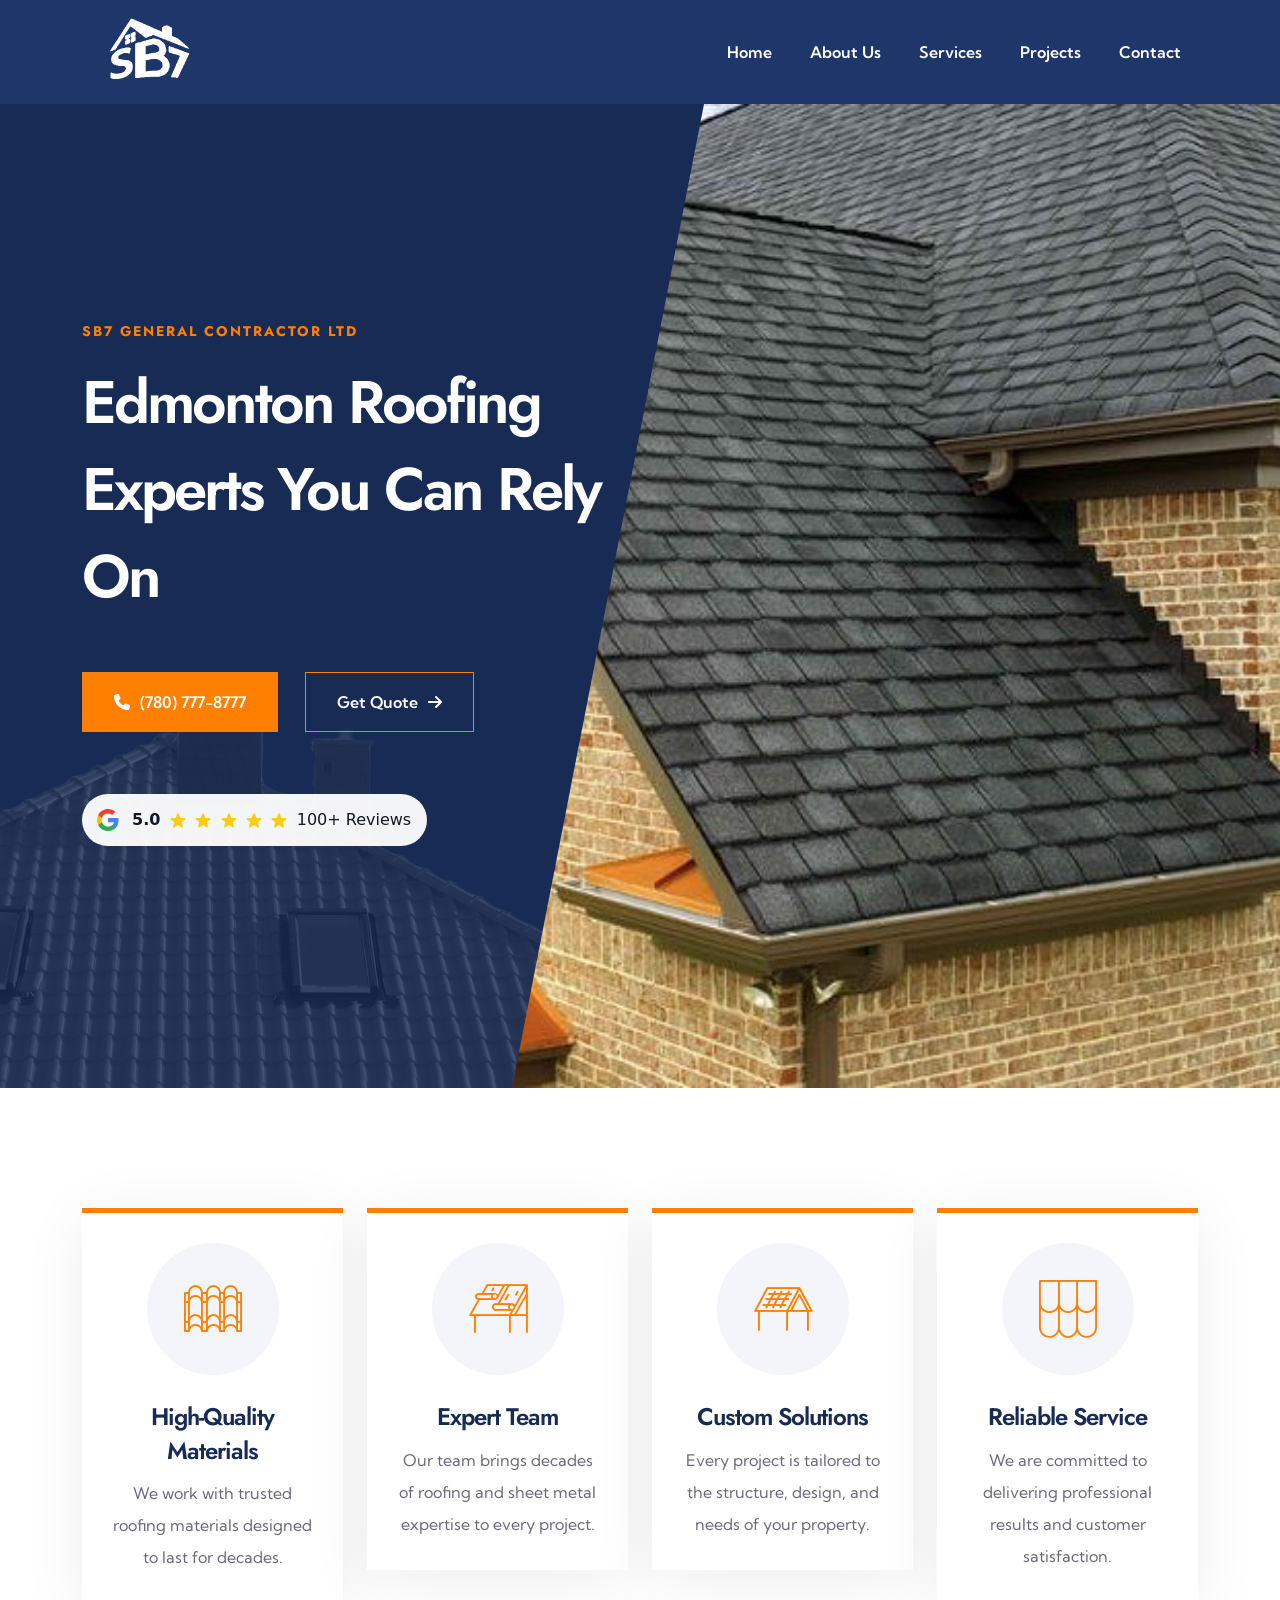
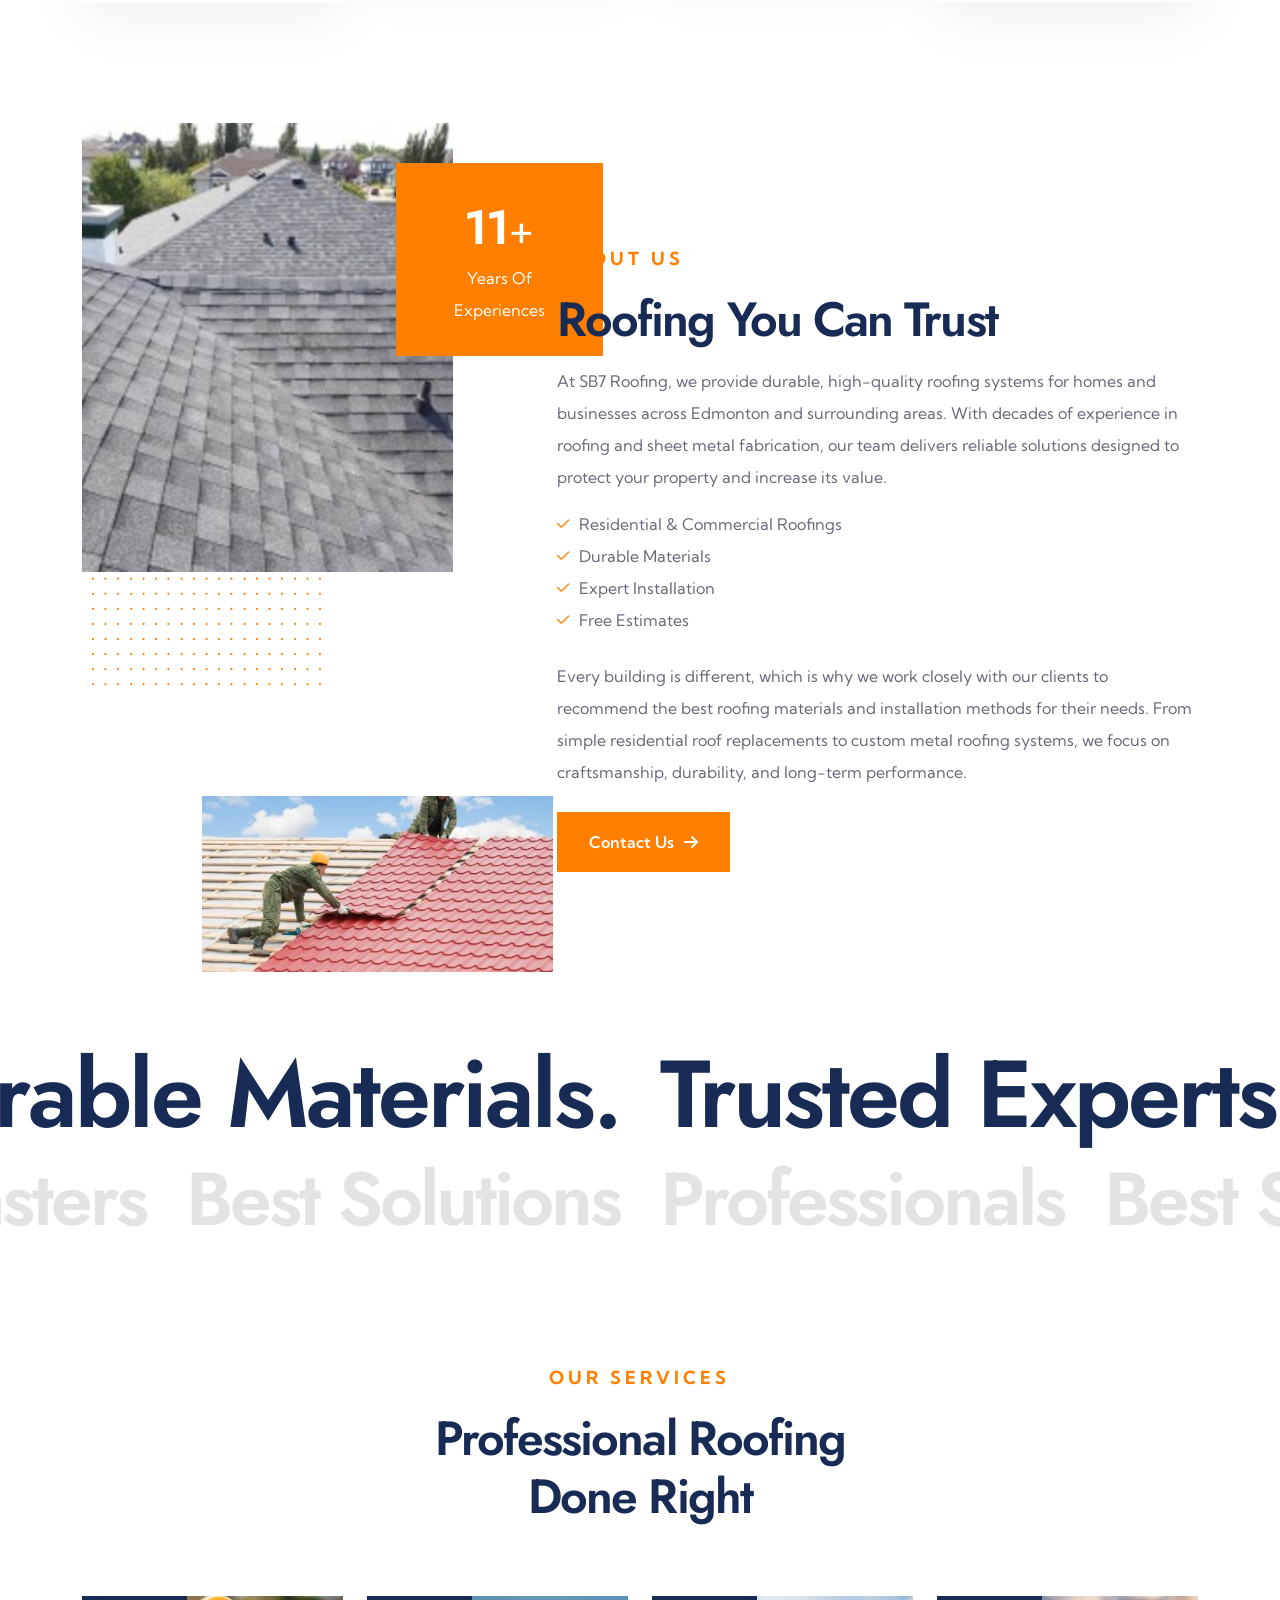
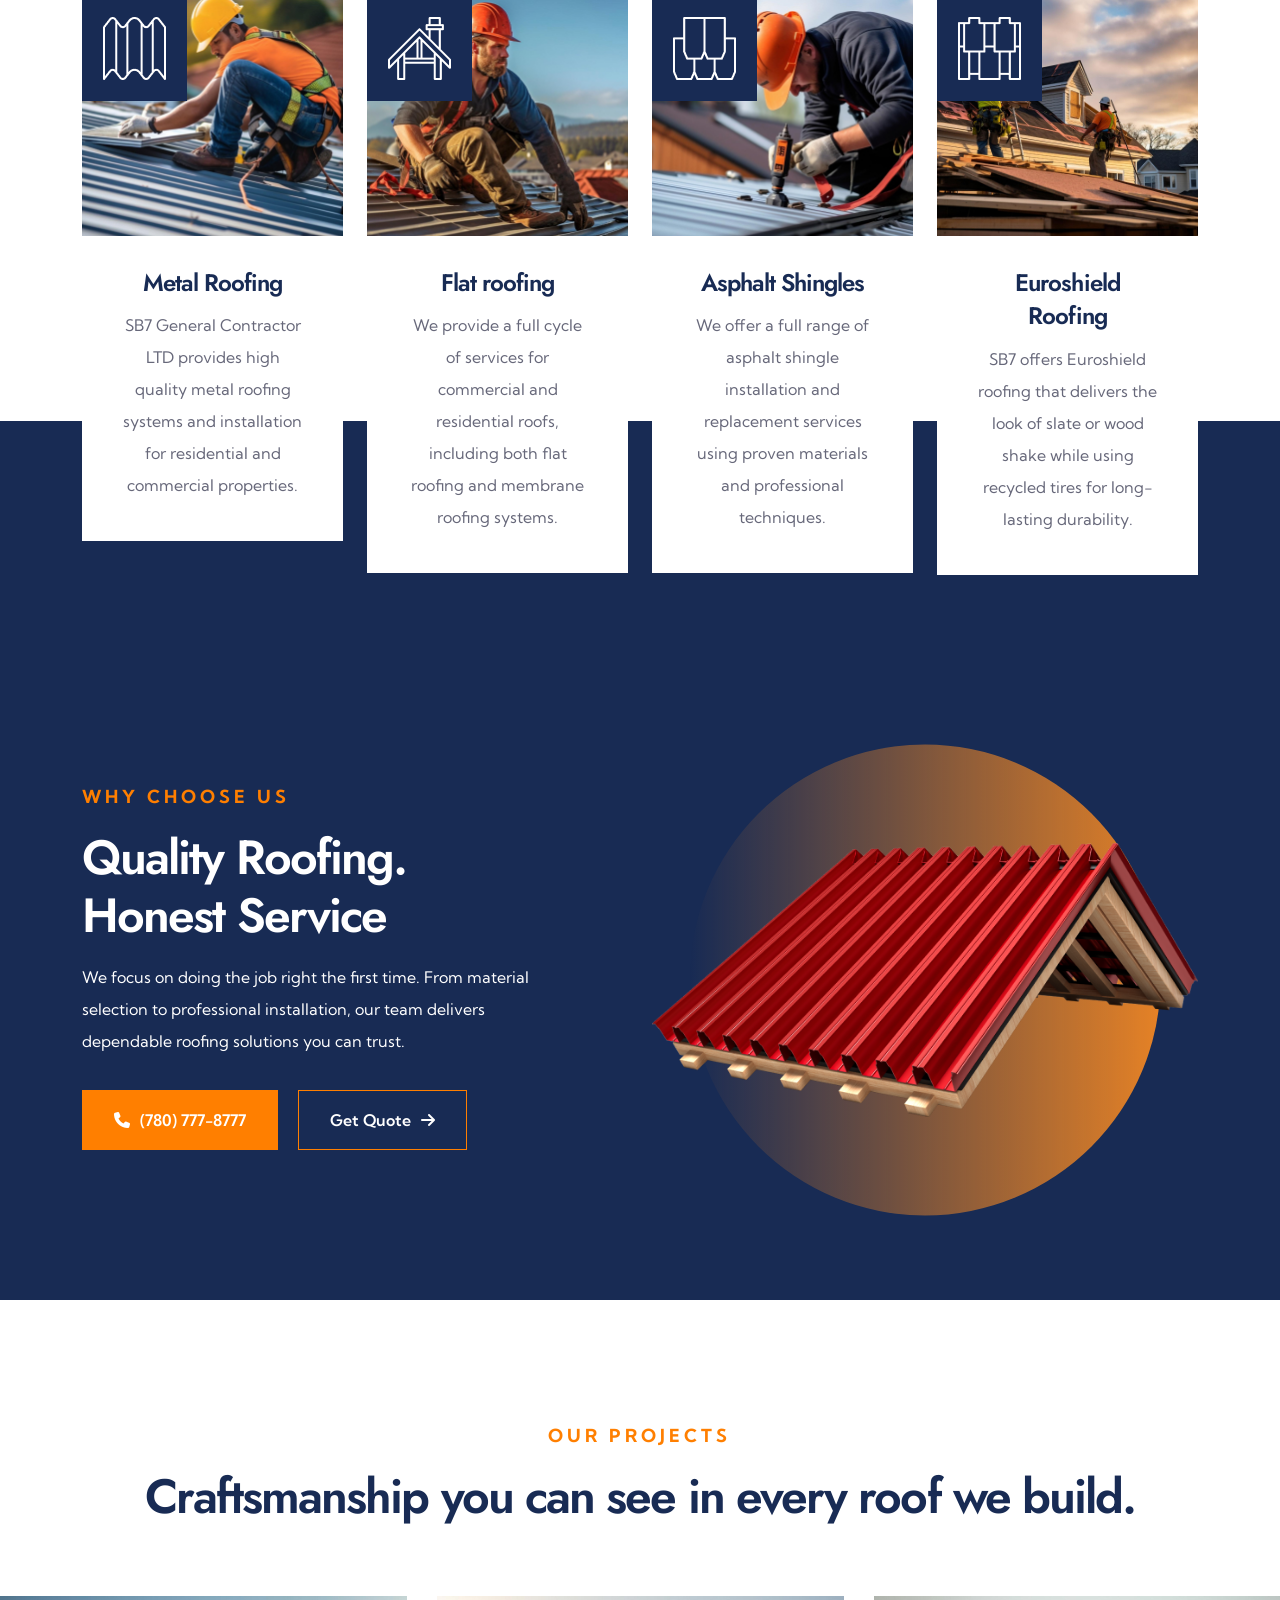
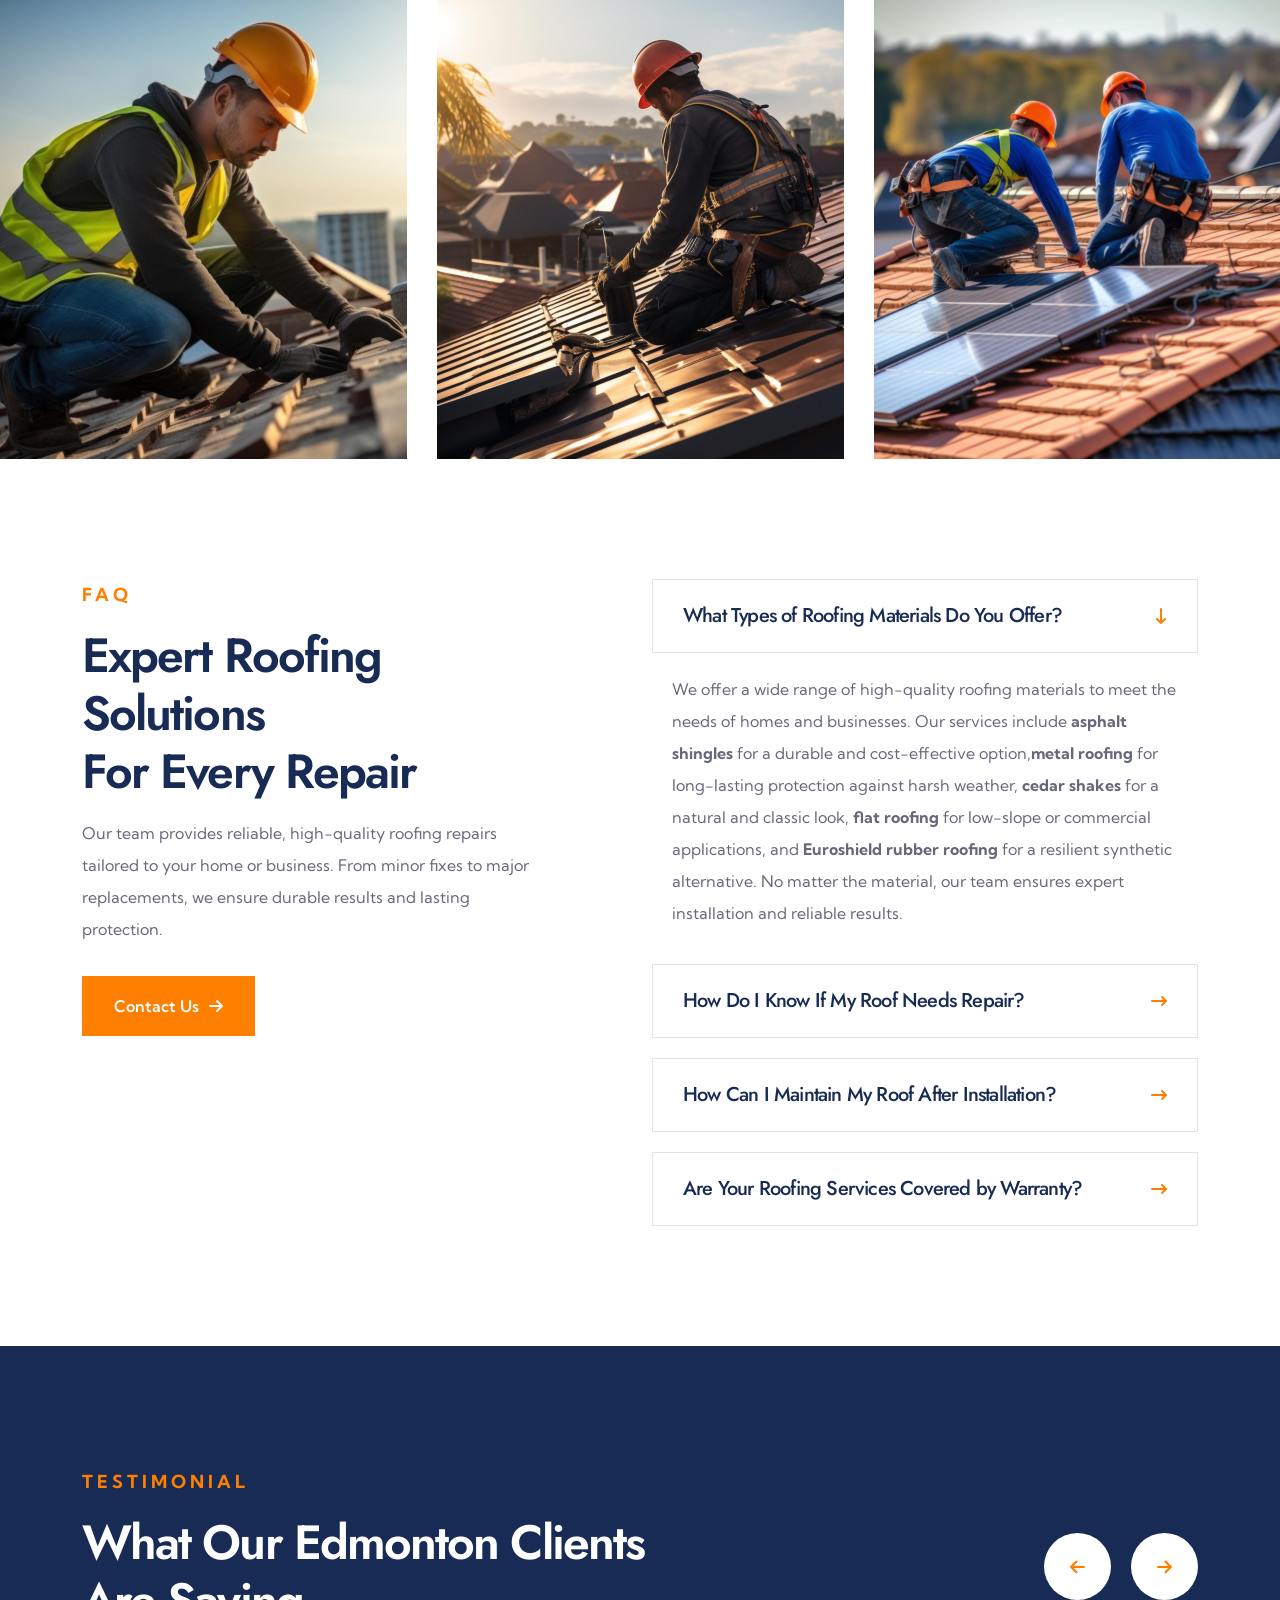
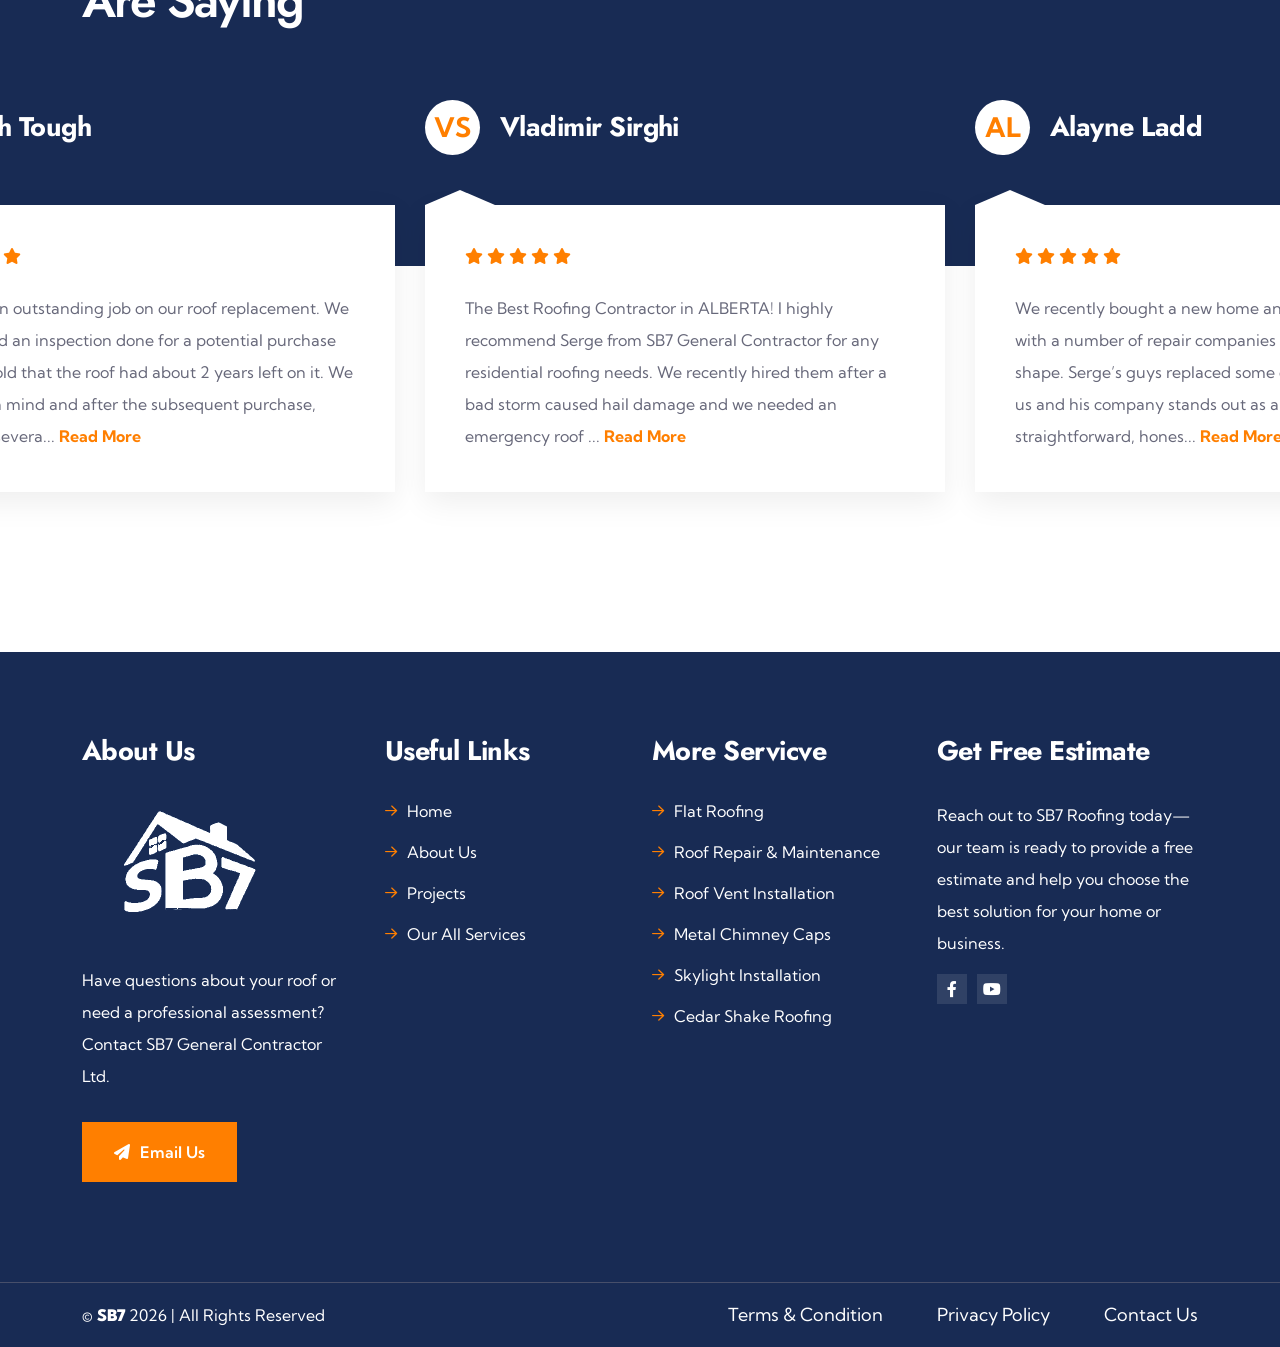
<file: index.html>
<!DOCTYPE html>
<html dir="ltr" lang="zxx">

<head>
    <meta name="viewport" content="width=device-width,initial-scale=1.0" />
    <meta charset="utf-8" />
    <meta name="description"
        content="Trusted roofing services in Edmonton. We specialize in shingles, metal roofs, re-roofing, skylights, and repairs. Quality work and free estimates." />
    <meta name="keywords"
        content="maintenance, remodeling, renovation, repair service, roof, roof repair, roofers, roofing company, roofing services" />

    <meta name="geo.region" content="CA-AB">
    <meta name="geo.placename" content="Edmonton">
    <meta name="geo.position" content="53.5461;-113.48">
    <meta name="ICBM" content="53.5461, -113.48">

    <title>SB7 Roofing Edmonton | Roof Repair, Replacement & Installation
    </title>

    <link rel="icon" type="image/png" href="images/logo/favicon.ico" />

    <link rel="apple-touch-icon" href="images/logo/apple-touch-icon.png" />
    <link rel="apple-touch-icon" sizes="57x57" href="images/logo/apple-touch-icon-57x57.png" />
    <link rel="apple-touch-icon" sizes="72x72" href="images/logo/apple-touch-icon-72x72.png" />
    <link rel="apple-touch-icon" sizes="76x76" href="images/logo/apple-touch-icon-76x76.png" />
    <link rel="apple-touch-icon" sizes="114x114" href="images/logo/apple-touch-icon-114x114.png" />
    <link rel="apple-touch-icon" sizes="120x120" href="images/logo/apple-touch-icon-120x120.png" />
    <link rel="apple-touch-icon" sizes="144x144" href="images/logo/apple-touch-icon-144x144.png" />
    <link rel="apple-touch-icon" sizes="152x152" href="images/logo/apple-touch-icon-152x152.png" />
    <link rel="apple-touch-icon" sizes="180x180" href="images/logo/apple-touch-icon-180x180.png" />

    <link rel="preconnect" href="https://fonts.googleapis.com">
    <link rel="preconnect" href="https://fonts.gstatic.com" crossorigin>
    <link
        href="https://fonts.googleapis.com/css2?family=Jost:ital,wght@0,100..900;1,100..900&family=Kumbh+Sans:wght@100..900&display=swap"
        rel="stylesheet">

    <link rel="stylesheet" href="css/bootstrap.min.css" />
    <link rel="stylesheet" href="css/fontawesome.min.css" />
    <link rel="stylesheet" href="css/rampart-icon.css" />
    <link rel="stylesheet" href="css/magnific-popup.css" />
    <link rel="stylesheet" href="css/slick.css" />
    <link rel="stylesheet" href="css/meanmenu.css" />
    <link rel="stylesheet" href="css/animate.css" />
    <link rel="stylesheet" href="css/style.css" />

    <!--[if lt IE 9]>
    <script src="https://oss.maxcdn.com/html5shiv/3.7.2/html5shiv.min.js"></script>
    <script src="https://oss.maxcdn.com/respond/1.4.2/respond.min.js"></script>
    <![endif]-->

</head>

<body>
    <!-- Preloader Start !-->
    <div id="preloader">
        <div id="preloader-status">
            <div class="preloader-image">
                <img src="images/icon/preloader.gif" alt="preeloader" />
            </div>
        </div>
    </div>
    <!-- Preloader End !-->
    <!-- Header Start !-->
    <header class="header-area style-1 background-gray-light">
        <!-- Header Nav Menu Start -->
        <div class="te-header-menu-area te-sticky-header">
            <div class="container">
                <div class="row">
                    <div class="col-xl-4 col-lg-4 col-md-7 col-7 d-flex align-items-center pr-0 pl-0">
                        <div class="te-logo">
                            <a href="index.html" class="te-standard-logo">
                                <img src="images/logo/logo-white.svg" alt="logo" />
                            </a>
                            <a href="index.html" class="te-sticky-logo">
                                <img src="images/logo/logo-black.svg" alt="logo" />
                            </a>
                            <a href="index.html" class="te-retina-logo">
                                <img src="images/logo/logo-white.svg" alt="logo" />
                            </a>
                        </div>
                        <a href="tel:+17807778777" class="phone-link"><i
                                class="fa-solid fa-phone"></i>&nbsp;(780)777-8777</a>
                    </div>
                    <div class="col-xl-8 col-lg-8 col-md-5 col-5 d-flex align-items-center justify-content-end">
                        <div class="te-menu d-inline-block">
                            <nav id="main-menu" class="te-main-menu">
                                <ul>
                                    <li>
                                        <a href="index.html">Home</a>
                                    </li>
                                    <li><a href="about.html">About Us</a></li>
                                    <li>
                                        <a href="service.html">Services</a>
                                    </li>
                                    <li>
                                        <a href="project.html">Projects</a>
                                    </li>
                                    <li><a href="contact.html">Contact</a></li>
                                </ul>
                            </nav>
                        </div>
                        <!-- Header Button Start !-->
                        <div class="te-header-btn">
                            <a href="tel:+17807778777" class="te-theme-btn style-1"><i class="fa-solid fa-phone"></i>
                                (780)
                                777-8777 </a>
                            <a href="about.html#" class="te-quote-btn">Get Quote <i
                                    class="fa-solid fa-arrow-right"></i></a>
                        </div>

                        <!-- Header Button End !-->
                        <!-- Mobile Menu Toggle Button Start !-->
                        <div class="te-mobile-menu-bar d-lg-none text-end">
                            <a href="index.html#" class="te-mobile-menu-toggle-btn"><i class="fal fa-bars"></i></a>
                        </div>
                        <!-- Mobile Menu Toggle Button End !-->
                    </div>
                </div>
            </div>
        </div>
        <!-- Header Nav Menu End -->
    </header>
    <!-- Header End !-->
    <!-- Menu sidebar Section Start -->
    <div class="te-menu-sidebar-area">
        <div class="te-menu-sidebar-wrapper">
            <div class="te-menu-sidebar-close">
                <button class="te-menu-sidebar-close-btn" id="menu_sidebar_close_btn">
                    <i class="fal fa-times"></i>
                </button>
            </div>
            <div class="te-menu-sidebar-content">
                <div class="te-menu-sidebar-logo">
                    <a href="index.html">
                        <img src="images/logo/logo-black.svg" alt="logo" />
                    </a>
                </div>
                <div class="te-mobile-nav-menu"></div>
                <div class="te-menu-sidebar-content">
                    <div class="te-menu-sidebar-single-widget">
                        <h5 class="te-menu-sidebar-title">Contact Info</h5>
                        <div class="te-header-contact-info">
                            <span><i class="fa-solid fa-location-dot"></i>Edmonton, AB T5V 1R2</span>
                            <span><a href="mailto:info@sb7.ca"><i class="fa-solid fa-envelope"></i>info@sb7.ca</a>
                            </span>
                            <span><a href="tel:+1-780-777-8777"><i
                                        class="fa-solid fa-phone"></i>+1-780-777-8777</a></span>
                        </div>
                        <div class="te-social-profile">
                            <a href="https://www.facebook.com/people/Sb7-General-Contracting-LTD/100057136964860/#"><i
                                    class="fa-brands fa-facebook-f"></i></a>
                            <a href="https://www.youtube.com/@sergebessette1466"><i
                                    class="fa-brands fa-youtube"></i></a>
                        </div>
                    </div>
                </div>
            </div>
        </div>
    </div>
    <!-- Menu sidebar Section Start -->
    <div class="te-body-overlay"></div>

    <!-- Slider Section Start !-->
    <div class="slider-area style-1">
        <div class="te-slider-wrapper">
            <!-- single slider start -->
            <div class="te-single-slider-wrapper">
                <div class="te-single-slider">
                    <div class="te-slider-shape-img">
                        <img src="images/slider/slider-1-shape.png" alt="image">
                    </div>
                    <div class="te-slider-img">
                        <img src="images/slider/slider-1.jpg" alt="image">
                    </div>
                    <div class="container h-100">
                        <div class="te-slider-container">
                            <div class="te-slider-column">
                                <div class="te-slider-content-wrapper">
                                    <div class="te-slider-content">
                                        <span class="te-slider-short-title">SB7 General Contractor Ltd</span>
                                        <h1 class="te-slider-title">Edmonton Roofing Experts You Can Rely On</h1>
                                        <div class="te-slider-btn-wrapper">
                                            <a href="tel:+17807778777" class="te-theme-btn style-1"><i
                                                    class="fa-solid fa-phone"></i> (780) 777-8777 </a>
                                            <a href="about.html" class="te-theme-btn style-2 text-white">Get Quote <i
                                                    class="fa-solid fa-arrow-right"></i></a>
                                        </div>
                                        <!-- Google Reviews section-->

                                        <div class="reviews-container">
                                            <a class="google-reviews"
                                                href="https://www.google.com/search?q=sb7+roofing+reviews"
                                                target="_blank" rel="noopener noreferrer">
                                                <!-- Google G Icon -->
                                                <div class="google-icon">
                                                    <svg viewBox="0 0 24 24" width="24" height="24">
                                                        <path
                                                            d="M22.56 12.25c0-.78-.07-1.53-.2-2.25H12v4.26h5.92c-.26 1.37-1.04 2.53-2.21 3.31v2.77h3.57c2.08-1.92 3.28-4.74 3.28-8.09z"
                                                            fill="#4285F4"></path>
                                                        <path
                                                            d="M12 23c2.97 0 5.46-.98 7.28-2.66l-3.57-2.77c-.98.66-2.23 1.06-3.71 1.06-2.86 0-5.29-1.93-6.16-4.53H2.18v2.84C3.99 20.53 7.7 23 12 23z"
                                                            fill="#34A853"></path>
                                                        <path
                                                            d="M5.84 14.09c-.22-.66-.35-1.36-.35-2.09s.13-1.43.35-2.09V7.07H2.18C1.43 8.55 1 10.22 1 12s.43 3.45 1.18 4.93l2.85-2.22.81-.62z"
                                                            fill="#FBBC05"></path>
                                                        <path
                                                            d="M12 5.38c1.62 0 3.06.56 4.21 1.64l3.15-3.15C17.45 2.09 14.97 1 12 1 7.7 1 3.99 3.47 2.18 7.07l3.66 2.84c.87-2.6 3.3-4.53 6.16-4.53z"
                                                            fill="#EA4335"></path>
                                                    </svg>
                                                </div> <!-- Rating & Reviews -->
                                                <div class="google-stars"> <strong>5.0</strong>
                                                    <div class="flex gap-0.5"> <svg fill="currentColor"
                                                            viewBox="0 0 20 20">
                                                            <path
                                                                d="M9.049 2.927c.3-.921 1.603-.921 1.902 0l1.07 3.292a1 1 0 00.95.69h3.462c.969 0 1.371 1.24.588 1.81l-2.8 2.034a1 1 0 00-.364 1.118l1.07 3.292c.3.921-.755 1.688-1.54 1.118l-2.8-2.034a1 1 0 00-1.175 0l-2.8 2.034c-.784.57-1.838-.197-1.539-1.118l1.07-3.292a1 1 0 00-.364-1.118L2.98 8.72c-.783-.57-.38-1.81.588-1.81h3.461a1 1 0 00.951-.69l1.07-3.292z">
                                                            </path>
                                                        </svg> <svg fill=" currentColor" viewBox="0 0 20 20">
                                                            <path
                                                                d="M9.049 2.927c.3-.921 1.603-.921 1.902 0l1.07 3.292a1 1 0 00.95.69h3.462c.969 0 1.371 1.24.588 1.81l-2.8 2.034a1 1 0 00-.364 1.118l1.07 3.292c.3.921-.755 1.688-1.54 1.118l-2.8-2.034a1 1 0 00-1.175 0l-2.8 2.034c-.784.57-1.838-.197-1.539-1.118l1.07-3.292a1 1 0 00-.364-1.118L2.98 8.72c-.783-.57-.38-1.81.588-1.81h3.461a1 1 0 00.951-.69l1.07-3.292z">
                                                            </path>
                                                        </svg> <svg fill=" currentColor" viewBox="0 0 20 20">
                                                            <path
                                                                d="M9.049 2.927c.3-.921 1.603-.921 1.902 0l1.07 3.292a1 1 0 00.95.69h3.462c.969 0 1.371 1.24.588 1.81l-2.8 2.034a1 1 0 00-.364 1.118l1.07 3.292c.3.921-.755 1.688-1.54 1.118l-2.8-2.034a1 1 0 00-1.175 0l-2.8 2.034c-.784.57-1.838-.197-1.539-1.118l1.07-3.292a1 1 0 00-.364-1.118L2.98 8.72c-.783-.57-.38-1.81.588-1.81h3.461a1 1 0 00.951-.69l1.07-3.292z">
                                                            </path>
                                                        </svg> <svg fill="currentColor" viewBox="0 0 20 20">
                                                            <path
                                                                d="M9.049 2.927c.3-.921 1.603-.921 1.902 0l1.07 3.292a1 1 0 00.95.69h3.462c.969 0 1.371 1.24.588 1.81l-2.8 2.034a1 1 0 00-.364 1.118l1.07 3.292c.3.921-.755 1.688-1.54 1.118l-2.8-2.034a1 1 0 00-1.175 0l-2.8 2.034c-.784.57-1.838-.197-1.539-1.118l1.07-3.292a1 1 0 00-.364-1.118L2.98 8.72c-.783-.57-.38-1.81.588-1.81h3.461a1 1 0 00.951-.69l1.07-3.292z">
                                                            </path>
                                                        </svg> <svg fill="currentColor" viewBox="0 0 20 20">
                                                            <path
                                                                d="M9.049 2.927c.3-.921 1.603-.921 1.902 0l1.07 3.292a1 1 0 00.95.69h3.462c.969 0 1.371 1.24.588 1.81l-2.8 2.034a1 1 0 00-.364 1.118l1.07 3.292c.3.921-.755 1.688-1.54 1.118l-2.8-2.034a1 1 0 00-1.175 0l-2.8 2.034c-.784.57-1.838-.197-1.539-1.118l1.07-3.292a1 1 0 00-.364-1.118L2.98 8.72c-.783-.57-.38-1.81.588-1.81h3.461a1 1 0 00.951-.69l1.07-3.292z">
                                                            </path>
                                                        </svg> </div> <span>100+
                                                        Reviews</span>
                                                </div>
                                            </a>
                                        </div>


                                    </div>
                                </div>
                            </div>
                            <div class="te-slider-column">

                            </div>
                        </div>
                    </div>
                </div>
            </div>
            <!-- single slider end -->

        </div>
    </div>
    <!-- Slider Section End !-->
    <!-- Process Step Area Start -->
    <div class="te-process-step-area style-1 te-py-120">
        <div class="container">
            <div class="row gy-5">
                <!-- Single Info Card Start !-->
                <div class="col-12 col-md-6 col-lg-3 wow fadeInUp" data-wow-delay="0ms" data-wow-duration="1500ms">
                    <div class="te-info-card style-5 te-content-center">
                        <div class="te-info-card-inner">
                            <div class="te-icon">
                                <i class="rampart-icon-roof11"></i>
                            </div>
                            <div class="te-content-wrapper">
                                <div class="te-title-wrapper">
                                    <h3 class="te-title">High-Quality Materials</h3>
                                </div>
                                <div class="te-content">
                                    <p class="te-desc">We work with trusted roofing materials designed to last for
                                        decades.</p>
                                </div>
                            </div>
                        </div>
                    </div>
                </div>
                <!-- Single Info Card End !-->
                <!-- Single Info Card Start !-->
                <div class="col-12 col-md-6 col-lg-3 wow fadeInUp" data-wow-delay="200ms" data-wow-duration="1500ms">
                    <div class="te-info-card style-5 te-content-center">
                        <div class="te-info-card-inner">
                            <div class="te-icon">
                                <i class="rampart-icon-roof2"></i>
                            </div>
                            <div class="te-content-wrapper">
                                <div class="te-title-wrapper">
                                    <h3 class="te-title">Expert Team</h3>
                                </div>
                                <div class="te-content">
                                    <p class="te-desc">Our team brings decades of roofing and sheet metal expertise to
                                        every project.</p>
                                </div>
                            </div>
                        </div>
                    </div>
                </div>
                <!-- Single Info Card End !-->
                <!-- Single Info Card Start !-->
                <div class="col-12 col-md-6 col-lg-3 wow fadeInUp" data-wow-delay="400ms" data-wow-duration="1500ms">
                    <div class="te-info-card style-5 te-content-center">
                        <div class="te-info-card-inner">
                            <div class="te-icon">
                                <i class="rampart-icon-roof3"></i>
                            </div>
                            <div class="te-content-wrapper">
                                <div class="te-title-wrapper">
                                    <h3 class="te-title">Custom Solutions</h3>
                                </div>
                                <div class="te-content">
                                    <p class="te-desc">Every project is tailored to the structure, design, and needs of
                                        your property.</p>
                                </div>
                            </div>
                        </div>
                    </div>
                </div>
                <!-- Single Info Card End !-->
                <!-- Single Info Card Start !-->
                <div class="col-12 col-md-6 col-lg-3 wow fadeInUp" data-wow-delay="600ms" data-wow-duration="1500ms">
                    <div class="te-info-card style-5 te-content-center">
                        <div class="te-info-card-inner">
                            <div class="te-icon">
                                <i class="rampart-icon-roof7"></i>
                            </div>
                            <div class="te-content-wrapper">
                                <div class="te-title-wrapper">
                                    <h3 class="te-title">Reliable Service</h3>
                                </div>
                                <div class="te-content">
                                    <p class="te-desc">We are committed to delivering professional results and customer
                                        satisfaction.</p>
                                </div>
                            </div>
                        </div>
                    </div>
                </div>
                <!-- Single Info Card End !-->
            </div>
        </div>
    </div>
    <!-- Process Step Area End -->
    <!-- About Us Area Start -->
    <div class="about-us-area style-1">
        <div class="container">
            <div class="row">
                <div class="col-xxl-6 col-xl-5 wow fadeInLeft" data-wow-delay="0ms" data-wow-duration="1500ms">
                    <div class="te-about-image-card style-2">
                        <div class="te-main-img-wrapper">
                            <div class="te-main-img-inner">
                                <img class="tilt-animate" src="images/about/v-2/about-1.jpg" alt="about card img">

                                <div class="te-img-card-shape">
                                    <img src="images/about/v-2/shape.png" alt="about card shape image">
                                </div>
                                <div class="te-company-foundation-wrapper">
                                    <div class="te-company-foundation">
                                        <div class="te-counter-wrapper">
                                            <h1 class="counter">30</h1><span class="suffix">+</span>
                                        </div>
                                        <span class="title">Years Of <br> Experiences</span>
                                    </div>
                                </div>
                                <div class="te-another-image">
                                    <div class="te-another-image-inner">
                                        <img class="tilt-animate" src="images/about/v-2/about-2.jpg"
                                            alt="about card img">
                                    </div>
                                </div>
                            </div>
                        </div>
                    </div>
                </div>
                <div class="col-xxl-6 col-xl-7 align-self-center wow fadeInRight" data-wow-delay="100ms"
                    data-wow-duration="1500ms">
                    <div class="te-section-title mb-0">
                        <div class="te-section-content">
                            <div class="short-title-wrapper">
                                <span class="short-title">ABOUT US</span>
                            </div>
                            <h2 class="title">Roofing You Can Trust</h2>
                            <div class="te-section-desc">
                                <p>At SB7 Roofing, we provide durable, high-quality roofing systems for homes and
                                    businesses across Edmonton and surrounding areas. With decades of experience in
                                    roofing and sheet metal fabrication, our team delivers reliable solutions designed
                                    to protect your property and increase its value.</p>
                            </div>
                        </div>
                    </div>
                    <div class="te-list-item-wrapper">
                        <div class="te-list-item style-1">
                            <span class="icon"><i class="fa-regular fa-check"></i></span>
                            <span class="text">Residential & Commercial Roofings</span>
                        </div>
                        <div class="te-list-item style-1">
                            <span class="icon"><i class="fa-regular fa-check"></i></span>
                            <span class="text">Durable Materials</span>
                        </div>
                        <div class="te-list-item style-1">
                            <span class="icon"><i class="fa-regular fa-check"></i></span>
                            <span class="text">Expert Installation</span>
                        </div>
                        <div class="te-list-item style-1">
                            <span class="icon"><i class="fa-regular fa-check"></i></span>
                            <span class="text">Free Estimates</span>
                        </div>
                    </div>
                    <p class="mt-4">Every building is different, which is why we work closely with our clients to
                        recommend the best roofing materials and installation methods for their needs. From simple
                        residential roof replacements to custom metal roofing systems, we focus on craftsmanship,
                        durability, and long-term performance.</p>
                    <div class="btn-wrapper mt-4">
                        <a href="about.html" class="te-theme-btn style-1">Contact Us <i
                                class="fa-solid fa-arrow-right"></i></a>
                    </div>
                </div>
            </div>
        </div>
    </div>
    <!-- About Us Area End -->

    <!-- Marquee Area Start !-->
    <div class="te-marquee-area style-1 wow fadeInUp" data-wow-delay="100ms" data-wow-duration="1500ms">
        <div class="te-marquee-wrapper first-te-marquee">
            <div class="single-te-marquee">
                <span class="te-marquee-title">Trusted Experts .</span>
            </div>
            <div class="single-te-marquee">
                <span class="te-marquee-title">Reliable Roofs .</span>
            </div>
            <div class="single-te-marquee">
                <span class="te-marquee-title">Roofing solutions .</span>
            </div>
            <div class="single-te-marquee">
                <span class="te-marquee-title">Durable Materials.</span>
            </div>
            <div class="single-te-marquee">
                <span class="te-marquee-title">Trusted Experts .</span>
            </div>
            <div class="single-te-marquee">
                <span class="te-marquee-title">Reliable Roofs .</span>
            </div>
            <div class="single-te-marquee">
                <span class="te-marquee-title">Roofing solutions .</span>
            </div>
            <div class="single-te-marquee">
                <span class="te-marquee-title">Durable Materials.</span>
            </div>
        </div>
        <div class="te-marquee-wrapper second-te-marquee">
            <div class="single-te-marquee">
                <span class="te-marquee-title">professionals</span>
            </div>
            <div class="single-te-marquee">
                <span class="te-marquee-title">Best Solutions</span>
            </div>
            <div class="single-te-marquee">
                <span class="te-marquee-title">Roof Masters</span>
            </div>
            <div class="single-te-marquee">
                <span class="te-marquee-title">Best Solutions</span>
            </div>
            <div class="single-te-marquee">
                <span class="te-marquee-title">professionals</span>
            </div>
            <div class="single-te-marquee">
                <span class="te-marquee-title">Best Solutions</span>
            </div>
            <div class="single-te-marquee">
                <span class="te-marquee-title">Roof Masters</span>
            </div>
            <div class="single-te-marquee">
                <span class="te-marquee-title">Best Solutions</span>
            </div>
        </div>
    </div>
    <!-- Marquee Area End !-->

    <!-- Feature Area Start-->
    <div class="feature-area style-1 te-py-120">
        <div class="container">
            <!-- Section Title Start -->
            <div class="row wow fadeInDown" data-wow-delay="100ms" data-wow-duration="1500ms">
                <div class="col-12">
                    <div class="te-section-title justify-content-center text-center">
                        <div class="te-section-content">
                            <div class="short-title-wrapper">
                                <span class="short-title">OUR SERVICES</span>
                            </div>
                            <h2 class="title">Professional Roofing <br /> Done Right</h2>
                        </div>
                    </div>
                </div>
            </div>
            <!-- Section Title End -->
            <div class="row gy-5">
                <!-- single Info Card start -->
                <div class="col-md-6 col-lg-3 wow fadeInUp" data-wow-delay="0ms" data-wow-duration="1500ms">
                    <div class="te-info-card style-1 te-content-center">
                        <div class="te-info-card-inner">
                            <div class="te-image-wrapper">
                                <div class="image">
                                    <img src="images/service/v-1/service-3.jpg" alt="image" />
                                </div>
                                <div class="te-icon">
                                    <img src="images/icon/info-card/v-1/icon-3.png" alt="image" />
                                </div>
                            </div>
                            <div class="te-content-wrapper">
                                <div class="te-title-wrapper">
                                    <h3 class="te-title"><a href="service.html">Metal Roofing</a></h3>
                                </div>
                                <div class="te-content">
                                    <p class="te-desc">SB7 General Contractor LTD provides high quality
                                        metal roofing systems and installation for residential and commercial
                                        properties.
                                    </p>
                                </div>
                            </div>
                        </div>
                    </div>
                </div>
                <!-- single Info Card End -->
                <!-- single Info Card Start -->
                <div class="col-md-6 col-lg-3 wow fadeInUp" data-wow-delay="400ms" data-wow-duration="1500ms">
                    <div class="te-info-card style-1 te-content-center">
                        <div class="te-info-card-inner">
                            <div class="te-image-wrapper">
                                <div class="image">
                                    <img src="images/service/v-1/service-2.jpg" alt="image" />
                                </div>
                                <div class="te-icon">
                                    <img src="images/icon/info-card/v-1/icon-2.png" alt="image" />
                                </div>
                            </div>
                            <div class="te-content-wrapper">
                                <div class="te-title-wrapper">
                                    <h3 class="te-title"><a href="service.html">Flat roofing</a></h3>
                                </div>
                                <div class="te-content">
                                    <p class="te-desc">We provide a full cycle of services for commercial and
                                        residential roofs, including both flat roofing and membrane roofing systems.</p>
                                </div>
                            </div>
                        </div>
                    </div>
                </div>
                <!-- single Info Card End -->
                <!-- single Info Card Start -->
                <div class="col-md-6 col-lg-3 wow fadeInUp" data-wow-delay="800ms" data-wow-duration="1500ms">
                    <div class="te-info-card style-1 te-content-center">
                        <div class="te-info-card-inner">
                            <div class="te-image-wrapper">
                                <div class="image">
                                    <img src="images/service/v-1/service-1.jpg" alt="image" />
                                </div>
                                <div class="te-icon">
                                    <img src="images/icon/info-card/v-1/icon-1.png" alt="image" />
                                </div>
                            </div>
                            <div class="te-content-wrapper">
                                <div class="te-title-wrapper">
                                    <h3 class="te-title"><a href="service.html">Asphalt Shingles</a></h3>
                                </div>
                                <div class="te-content">
                                    <p class="te-desc">We offer a full range of asphalt shingle installation and
                                        replacement
                                        services using proven materials and professional techniques. </p>
                                </div>
                            </div>
                        </div>
                    </div>
                </div>
                <!-- single Info Card End -->

                <!-- single Info Card start -->
                <div class="col-md-6 col-lg-3 wow fadeInUp" data-wow-delay="1200ms" data-wow-duration="1500ms">
                    <div class="te-info-card style-1 te-content-center">
                        <div class="te-info-card-inner">
                            <div class="te-image-wrapper">
                                <div class="image">
                                    <img src="images/service/v-1/service-4.jpg" alt="image" />
                                </div>
                                <div class="te-icon">
                                    <img src="images/icon/info-card/v-1/icon-4.png" alt="image" />
                                </div>
                            </div>
                            <div class="te-content-wrapper">
                                <div class="te-title-wrapper">
                                    <h3 class="te-title"><a href="service.html">Euroshield Roofing</a></h3>
                                </div>
                                <div class="te-content">
                                    <p class="te-desc">SB7 offers Euroshield roofing that delivers the look of slate
                                        or wood shake while using recycled tires for long-lasting durability.
                                    </p>
                                </div>
                            </div>
                        </div>
                    </div>
                </div>
                <!-- single Info Card End -->
            </div>
        </div>
    </div>
    <!-- Feature Area End !-->

    <!-- Promotional Area Start -->
    <div class="promotional-area style-1 background-gray-900">
        <div class="container">
            <div class="row">
                <div class="col-lg-5 wow fadeInLeft" data-wow-delay="100ms" data-wow-duration="1500ms">
                    <div class="te-section-title mb-0">
                        <div class="te-section-content">
                            <div class="short-title-wrapper">
                                <span class="short-title only-divider">Why Choose Us</span>
                            </div>
                            <h2 class="title text-white">Quality Roofing. Honest Service</h2>
                            <div class="te-section-desc text-white">
                                <p>We focus on doing the job right the first time. From material selection to
                                    professional installation, our team delivers dependable roofing solutions you can
                                    trust.</p>
                            </div>
                        </div>
                    </div>
                    <div class="te-slider-btn-wrapper mt-5">
                        <a href="tel:+17807778777" class="te-theme-btn style-1"><i class="fa-solid fa-phone"></i> (780)
                            777-8777 </a>

                        <a href="about.html#" class="te-theme-btn style-2 text-white">Get Quote <i
                                class="fa-solid fa-arrow-right"></i></a>
                    </div>
                </div>
                <div class="col-lg-6 offset-lg-1 align-self-center wow fadeInRight" data-wow-delay="200ms"
                    data-wow-duration="1500ms">
                    <div class="promotional-image-wrapper">
                        <div class="image text-right">
                            <img src="images/cta/image-1.png" alt="image">
                            <div class="circle-gradient"></div>
                        </div>
                    </div>
                </div>
            </div>
        </div>
    </div>
    <!-- Promotional Area End -->
    <!-- Portfolio Card Slider Area Start -->
    <div class="portfolio-slider-area style-1 te-py-120">
        <div class="container">
            <!-- Section Title Start -->
            <div class="row">
                <div class="col-12">
                    <div class="te-section-title justify-content-center text-center">
                        <div class="te-section-content">
                            <div class="short-title-wrapper">
                                <span class="short-title">OUR PROJECTS</span>
                            </div>
                            <h2 class="title">Craftsmanship you can see in every roof we build. </h2>
                        </div>
                    </div>
                </div>
            </div>
            <!-- Section Title End -->
        </div>
        <div class="portfolio-slider-wrapper">
            <div class="portfolio-slider-slick-item">
                <div class="portfolio-slider-card style-1">
                    <div class="image">
                        <img src="images/portfolio-slider/p1.jpg" alt="image">
                    </div>
                    <div class="content">
                        <h3 class="title"><a href="index.html#">Roof Replacement</a></h3>
                        <span class="sub-title">Roof Services</span>
                    </div>
                </div>
            </div>
            <div class="portfolio-slider-slick-item">
                <div class="portfolio-slider-card style-1">
                    <div class="image">
                        <img src="images/portfolio-slider/p2.jpg" alt="image">
                    </div>
                    <div class="content">
                        <h3 class="title"><a href="index.html#">Roof Repair</a></h3>
                        <span class="sub-title">Roof Services</span>
                    </div>
                </div>
            </div>
            <div class="portfolio-slider-slick-item">
                <div class="portfolio-slider-card style-1">
                    <div class="image">
                        <img src="images/portfolio-slider/p4.jpg" alt="image">
                    </div>
                    <div class="content">
                        <h3 class="title"><a href="index.html#">Roof Maintenance</a></h3>
                        <span class="sub-title">Roof Services</span>
                    </div>
                </div>
            </div>
            <div class="portfolio-slider-slick-item">
                <div class="portfolio-slider-card style-1">
                    <div class="image">
                        <img src="images/portfolio-slider/p1.jpg" alt="image">
                    </div>
                    <div class="content">
                        <h3 class="title"><a href="index.html#">Skylights</a></h3>
                        <span class="sub-title">Roof Services</span>
                    </div>
                </div>
            </div>
        </div>
    </div>
    <!-- Portfolio Card Slider Area End -->
    <!-- FAQ Area Start -->
    <div class="faq-area style-1 te-pb-120">
        <div class="container">
            <div class="row">
                <div class="col-xl-5 wow fadeInLeft" data-wow-delay="100ms" data-wow-duration="1500ms">
                    <div class="te-section-title">
                        <div class="te-section-content">
                            <div class="short-title-wrapper">
                                <span class="short-title only-divider">FAQ</span>
                            </div>
                            <h2 class="title">Expert Roofing Solutions <br /> For Every Repair</h2>
                            <div class="te-section-desc">
                                <p class="">Our team provides reliable, high-quality roofing repairs tailored to your
                                    home or business. From minor fixes to major replacements, we ensure durable results
                                    and lasting protection.</p>
                            </div>
                            <div class="te-btn-wrapper">
                                <a href="contact.html" class="te-theme-btn">Contact Us <i
                                        class="fa-solid fa-arrow-right"></i></a>
                            </div>
                        </div>
                    </div>
                </div>
                <div class="col-xl-6 offset-xl-1 order-2 order-xxl-1 order-xl-1 wow fadeInRight" data-wow-delay="200ms"
                    data-wow-duration="1500ms">
                    <!-- Accordion Start -->
                    <div class="accordion-wrapper">
                        <div class="te-accordion-box-wrapper" id="faq_list">
                            <!-- Single Accordion Start -->
                            <div class="te-accordion-list-item">
                                <div id="headingOne">
                                    <div class="te-accordion-head" role="button" data-bs-toggle="collapse"
                                        data-bs-target="#collapseOne" aria-expanded="true" aria-controls="collapseOne">
                                        <h3 class="te-accordion-title">What Types of Roofing Materials Do You Offer?
                                        </h3>
                                    </div>
                                </div>
                                <div id="collapseOne" class="accordion-collapse collapse show"
                                    aria-labelledby="headingOne" data-bs-parent="#faq_list">
                                    <div class="te-accordion-body">
                                        <p>We offer a wide range of high-quality roofing materials to meet the needs of
                                            homes and businesses. Our services include <strong>asphalt shingles</strong>
                                            for a durable
                                            and cost-effective option,<strong>metal roofing</strong> for long-lasting
                                            protection against
                                            harsh weather, <strong>cedar shakes</strong> for a natural and classic look,
                                            <strong>flat roofing</strong> for
                                            low-slope or commercial applications, and <strong>Euroshield rubber
                                                roofing</strong> for a
                                            resilient synthetic alternative. No matter the material, our team ensures
                                            expert installation and reliable results.
                                        </p>
                                    </div>
                                </div>
                            </div>
                            <!-- Single Accordion End -->
                            <!-- Single Accordion Start -->
                            <div class="te-accordion-list-item">
                                <div id="headingTwo">
                                    <div class="te-accordion-head collapsed" role="button" data-bs-toggle="collapse"
                                        data-bs-target="#collapseTwo" aria-expanded="false" aria-controls="collapseTwo">
                                        <h3 class="te-accordion-title">How Do I Know If My Roof Needs Repair?</h3>
                                    </div>
                                </div>
                                <div id="collapseTwo" class="accordion-collapse collapse" aria-labelledby="headingTwo"
                                    data-bs-parent="#faq_list">
                                    <div class="te-accordion-body">
                                        <p>You may need a roof repair if you notice signs of damage or wear. Common
                                            indicators include <strong>missing</strong>, <strong>cracked</strong>, or
                                            <strong>curling shingles</strong>, <strong>leaks</strong> or <strong>water
                                                stains</strong>
                                            inside your home, <strong>damaged flashing</strong>, or <strong>granules
                                                from shingles</strong>
                                            collecting in gutters. Other warning signs can be <strong>sagging
                                                areas</strong>, <strong>moss or
                                                algae growth</strong>, or <strong>excessive age</strong>—most roofs last
                                            20–30 years depending on the
                                            material. If you’re unsure, our experts at SB7 Roofing can inspect your roof
                                            and provide a professional assessment to prevent small issues from becoming
                                            costly problems.
                                        </p>
                                    </div>
                                </div>
                            </div>
                            <!-- Single Accordion End -->
                            <!-- Single Accordion Start -->
                            <div class="te-accordion-list-item">
                                <div id="headingThree">
                                    <div class="te-accordion-head collapsed" role="button" data-bs-toggle="collapse"
                                        data-bs-target="#collapseThree" aria-expanded="false"
                                        aria-controls="collapseThree">
                                        <h3 class="te-accordion-title">How Can I Maintain My Roof After Installation?
                                        </h3>
                                    </div>
                                </div>
                                <div id="collapseThree" class="accordion-collapse collapse"
                                    aria-labelledby="headingThree" data-bs-parent="#faq_list">
                                    <div class="te-accordion-body">
                                        <p>Proper maintenance helps extend the life of your roof and prevents costly
                                            repairs. Regularly <strong>inspect</strong> your roof for damaged or missing
                                            shingles, check
                                            for <strong>leaks</strong> or <strong>water stains</strong>, and keep
                                            <strong>gutters</strong> and downspouts clear of debris.
                                            Trim overhanging branches that could damage your roof during storms, and
                                            remove moss or algae buildup when needed. It’s also a good idea to schedule
                                            a <strong>professional</strong> roof inspection every few years to catch
                                            issues early.
                                            Following these steps ensures your roof stays strong and reliable for years
                                            to come.
                                        </p>
                                    </div>
                                </div>
                            </div>
                            <!-- Single Accordion End -->
                            <!-- Single Accordion Start -->
                            <div class="te-accordion-list-item">
                                <div id="headingFour">
                                    <div class="te-accordion-head collapsed" role="button" data-bs-toggle="collapse"
                                        data-bs-target="#collapseFour" aria-expanded="false"
                                        aria-controls="collapseFour">
                                        <h3 class="te-accordion-title">Are Your Roofing Services Covered by Warranty?
                                        </h3>
                                    </div>
                                </div>
                                <div id="collapseFour" class="accordion-collapse collapse" aria-labelledby="headingFour"
                                    data-bs-parent="#faq_list">
                                    <div class="te-accordion-body">
                                        <p>Yes — when you choose SB7 Roofing, many of the roofing materials we
                                            install come with <strong>strong manufacturer warranties</strong>, and the
                                            company also backs
                                            its work with a <strong>workmanship guarantee</strong>. For example, asphalt
                                            shingles
                                            installed through SB7 come with <strong>30‑ to 50‑year product warranties on
                                                the
                                                materials</strong>, and each roofing job includes a <strong> 5‑year
                                                workmanship
                                                guarantee</strong> on
                                            the installation itself, giving you added peace of mind that both the
                                            product and the installation are protected.</p>
                                    </div>
                                </div>
                            </div>
                            <!-- Single Accordion End -->
                        </div>

                    </div>
                    <!-- Accordion End -->
                </div>
            </div>
        </div>
    </div>
    <!-- FAQ Area End -->
    <div class="testimonial-bg style-3 background-gray-900"></div>
    <!-- Testimonial Area Start -->
    <div class="testimonial-slider-area style-3 te-pb-120">
        <div class="container">
            <div class="row wow fadeInDown" data-wow-delay="100ms" data-wow-duration="1500ms">
                <div class="col-12">
                    <div class="te-section-title left-align-title">
                        <div class="te-section-content">
                            <div>
                                <span class="short-title only-divider">Testimonial</span>
                            </div>
                            <h2 class="title text-white">What Our Edmonton Clients <br /> Are Saying</h2>
                        </div>
                        <div class="te-section-desc">
                            <div class="te-slider-btn-wrapper">
                                <a href="index.html#" class="te-slider-nav te-slider-prev bg-white text-primary"
                                    id="testimonial_slider_prev">
                                    <i class="fa-solid fa-arrow-left"></i>
                                </a>
                                <a href="index.html#" class="te-slider-nav te-slider-next bg-white text-primary"
                                    id="testimonial_slider_next">
                                    <i class="fa-solid fa-arrow-right"></i>
                                </a>
                            </div>
                        </div>
                    </div>
                </div>
            </div>
        </div>
        <div class="te-testimonial-slider-wrapper" id="testimonial_three">
            <div class="slick-single-item">
                <div class="single-testimonial custom-width">
                    <div class="client-inner">
                        <div class='client-initials'>KT</div>
                        <div class="client-info">
                            <span class="name">Keith Tough</span>

                        </div>
                    </div>
                    <div class="client-comment">
                        <div class="client-reviews">
                            <i class="fa fa-star"></i>
                            <i class="fa fa-star"></i>
                            <i class="fa fa-star"></i>
                            <i class="fa fa-star"></i>
                            <i class="fa fa-star"></i>
                        </div>
                        <p>Serge did an outstanding job on our roof replacement. We had just had an inspection done for
                            a potential purchase and were told that the roof had about 2 years left on it. We kept that
                            in mind and after the subsequent purchase, contacted several companies for quotes. Serge was
                            the best deal for similar products, and we decided to use their services.

                            The job was to include the main house roof and the garage roof. This was completed in one
                            day. We were kept up to date through out the process and clearly met my expectations and the
                            crew was hioghly professional.

                            I would highly recommend SB7 to any of my friends for their roofing needs. Thank you vey
                            much Serge.</p>
                    </div>
                </div>
            </div>
            <div class="slick-single-item">
                <div class="single-testimonial custom-width">
                    <div class="client-inner">
                        <div class='client-initials'>VS</div>
                        <div class="client-info">
                            <span class="name">Vladimir Sirghi</span>

                        </div>
                    </div>
                    <div class="client-comment">
                        <div class="client-reviews">
                            <i class="fa fa-star"></i>
                            <i class="fa fa-star"></i>
                            <i class="fa fa-star"></i>
                            <i class="fa fa-star"></i>
                            <i class="fa fa-star"></i>
                        </div>
                        <p>The Best Roofing Contractor in ALBERTA!
                            I highly recommend Serge from SB7 General Contractor for any residential roofing needs. We
                            recently hired them after a bad storm caused hail damage and we needed an emergency roof
                            repair.
                            Their team was incredibly professional, providing a comprehensive roof inspection and a
                            clear, affordable roof replacement cost estimate right away.
                            They handled the entire asphalt shingle roof replacement process on our home in Edmonton.
                            The quality of the roof installation was outstanding, and they completed the project
                            quickly.
                            If you are looking for a trustworthy and best roofing company near me that specializes in
                            both roof repair and full new roof installation, look no further Serge from SB7 GENERAL
                            CONTRACTOR is the local roofer you want on your side. Thank you for a fantastic new roof!
                        </p>
                    </div>
                </div>
            </div>
            <div class="slick-single-item">
                <div class="single-testimonial custom-width">
                    <div class="client-inner">
                        <div class="client-initials">AL</div>
                        <div class="client-info">
                            <span class="name">Alayne Ladd</span>
                        </div>
                    </div>
                    <div class="client-comment">
                        <div class="client-reviews">
                            <i class="fa fa-star"></i>
                            <i class="fa fa-star"></i>
                            <i class="fa fa-star"></i>
                            <i class="fa fa-star"></i>
                            <i class="fa fa-star"></i>
                        </div>
                        <p>We recently bought a new home and have needed to deal with a number of repair companies to
                            get the place in shape. Serge’s guys replaced some old, saggy gutters for us and his company
                            stands out as a breath of fresh air - straightforward, honest, reliable - no BS. Appreciated
                            the extra effort he and Bali put in to make sure we were happy</p>
                    </div>
                </div>
            </div>
            <div class="slick-single-item">
                <div class="single-testimonial custom-width">
                    <div class="client-inner">
                        <div class='client-initials'>Mp</div>
                        <div class="client-info">
                            <span class="name">Matthew pahkle</span>

                        </div>
                    </div>
                    <div class="client-comment">
                        <div class="client-reviews">
                            <i class="fa fa-star"></i>
                            <i class="fa fa-star"></i>
                            <i class="fa fa-star"></i>
                            <i class="fa fa-star"></i>
                            <i class="fa fa-star"></i>
                        </div>
                        <p>Called SB7 about some water spots I had noticed in our bedrooms and he came out to take a
                            look within a few hours. He was up on the roof and caulking the prior roofers mistakes
                            within minutes of arrival. He was very knowledgeable and professional. 5/5 would recommend.
                        </p>
                    </div>
                </div>
            </div>
            <div class="slick-single-item">
                <div class="single-testimonial custom-width">
                    <div class="client-inner">
                        <div class='client-initials'>DL</div>
                        <div class="client-info">
                            <span class="name">Debbie L</span>

                        </div>
                    </div>
                    <div class="client-comment">
                        <div class="client-reviews">
                            <i class="fa fa-star"></i>
                            <i class="fa fa-star"></i>
                            <i class="fa fa-star"></i>
                            <i class="fa fa-star"></i>
                            <i class="fa fa-star"></i>
                        </div>
                        <p>Had some shingles blow off with high winds .My husband phoned Serge and he was out that
                            morning inspecting our roof. Showed us pictures of many missing shingles.Our house was was
                            in urgent need of all new shingles on roof .He was able to move his schedule around to
                            accommodate us ,and the team started next day! Much appreciated as I am sure we would have
                            had water, if rained.
                            Thanks again! Roof looks great!</p>
                    </div>
                </div>
            </div>
            <div class="slick-single-item">
                <div class="single-testimonial custom-width">
                    <div class="client-inner">
                        <div class='client-initials'>DG</div>
                        <div class="client-info">
                            <span class="name">Dhaval Gandhi</span>
                        </div>
                    </div>
                    <div class="client-comment">
                        <div class="client-reviews">
                            <i class="fa fa-star"></i>
                            <i class="fa fa-star"></i>
                            <i class="fa fa-star"></i>
                            <i class="fa fa-star"></i>
                            <i class="fa fa-star"></i>
                        </div>
                        <p>Thank you Serge for come to rescue at the time of need. I had water leak from 12 years old
                            roof due to builder (Bedrock/Carrington) workmanship. Shingles supposed to last 35 years but
                            poor work done by Bedrock/Carrington it started to leak. Serge came to see the problem, used
                            tarp to cover to avoid further leak. Next day came in and replaced shingles and piece of
                            plywood which was water damaged. Thank you Serge.</p>
                    </div>
                </div>
            </div>
        </div>
    </div>
    <!-- Testimonial Area End -->

    <!--- Start Footer !-->
    <footer class="footer style-1">
        <div class="te-footer-bg">
            <div class="footer-bg-overlay" style="background-color: rgba(24, 43, 84, 1);"></div>
        </div>
        <div class="te-footer-sec">
            <div class="container">
                <div class="row">
                    <div class="col-xl-3 col-lg-6 col-md-6">
                        <div class="te-footer-widget">
                            <div class="te-footer-widget-info">
                                <div class="te-footer-logo">
                                    <h3 class="te-footer-widget-title">About Us</h3>
                                    <a href="index.html"><img src="images/logo/logo.png" alt="Footer Logo"></a>
                                </div>
                                <p>Have questions about your roof or need a professional assessment? Contact SB7 General
                                    Contractor Ltd.</p>
                                <div class="te-subscribe-form-widget">
                                    <a href="mailto:info@sb7.ca?subject=Roofing%20Inquiry&body=Hello,%20I%20would%20like%20more%20information%20about%20your%20roofing%20services."
                                        class="te-theme-btn style-1">
                                        <i class="fa-solid fa-paper-plane"></i> Email Us
                                    </a>
                                </div>
                            </div>
                        </div>
                    </div>
                    <div class="col-xl-6 col-lg-12 col-md-12 footer-nav-widget">
                        <div class="row">
                            <div class="col-sm-6 col-xs-12">
                                <div class="te-footer-widget te_widget_nav_menu">
                                    <h2 class="te-footer-widget-title">Useful Links</h2>
                                    <ul class="menu">
                                        <li><a href="index.html#">Home</a></li>
                                        <li><a href="about.html#">About Us</a></li>
                                        <li><a href="project.html#">Projects</a></li>
                                        <li><a href="service.html#">Our All Services</a></li>
                                    </ul>
                                </div>
                            </div>
                            <div class="col-sm-6 col-xs-12">
                                <div class="te-footer-widget te_widget_nav_menu">
                                    <h2 class="te-footer-widget-title">More Servicve</h2>
                                    <ul>
                                        <li><a href="index.html#">Flat Roofing</a></li>
                                        <li><a href="index.html#">Roof Repair & Maintenance</a></li>
                                        <li><a href="index.html#">Roof Vent Installation</a></li>
                                        <li><a href="index.html#">Metal Chimney Caps</a></li>
                                        <li><a href="index.html#">Skylight Installation</a></li>
                                        <li><a href="index.html#">Cedar Shake Roofing</a></li>
                                    </ul>
                                </div>
                            </div>
                        </div>
                    </div>
                    <div class="col-xl-3 col-lg-6 col-md-6">
                        <div class="te-footer-widget">
                            <h2 class="te-footer-widget-title">Get Free Estimate</h2>
                            <!-- Newsletter Section Start !-->
                            <div class="te-subscribe-form-wrapper">
                                <p>Reach out to SB7 Roofing today—our team is ready to provide a free estimate and help
                                    you choose the best solution for your home or business.</p>
                                <div class="te-social-profile-wrapper">
                                    <div class="te-social-profile">
                                        <a
                                            href="https://www.facebook.com/people/Sb7-General-Contracting-LTD/100057136964860/#"><i
                                                class="fa-brands fa-facebook-f"></i></a>
                                        <a href="https://www.youtube.com/@sergebessette1466"><i
                                                class="fa-brands fa-youtube"></i></a>
                                    </div>
                                </div>
                            </div>
                            <!-- Newsletter Section End !-->
                        </div>
                    </div>
                </div>
            </div>
        </div>
        <div class="footer-bottom-area">
            <div class="container">
                <div class="row">
                    <div class="col-12">
                        <div class="te-footer-bottom-wrapper">
                            <div class="te-copyright-text">
                                <p>&copy; <a href="index.html#">SB7</a> 2026 | All Rights Reserved</p>
                            </div>
                            <div class="te-footer-bottom-menu">
                                <ul>
                                    <li>
                                        <a href="index.html#">Terms & Condition</a>
                                    </li>
                                    <li>
                                        <a href="index.html#">Privacy Policy</a>
                                    </li>
                                    <li>
                                        <a href="index.html#">Contact Us</a>
                                    </li>
                                </ul>
                            </div>
                        </div>
                    </div>
                </div>
            </div>
        </div>
    </footer>
    <!--- End Footer !-->
    <!-- Header Search Bar Modal Start -->
    <div class="te-search-form-wrapper">
        <div class="te-search-form-inner">
            <div class="te-search-content-filed">
                <form role="search" method="get" class="te-search-form" action="index.html#">
                    <div class="te-search-form-input">
                        <div class="te-search-icon">
                            <i class="fa-light fa-magnifying-glass"></i>
                        </div>
                        <input name="search" type="search" placeholder="Search" />
                        <button class="te-theme-btn" type="submit" title="Search" aria-label="Search">Search</button>
                    </div>
                </form>
                <span class="te-search-close">
                    <i class="fa-light fa-xmark"></i>
                </span>
            </div>
        </div>
    </div>
    <!-- Header Search Bar Modal End -->
    <!-- Scroll Up Section Start -->
    <div class="progress-wrap">
        <svg class="progress-circle svg-content" width="100%" height="100%" viewBox="-1 -1 102 102">
            <path d="M50,1 a49,49 0 0,1 0,98 a49,49 0 0,1 0,-98" />
        </svg>
    </div>
    <!-- Scroll Up Section End -->

    <!-- All JS File -->
    <script src="js/jquery.min.js"></script>
    <script src="js/bootstrap.min.js"></script>
    <script src="js/slick.min.js"></script>
    <script src="js/jquery.counterup.min.js"></script>
    <script src="js/waypoints.js"></script>
    <script src="js/jquery.meanmenu.min.js"></script>
    <script src="js/jquery.magnific-popup.min.js"></script>
    <script src="js/inview.min.js"></script>
    <script src="js/wow.js"></script>
    <script src="js/tilt.jquery.js"></script>
    <script src="js/isotope.min.js"></script>
    <script src="js/jquery.imagesloaded.min.js"></script>
    <script src="js/scrolltotop.min.js"></script>
    <script src="js/plugins.js"></script>
    <script src="js/custom.js"></script>
</body>

</html>
</file>
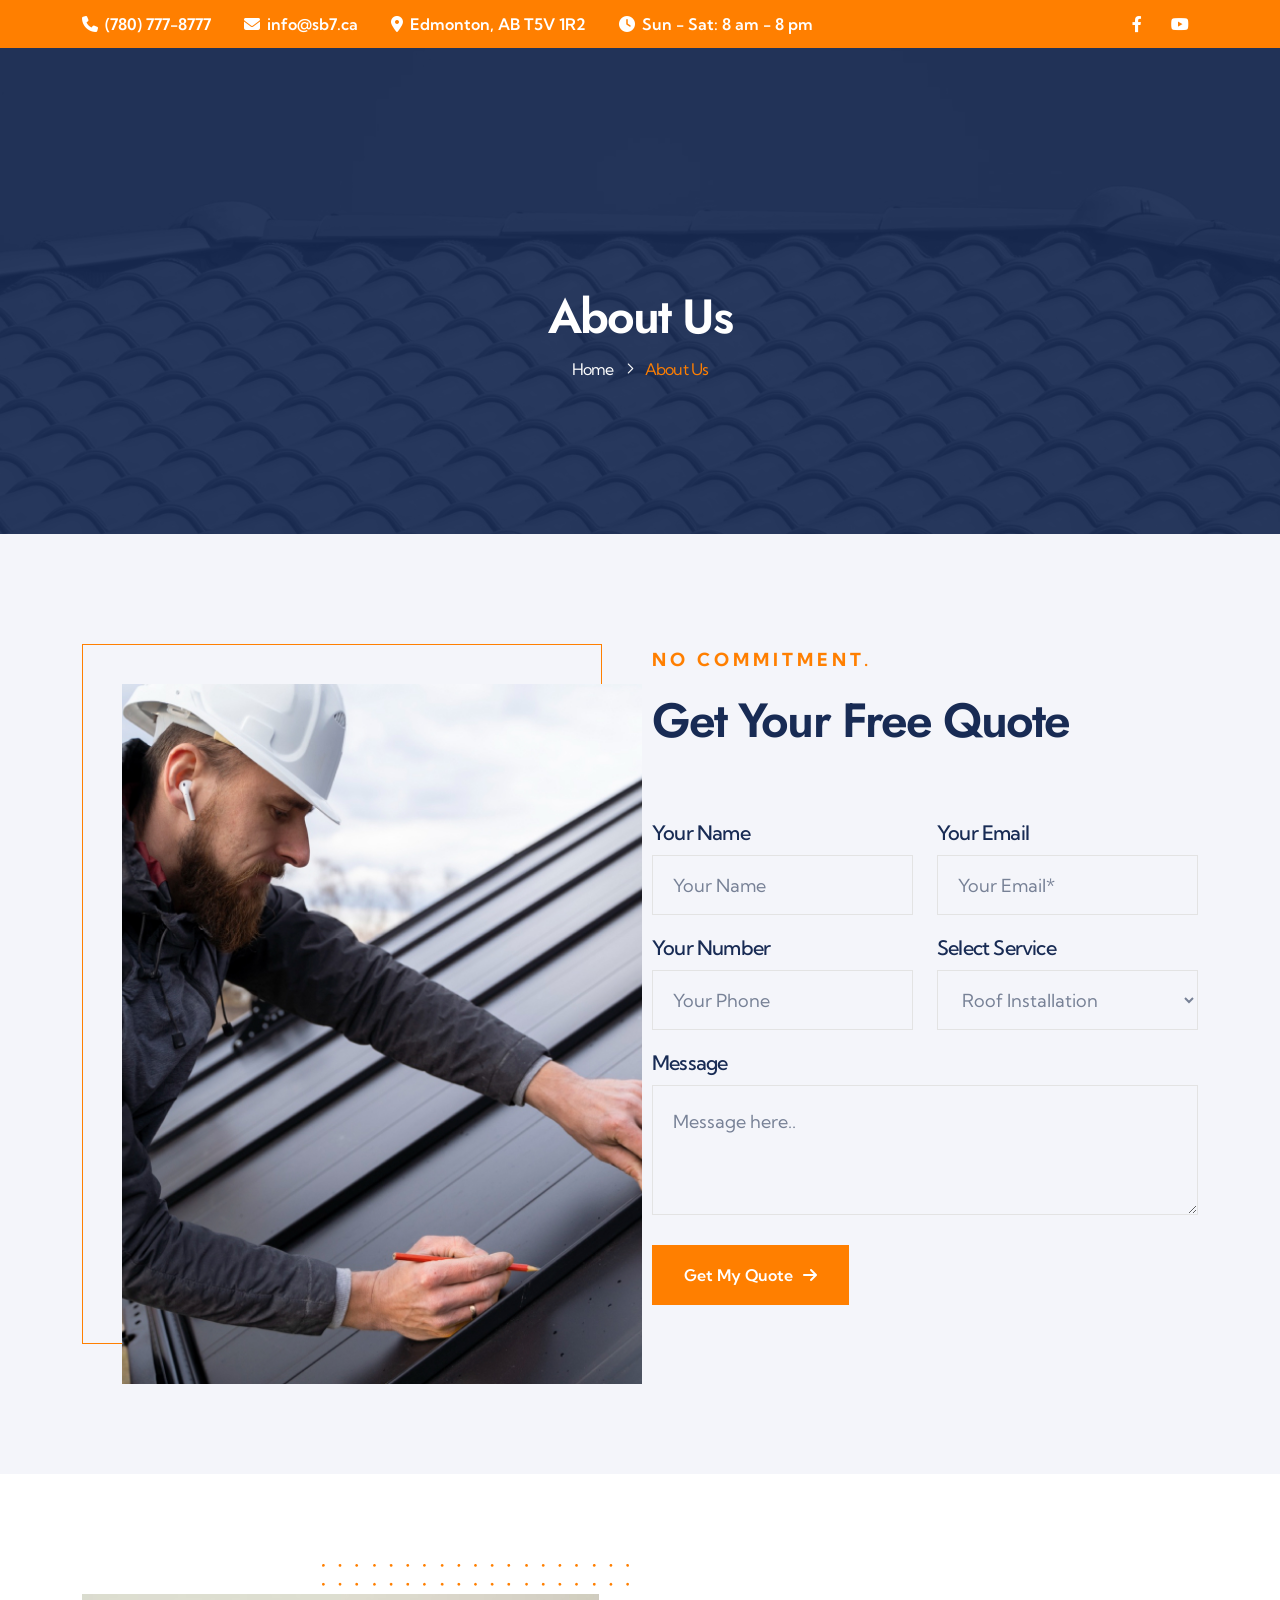
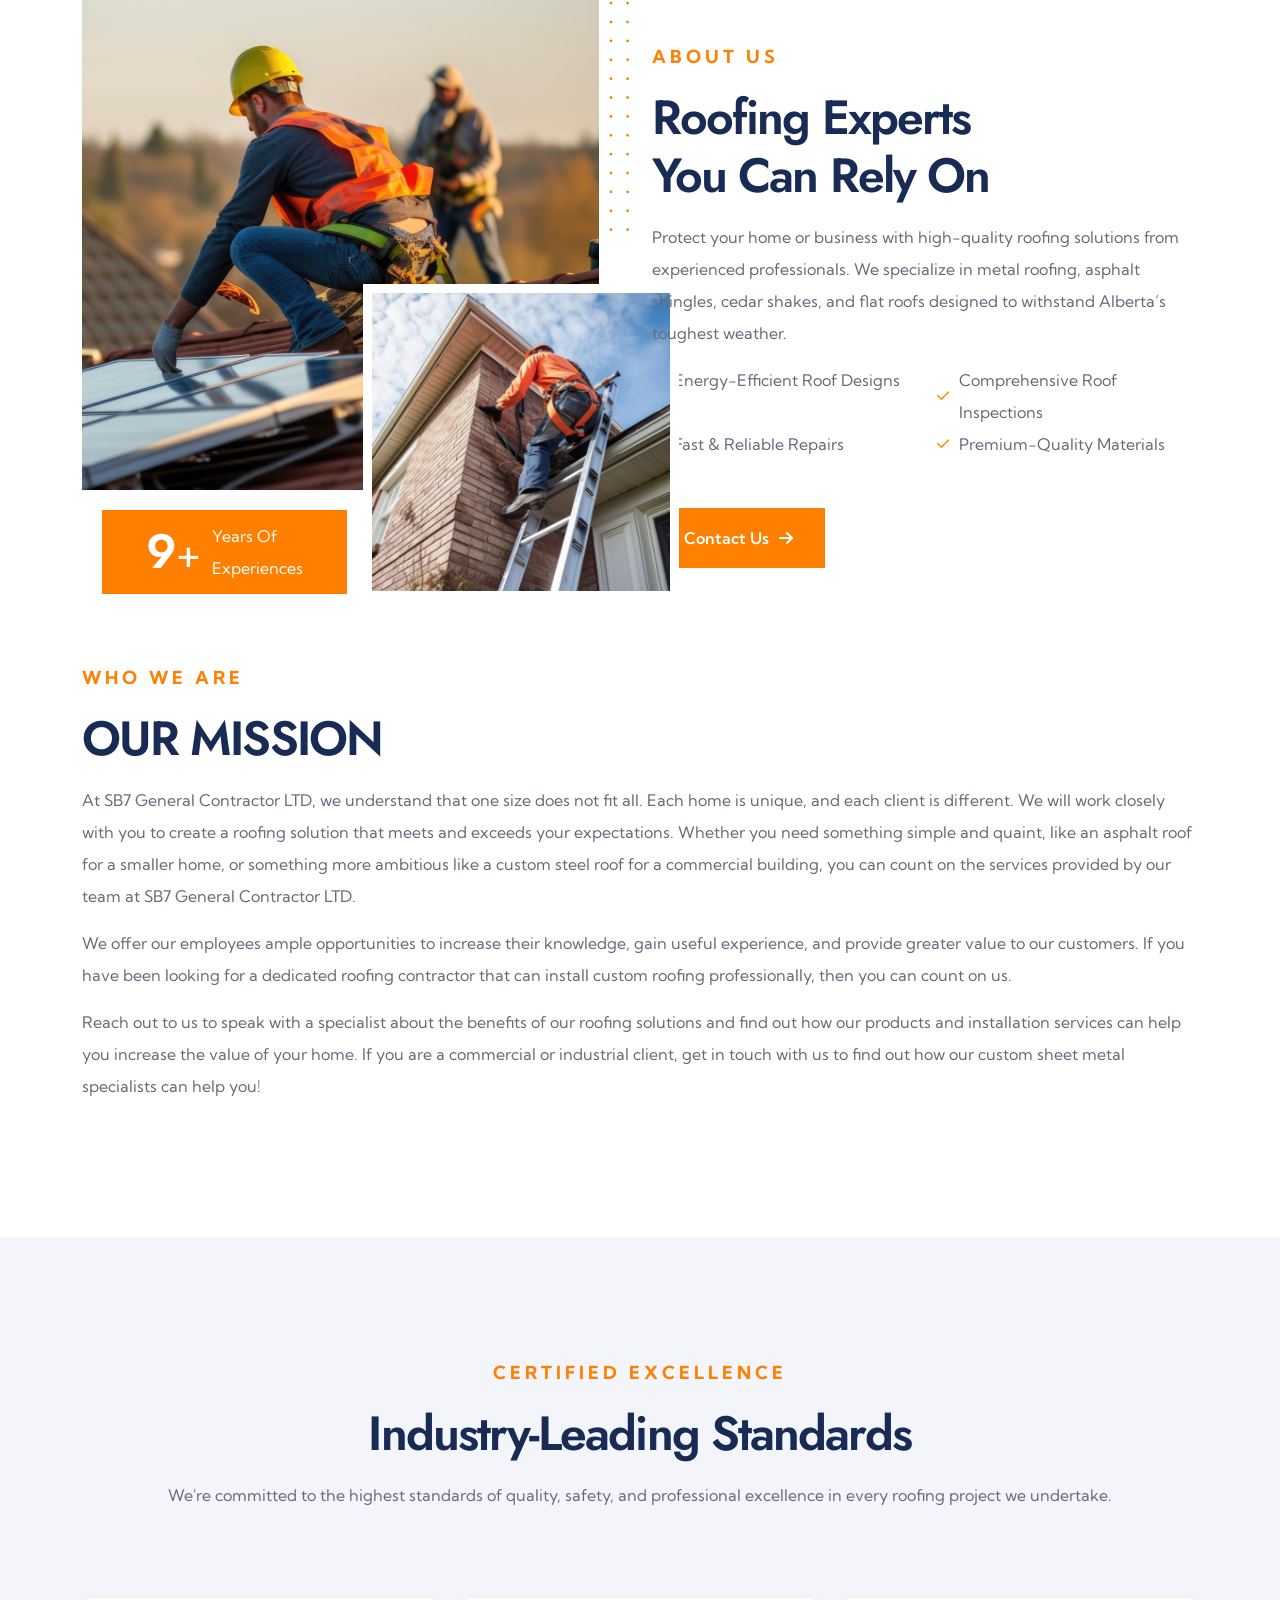
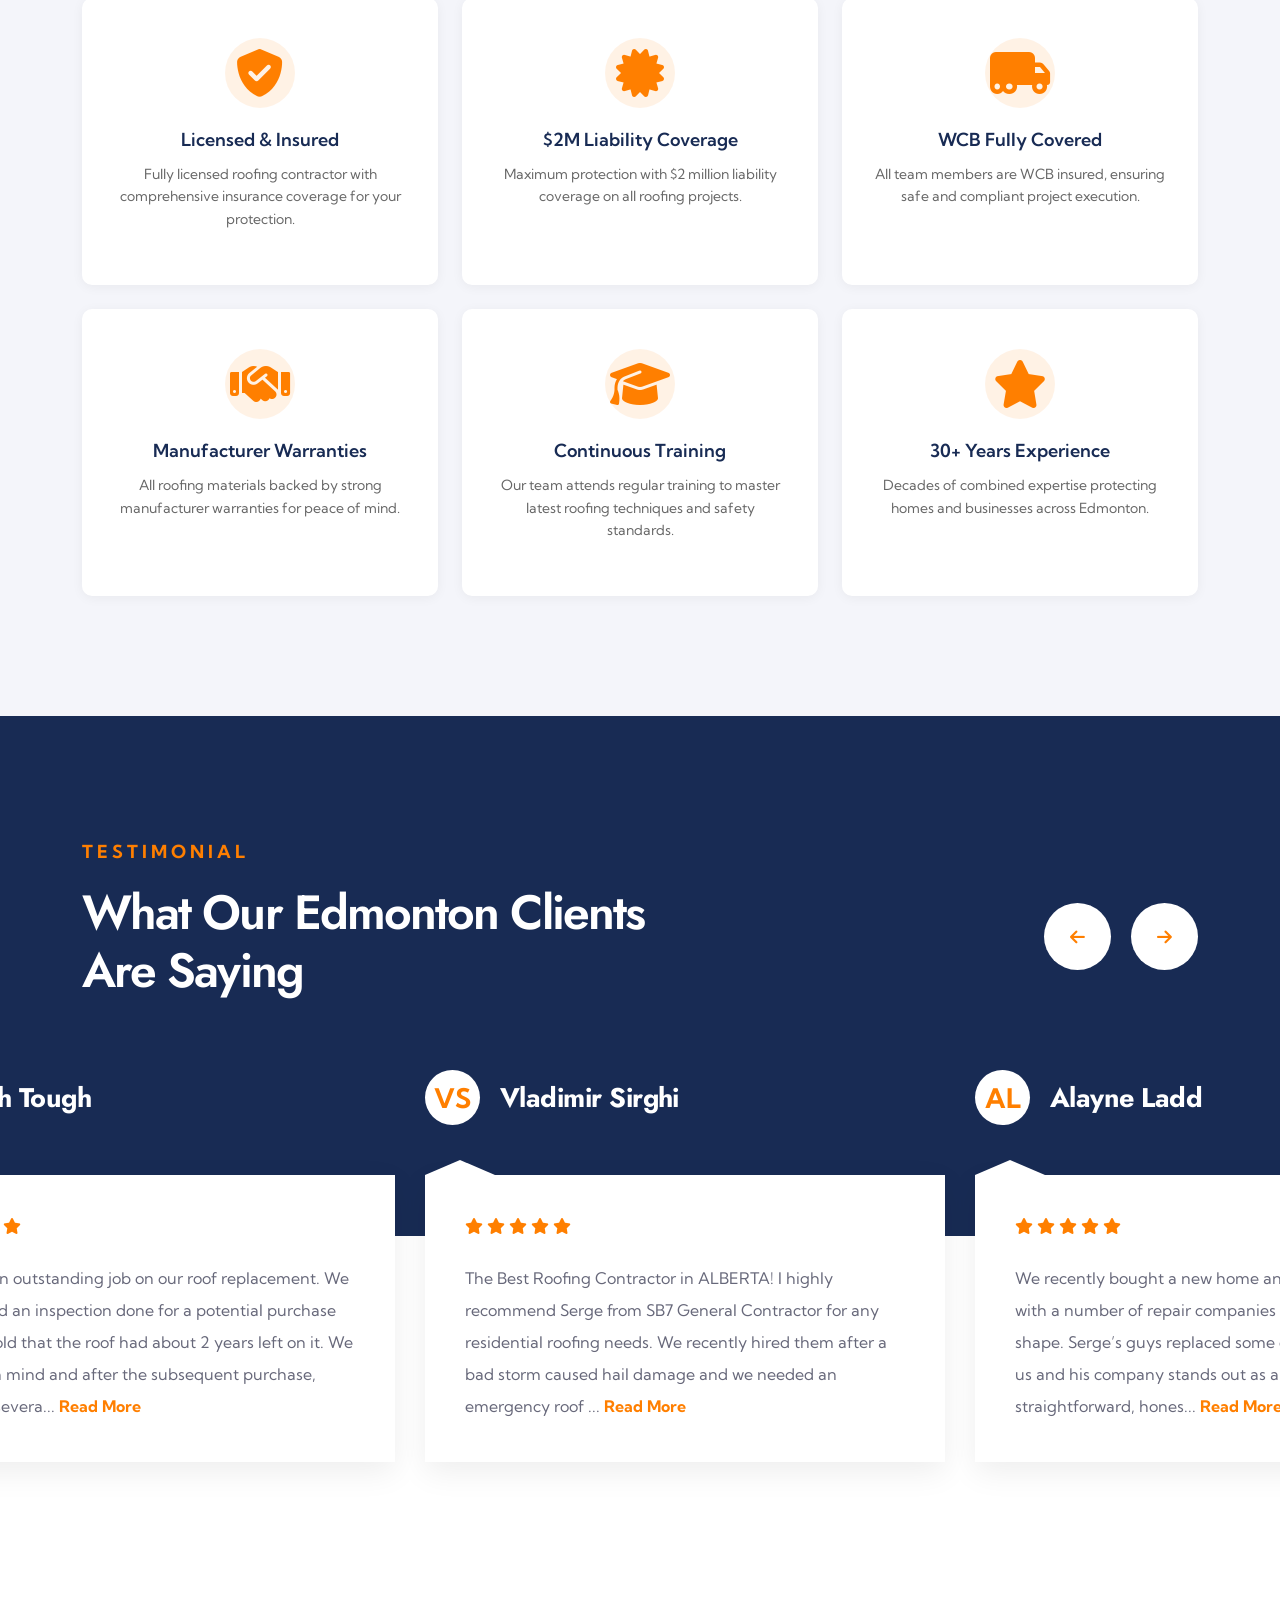
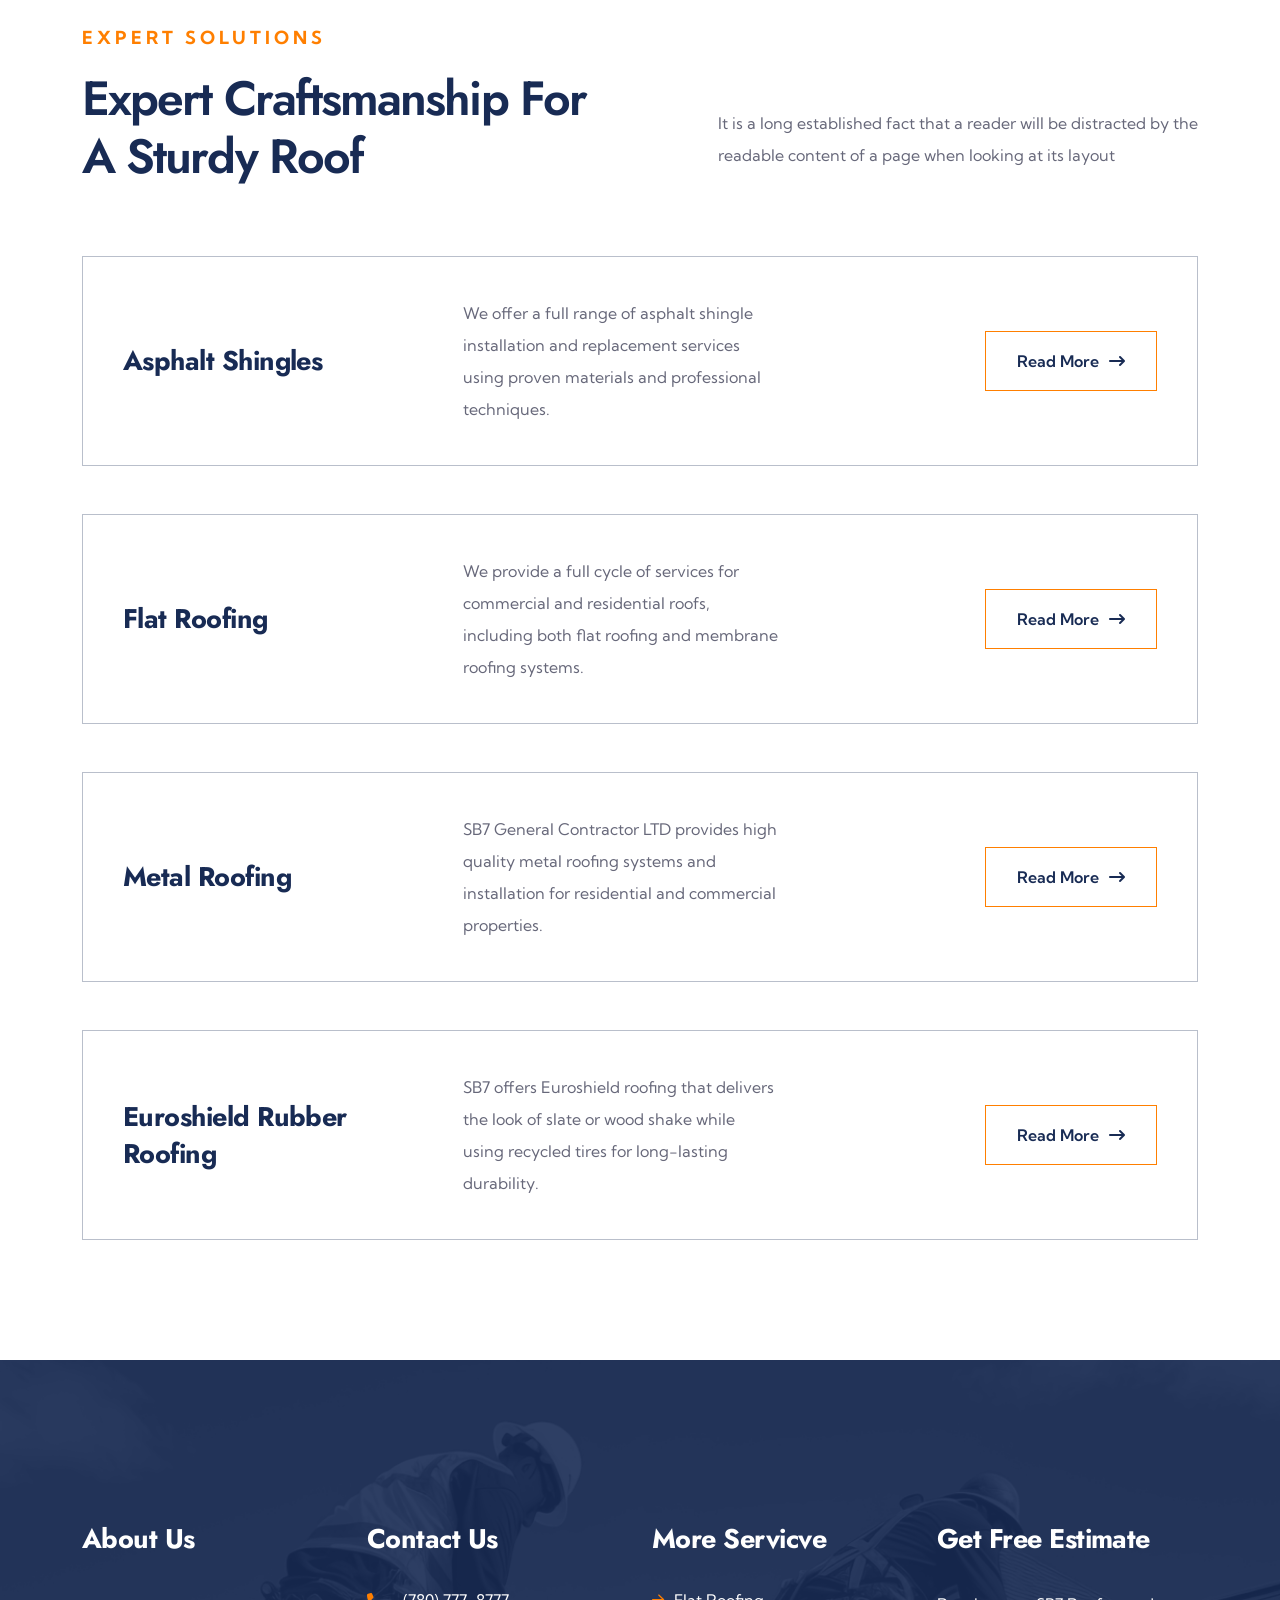
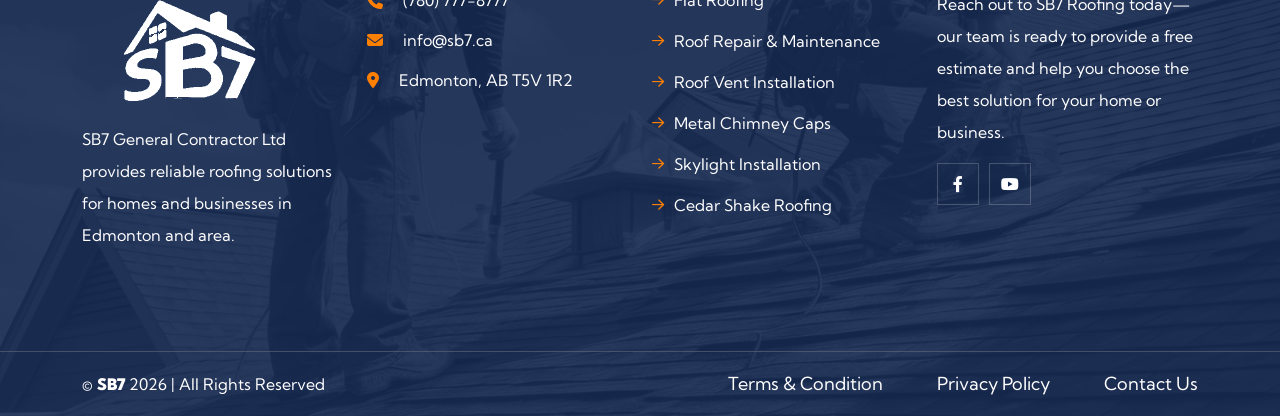
<file: about.html>
<!DOCTYPE html>
<html dir="ltr" lang="zxx">

<head>
    <meta name="viewport" content="width=device-width,initial-scale=1.0" />
    <meta charset="utf-8" />
    <meta name="description"
        content="Learn about SB7 Roofing—your reliable Edmonton roofing contractor. We deliver honest service, quality craftsmanship, and dependable results." />
    <meta name="keywords"
        content="maintenance, remodeling, renovation, repair service, roof, roof repair, roofers, roofing company, roofing services" />

    <meta name="geo.region" content="CA-AB">
    <meta name="geo.placename" content="Edmonton">
    <meta name="geo.position" content="53.5461;-113.48">
    <meta name="ICBM" content="53.5461, -113.48">

    <title>About SB7 Roofing | Trusted Edmonton Roofing Experts</title>

    <link rel="icon" type="image/png" href="images/logo/favicon.ico" />

    <link rel="apple-touch-icon" href="images/logo/apple-touch-icon.png" />
    <link rel="apple-touch-icon" sizes="57x57" href="images/logo/apple-touch-icon-57x57.png" />
    <link rel="apple-touch-icon" sizes="72x72" href="images/logo/apple-touch-icon-72x72.png" />
    <link rel="apple-touch-icon" sizes="76x76" href="images/logo/apple-touch-icon-76x76.png" />
    <link rel="apple-touch-icon" sizes="114x114" href="images/logo/apple-touch-icon-114x114.png" />
    <link rel="apple-touch-icon" sizes="120x120" href="images/logo/apple-touch-icon-120x120.png" />
    <link rel="apple-touch-icon" sizes="144x144" href="images/logo/apple-touch-icon-144x144.png" />
    <link rel="apple-touch-icon" sizes="152x152" href="images/logo/apple-touch-icon-152x152.png" />
    <link rel="apple-touch-icon" sizes="180x180" href="images/logo/apple-touch-icon-180x180.png" />

    <link rel="preconnect" href="https://fonts.googleapis.com">
    <link rel="preconnect" href="https://fonts.gstatic.com" crossorigin>
    <link
        href="https://fonts.googleapis.com/css2?family=Jost:ital,wght@0,100..900;1,100..900&family=Kumbh+Sans:wght@100..900&display=swap"
        rel="stylesheet">

    <link rel="stylesheet" href="css/bootstrap.min.css" />
    <link rel="stylesheet" href="css/fontawesome.min.css" />
    <link rel="stylesheet" href="css/rampart-icon.css" />
    <link rel="stylesheet" href="css/magnific-popup.css" />
    <link rel="stylesheet" href="css/slick.css" />
    <link rel="stylesheet" href="css/meanmenu.css" />
    <link rel="stylesheet" href="css/animate.css" />
    <link rel="stylesheet" href="css/style.css" />

    <!--[if lt IE 9]>
    <script src="https://oss.maxcdn.com/html5shiv/3.7.2/html5shiv.min.js"></script>
    <script src="https://oss.maxcdn.com/respond/1.4.2/respond.min.js"></script>
    <![endif]-->
</head>

<body>
    <!-- Preloader Start !-->
    <div id="preloader">
        <div id="preloader-status">
            <div class="preloader-image">
                <img src="images/icon/preloader.gif" alt="preeloader" />
            </div>
        </div>
    </div>
    <!-- Preloader End !-->
    <!-- Header Start !-->
    <header class="header-area style-1">
        <!-- Header Top Start -->
        <div class="header-top background-primary">
            <div class="container">
                <div class="row">
                    <div class="col-12">
                        <div class="te-header-top-wrapper">
                            <div class="header-top-info">
                                <div class="te-header-contact-info">
                                    <span><a href="tel:+17807778777"><i class="fa-solid fa-phone"></i>(780) 777-8777</a>
                                    </span>
                                    <span><a href="mailto:info@sb7.ca"><i
                                                class="fa-solid fa-envelope"></i>info@sb7.ca</a> </span>
                                    <span><i class="fa-solid fa-location-dot"></i>Edmonton, AB T5V 1R2</span>
                                    <span><i class="fa-solid fa-clock"></i>Sun - Sat: 8 am - 8 pm</span>
                                </div>
                            </div>
                            <div class="header-top-info">
                                <div class="te-social-profile">
                                    <a
                                        href="https://www.facebook.com/people/Sb7-General-Contracting-LTD/100057136964860/#"><i
                                            class="fa-brands fa-facebook-f"></i></a>
                                    <a href="https://www.youtube.com/@sergebessette1466"><i
                                            class="fa-brands fa-youtube"></i></a>
                                </div>
                            </div>
                        </div>
                    </div>
                </div>
            </div>
        </div>
        <!-- Header Top End -->
        <!-- Header Nav Menu Start -->
        <div class="te-header-menu-area te-sticky-header position-fixed">
            <div class="container">
                <div class="row">
                    <div class="col-xl-4 col-lg-4 col-md-7 col-7 pr-0 pl-0 d-flex align-items-center">
                        <div class="te-logo">
                            <a href="index.html" class="te-standard-logo">
                                <img src="images/logo/logo-white.svg" alt="logo" />
                            </a>
                            <a href="index.html" class="te-sticky-logo">
                                <img src="images/logo/logo-black.svg" alt="logo" />
                            </a>
                            <a href="index.html" class="te-retina-logo">
                                <img src="images/logo/logo-white.svg" alt="logo" />
                            </a>
                        </div>
                        <a href="tel:+17807778777" class="phone-link"><i
                                class="fa-solid fa-phone"></i>&nbsp;(780)777-8777</a>

                    </div>
                    <div class="col-xl-8 col-lg-8 col-md-5 col-5 d-flex align-items-center justify-content-end">
                        <div class="te-menu d-inline-block">
                            <nav id="main-menu" class="te-main-menu">
                                <ul>
                                    <li>
                                        <a href="index.html">Home</a>
                                    </li>
                                    <li><a href="about.html">About Us</a></li>
                                    <li>
                                        <a href="service.html">Services</a>
                                    </li>
                                    <li>
                                        <a href="project.html">Projects</a>
                                    </li>
                                    <li><a href="contact.html">Contact</a></li>
                                </ul>
                            </nav>
                        </div>
                        <!-- Header Button Start !-->
                        <div class="te-header-btn">
                            <a href="tel:+17807778777" class="te-theme-btn style-1"><i class="fa-solid fa-phone"></i>
                                (780)
                                777-8777 </a>
                            <a href="about.html#" class="te-quote-btn">Get Quote <i
                                    class="fa-solid fa-arrow-right"></i></a>
                        </div>

                        <!-- Header Button End !-->
                        <!-- Mobile Menu Toggle Button Start !-->
                        <div class="te-mobile-menu-bar d-lg-none text-end">
                            <a href="about.html#" class="te-mobile-menu-toggle-btn"><i class="fal fa-bars"></i></a>
                        </div>
                        <!-- Mobile Menu Toggle Button End !-->
                    </div>
                </div>
            </div>
        </div>
        <!-- Header Nav Menu End -->
    </header>
    <!-- Header End !-->
    <!-- Menu sidebar Section Start -->
    <div class="te-menu-sidebar-area">
        <div class="te-menu-sidebar-wrapper">
            <div class="te-menu-sidebar-close">
                <button class="te-menu-sidebar-close-btn" id="menu_sidebar_close_btn">
                    <i class="fal fa-times"></i>
                </button>
            </div>
            <div class="te-menu-sidebar-content">
                <div class="te-menu-sidebar-logo">
                    <a href="index.html">
                        <img src="images/logo/logo-black.svg" alt="logo" />
                    </a>
                </div>
                <div class="te-mobile-nav-menu"></div>
                <div class="te-menu-sidebar-content">
                    <div class="te-menu-sidebar-single-widget">
                        <h5 class="te-menu-sidebar-title">Contact Info</h5>
                        <div class="te-header-contact-info">
                            <span><i class="fa-solid fa-location-dot"></i>Edmonton, AB T5V 1R2</span>
                            <span><a href="mailto:info@sb7.ca"><i class="fa-solid fa-envelope"></i>info@sb7.ca</a>
                            </span>
                            <span><a href="tel:+1-780-777-8777"><i
                                        class="fa-solid fa-phone"></i>+1-780-777-8777</a></span>
                        </div>
                        <div class="te-social-profile">
                            <a href="https://www.facebook.com/people/Sb7-General-Contracting-LTD/100057136964860/#"><i
                                    class="fa-brands fa-facebook-f"></i></a>
                            <a href="https://www.youtube.com/@sergebessette1466"><i
                                    class="fa-brands fa-youtube"></i></a>
                        </div>
                    </div>
                </div>
            </div>
        </div>
    </div>
    <!-- Menu sidebar Section Start -->
    <div class="te-body-overlay"></div>

    <!-- Page Header Start !-->
    <div class="page-breadcrumb-area">
        <div class="page-bg">
            <div class="page-overlay" style="background-color: #182b54e6"></div>
            <img src="images/section-bg/page-header.jpg" alt="page header">
        </div>
        <div class="container">
            <div class="row">
                <div class="col-md-12">
                    <div class="breadcrumb-wrapper">
                        <div class="page-heading">
                            <h3 class="page-title">About Us</h3>
                        </div>
                        <div class="breadcrumb-list">
                            <ul>
                                <li><a href="index.html">Home</a></li>
                                <li class="active"><a href="about.html#">About Us</a></li>
                            </ul>
                        </div>
                    </div>
                </div>
            </div>
        </div>
    </div>
    <!-- Page Header End !-->

    <!-- Contact Form Area Start -->
    <div class="contact-form-area style-1 background-gray-100">
        <div class="container">
            <div class="row gy-5">
                <div class="col-xl-6">
                    <div class="te-about-image-card style-3">
                        <div class="te-main-img-wrapper">
                            <div class="te-main-img-inner">
                                <div class="about-img-one">
                                    <img class="tilt-animate" src="images/about/contact-form-img.jpg"
                                        alt="about card img">
                                    <div class="te-img-card-shape"></div>
                                </div>
                            </div>
                        </div>
                    </div>
                </div>
                <div class="col-xl-6">
                    <div class="te-section-title style-2">
                        <div class="te-section-content">
                            <div class="short-title-wrapper">
                                <span class="short-title">No commitment.</span>
                            </div>
                            <h2 class="title">Get Your Free Quote</h2>
                        </div>
                    </div>
                    <!-- Comment Form Start -->
                    <div class="te-comment-respond style-2 mt-0">
                        <form action="about.html#" method="post" class="te-comment-form">
                            <div class="row gx-4">
                                <div class="col-xl-6">
                                    <div class="te-contacts-email">
                                        <label>Your Name</label>
                                        <input name="name" type="text" placeholder="Your Name">
                                    </div>
                                </div>
                                <div class="col-xl-6">
                                    <div class="te-contacts-email">
                                        <label>Your Email</label>
                                        <input name="email" type="text" placeholder="Your Email*">
                                    </div>
                                </div>
                                <div class="col-xl-6">
                                    <div class="te-contacts-name">
                                        <label>Your Number</label>
                                        <input name="phone" type="text" placeholder="Your Phone">
                                    </div>
                                </div>
                                <div class="col-xl-6">
                                    <div class="te-contacts-name">
                                        <label>Select Service</label>
                                        <select id="select-services" name="select-services">
                                            <option value="installation">Roof Installation</option>
                                            <option value="repair">Roof Repair</option>
                                            <option value="replacement">Roof Replacement</option>
                                            <option value="inspection">Roof Inspection</option>
                                            <option value="cleaning">Roof Cleaning</option>
                                        </select>
                                    </div>
                                </div>
                                <div class="col-xl-12">
                                    <div class="te-contacts-message">
                                        <label>Message</label>
                                        <textarea name="comment" cols="20" rows="3"
                                            placeholder="Message here.."></textarea>
                                    </div>
                                </div>
                                <div class="col-12">
                                    <button class="te-theme-btn" type="submit">Get My Quote <i
                                            class="fa-solid fa-arrow-right"></i></button>
                                </div>
                            </div>
                        </form>
                    </div>
                    <!-- Comment Form End -->
                </div>
            </div>
        </div>
    </div>
    <!-- Contact Form Area End -->

    <!-- About Us Area Start !-->
    <div class="about-us-area style-2 te-py-120">
        <div class="container">
            <div class="row gy-5">
                <div class="col-xl-6">
                    <div class="te-about-image-card">
                        <div class="te-main-img-wrapper">
                            <div class="te-main-img-inner">
                                <div class="about-img-one">
                                    <img class="tilt-animate" src="images/about/about-1.jpg" alt="about card img">
                                    <div class="te-img-card-shape">
                                        <img class="tilt-animate" src="images/shape/about-image-one-card-shape.png"
                                            alt="about card shape image" />
                                    </div>

                                    <div class="about-img-two">
                                        <img class="tilt-animate" src="images/about/about-2.jpg"
                                            alt="about card shape image" />
                                    </div>
                                </div>
                                <div class="te-company-foundation-wrapper">
                                    <div class="te-company-foundation">
                                        <div class="te-counter-wrapper">
                                            <h1 class="counter">30</h1><span class="suffix">+</span>
                                        </div>
                                        <span class="title">Years Of <br /> Experiences</span>
                                    </div>
                                </div>
                            </div>
                        </div>
                    </div>
                </div>
                <div class="col-xl-6 align-self-center">
                    <div class="te-section-title mb-0">
                        <div class="te-section-content">
                            <div>
                                <span class="short-title only-divider">ABOUT US</span>
                            </div>
                            <h2 class="title">Roofing Experts <br /> You Can Rely On</h2>
                            <div class="te-section-desc">
                                <p>Protect your home or business with high-quality roofing solutions from experienced
                                    professionals. We specialize in metal roofing, asphalt shingles, cedar shakes, and
                                    flat roofs designed to withstand Alberta’s toughest weather.</p>
                            </div>
                        </div>
                    </div>
                    <div class="row">
                        <div class="col-md-6">
                            <div class="te-list-item style-1">
                                <span class="icon"><i class="fa-regular fa-check"></i></span>
                                <span class="text">Energy-Efficient Roof Designs</span>
                            </div>
                        </div>
                        <div class="col-md-6">
                            <div class="te-list-item style-1">
                                <span class="icon"><i class="fa-regular fa-check"></i></span>
                                <span class="text">Comprehensive Roof Inspections</span>
                            </div>
                        </div>
                        <div class="col-md-6">
                            <div class="te-list-item style-1">
                                <span class="icon"><i class="fa-regular fa-check"></i></span>
                                <span class="text">Fast & Reliable Repairs</span>
                            </div>
                        </div>
                        <div class="col-md-6">
                            <div class="te-list-item style-1">
                                <span class="icon"><i class="fa-regular fa-check"></i></span>
                                <span class="text">Premium-Quality Materials</span>
                            </div>
                        </div>
                    </div>
                    <div class="btn-wrapper mt-5">
                        <a href="about.html" class="te-theme-btn">Contact Us <i class="fa-solid fa-arrow-right"></i></a>
                    </div>
                </div>

                <div class="col-xl-12 align-self-center">
                    <div class="te-section-title mb-0">
                        <div class="te-section-content">
                            <div>
                                <span class="short-title only-divider">WHO WE ARE</span>
                            </div>
                            <h2 class="title">OUR MISSION</h2>
                            <div class="te-section-desc">
                                <p>At SB7 General Contractor LTD, we understand that one size does not fit all. Each
                                    home is unique, and each client is different. We will work closely with you to
                                    create a roofing solution that meets and exceeds your expectations. Whether you need
                                    something simple and quaint, like an asphalt roof for a smaller home, or something
                                    more ambitious like a custom steel roof for a commercial building, you can count on
                                    the services provided by our team at SB7 General Contractor LTD.
                                </p>
                                <p>
                                    We offer our employees ample opportunities to increase their knowledge, gain useful
                                    experience, and provide greater value to our customers. If you have been looking for
                                    a dedicated roofing contractor that can install custom roofing professionally, then
                                    you can count on us.
                                </p>
                                <p>
                                    Reach out to us to speak with a specialist about the benefits of our roofing
                                    solutions and find out how our products and installation services can help you
                                    increase the value of your home. If you are a commercial or industrial client, get
                                    in touch with us to find out how our custom sheet metal specialists can help you!
                                </p>
                            </div>
                        </div>
                    </div>


                </div>

            </div>
        </div>
    </div>
    <!-- About Us Area End !-->

    <!-- Certified Excellence Section Start -->
    <div class="certified-excellence-area te-py-120 background-gray-100">
        <div class="container">
            <!-- Section Title Start -->
            <div class="row wow fadeInDown" data-wow-delay="100ms" data-wow-duration="1500ms">
                <div class="col-12">
                    <div class="te-section-title justify-content-center text-center mb-0">
                        <div class="te-section-content">
                            <div class="short-title-wrapper">
                                <span class="short-title">CERTIFIED EXCELLENCE</span>
                            </div>
                            <h2 class="title">Industry-Leading Standards</h2>
                            <div class="te-section-desc">
                                <p>We're committed to the highest standards of quality, safety, and professional
                                    excellence in every roofing project we undertake.</p>
                            </div>
                        </div>
                    </div>
                </div>
            </div>
            <!-- Section Title End -->

            <!-- Certifications Grid -->
            <div class="row gy-4 mt-5">
                <!-- Certification Item 1 -->
                <div class="col-md-6 col-lg-4 wow fadeInUp" data-wow-delay="0ms" data-wow-duration="1500ms">
                    <div class="certification-card">
                        <div class="certification-icon">
                            <i class="fa-solid fa-shield-check"></i>
                        </div>
                        <div class="certification-content">
                            <h3 class="certification-title">Licensed & Insured</h3>
                            <p class="certification-desc">Fully licensed roofing contractor with comprehensive insurance
                                coverage for your protection.</p>
                        </div>
                    </div>
                </div>

                <!-- Certification Item 2 -->
                <div class="col-md-6 col-lg-4 wow fadeInUp" data-wow-delay="200ms" data-wow-duration="1500ms">
                    <div class="certification-card">
                        <div class="certification-icon">
                            <i class="fa-solid fa-certificate"></i>
                        </div>
                        <div class="certification-content">
                            <h3 class="certification-title">$2M Liability Coverage</h3>
                            <p class="certification-desc">Maximum protection with $2 million liability coverage on all
                                roofing projects.</p>
                        </div>
                    </div>
                </div>

                <!-- Certification Item 3 -->
                <div class="col-md-6 col-lg-4 wow fadeInUp" data-wow-delay="400ms" data-wow-duration="1500ms">
                    <div class="certification-card">
                        <div class="certification-icon">
                            <i class="fa-solid fa-truck-moving"></i>
                        </div>
                        <div class="certification-content">
                            <h3 class="certification-title">WCB Fully Covered</h3>
                            <p class="certification-desc">All team members are WCB insured, ensuring safe and compliant
                                project execution.</p>
                        </div>
                    </div>
                </div>

                <!-- Certification Item 4 -->
                <div class="col-md-6 col-lg-4 wow fadeInUp" data-wow-delay="600ms" data-wow-duration="1500ms">
                    <div class="certification-card">
                        <div class="certification-icon">
                            <i class="fa-solid fa-handshake"></i>
                        </div>
                        <div class="certification-content">
                            <h3 class="certification-title">Manufacturer Warranties</h3>
                            <p class="certification-desc">All roofing materials backed by strong manufacturer warranties
                                for peace of mind.</p>
                        </div>
                    </div>
                </div>

                <!-- Certification Item 5 -->
                <div class="col-md-6 col-lg-4 wow fadeInUp" data-wow-delay="800ms" data-wow-duration="1500ms">
                    <div class="certification-card">
                        <div class="certification-icon">
                            <i class="fa-solid fa-graduation-cap"></i>
                        </div>
                        <div class="certification-content">
                            <h3 class="certification-title">Continuous Training</h3>
                            <p class="certification-desc">Our team attends regular training to master latest roofing
                                techniques and safety standards.</p>
                        </div>
                    </div>
                </div>

                <!-- Certification Item 6 -->
                <div class="col-md-6 col-lg-4 wow fadeInUp" data-wow-delay="1000ms" data-wow-duration="1500ms">
                    <div class="certification-card">
                        <div class="certification-icon">
                            <i class="fa-solid fa-star"></i>
                        </div>
                        <div class="certification-content">
                            <h3 class="certification-title">30+ Years Experience</h3>
                            <p class="certification-desc">Decades of combined expertise protecting homes and businesses
                                across Edmonton.</p>
                        </div>
                    </div>
                </div>
            </div>
        </div>
    </div>
    <!-- Certified Excellence Section End -->

    <div class="testimonial-bg style-3 background-gray-900"></div>
    <!-- Testimonial Area Start -->
    <div class="testimonial-slider-area style-3 te-pb-120">
        <div class="container">
            <div class="row wow fadeInDown" data-wow-delay="100ms" data-wow-duration="1500ms">
                <div class="col-12">
                    <div class="te-section-title left-align-title">
                        <div class="te-section-content">
                            <div>
                                <span class="short-title only-divider">Testimonial</span>
                            </div>
                            <h2 class="title text-white">What Our Edmonton Clients <br /> Are Saying</h2>
                        </div>
                        <div class="te-section-desc">
                            <div class="te-slider-btn-wrapper">
                                <a href="index.html#" class="te-slider-nav te-slider-prev bg-white text-primary"
                                    id="testimonial_slider_prev">
                                    <i class="fa-solid fa-arrow-left"></i>
                                </a>
                                <a href="index.html#" class="te-slider-nav te-slider-next bg-white text-primary"
                                    id="testimonial_slider_next">
                                    <i class="fa-solid fa-arrow-right"></i>
                                </a>
                            </div>
                        </div>
                    </div>
                </div>
            </div>
        </div>
        <div class="te-testimonial-slider-wrapper" id="testimonial_three">
            <div class="slick-single-item">
                <div class="single-testimonial custom-width">
                    <div class="client-inner">
                        <div class="client-initials">KT</div>
                        <div class="client-info">
                            <span class="name">Keith Tough</span>

                        </div>
                    </div>
                    <div class="client-comment">
                        <div class="client-reviews">
                            <i class="fa fa-star"></i>
                            <i class="fa fa-star"></i>
                            <i class="fa fa-star"></i>
                            <i class="fa fa-star"></i>
                            <i class="fa fa-star"></i>
                        </div>
                        <p>Serge did an outstanding job on our roof replacement. We had just had an inspection done for
                            a potential purchase and were told that the roof had about 2 years left on it. We kept that
                            in mind and after the subsequent purchase, contacted several companies for quotes. Serge was
                            the best deal for similar products, and we decided to use their services.

                            The job was to include the main house roof and the garage roof. This was completed in one
                            day. We were kept up to date through out the process and clearly met my expectations and the
                            crew was hioghly professional.

                            I would highly recommend SB7 to any of my friends for their roofing needs. Thank you vey
                            much Serge.</p>
                    </div>
                </div>
            </div>
            <div class="slick-single-item">
                <div class="single-testimonial custom-width">
                    <div class="client-inner">
                        <div class='client-initials'>VS</div>
                        <div class="client-info">
                            <span class="name">Vladimir Sirghi</span>

                        </div>
                    </div>
                    <div class="client-comment">
                        <div class="client-reviews">
                            <i class="fa fa-star"></i>
                            <i class="fa fa-star"></i>
                            <i class="fa fa-star"></i>
                            <i class="fa fa-star"></i>
                            <i class="fa fa-star"></i>
                        </div>
                        <p>The Best Roofing Contractor in ALBERTA!
                            I highly recommend Serge from SB7 General Contractor for any residential roofing needs. We
                            recently hired them after a bad storm caused hail damage and we needed an emergency roof
                            repair.
                            Their team was incredibly professional, providing a comprehensive roof inspection and a
                            clear, affordable roof replacement cost estimate right away.
                            They handled the entire asphalt shingle roof replacement process on our home in Edmonton.
                            The quality of the roof installation was outstanding, and they completed the project
                            quickly.
                            If you are looking for a trustworthy and best roofing company near me that specializes in
                            both roof repair and full new roof installation, look no further Serge from SB7 GENERAL
                            CONTRACTOR is the local roofer you want on your side. Thank you for a fantastic new roof!
                        </p>
                    </div>
                </div>
            </div>
            <div class="slick-single-item">
                <div class="single-testimonial custom-width">
                    <div class="client-inner">
                        <div class="client-initials">AL</div>
                        <div class="client-info">
                            <span class="name">Alayne Ladd</span>
                        </div>
                    </div>
                    <div class="client-comment">
                        <div class="client-reviews">
                            <i class="fa fa-star"></i>
                            <i class="fa fa-star"></i>
                            <i class="fa fa-star"></i>
                            <i class="fa fa-star"></i>
                            <i class="fa fa-star"></i>
                        </div>
                        <p>We recently bought a new home and have needed to deal with a number of repair companies to
                            get the place in shape. Serge’s guys replaced some old, saggy gutters for us and his company
                            stands out as a breath of fresh air - straightforward, honest, reliable - no BS. Appreciated
                            the extra effort he and Bali put in to make sure we were happy</p>
                    </div>
                </div>
            </div>
            <div class="slick-single-item">
                <div class="single-testimonial custom-width">
                    <div class="client-inner">
                        <div class="client-initials">Mp</div>
                        <div class="client-info">
                            <span class="name">Matthew pahkle</span>

                        </div>
                    </div>
                    <div class="client-comment">
                        <div class="client-reviews">
                            <i class="fa fa-star"></i>
                            <i class="fa fa-star"></i>
                            <i class="fa fa-star"></i>
                            <i class="fa fa-star"></i>
                            <i class="fa fa-star"></i>
                        </div>
                        <p>Called SB7 about some water spots I had noticed in our bedrooms and he came out to take a
                            look within a few hours. He was up on the roof and caulking the prior roofers mistakes
                            within minutes of arrival. He was very knowledgeable and professional. 5/5 would recommend.
                        </p>
                    </div>
                </div>
            </div>
            <div class="slick-single-item">
                <div class="single-testimonial custom-width">
                    <div class="client-inner">
                        <div class="client-initials">DL</div>
                        <div class="client-info">
                            <span class="name">Debbie L</span>

                        </div>
                    </div>
                    <div class="client-comment">
                        <div class="client-reviews">
                            <i class="fa fa-star"></i>
                            <i class="fa fa-star"></i>
                            <i class="fa fa-star"></i>
                            <i class="fa fa-star"></i>
                            <i class="fa fa-star"></i>
                        </div>
                        <p>Had some shingles blow off with high winds .My husband phoned Serge and he was out that
                            morning inspecting our roof. Showed us pictures of many missing shingles.Our house was was
                            in urgent need of all new shingles on roof .He was able to move his schedule around to
                            accommodate us ,and the team started next day! Much appreciated as I am sure we would have
                            had water, if rained.
                            Thanks again! Roof looks great!</p>
                    </div>
                </div>
            </div>
            <div class="slick-single-item">
                <div class="single-testimonial custom-width">
                    <div class="client-inner">
                        <div class="client-initials">DG</div>
                        <div class="client-info">
                            <span class="name">Dhaval Gandhi</span>
                        </div>
                    </div>
                    <div class="client-comment">
                        <div class="client-reviews">
                            <i class="fa fa-star"></i>
                            <i class="fa fa-star"></i>
                            <i class="fa fa-star"></i>
                            <i class="fa fa-star"></i>
                            <i class="fa fa-star"></i>
                        </div>
                        <p>Thank you Serge for come to rescue at the time of need. I had water leak from 12 years old
                            roof due to builder (Bedrock/Carrington) workmanship. Shingles supposed to last 35 years but
                            poor work done by Bedrock/Carrington it started to leak. Serge came to see the problem, used
                            tarp to cover to avoid further leak. Next day came in and replaced shingles and piece of
                            plywood which was water damaged. Thank you Serge.</p>
                    </div>
                </div>
            </div>
        </div>
    </div>
    <!-- Testimonial Area End -->
    <!-- Service Area Start-->
    <div class="service-area style-7 te-pb-120">
        <div class="container">
            <!-- Section Title Start -->
            <div class="row">
                <div class="col-12">
                    <div class="te-section-title style-2">
                        <div class="te-section-content">
                            <div class="short-title-wrapper">
                                <span class="short-title">Expert Solutions</span>
                            </div>
                            <h2 class="title">Expert Craftsmanship For <br /> A Sturdy Roof</h2>
                        </div>
                        <div class="te-section-desc">
                            <p class="desc">It is a long established fact that a reader will be distracted by the <br />
                                readable content of a page when looking at its layout</p>
                        </div>
                    </div>
                </div>
            </div>
            <!-- Section Title End -->
            <div class="row gy-5">
                <!-- single Info Card Start -->
                <div class="col-lg-12 col-md-6">
                    <div class="te-info-card style-7 te-content-left">
                        <div class="te-info-card-inner">
                            <div class="te-content-wrapper">
                                <div class="te-title-wrapper">
                                    <h3 class="te-title"><a href="service-details.html">Asphalt Shingles</a></h3>
                                </div>
                                <div class="te-content">
                                    <p class="te-desc">We offer a full range of asphalt shingle installation and
                                        replacement
                                        services using proven materials and professional techniques. </p>
                                </div>
                                <div class="te-image-wrapper">
                                    <div class="image">
                                        <img src="images/service/v-1/service-1.jpg" alt="image">
                                    </div>
                                </div>
                                <div class="te-btn-wrapper">
                                    <a href="service.html#shingles-service" class="te-theme-btn style-2">Read More <i
                                            class="fa-solid fa-arrow-right-long"></i></a>
                                </div>
                            </div>
                        </div>
                    </div>
                </div>
                <!-- single Info Card End -->
                <!-- single Info Card Start -->
                <div class="col-lg-12 col-md-6">
                    <div class="te-info-card style-7 te-content-left">
                        <div class="te-info-card-inner">
                            <div class="te-content-wrapper">
                                <div class="te-title-wrapper">
                                    <h3 class="te-title"><a href="service.html#flat-roofing-service">Flat Roofing</a>
                                    </h3>
                                </div>
                                <div class="te-content">
                                    <p class="te-desc">We provide a full cycle of services for commercial and
                                        residential roofs, including both flat roofing and membrane roofing systems.</p>
                                </div>
                                <div class="te-image-wrapper">
                                    <div class="image">
                                        <img src="images/service/v-1/service-2.jpg" alt="image">
                                    </div>
                                </div>
                                <div class="te-btn-wrapper">
                                    <a href="service.html#flat-roofing-service" class="te-theme-btn style-2">Read More
                                        <i class="fa-solid fa-arrow-right-long"></i></a>
                                </div>
                            </div>
                        </div>
                    </div>
                </div>
                <!-- single Info Card End -->
                <!-- single Info Card Start -->
                <div class="col-lg-12 col-md-6">
                    <div class="te-info-card style-7 te-content-left">
                        <div class="te-info-card-inner">
                            <div class="te-content-wrapper">
                                <div class="te-title-wrapper">
                                    <h3 class="te-title"><a href="service.html#metal-roofing-service">Metal Roofing</a>
                                    </h3>
                                </div>
                                <div class="te-content">
                                    <p class="te-desc">SB7 General Contractor LTD provides high quality
                                        metal roofing systems and installation for residential and commercial
                                        properties.</p>
                                </div>
                                <div class="te-image-wrapper">
                                    <div class="image">
                                        <img src="images/service/v-1/service-3.jpg" alt="image">
                                    </div>
                                </div>
                                <div class="te-btn-wrapper">
                                    <a href="service.html#metal-roofing-service" class="te-theme-btn style-2">Read More
                                        <i class="fa-solid fa-arrow-right-long"></i></a>
                                </div>
                            </div>
                        </div>
                    </div>
                </div>
                <!-- single Info Card End -->
                <!-- single Info Card Start -->
                <div class="col-lg-12 col-md-6">
                    <div class="te-info-card style-7 te-content-left">
                        <div class="te-info-card-inner">
                            <div class="te-content-wrapper">
                                <div class="te-title-wrapper">
                                    <h3 class="te-title"><a href="service.html#euroshield-rubber-service">Euroshield
                                            Rubber Roofing</a>
                                    </h3>
                                </div>
                                <div class="te-content">
                                    <p class="te-desc">SB7 offers Euroshield roofing that delivers the look of slate
                                        or wood shake while using recycled tires for long-lasting durability.
                                    </p>
                                </div>
                                <div class="te-image-wrapper">
                                    <div class="image">
                                        <img src="images/service/v-1/service-4.jpg" alt="image">
                                    </div>
                                </div>
                                <div class="te-btn-wrapper">
                                    <a href="service.html#euroshield-rubber-service" class="te-theme-btn style-2">Read
                                        More <i class="fa-solid fa-arrow-right-long"></i></a>
                                </div>
                            </div>
                        </div>
                    </div>
                </div>
                <!-- single Info Card End -->
            </div>
        </div>
    </div>
    <!-- Service Area End !-->

    <!--- Start Footer !-->
    <footer class="footer style-2">
        <div class="te-footer-bg">
            <div class="footer-bg-overlay" style="background-color: rgba(24, 43, 84, 0.9);"></div>
            <img src="images/section-bg/footer-two-bg.jpg" alt="footer image" />
        </div>
        <div class="te-footer-sec">
            <div class="container">
                <div class="row">
                    <div class="col-xl-3 col-lg-6 col-md-6">
                        <div class="te-footer-widget">
                            <div class="te-footer-widget-info">
                                <h3 class="te-footer-widget-title">About Us</h3>
                                <a href="index.html"><img src="images/logo/logo.png" alt="SB7 Logo"></a>

                                <p>SB7 General Contractor Ltd provides reliable roofing solutions for homes and
                                    businesses in Edmonton and area.</p>
                            </div>
                        </div>
                    </div>
                    <div class="col-xl-3 col-lg-6 col-md-6">
                        <div class="te-footer-widget">
                            <div class="te-footer-widget-contact">
                                <h2 class="te-footer-widget-title">Contact Us</h2>
                                <div class="footer-contact">
                                    <ul>
                                        <li>
                                            <span class="contact-icon"><i class="fa-solid fa-phone"></i></span>
                                            <span class="contact-text">(780) 777-8777</span>
                                        </li>
                                        <li>
                                            <span class="contact-icon"><i class="fa-solid fa-envelope"></i></span>
                                            <span class="contact-text">info@sb7.ca</span>
                                        </li>
                                        <li>
                                            <span class="contact-icon"><i class="fa-solid fa-location-dot"></i></span>
                                            <span class="contact-text">Edmonton, AB T5V 1R2</span>
                                        </li>
                                    </ul>
                                </div>
                            </div>
                        </div>
                    </div>
                    <div class="col-xl-3 col-lg-6 col-md-6">
                        <div class="te-footer-widget te_widget_nav_menu">
                            <h2 class="te-footer-widget-title">More Servicve</h2>
                            <ul>
                                <li><a href="index.html#">Flat Roofing</a></li>
                                <li><a href="index.html#">Roof Repair & Maintenance</a></li>
                                <li><a href="index.html#">Roof Vent Installation</a></li>
                                <li><a href="index.html#">Metal Chimney Caps</a></li>
                                <li><a href="index.html#">Skylight Installation</a></li>
                                <li><a href="index.html#">Cedar Shake Roofing</a></li>
                            </ul>
                        </div>
                    </div>
                    <div class="col-xl-3 col-lg-6 col-md-6">
                        <div class="te-footer-widget">
                            <h2 class="te-footer-widget-title">Get Free Estimate</h2>
                            <!-- Newsletter Section Start !-->
                            <div class="te-subscribe-form-wrapper">
                                <p>Reach out to SB7 Roofing today—our team is ready to provide a free estimate and help
                                    you choose the best solution for your home or business.</p>
                                <div class="te-social-profile-wrapper">
                                    <div class="te-social-profile">
                                        <a
                                            href="https://www.facebook.com/people/Sb7-General-Contracting-LTD/100057136964860/#"><i
                                                class="fa-brands fa-facebook-f"></i></a>
                                        <a href="https://www.youtube.com/@sergebessette1466"><i
                                                class="fa-brands fa-youtube"></i></a>
                                    </div>
                                </div>
                            </div>
                            <!-- Newsletter Section End !-->
                        </div>
                    </div>
                </div>
            </div>
        </div>
        <div class="footer-bottom-area">
            <div class="container">
                <div class="row">
                    <div class="col-12">
                        <div class="te-footer-bottom-wrapper">
                            <div class="te-copyright-text">
                                <p>&copy; <a href="project.html#">SB7</a> 2026 | All Rights Reserved</p>
                            </div>
                            <div class="te-footer-bottom-menu">
                                <ul>
                                    <li>
                                        <a href="project.html#">Terms & Condition</a>
                                    </li>
                                    <li>
                                        <a href="project.html#">Privacy Policy</a>
                                    </li>
                                    <li>
                                        <a href="project.html#">Contact Us</a>
                                    </li>
                                </ul>
                            </div>
                        </div>
                    </div>
                </div>
            </div>
        </div>
    </footer>
    <!--- End Footer !-->

    <!-- Scroll Up Section Start -->
    <div class="progress-wrap">
        <svg class="progress-circle svg-content" width="100%" height="100%" viewBox="-1 -1 102 102">
            <path d="M50,1 a49,49 0 0,1 0,98 a49,49 0 0,1 0,-98" />
        </svg>
    </div>
    <!-- Scroll Up Section End -->

    <!-- All JS File -->
    <script src="js/jquery.min.js"></script>
    <script src="js/bootstrap.min.js"></script>
    <script src="js/slick.min.js"></script>
    <script src="js/jquery.counterup.min.js"></script>
    <script src="js/waypoints.js"></script>
    <script src="js/jquery.meanmenu.min.js"></script>
    <script src="js/jquery.magnific-popup.min.js"></script>
    <script src="js/inview.min.js"></script>
    <script src="js/wow.js"></script>
    <script src="js/tilt.jquery.js"></script>
    <script src="js/isotope.min.js"></script>
    <script src="js/jquery.imagesloaded.min.js"></script>
    <script src="js/scrolltotop.min.js"></script>
    <script src="js/plugins.js"></script>
    <script src="js/custom.js"></script>
</body>

</html>
</file>
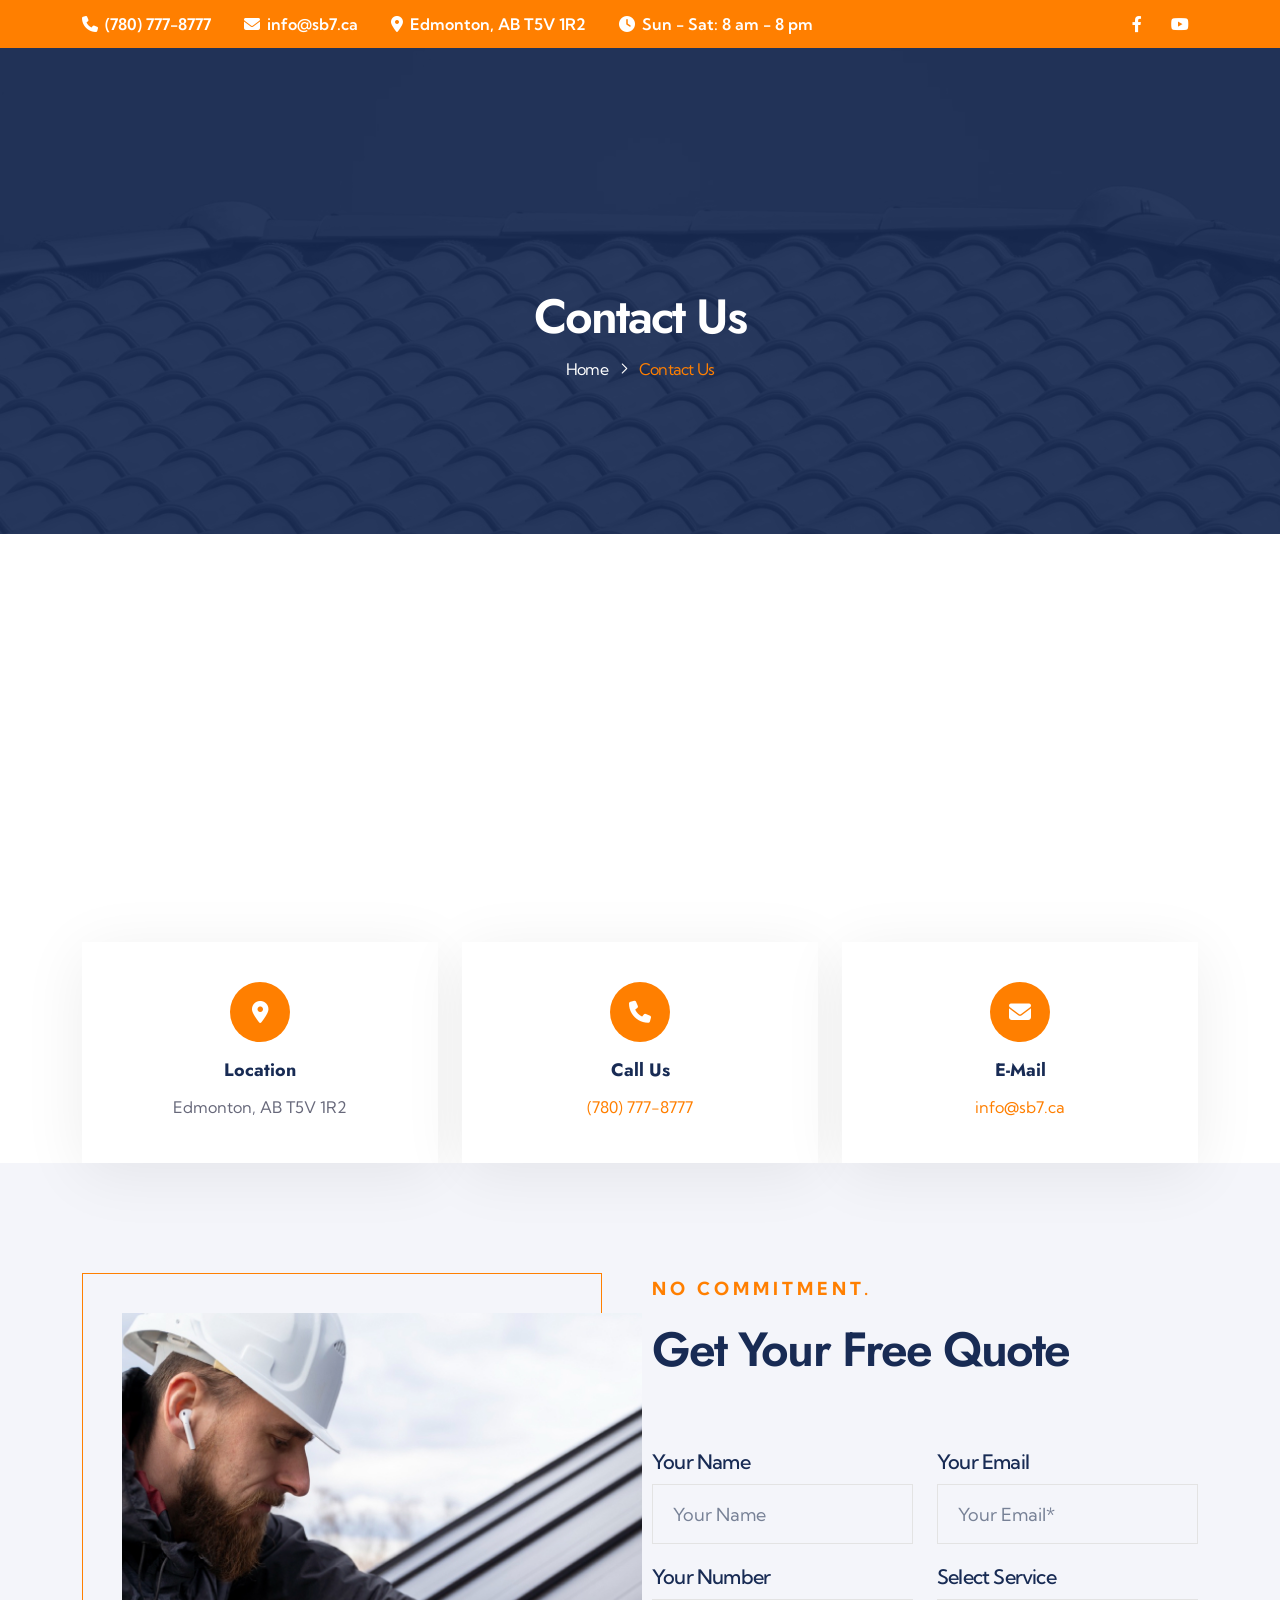
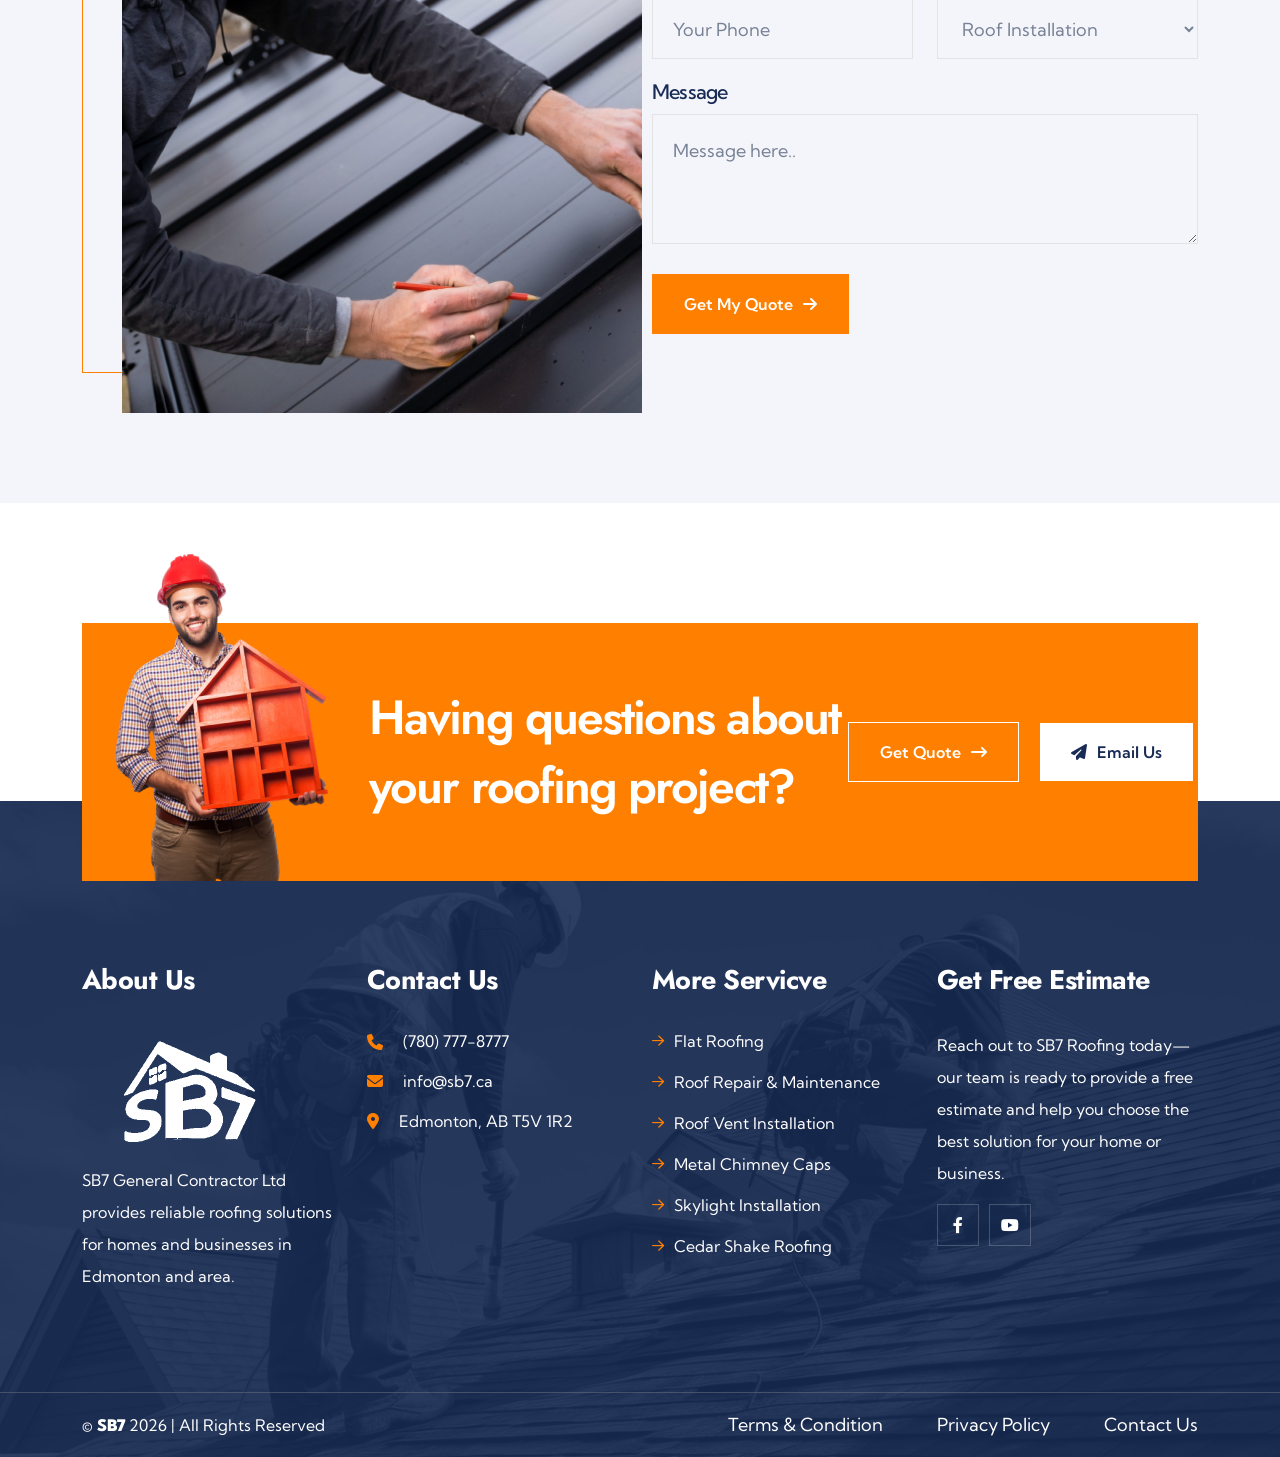
<file: contact.html>
<!DOCTYPE html>
<html dir="ltr" lang="zxx">

<head>
    <meta name="viewport" content="width=device-width,initial-scale=1.0" />
    <meta charset="utf-8" />
    <meta name="description"
        content="Contact SB7 Roofing today for a free estimate in Edmonton. Call or message us for fast, reliable roofing service and expert advice." />
    <meta name="keywords"
        content="maintenance, remodeling, renovation, repair service, roof, roof repair, roofers, roofing company, roofing services" />

    <meta name="geo.region" content="CA-AB">
    <meta name="geo.placename" content="Edmonton">
    <meta name="geo.position" content="53.5461;-113.48">
    <meta name="ICBM" content="53.5461, -113.48">

    <title>Contact SB7 Roofing | Get a Free Roofing Estimate Edmonton</title>

    <link rel="icon" type="image/png" href="images/logo/favicon.ico" />

    <link rel="apple-touch-icon" href="images/logo/apple-touch-icon.png" />
    <link rel="apple-touch-icon" sizes="57x57" href="images/logo/apple-touch-icon-57x57.png" />
    <link rel="apple-touch-icon" sizes="72x72" href="images/logo/apple-touch-icon-72x72.png" />
    <link rel="apple-touch-icon" sizes="76x76" href="images/logo/apple-touch-icon-76x76.png" />
    <link rel="apple-touch-icon" sizes="114x114" href="images/logo/apple-touch-icon-114x114.png" />
    <link rel="apple-touch-icon" sizes="120x120" href="images/logo/apple-touch-icon-120x120.png" />
    <link rel="apple-touch-icon" sizes="144x144" href="images/logo/apple-touch-icon-144x144.png" />
    <link rel="apple-touch-icon" sizes="152x152" href="images/logo/apple-touch-icon-152x152.png" />
    <link rel="apple-touch-icon" sizes="180x180" href="images/logo/apple-touch-icon-180x180.png" />

    <link rel="preconnect" href="https://fonts.googleapis.com">
    <link rel="preconnect" href="https://fonts.gstatic.com" crossorigin>
    <link
        href="https://fonts.googleapis.com/css2?family=Jost:ital,wght@0,100..900;1,100..900&family=Kumbh+Sans:wght@100..900&display=swap"
        rel="stylesheet">

    <link rel="stylesheet" href="css/bootstrap.min.css" />
    <link rel="stylesheet" href="css/fontawesome.min.css" />
    <link rel="stylesheet" href="css/rampart-icon.css" />
    <link rel="stylesheet" href="css/magnific-popup.css" />
    <link rel="stylesheet" href="css/slick.css" />
    <link rel="stylesheet" href="css/meanmenu.css" />
    <link rel="stylesheet" href="css/animate.css" />
    <link rel="stylesheet" href="css/style.css" />

    <!--[if lt IE 9]>
    <script src="https://oss.maxcdn.com/html5shiv/3.7.2/html5shiv.min.js"></script>
    <script src="https://oss.maxcdn.com/respond/1.4.2/respond.min.js"></script>
    <![endif]-->
</head>

<body>
    <!-- Preloader Start !-->
    <div id="preloader">
        <div id="preloader-status">
            <div class="preloader-image">
                <img src="images/icon/preloader.gif" alt="preeloader" />
            </div>
        </div>
    </div>
    <!-- Preloader End !-->
    <!-- Header Start !-->
    <header class="header-area style-1">
        <!-- Header Top Start -->
        <div class="header-top background-primary">
            <div class="container">
                <div class="row">
                    <div class="col-12">
                        <div class="te-header-top-wrapper">
                            <div class="header-top-info">
                                <div class="te-header-contact-info">
                                    <span><a href="tel:+17807778777"><i class="fa-solid fa-phone"></i>(780) 777-8777</a>
                                    </span>
                                    <span><a href="mailto:info@sb7.ca"><i
                                                class="fa-solid fa-envelope"></i>info@sb7.ca</a> </span>
                                    <span><i class="fa-solid fa-location-dot"></i>Edmonton, AB T5V 1R2</span>
                                    <span><i class="fa-solid fa-clock"></i>Sun - Sat: 8 am - 8 pm</span>
                                </div>
                            </div>
                            <div class="header-top-info">
                                <div class="te-social-profile">
                                    <a
                                        href="https://www.facebook.com/people/Sb7-General-Contracting-LTD/100057136964860/#"><i
                                            class="fa-brands fa-facebook-f"></i></a>
                                    <a href="https://www.youtube.com/@sergebessette1466"><i
                                            class="fa-brands fa-youtube"></i></a>
                                </div>
                            </div>
                        </div>
                    </div>
                </div>
            </div>
        </div>
        <!-- Header Top End -->
        <!-- Header Nav Menu Start -->
        <div class="te-header-menu-area te-sticky-header position-fixed">
            <div class="container">
                <div class="row">
                    <div class="col-xl-4 col-lg-4 col-md-7 col-7 pr-0 pl-0 d-flex align-items-center">
                        <div class="te-logo">
                            <a href="index.html" class="te-standard-logo">
                                <img src="images/logo/logo-white.svg" alt="logo" />
                            </a>
                            <a href="index.html" class="te-sticky-logo">
                                <img src="images/logo/logo-black.svg" alt="logo" />
                            </a>
                            <a href="index.html" class="te-retina-logo">
                                <img src="images/logo/logo-white.svg" alt="logo" />
                            </a>
                        </div>
                        <a href="tel:+17807778777" class="phone-link"><i
                                class="fa-solid fa-phone"></i>&nbsp;(780)777-8777</a>

                    </div>
                    <div class="col-xl-8 col-lg-8 col-md-5 col-5 d-flex align-items-center justify-content-end">
                        <div class="te-menu d-inline-block">
                            <nav id="main-menu" class="te-main-menu">
                                <ul>
                                    <li>
                                        <a href="index.html">Home</a>
                                    </li>
                                    <li><a href="about.html">About Us</a></li>
                                    <li>
                                        <a href="service.html">Services</a>
                                    </li>
                                    <li>
                                        <a href="project.html">Projects</a>
                                    </li>
                                    <li><a href="contact.html">Contact</a></li>
                                </ul>
                            </nav>
                        </div>
                        <!-- Header Button Start !-->
                        <div class="te-header-btn">
                            <a href="tel:+17807778777" class="te-theme-btn style-1"><i class="fa-solid fa-phone"></i>
                                (780)
                                777-8777 </a>
                            <a href="about.html#" class="te-quote-btn">Get Quote <i
                                    class="fa-solid fa-arrow-right"></i></a>
                        </div>

                        <!-- Header Button End !-->
                        <!-- Mobile Menu Toggle Button Start !-->
                        <div class="te-mobile-menu-bar d-lg-none text-end">
                            <a href="contact.html#" class="te-mobile-menu-toggle-btn"><i class="fal fa-bars"></i></a>
                        </div>
                        <!-- Mobile Menu Toggle Button End !-->
                    </div>
                </div>
            </div>
        </div>
        <!-- Header Nav Menu End -->
    </header>
    <!-- Header End !-->
    <!-- Menu sidebar Section Start -->
    <div class="te-menu-sidebar-area">
        <div class="te-menu-sidebar-wrapper">
            <div class="te-menu-sidebar-close">
                <button class="te-menu-sidebar-close-btn" id="menu_sidebar_close_btn">
                    <i class="fal fa-times"></i>
                </button>
            </div>
            <div class="te-menu-sidebar-content">
                <div class="te-menu-sidebar-logo">
                    <a href="index.html">
                        <img src="images/logo/logo-black.svg" alt="logo" />
                    </a>
                </div>
                <div class="te-mobile-nav-menu"></div>
                <div class="te-menu-sidebar-content">
                    <div class="te-menu-sidebar-single-widget">
                        <h5 class="te-menu-sidebar-title">Contact Info</h5>
                        <div class="te-header-contact-info">
                            <span><i class="fa-solid fa-location-dot"></i>Edmonton, AB T5V 1R2</span>
                            <span><a href="mailto:info@sb7.ca"><i class="fa-solid fa-envelope"></i>info@sb7.ca</a>
                            </span>
                            <span><a href="tel:+1-780-777-8777"><i
                                        class="fa-solid fa-phone"></i>+1-780-777-8777</a></span>
                        </div>
                        <div class="te-social-profile">
                            <a href="https://www.facebook.com/people/Sb7-General-Contracting-LTD/100057136964860/#"><i
                                    class="fa-brands fa-facebook-f"></i></a>
                            <a href="https://www.youtube.com/@sergebessette1466"><i
                                    class="fa-brands fa-youtube"></i></a>
                        </div>
                    </div>
                </div>
            </div>
        </div>
    </div>
    <!-- Menu sidebar Section Start -->
    <div class="te-body-overlay"></div>

    <!-- Page Header Start !-->
    <div class="page-breadcrumb-area">
        <div class="page-bg">
            <div class="page-overlay" style="background-color: #182b54e6"></div>
            <img src="images/section-bg/page-header.jpg" alt="page header">
        </div>
        <div class="container">
            <div class="row">
                <div class="col-md-12">
                    <div class="breadcrumb-wrapper">
                        <div class="page-heading">
                            <h3 class="page-title">Contact Us</h3>
                        </div>
                        <div class="breadcrumb-list">
                            <ul>
                                <li><a href="index.html">Home</a></li>
                                <li class="active"><a href="contact.html#">Contact Us</a></li>
                            </ul>
                        </div>
                    </div>
                </div>
            </div>
        </div>
    </div>
    <!-- Page Header End !-->

    <!-- Map start -->
    <div class="contact-map-area">
        <div class="te-map-widget">
            <iframe
                src="https://www.google.com/maps/embed?pb=!1m14!1m12!1m3!1d115492.76106869255!2d-113.6586383263538!3d53.5704303755554!2m3!1f0!2f0!3f0!3m2!1i1024!2i768!4f13.1!5e0!3m2!1sen!2sca"
                allowfullscreen="" loading="lazy" referrerpolicy="no-referrer-when-downgrade"></iframe>
        </div>
    </div>
    <!-- Map end -->
    <div class="contact-info-area">
        <div class="container">
            <div class="row">
                <div class="col-lg-4 col-md-6">
                    <div class="te-icon-card style-2">
                        <div class="te-icon">
                            <i class="fa-solid fa-location-dot"></i>
                        </div>
                        <div class="content">
                            <h3 class="title">Location</h3>
                            <span class="desc">Edmonton, AB T5V 1R2</span>
                        </div>
                    </div>
                </div>
                <div class="col-lg-4 col-md-6">
                    <div class="te-icon-card style-2">
                        <div class="te-icon">
                            <i class="fa-solid fa-phone"></i>
                        </div>
                        <div class="content">
                            <h3 class="title">Call Us</h3>
                            <a href="tel:+17807778777" class="desc">(780) 777-8777</a>
                        </div>
                    </div>
                </div>
                <div class="col-lg-4 col-md-6">
                    <div class="te-icon-card style-2">
                        <div class="te-icon">
                            <i class="fa-solid fa-envelope"></i>
                        </div>
                        <div class="content">
                            <h3 class="title">E-Mail</h3>
                            <a href="mailto:info@sb7.ca" class="desc">info@sb7.ca</a> <br />
                        </div>
                    </div>
                </div>
            </div>
        </div>
    </div>

    <!-- Contact Form Area Start -->
    <div class="contact-form-area style-1 background-gray-100">
        <div class="container">
            <div class="row gy-5">
                <div class="col-xl-6">
                    <div class="te-about-image-card style-3">
                        <div class="te-main-img-wrapper">
                            <div class="te-main-img-inner">
                                <div class="about-img-one">
                                    <img class="tilt-animate" src="images/about/contact-form-img.jpg"
                                        alt="about card img">
                                    <div class="te-img-card-shape"></div>
                                </div>
                            </div>
                        </div>
                    </div>
                </div>
                <div class="col-xl-6">
                    <div class="te-section-title style-2">
                        <div class="te-section-content">
                            <div class="short-title-wrapper">
                                <span class="short-title">No commitment.</span>
                            </div>
                            <h2 class="title">Get Your Free Quote</h2>
                        </div>
                    </div>
                    <!-- Comment Form Start -->
                    <div class="te-comment-respond style-2 mt-0">
                        <form action="about.html#" method="post" class="te-comment-form">
                            <div class="row gx-4">
                                <div class="col-xl-6">
                                    <div class="te-contacts-email">
                                        <label>Your Name</label>
                                        <input name="name" type="text" placeholder="Your Name">
                                    </div>
                                </div>
                                <div class="col-xl-6">
                                    <div class="te-contacts-email">
                                        <label>Your Email</label>
                                        <input name="email" type="text" placeholder="Your Email*">
                                    </div>
                                </div>
                                <div class="col-xl-6">
                                    <div class="te-contacts-name">
                                        <label>Your Number</label>
                                        <input name="phone" type="text" placeholder="Your Phone">
                                    </div>
                                </div>
                                <div class="col-xl-6">
                                    <div class="te-contacts-name">
                                        <label>Select Service</label>
                                        <select id="select-services" name="select-services">
                                            <option value="installation">Roof Installation</option>
                                            <option value="repair">Roof Repair</option>
                                            <option value="replacement">Roof Replacement</option>
                                            <option value="inspection">Roof Inspection</option>
                                            <option value="cleaning">Roof Cleaning</option>
                                        </select>
                                    </div>
                                </div>
                                <div class="col-xl-12">
                                    <div class="te-contacts-message">
                                        <label>Message</label>
                                        <textarea name="comment" cols="20" rows="3"
                                            placeholder="Message here.."></textarea>
                                    </div>
                                </div>
                                <div class="col-12">
                                    <button class="te-theme-btn" type="submit">Get My Quote <i
                                            class="fa-solid fa-arrow-right"></i></button>
                                </div>
                            </div>
                        </form>
                    </div>
                    <!-- Comment Form End -->
                </div>
            </div>
        </div>
    </div>
    <!-- Contact Form Area End -->

    <!-- Call To Action Area Start !-->
    <div class="cta-area style-1 te-pt-120">
        <div class="container">
            <div class="row">
                <div class="col-12">
                    <div class="cta-wrapper background-primary">
                        <div class="image">
                            <img src="images/cta/cta-img-1.png" alt="image">
                        </div>
                        <div class="content">
                            <h2 class="title mb-0 text-white">Having questions about <br /> your roofing project? </h2>
                        </div>
                        <div class="btn-group-wrapper">
                            <div class="btn-group-inner">
                                <a href="about.html" class="te-theme-btn style-1 text-white">Get Quote <i
                                        class="fa-solid fa-arrow-right-long"></i></a>

                                <a href="mailto:info@sb7.ca?subject=Roofing%20Inquiry&body=Hello,%20I%20would%20like%20more%20information%20about%20your%20roofing%20services."
                                    class="te-theme-btn style-2 bg-white">
                                    <i class="fa-solid fa-paper-plane"></i> Email Us
                                </a>
                            </div>
                        </div>
                    </div>
                </div>
            </div>
        </div>
    </div>
    <!-- Call To Action Area End !-->

    <!--- Start Footer !-->
    <footer class="footer style-2">
        <div class="te-footer-bg">
            <div class="footer-bg-overlay" style="background-color: rgba(24, 43, 84, 0.9);"></div>
            <img src="images/section-bg/footer-two-bg.jpg" alt="footer image" />
        </div>
        <div class="te-footer-sec">
            <div class="container">
                <div class="row">
                    <div class="col-xl-3 col-lg-6 col-md-6">
                        <div class="te-footer-widget">
                            <div class="te-footer-widget-info">
                                <h3 class="te-footer-widget-title">About Us</h3>
                                <a href="index.html"><img src="images/logo/logo.png" alt="SB7 Logo"></a>

                                <p>SB7 General Contractor Ltd provides reliable roofing solutions for homes and
                                    businesses in Edmonton and area.</p>
                            </div>
                        </div>
                    </div>
                    <div class="col-xl-3 col-lg-6 col-md-6">
                        <div class="te-footer-widget">
                            <div class="te-footer-widget-contact">
                                <h2 class="te-footer-widget-title">Contact Us</h2>
                                <div class="footer-contact">
                                    <ul>
                                        <li>
                                            <span class="contact-icon"><i class="fa-solid fa-phone"></i></span>
                                            <span class="contact-text">(780) 777-8777</span>
                                        </li>
                                        <li>
                                            <span class="contact-icon"><i class="fa-solid fa-envelope"></i></span>
                                            <span class="contact-text">info@sb7.ca</span>
                                        </li>
                                        <li>
                                            <span class="contact-icon"><i class="fa-solid fa-location-dot"></i></span>
                                            <span class="contact-text">Edmonton, AB T5V 1R2</span>
                                        </li>
                                    </ul>
                                </div>
                            </div>
                        </div>
                    </div>
                    <div class="col-xl-3 col-lg-6 col-md-6">
                        <div class="te-footer-widget te_widget_nav_menu">
                            <h2 class="te-footer-widget-title">More Servicve</h2>
                            <ul>
                                <li><a href="index.html#">Flat Roofing</a></li>
                                <li><a href="index.html#">Roof Repair & Maintenance</a></li>
                                <li><a href="index.html#">Roof Vent Installation</a></li>
                                <li><a href="index.html#">Metal Chimney Caps</a></li>
                                <li><a href="index.html#">Skylight Installation</a></li>
                                <li><a href="index.html#">Cedar Shake Roofing</a></li>
                            </ul>
                        </div>
                    </div>
                    <div class="col-xl-3 col-lg-6 col-md-6">
                        <div class="te-footer-widget">
                            <h2 class="te-footer-widget-title">Get Free Estimate</h2>
                            <!-- Newsletter Section Start !-->
                            <div class="te-subscribe-form-wrapper">
                                <p>Reach out to SB7 Roofing today—our team is ready to provide a free estimate and
                                    help
                                    you choose the best solution for your home or business.</p>
                                <div class="te-social-profile-wrapper">
                                    <div class="te-social-profile">
                                        <a
                                            href="https://www.facebook.com/people/Sb7-General-Contracting-LTD/100057136964860/#"><i
                                                class="fa-brands fa-facebook-f"></i></a>
                                        <a href="https://www.youtube.com/@sergebessette1466"><i
                                                class="fa-brands fa-youtube"></i></a>
                                    </div>
                                </div>
                            </div>
                            <!-- Newsletter Section End !-->
                        </div>
                    </div>
                </div>
            </div>
        </div>
        <div class="footer-bottom-area">
            <div class="container">
                <div class="row">
                    <div class="col-12">
                        <div class="te-footer-bottom-wrapper">
                            <div class="te-copyright-text">
                                <p>&copy; <a href="project.html#">SB7</a> 2026 | All Rights Reserved</p>
                            </div>
                            <div class="te-footer-bottom-menu">
                                <ul>
                                    <li>
                                        <a href="project.html#">Terms & Condition</a>
                                    </li>
                                    <li>
                                        <a href="project.html#">Privacy Policy</a>
                                    </li>
                                    <li>
                                        <a href="project.html#">Contact Us</a>
                                    </li>
                                </ul>
                            </div>
                        </div>
                    </div>
                </div>
            </div>
        </div>
    </footer>
    <!--- End Footer !-->

    <!-- Scroll Up Section Start -->
    <div class="progress-wrap">
        <svg class="progress-circle svg-content" width="100%" height="100%" viewBox="-1 -1 102 102">
            <path d="M50,1 a49,49 0 0,1 0,98 a49,49 0 0,1 0,-98" />
        </svg>
    </div>
    <!-- Scroll Up Section End -->

    <!-- All JS File -->
    <script src="js/jquery.min.js"></script>
    <script src="js/bootstrap.min.js"></script>
    <script src="js/slick.min.js"></script>
    <script src="js/jquery.counterup.min.js"></script>
    <script src="js/waypoints.js"></script>
    <script src="js/jquery.meanmenu.min.js"></script>
    <script src="js/jquery.magnific-popup.min.js"></script>
    <script src="js/inview.min.js"></script>
    <script src="js/wow.js"></script>
    <script src="js/tilt.jquery.js"></script>
    <script src="js/isotope.min.js"></script>
    <script src="js/jquery.imagesloaded.min.js"></script>
    <script src="js/scrolltotop.min.js"></script>
    <script src="js/plugins.js"></script>
    <script src="js/custom.js"></script>
</body>

</html>
</file>
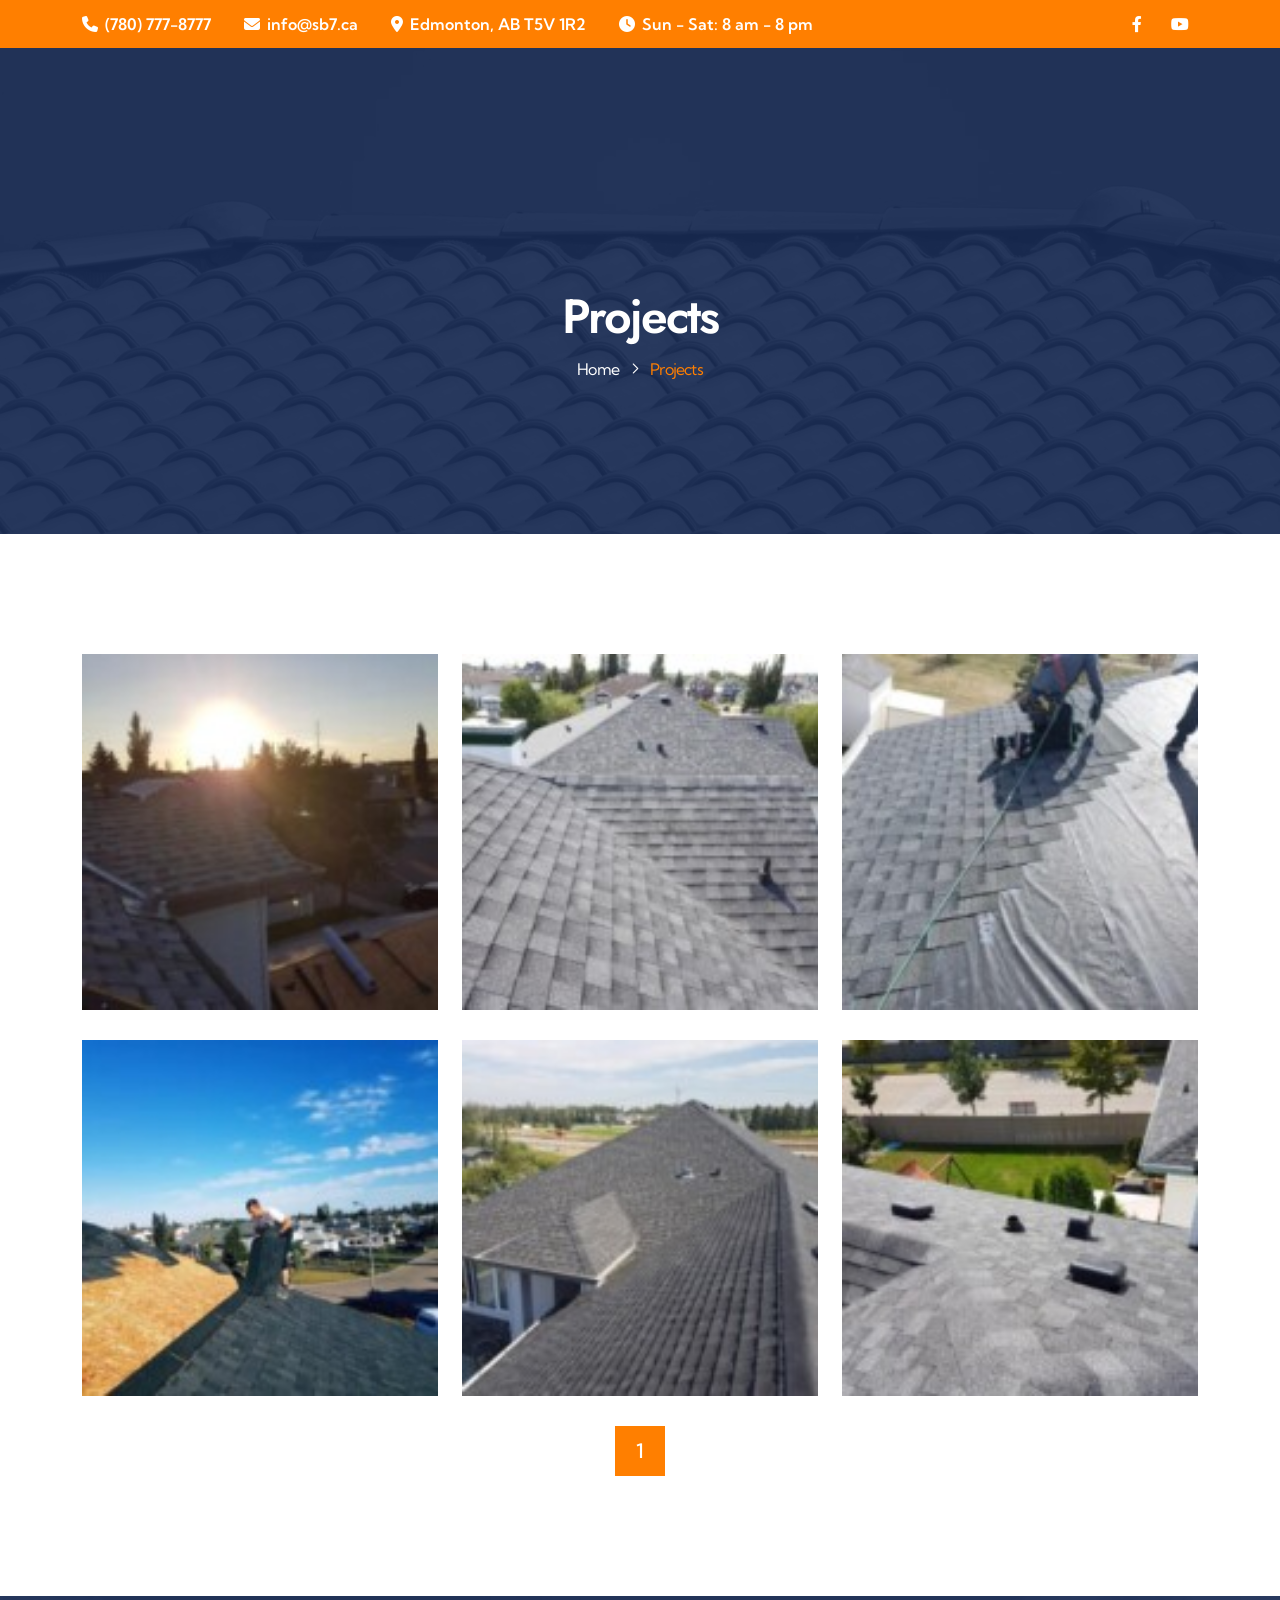
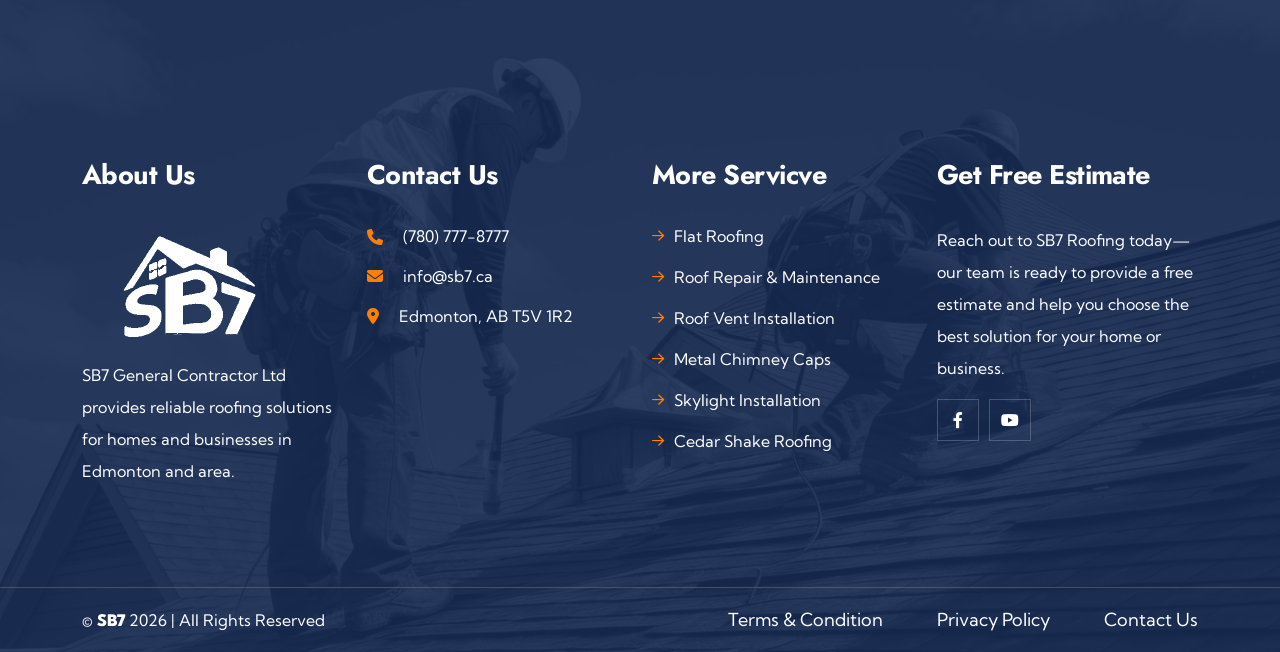
<file: project.html>
<!DOCTYPE html>
<html dir="ltr" lang="zxx">

<head>
    <meta name="viewport" content="width=device-width,initial-scale=1.0" />
    <meta charset="utf-8" />
    <meta name="description"
        content="View our completed roofing projects in Edmonton. See real examples of shingle, metal, and flat roof installations and transformations." />
    <meta name="keywords"
        content="maintenance, remodeling, renovation, repair service, roof, roof repair, roofers, roofing company, roofing services" />

    <meta name="geo.region" content="CA-AB">
    <meta name="geo.placename" content="Edmonton">
    <meta name="geo.position" content="53.5461;-113.48">
    <meta name="ICBM" content="53.5461, -113.48">

    <title>Our Roofing Projects | Edmonton Roof Installations & Repairs</title>

    <link rel="icon" type="image/png" href="images/logo/favicon.ico" />

    <link rel="apple-touch-icon" href="images/logo/apple-touch-icon.png" />
    <link rel="apple-touch-icon" sizes="57x57" href="images/logo/apple-touch-icon-57x57.png" />
    <link rel="apple-touch-icon" sizes="72x72" href="images/logo/apple-touch-icon-72x72.png" />
    <link rel="apple-touch-icon" sizes="76x76" href="images/logo/apple-touch-icon-76x76.png" />
    <link rel="apple-touch-icon" sizes="114x114" href="images/logo/apple-touch-icon-114x114.png" />
    <link rel="apple-touch-icon" sizes="120x120" href="images/logo/apple-touch-icon-120x120.png" />
    <link rel="apple-touch-icon" sizes="144x144" href="images/logo/apple-touch-icon-144x144.png" />
    <link rel="apple-touch-icon" sizes="152x152" href="images/logo/apple-touch-icon-152x152.png" />
    <link rel="apple-touch-icon" sizes="180x180" href="images/logo/apple-touch-icon-180x180.png" />

    <link rel="preconnect" href="https://fonts.googleapis.com">
    <link rel="preconnect" href="https://fonts.gstatic.com" crossorigin>
    <link
        href="https://fonts.googleapis.com/css2?family=Jost:ital,wght@0,100..900;1,100..900&family=Kumbh+Sans:wght@100..900&display=swap"
        rel="stylesheet">

    <link rel="stylesheet" href="css/bootstrap.min.css" />
    <link rel="stylesheet" href="css/fontawesome.min.css" />
    <link rel="stylesheet" href="css/rampart-icon.css" />
    <link rel="stylesheet" href="css/magnific-popup.css" />
    <link rel="stylesheet" href="css/slick.css" />
    <link rel="stylesheet" href="css/meanmenu.css" />
    <link rel="stylesheet" href="css/animate.css" />
    <link rel="stylesheet" href="css/style.css" />

    <!--[if lt IE 9]>
    <script src="https://oss.maxcdn.com/html5shiv/3.7.2/html5shiv.min.js"></script>
    <script src="https://oss.maxcdn.com/respond/1.4.2/respond.min.js"></script>
    <![endif]-->
</head>

<body>
    <!-- Preloader Start !-->
    <div id="preloader">
        <div id="preloader-status">
            <div class="preloader-image">
                <img src="images/icon/preloader.gif" alt="preeloader" />
            </div>
        </div>
    </div>
    <!-- Preloader End !-->
    <!-- Header Start !-->
    <header class="header-area style-1">
        <!-- Header Top Start -->
        <div class="header-top background-primary">
            <div class="container">
                <div class="row">
                    <div class="col-12">
                        <div class="te-header-top-wrapper">
                            <div class="header-top-info">
                                <div class="te-header-contact-info">
                                    <span><a href="tel:+17807778777"><i class="fa-solid fa-phone"></i>(780) 777-8777</a>
                                    </span>
                                    <span><a href="mailto:info@sb7.ca"><i
                                                class="fa-solid fa-envelope"></i>info@sb7.ca</a> </span>
                                    <span><i class="fa-solid fa-location-dot"></i>Edmonton, AB T5V 1R2</span>
                                    <span><i class="fa-solid fa-clock"></i>Sun - Sat: 8 am - 8 pm</span>
                                </div>
                            </div>
                            <div class="header-top-info">
                                <div class="te-social-profile">
                                    <a
                                        href="https://www.facebook.com/people/Sb7-General-Contracting-LTD/100057136964860/#"><i
                                            class="fa-brands fa-facebook-f"></i></a>
                                    <a href="https://www.youtube.com/@sergebessette1466"><i
                                            class="fa-brands fa-youtube"></i></a>
                                </div>
                            </div>
                        </div>
                    </div>
                </div>
            </div>
        </div>
        <!-- Header Top End -->
        <!-- Header Nav Menu Start -->
        <div class="te-header-menu-area te-sticky-header position-fixed">
            <div class="container">
                <div class="row">
                    <div class="col-xl-4 col-lg-4 col-md-7 col-7 pr-0 pl-0 d-flex align-items-center">
                        <div class="te-logo">
                            <a href="index.html" class="te-standard-logo">
                                <img src="images/logo/logo-white.svg" alt="logo" />
                            </a>
                            <a href="index.html" class="te-sticky-logo">
                                <img src="images/logo/logo-black.svg" alt="logo" />
                            </a>
                            <a href="index.html" class="te-retina-logo">
                                <img src="images/logo/logo-white.svg" alt="logo" />
                            </a>
                        </div>
                        <a href="tel:+17807778777" class="phone-link"><i
                                class="fa-solid fa-phone"></i>&nbsp;(780)777-8777</a>

                    </div>
                    <div class="col-xl-8 col-lg-8 col-md-5 col-5 d-flex align-items-center justify-content-end">
                        <div class="te-menu d-inline-block">
                            <nav id="main-menu" class="te-main-menu">
                                <ul>
                                    <li>
                                        <a href="index.html">Home</a>
                                    </li>
                                    <li><a href="about.html">About Us</a></li>
                                    <li>
                                        <a href="service.html">Services</a>
                                    </li>
                                    <li>
                                        <a href="project.html">Projects</a>
                                    </li>
                                    <li><a href="contact.html">Contact</a></li>
                                </ul>
                            </nav>
                        </div>
                        <!-- Header Button Start !-->
                        <div class="te-header-btn">
                            <a href="tel:+17807778777" class="te-theme-btn style-1"><i class="fa-solid fa-phone"></i>
                                (780)
                                777-8777 </a>
                            <a href="about.html#" class="te-quote-btn">Get Quote <i
                                    class="fa-solid fa-arrow-right"></i></a>
                        </div>

                        <!-- Header Button End !-->
                        <!-- Mobile Menu Toggle Button Start !-->
                        <div class="te-mobile-menu-bar d-lg-none text-end">
                            <a href="project.html#" class="te-mobile-menu-toggle-btn"><i class="fal fa-bars"></i></a>
                        </div>
                        <!-- Mobile Menu Toggle Button End !-->
                    </div>
                </div>
            </div>
        </div>
        <!-- Header Nav Menu End -->
    </header>
    <!-- Header End !-->
    <!-- Menu sidebar Section Start -->
    <div class="te-menu-sidebar-area">
        <div class="te-menu-sidebar-wrapper">
            <div class="te-menu-sidebar-close">
                <button class="te-menu-sidebar-close-btn" id="menu_sidebar_close_btn">
                    <i class="fal fa-times"></i>
                </button>
            </div>
            <div class="te-menu-sidebar-content">
                <div class="te-menu-sidebar-logo">
                    <a href="index.html">
                        <img src="images/logo/logo-black.svg" alt="logo" />
                    </a>
                </div>
                <div class="te-mobile-nav-menu"></div>
                <div class="te-menu-sidebar-content">
                    <div class="te-menu-sidebar-single-widget">
                        <h5 class="te-menu-sidebar-title">Contact Info</h5>
                        <div class="te-header-contact-info">
                            <span><i class="fa-solid fa-location-dot"></i>Edmonton, AB T5V 1R2</span>
                            <span><a href="mailto:info@sb7.ca"><i class="fa-solid fa-envelope"></i>info@sb7.ca</a>
                            </span>
                            <span><a href="tel:+1-780-777-8777"><i
                                        class="fa-solid fa-phone"></i>+1-780-777-8777</a></span>
                        </div>
                        <div class="te-social-profile">
                            <a href="https://www.facebook.com/people/Sb7-General-Contracting-LTD/100057136964860/#"><i
                                    class="fa-brands fa-facebook-f"></i></a>
                            <a href="https://www.youtube.com/@sergebessette1466"><i
                                    class="fa-brands fa-youtube"></i></a>
                        </div>
                    </div>
                </div>
            </div>
        </div>
    </div>
    <!-- Menu sidebar Section Start -->
    <div class="te-body-overlay"></div>

    <!-- Page Header Start !-->
    <div class="page-breadcrumb-area">
        <div class="page-bg">
            <div class="page-overlay" style="background-color: #182b54e6"></div>
            <img src="images/section-bg/page-header.jpg" alt="page header">
        </div>
        <div class="container">
            <div class="row">
                <div class="col-md-12">
                    <div class="breadcrumb-wrapper">
                        <div class="page-heading">
                            <h3 class="page-title">Projects</h3>
                        </div>
                        <div class="breadcrumb-list">
                            <ul>
                                <li><a href="index.html">Home</a></li>
                                <li class="active"><a href="project.html#">Projects</a></li>
                            </ul>
                        </div>
                    </div>
                </div>
            </div>
        </div>
    </div>
    <!-- Page Header End !-->

    <!-- Project Page Start -->
    <div class="project-page-wrapper">
        <div class="container">
            <div class="row">
                <div class="col-lg-4 col-sm-6 te-single-isotop bathroom kitchen">
                    <div class="te-portfolio-card style-3">
                        <div class="image">
                            <img src="images/project/p1.jpg" alt="portfolio">
                            <div class="te-content-wrapper">
                                <div class="content">
                                    <div class="btn-wrapper">
                                        <a href="project-details.html"><i class="fa-solid fa-arrow-right-long"></i></a>
                                    </div>
                                    <div class="content-inner">
                                        <h3 class="title"><a href="project-details.html">Roof Installation Repair</a>
                                        </h3>
                                        <span class="project-cat">Roof Services</span>
                                    </div>
                                </div>
                            </div>
                        </div>
                    </div>
                </div>
                <div class="col-lg-4 col-sm-6 te-single-isotop kitchen waterline">
                    <div class="te-portfolio-card style-3">
                        <div class="image">
                            <img src="images/project/p2.jpg" alt="portfolio">
                            <div class="te-content-wrapper">
                                <div class="content">
                                    <div class="btn-wrapper">
                                        <a href="project-details.html"><i class="fa-solid fa-arrow-right-long"></i></a>
                                    </div>
                                    <div class="content-inner">
                                        <h3 class="title"><a href="project-details.html">Peak Protection</a></h3>
                                        <span class="project-cat">Roof Services</span>
                                    </div>
                                </div>
                            </div>
                        </div>
                    </div>
                </div>
                <div class="col-lg-4 col-sm-6 te-single-isotop waterline gasline">
                    <div class="te-portfolio-card style-3">
                        <div class="image">
                            <img src="images/project/p3.jpg" alt="portfolio">
                            <div class="te-content-wrapper">
                                <div class="content">
                                    <div class="btn-wrapper">
                                        <a href="project-details.html"><i class="fa-solid fa-arrow-right-long"></i></a>
                                    </div>
                                    <div class="content-inner">
                                        <h3 class="title"><a href="project-details.html">Roofing Solutions</a></h3>
                                        <span class="project-cat">Roof Services</span>
                                    </div>
                                </div>
                            </div>
                        </div>
                    </div>
                </div>
                <div class="col-lg-4 col-sm-6 te-single-isotop waterline gasline">
                    <div class="te-portfolio-card style-3">
                        <div class="image">
                            <img src="images/project/p4.jpg" alt="portfolio">
                            <div class="te-content-wrapper">
                                <div class="content">
                                    <div class="btn-wrapper">
                                        <a href="project-details.html"><i class="fa-solid fa-arrow-right-long"></i></a>
                                    </div>
                                    <div class="content-inner">
                                        <h3 class="title"><a href="project-details.html">Rain Proof Roofers</a></h3>
                                        <span class="project-cat">Roof Services</span>
                                    </div>
                                </div>
                            </div>
                        </div>
                    </div>
                </div>
                <div class="col-lg-4 col-sm-6 te-single-isotop gasline bathroom">
                    <div class="te-portfolio-card style-3">
                        <div class="image">
                            <img src="images/project/p5.jpg" alt="portfolio">
                            <div class="te-content-wrapper">
                                <div class="content">
                                    <div class="btn-wrapper">
                                        <a href="project-details.html"><i class="fa-solid fa-arrow-right-long"></i></a>
                                    </div>
                                    <div class="content-inner">
                                        <h3 class="title"><a href="project-details.html">Shield & Shine Roofing</a></h3>
                                        <span class="project-cat">Roof Services</span>
                                    </div>
                                </div>
                            </div>
                        </div>
                    </div>
                </div>
                <div class="col-lg-4 col-sm-6 te-single-isotop bathroom">
                    <div class="te-portfolio-card style-3">
                        <div class="image">
                            <img src="images/project/p6.jpg" alt="portfolio">
                            <div class="te-content-wrapper">
                                <div class="content">
                                    <div class="btn-wrapper">
                                        <a href="project-details.html"><i class="fa-solid fa-arrow-right-long"></i></a>
                                    </div>
                                    <div class="content-inner">
                                        <h3 class="title"><a href="project-details.html">Roof Maintenance</a></h3>
                                        <span class="project-cat">Roof Services</span>
                                    </div>
                                </div>
                            </div>
                        </div>
                    </div>
                </div>
            </div>
            <div class="te-basic-pagination">
                <ul class="justify-content-center">
                    <li>
                        <span aria-current="page" class="page-numbers current">1</span>
                    </li>
                </ul>
            </div>
        </div>
    </div>
    <!-- Project Page Start -->

    <!--- Start Footer !-->
    <footer class="footer style-2">
        <div class="te-footer-bg">
            <div class="footer-bg-overlay" style="background-color: rgba(24, 43, 84, 0.9);"></div>
            <img src="images/section-bg/footer-two-bg.jpg" alt="footer image" />
        </div>
        <div class="te-footer-sec">
            <div class="container">
                <div class="row">
                    <div class="col-xl-3 col-lg-6 col-md-6">
                        <div class="te-footer-widget">
                            <div class="te-footer-widget-info">
                                <h3 class="te-footer-widget-title">About Us</h3>
                                <a href="index.html"><img src="images/logo/logo.png" alt="SB7 Logo"></a>

                                <p>SB7 General Contractor Ltd provides reliable roofing solutions for homes and
                                    businesses in Edmonton and area.</p>
                            </div>
                        </div>
                    </div>
                    <div class="col-xl-3 col-lg-6 col-md-6">
                        <div class="te-footer-widget">
                            <div class="te-footer-widget-contact">
                                <h2 class="te-footer-widget-title">Contact Us</h2>
                                <div class="footer-contact">
                                    <ul>
                                        <li>
                                            <span class="contact-icon"><i class="fa-solid fa-phone"></i></span>
                                            <span class="contact-text">(780) 777-8777</span>
                                        </li>
                                        <li>
                                            <span class="contact-icon"><i class="fa-solid fa-envelope"></i></span>
                                            <span class="contact-text">info@sb7.ca</span>
                                        </li>
                                        <li>
                                            <span class="contact-icon"><i class="fa-solid fa-location-dot"></i></span>
                                            <span class="contact-text">Edmonton, AB T5V 1R2</span>
                                        </li>
                                    </ul>
                                </div>
                            </div>
                        </div>
                    </div>
                    <div class="col-xl-3 col-lg-6 col-md-6">
                        <div class="te-footer-widget te_widget_nav_menu">
                            <h2 class="te-footer-widget-title">More Servicve</h2>
                            <ul>
                                <li><a href="index.html#">Flat Roofing</a></li>
                                <li><a href="index.html#">Roof Repair & Maintenance</a></li>
                                <li><a href="index.html#">Roof Vent Installation</a></li>
                                <li><a href="index.html#">Metal Chimney Caps</a></li>
                                <li><a href="index.html#">Skylight Installation</a></li>
                                <li><a href="index.html#">Cedar Shake Roofing</a></li>
                            </ul>
                        </div>
                    </div>
                    <div class="col-xl-3 col-lg-6 col-md-6">
                        <div class="te-footer-widget">
                            <h2 class="te-footer-widget-title">Get Free Estimate</h2>
                            <!-- Newsletter Section Start !-->
                            <div class="te-subscribe-form-wrapper">
                                <p>Reach out to SB7 Roofing today—our team is ready to provide a free estimate and
                                    help
                                    you choose the best solution for your home or business.</p>
                                <div class="te-social-profile-wrapper">
                                    <div class="te-social-profile">
                                        <a
                                            href="https://www.facebook.com/people/Sb7-General-Contracting-LTD/100057136964860/#"><i
                                                class="fa-brands fa-facebook-f"></i></a>
                                        <a href="https://www.youtube.com/@sergebessette1466"><i
                                                class="fa-brands fa-youtube"></i></a>
                                    </div>
                                </div>
                            </div>
                            <!-- Newsletter Section End !-->
                        </div>
                    </div>
                </div>
            </div>
        </div>
        <div class="footer-bottom-area">
            <div class="container">
                <div class="row">
                    <div class="col-12">
                        <div class="te-footer-bottom-wrapper">
                            <div class="te-copyright-text">
                                <p>&copy; <a href="project.html#">SB7</a> 2026 | All Rights Reserved</p>
                            </div>
                            <div class="te-footer-bottom-menu">
                                <ul>
                                    <li>
                                        <a href="project.html#">Terms & Condition</a>
                                    </li>
                                    <li>
                                        <a href="project.html#">Privacy Policy</a>
                                    </li>
                                    <li>
                                        <a href="project.html#">Contact Us</a>
                                    </li>
                                </ul>
                            </div>
                        </div>
                    </div>
                </div>
            </div>
        </div>
    </footer>
    <!--- End Footer !-->

    <!-- Scroll Up Section Start -->
    <div class="progress-wrap">
        <svg class="progress-circle svg-content" width="100%" height="100%" viewBox="-1 -1 102 102">
            <path d="M50,1 a49,49 0 0,1 0,98 a49,49 0 0,1 0,-98" />
        </svg>
    </div>
    <!-- Scroll Up Section End -->

    <!-- All JS File -->
    <script src="js/jquery.min.js"></script>
    <script src="js/bootstrap.min.js"></script>
    <script src="js/slick.min.js"></script>
    <script src="js/jquery.counterup.min.js"></script>
    <script src="js/waypoints.js"></script>
    <script src="js/jquery.meanmenu.min.js"></script>
    <script src="js/jquery.magnific-popup.min.js"></script>
    <script src="js/inview.min.js"></script>
    <script src="js/wow.js"></script>
    <script src="js/tilt.jquery.js"></script>
    <script src="js/isotope.min.js"></script>
    <script src="js/jquery.imagesloaded.min.js"></script>
    <script src="js/scrolltotop.min.js"></script>
    <script src="js/plugins.js"></script>
    <script src="js/custom.js"></script>
</body>

</html>
</file>
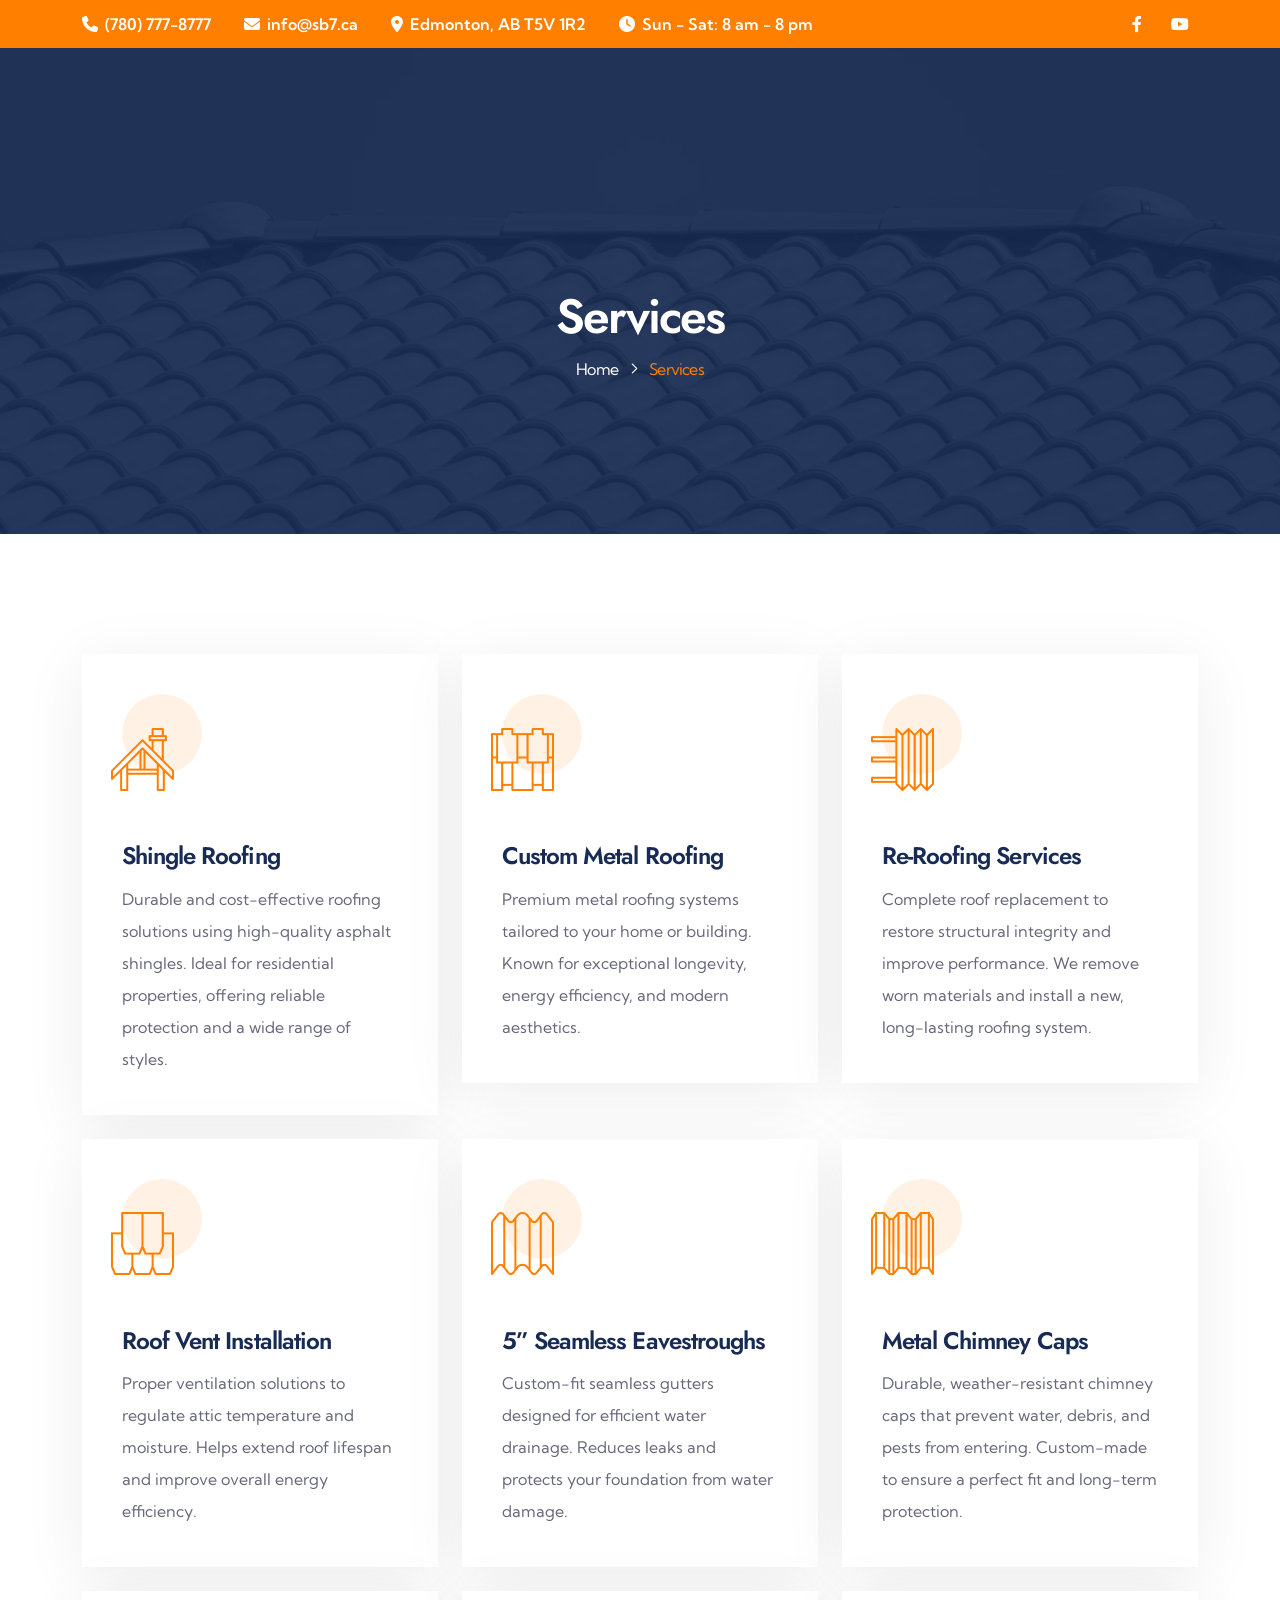
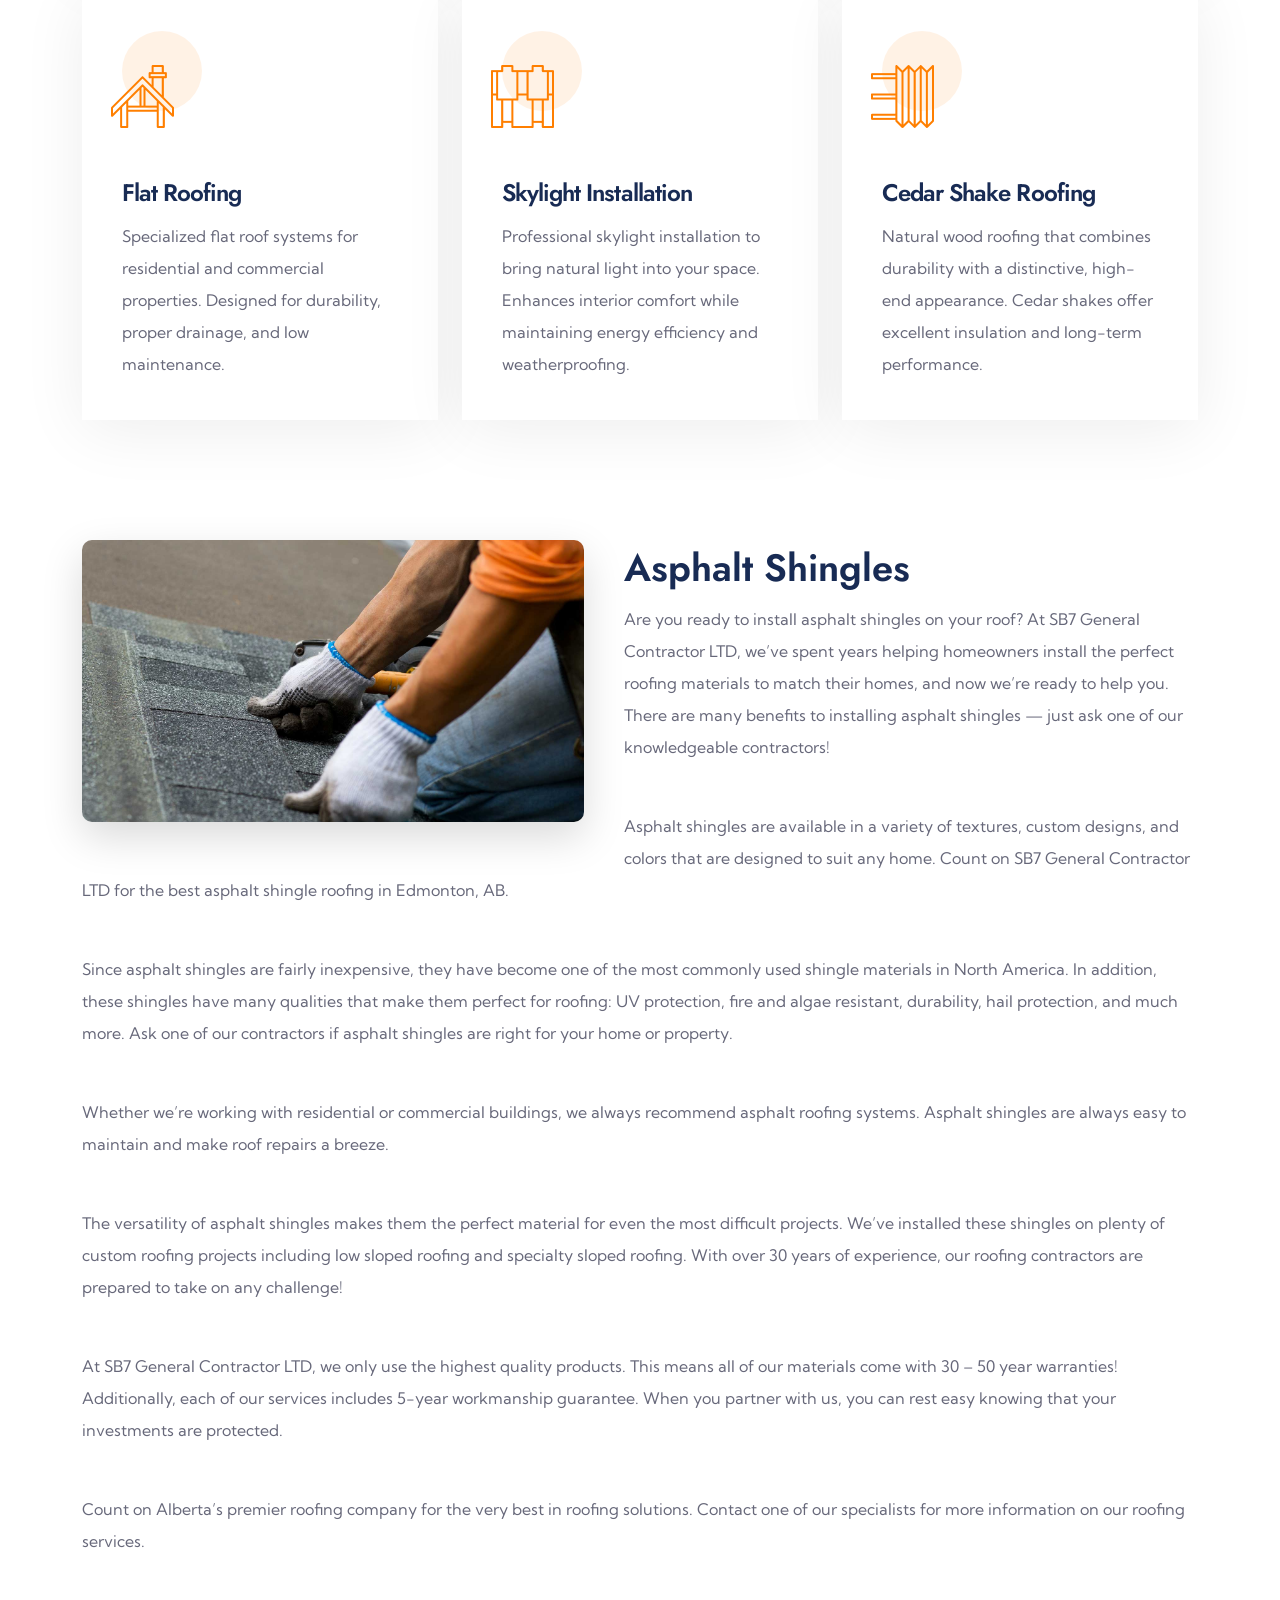
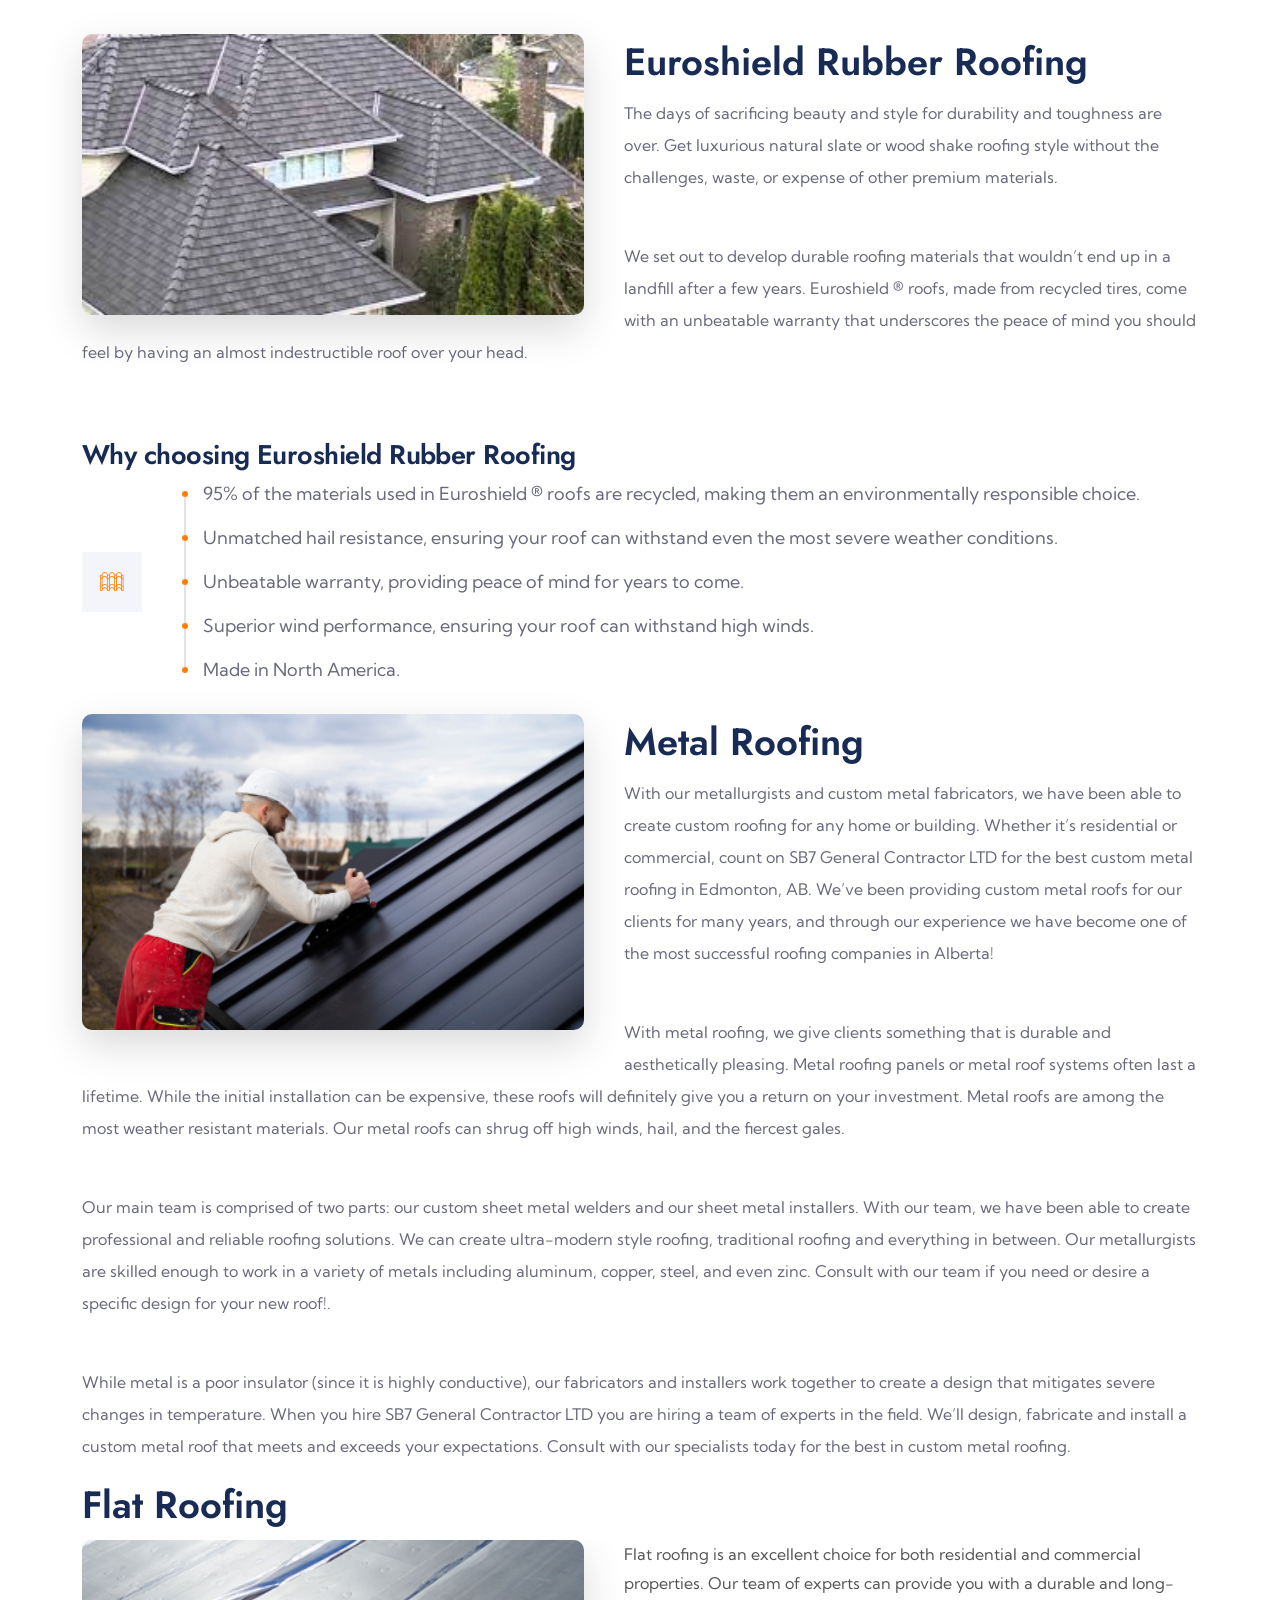
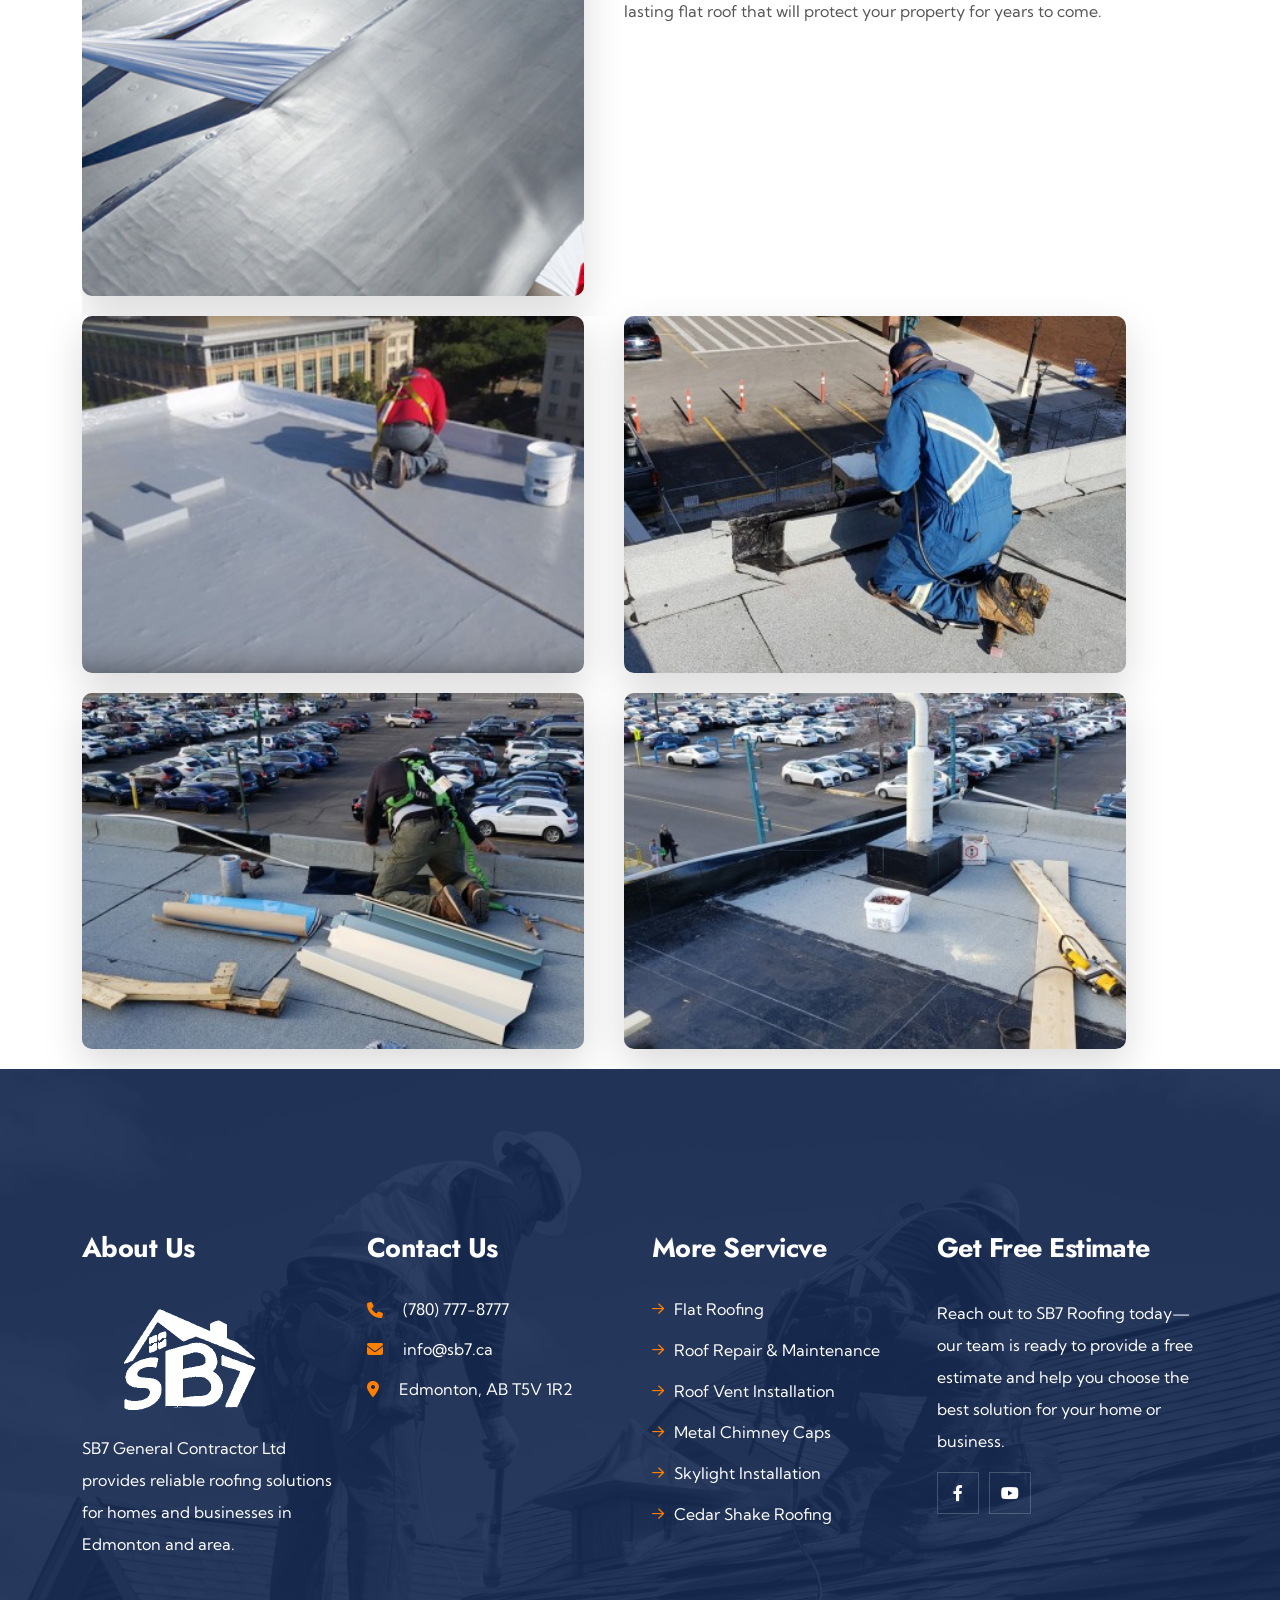
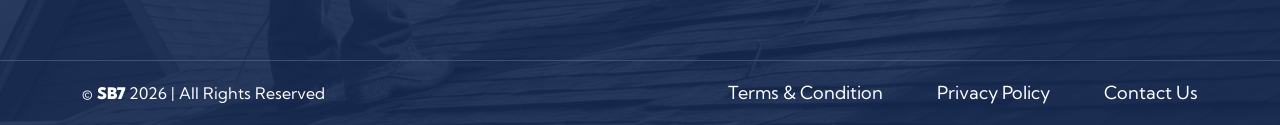
<file: service.html>
<!DOCTYPE html>
<html dir="ltr" lang="zxx">

<head>
    <meta name="viewport" content="width=device-width,initial-scale=1.0" />
    <meta charset="utf-8" />
    <meta name="description"
        content="Explore our roofing services in Edmonton: shingle installation, custom metal roofs, re-roofing, skylights, and roof repairs done right." />
    <meta name="keywords"
        content="maintenance, remodeling, renovation, repair service, roof, roof repair, roofers, roofing company, roofing services" />

    <meta name="geo.region" content="CA-AB">
    <meta name="geo.placename" content="Edmonton">
    <meta name="geo.position" content="53.5461;-113.48">
    <meta name="ICBM" content="53.5461, -113.48">

    <title>Roofing Services Edmonton | Shingles, Metal Roofs & Repairs</title>

    <link rel="icon" type="image/png" href="images/logo/favicon.ico" />

    <link rel="apple-touch-icon" href="images/logo/apple-touch-icon.png" />
    <link rel="apple-touch-icon" sizes="57x57" href="images/logo/apple-touch-icon-57x57.png" />
    <link rel="apple-touch-icon" sizes="72x72" href="images/logo/apple-touch-icon-72x72.png" />
    <link rel="apple-touch-icon" sizes="76x76" href="images/logo/apple-touch-icon-76x76.png" />
    <link rel="apple-touch-icon" sizes="114x114" href="images/logo/apple-touch-icon-114x114.png" />
    <link rel="apple-touch-icon" sizes="120x120" href="images/logo/apple-touch-icon-120x120.png" />
    <link rel="apple-touch-icon" sizes="144x144" href="images/logo/apple-touch-icon-144x144.png" />
    <link rel="apple-touch-icon" sizes="152x152" href="images/logo/apple-touch-icon-152x152.png" />
    <link rel="apple-touch-icon" sizes="180x180" href="images/logo/apple-touch-icon-180x180.png" />

    <link rel="preconnect" href="https://fonts.googleapis.com">
    <link rel="preconnect" href="https://fonts.gstatic.com" crossorigin>
    <link
        href="https://fonts.googleapis.com/css2?family=Jost:ital,wght@0,100..900;1,100..900&family=Kumbh+Sans:wght@100..900&display=swap"
        rel="stylesheet">

    <link rel="stylesheet" href="css/bootstrap.min.css" />
    <link rel="stylesheet" href="css/fontawesome.min.css" />
    <link rel="stylesheet" href="css/rampart-icon.css" />
    <link rel="stylesheet" href="css/magnific-popup.css" />
    <link rel="stylesheet" href="css/slick.css" />
    <link rel="stylesheet" href="css/meanmenu.css" />
    <link rel="stylesheet" href="css/animate.css" />
    <link rel="stylesheet" href="css/style.css" />

    <!--[if lt IE 9]>
    <script src="https://oss.maxcdn.com/html5shiv/3.7.2/html5shiv.min.js"></script>
    <script src="https://oss.maxcdn.com/respond/1.4.2/respond.min.js"></script>
    <![endif]-->
</head>

<body>
    <!-- Preloader Start !-->
    <div id="preloader">
        <div id="preloader-status">
            <div class="preloader-image">
                <img src="images/icon/preloader.gif" alt="preeloader" />
            </div>
        </div>
    </div>
    <!-- Preloader End !-->
    <!-- Header Start !-->
    <header class="header-area style-1">
        <!-- Header Top Start -->
        <div class="header-top background-primary">
            <div class="container">
                <div class="row">
                    <div class="col-12">
                        <div class="te-header-top-wrapper">
                            <div class="header-top-info">
                                <div class="te-header-contact-info">
                                    <span><a href="tel:+17807778777"><i class="fa-solid fa-phone"></i>(780) 777-8777</a>
                                    </span>
                                    <span><a href="mailto:info@sb7.ca"><i
                                                class="fa-solid fa-envelope"></i>info@sb7.ca</a> </span>
                                    <span><i class="fa-solid fa-location-dot"></i>Edmonton, AB T5V 1R2</span>
                                    <span><i class="fa-solid fa-clock"></i>Sun - Sat: 8 am - 8 pm</span>
                                </div>
                            </div>
                            <div class="header-top-info">
                                <div class="te-social-profile">
                                    <a
                                        href="https://www.facebook.com/people/Sb7-General-Contracting-LTD/100057136964860/#"><i
                                            class="fa-brands fa-facebook-f"></i></a>
                                    <a href="https://www.youtube.com/@sergebessette1466"><i
                                            class="fa-brands fa-youtube"></i></a>
                                </div>
                            </div>
                        </div>
                    </div>
                </div>
            </div>
        </div>
        <!-- Header Top End -->
        <!-- Header Nav Menu Start -->
        <div class="te-header-menu-area te-sticky-header position-fixed">
            <div class="container">
                <div class="row">
                    <div class="col-xl-4 col-lg-4 col-md-7 col-7 pr-0 pl-0 d-flex align-items-center">
                        <div class="te-logo">
                            <a href="index.html" class="te-standard-logo">
                                <img src="images/logo/logo-white.svg" alt="logo" />
                            </a>
                            <a href="index.html" class="te-sticky-logo">
                                <img src="images/logo/logo-black.svg" alt="logo" />
                            </a>
                            <a href="index.html" class="te-retina-logo">
                                <img src="images/logo/logo-white.svg" alt="logo" />
                            </a>
                        </div>
                        <a href="tel:+17807778777" class="phone-link"><i
                                class="fa-solid fa-phone"></i>&nbsp;(780)777-8777</a>

                    </div>
                    <div class="col-xl-8 col-lg-8 col-md-5 col-5 d-flex align-items-center justify-content-end">
                        <div class="te-menu d-inline-block">
                            <nav id="main-menu" class="te-main-menu">
                                <ul>
                                    <li>
                                        <a href="index.html">Home</a>
                                    </li>
                                    <li><a href="about.html">About Us</a></li>
                                    <li>
                                        <a href="service.html">Services</a>
                                    </li>
                                    <li>
                                        <a href="project.html">Projects</a>
                                    </li>
                                    <li><a href="contact.html">Contact</a></li>
                                </ul>
                            </nav>
                        </div>
                        <!-- Header Button Start !-->
                        <div class="te-header-btn">
                            <a href="tel:+17807778777" class="te-theme-btn style-1"><i class="fa-solid fa-phone"></i>
                                (780)
                                777-8777 </a>
                            <a href="about.html#" class="te-quote-btn">Get Quote <i
                                    class="fa-solid fa-arrow-right"></i></a>
                        </div>

                        <!-- Header Button End !-->
                        <!-- Mobile Menu Toggle Button Start !-->
                        <div class="te-mobile-menu-bar d-lg-none text-end">
                            <a href="service.html#" class="te-mobile-menu-toggle-btn"><i class="fal fa-bars"></i></a>
                        </div>
                        <!-- Mobile Menu Toggle Button End !-->
                    </div>
                </div>
            </div>
        </div>
        <!-- Header Nav Menu End -->
    </header>
    <!-- Header End !-->
    <!-- Menu sidebar Section Start -->
    <div class="te-menu-sidebar-area">
        <div class="te-menu-sidebar-wrapper">
            <div class="te-menu-sidebar-close">
                <button class="te-menu-sidebar-close-btn" id="menu_sidebar_close_btn">
                    <i class="fal fa-times"></i>
                </button>
            </div>
            <div class="te-menu-sidebar-content">
                <div class="te-menu-sidebar-logo">
                    <a href="index.html">
                        <img src="images/logo/logo-black.svg" alt="logo" />
                    </a>
                </div>
                <div class="te-mobile-nav-menu"></div>
                <div class="te-menu-sidebar-content">
                    <div class="te-menu-sidebar-single-widget">
                        <h5 class="te-menu-sidebar-title">Contact Info</h5>
                        <div class="te-header-contact-info">
                            <span><i class="fa-solid fa-location-dot"></i>Edmonton, AB T5V 1R2</span>
                            <span><a href="mailto:info@sb7.ca"><i class="fa-solid fa-envelope"></i>info@sb7.ca</a>
                            </span>
                            <span><a href="tel:+1-780-777-8777"><i
                                        class="fa-solid fa-phone"></i>+1-780-777-8777</a></span>
                        </div>
                        <div class="te-social-profile">
                            <a href="https://www.facebook.com/people/Sb7-General-Contracting-LTD/100057136964860/#"><i
                                    class="fa-brands fa-facebook-f"></i></a>
                            <a href="https://www.youtube.com/@sergebessette1466"><i
                                    class="fa-brands fa-youtube"></i></a>
                        </div>
                    </div>
                </div>
            </div>
        </div>
    </div>
    <!-- Menu sidebar Section Start -->
    <div class="te-body-overlay"></div>

    <!-- Page Header Start !-->
    <div class="page-breadcrumb-area">
        <div class="page-bg">
            <div class="page-overlay" style="background-color: #182b54e6"></div>
            <img src="images/section-bg/page-header.jpg" alt="page header">
        </div>
        <div class="container">
            <div class="row">
                <div class="col-md-12">
                    <div class="breadcrumb-wrapper">
                        <div class="page-heading">
                            <h3 class="page-title">Services</h3>
                        </div>
                        <div class="breadcrumb-list">
                            <ul>
                                <li><a href="index.html">Home</a></li>
                                <li class="active"><a href="service.html#">Services</a></li>
                            </ul>
                        </div>
                    </div>
                </div>
            </div>
        </div>
    </div>
    <!-- Page Header End !-->


    <!-- Service Area Start-->
    <div class="service-page-area te-py-120">
        <div class="container">
            <div class="row gy-4">
                <!-- single Info Card Start -->
                <div class="col-md-6 col-lg-4">
                    <div class="te-info-card style-2">
                        <div class="te-info-card-inner">
                            <div class="te-icon">
                                <img src="images/icon/info-card/v-2/icon-1.png" alt="image" />
                            </div>
                            <div class="te-content-wrapper">
                                <div class="te-title-wrapper">
                                    <h3 class="te-title"><a href="#shingles-service">Shingle Roofing</a></h3>
                                </div>
                                <div class="te-content">
                                    <p class="te-desc">Durable and cost-effective roofing solutions using
                                        high-quality
                                        asphalt shingles. Ideal for residential properties, offering reliable
                                        protection
                                        and a wide range of styles.
                                    </p>
                                </div>
                            </div>
                        </div>
                    </div>
                </div>
                <!-- single Info Card End -->
                <!-- single Info Card Start -->
                <div class="col-md-6 col-lg-4">
                    <div class="te-info-card style-2">
                        <div class="te-info-card-inner">
                            <div class="te-icon">
                                <img src="images/icon/info-card/v-2/icon-2.png" alt="image" />
                            </div>
                            <div class="te-content-wrapper">
                                <div class="te-title-wrapper">
                                    <h3 class="te-title"><a href="service.html#metal-roofing-service">Custom Metal
                                            Roofing</a>
                                    </h3>
                                </div>
                                <div class="te-content">
                                    <p class="te-desc">Premium metal roofing systems tailored to your home or
                                        building.
                                        Known for exceptional longevity, energy efficiency, and modern aesthetics.
                                    </p>
                                </div>
                            </div>
                        </div>
                    </div>
                </div>
                <!-- single Info Card End -->
                <!-- single Info Card Start -->
                <div class="col-md-6 col-lg-4">
                    <div class="te-info-card style-2">
                        <div class="te-info-card-inner">
                            <div class="te-icon">
                                <img src="images/icon/info-card/v-2/icon-3.png" alt="image" />
                            </div>
                            <div class="te-content-wrapper">
                                <div class="te-title-wrapper">
                                    <h3 class="te-title"><a href="service.html">Re-Roofing Services</a></h3>
                                </div>
                                <div class="te-content">
                                    <p class="te-desc">Complete roof replacement to restore structural integrity and
                                        improve performance. We remove worn materials and install a new,
                                        long-lasting
                                        roofing system.
                                    </p>
                                </div>
                            </div>
                        </div>
                    </div>
                </div>
                <!-- single Info Card End -->
                <!-- single Info Card Start -->
                <div class="col-md-6 col-lg-4">
                    <div class="te-info-card style-2">
                        <div class="te-info-card-inner">
                            <div class="te-icon">
                                <img src="images/icon/info-card/v-2/icon-4.png" alt="image" />
                            </div>
                            <div class="te-content-wrapper">
                                <div class="te-title-wrapper">
                                    <h3 class="te-title"><a href="service.html">Roof Vent Installation</a>
                                    </h3>
                                </div>
                                <div class="te-content">
                                    <p class="te-desc">Proper ventilation solutions to regulate attic temperature
                                        and
                                        moisture. Helps extend roof lifespan and improve overall energy efficiency.
                                    </p>
                                </div>
                            </div>
                        </div>
                    </div>
                </div>
                <!-- single Info Card End -->
                <!-- single Info Card Start -->
                <div class="col-md-6 col-lg-4">
                    <div class="te-info-card style-2">
                        <div class="te-info-card-inner">
                            <div class="te-icon">
                                <img src="images/icon/info-card/v-2/icon-5.png" alt="image" />
                            </div>
                            <div class="te-content-wrapper">
                                <div class="te-title-wrapper">
                                    <h3 class="te-title"><a href="service.html">5” Seamless Eavestroughs</a>
                                    </h3>
                                </div>
                                <div class="te-content">
                                    <p class="te-desc">Custom-fit seamless gutters designed for efficient water
                                        drainage. Reduces leaks and protects your foundation from water damage.
                                    </p>
                                </div>
                            </div>
                        </div>
                    </div>
                </div>
                <!-- single Info Card End -->
                <!-- single Info Card Start -->
                <div class="col-md-6 col-lg-4">
                    <div class="te-info-card style-2">
                        <div class="te-info-card-inner">
                            <div class="te-icon">
                                <img src="images/icon/info-card/v-2/icon-6.png" alt="image" />
                            </div>
                            <div class="te-content-wrapper">
                                <div class="te-title-wrapper">
                                    <h3 class="te-title"><a href="service.html">Metal Chimney Caps</a></h3>
                                </div>
                                <div class="te-content">
                                    <p class="te-desc">Durable, weather-resistant chimney caps that prevent water,
                                        debris, and pests from entering. Custom-made to ensure a perfect fit and
                                        long-term protection.
                                    </p>
                                </div>
                            </div>
                        </div>
                    </div>
                </div>
                <!-- single Info Card End -->
                <!-- single Info Card Start -->
                <div class="col-md-6 col-lg-4">
                    <div class="te-info-card style-2">
                        <div class="te-info-card-inner">
                            <div class="te-icon">
                                <img src="images/icon/info-card/v-2/icon-1.png" alt="image" />
                            </div>
                            <div class="te-content-wrapper">
                                <div class="te-title-wrapper">
                                    <h3 class="te-title"><a href="service.html#flat-roofing-service">Flat Roofing</a>
                                    </h3>
                                </div>
                                <div class="te-content">
                                    <p class="te-desc">Specialized flat roof systems for residential and commercial
                                        properties. Designed for durability, proper drainage, and low maintenance.
                                    </p>
                                </div>
                            </div>
                        </div>
                    </div>
                </div>
                <!-- single Info Card End -->
                <!-- single Info Card Start -->
                <div class="col-md-6 col-lg-4">
                    <div class="te-info-card style-2">
                        <div class="te-info-card-inner">
                            <div class="te-icon">
                                <img src="images/icon/info-card/v-2/icon-2.png" alt="image" />
                            </div>
                            <div class="te-content-wrapper">
                                <div class="te-title-wrapper">
                                    <h3 class="te-title"><a href="service.html">Skylight Installation</a>
                                    </h3>
                                </div>
                                <div class="te-content">
                                    <p class="te-desc">Professional skylight installation to bring natural light
                                        into
                                        your space. Enhances interior comfort while maintaining energy efficiency
                                        and
                                        weatherproofing.
                                    </p>
                                </div>
                            </div>
                        </div>
                    </div>
                </div>
                <!-- single Info Card End -->
                <!-- single Info Card Start -->
                <div class="col-md-6 col-lg-4">
                    <div class="te-info-card style-2">
                        <div class="te-info-card-inner">
                            <div class="te-icon">
                                <img src="images/icon/info-card/v-2/icon-3.png" alt="image" />
                            </div>
                            <div class="te-content-wrapper">
                                <div class="te-title-wrapper">
                                    <h3 class="te-title"><a href="service.html">Cedar Shake
                                            Roofing</a></h3>
                                </div>
                                <div class="te-content">
                                    <p class="te-desc">Natural wood roofing that combines durability with a
                                        distinctive,
                                        high-end appearance. Cedar shakes offer excellent insulation and long-term
                                        performance.
                                    </p>
                                </div>
                            </div>
                        </div>
                    </div>
                </div>
                <!-- single Info Card End -->
            </div>
        </div>
    </div>
    <!-- Service Area End !-->

    <div class="container">
        <div class="row">
            <div class="col-lg-12">
                <div class="te-service-details-wrapper">
                    <div class="service-details-enhanced" id="shingles-service">
                        <div class="image">
                            <img src="images/service/service-details.jpg" alt="Image">
                        </div>

                    </div>
                    <div class="content">
                        <div class="te-title-wrapper">
                            <div class="title-inner">
                                <h3 class="title">Asphalt Shingles </h3>
                            </div>
                        </div>
                        <div class="text">
                            <p>Are you ready to install asphalt shingles on your roof? At SB7 General Contractor
                                LTD, we’ve spent years helping homeowners install the perfect roofing materials to
                                match their homes, and now we’re ready to help you. There are many benefits to
                                installing asphalt shingles — just ask one of our knowledgeable contractors!</p>
                            <br />
                            <p>Asphalt shingles are available in a variety of textures, custom designs, and colors
                                that are designed to suit any home. Count on SB7 General Contractor LTD for the best
                                asphalt shingle roofing in Edmonton, AB.</p>
                            <br />
                            <p>Since asphalt shingles are fairly inexpensive, they have become one of the most
                                commonly used shingle materials in North America. In addition, these shingles have
                                many qualities that make them perfect for roofing: UV protection, fire and algae
                                resistant, durability, hail protection, and much more. Ask one of our contractors if
                                asphalt shingles are right for your home or property.</p>
                            <br />
                            <p>Whether we’re working with residential or commercial buildings, we always recommend
                                asphalt roofing systems. Asphalt shingles are always easy to maintain and make roof
                                repairs a breeze.</p>
                            <br />
                            <p>The versatility of asphalt shingles makes them the perfect material for even the most
                                difficult projects. We’ve installed these shingles on plenty of custom roofing
                                projects including low sloped roofing and specialty sloped roofing. With over 30
                                years of experience, our roofing contractors are prepared to take on any challenge!
                            </p>
                            <br />
                            <p>At SB7 General Contractor LTD, we only use the highest quality products. This means
                                all of our materials come with 30 – 50 year warranties! Additionally, each of our
                                services includes 5-year workmanship guarantee. When you partner with us, you can
                                rest easy knowing that your investments are protected.</p>
                            <br />
                            <p>Count on Alberta’s premier roofing company for the very best in roofing solutions.
                                Contact one of our specialists for more information on our roofing services.</p>

                        </div>
                    </div>

                </div>
                <br />

                <div class="te-service-details-wrapper">
                    <div class="service-details-overview">
                        <div class="service-details-enhanced" id="euroshield-rubber-service">
                            <div class="image">
                                <img src="images/service/v-1/rubber.png" alt="Image">
                            </div>
                            <div class="te-title-wrapper">
                                <div class="title-inner">
                                    <h3 class="title">Euroshield Rubber Roofing </h3>
                                </div>
                            </div>
                            <div class="text">
                                <p>The days of sacrificing beauty and style for durability and toughness are over.
                                    Get
                                    luxurious natural slate or wood shake roofing style without the challenges,
                                    waste,
                                    or
                                    expense of other premium materials.</p>
                                <br />
                                <p>We set out to develop durable roofing materials that wouldn’t end up in a
                                    landfill
                                    after
                                    a few years. Euroshield ® roofs, made from recycled tires, come with an
                                    unbeatable
                                    warranty that underscores the peace of mind you should feel by having an almost
                                    indestructible roof over your head.</p>

                                <br />
                            </div>

                        </div>
                        <div class="content">
                            <div class="text">
                                <h4> Why choosing Euroshield Rubber Roofing</h4>
                                <div class="list-wrapper">
                                    <div class="icon">
                                        <i class="rampart-icon-roof11"></i>
                                    </div>
                                    <ul>
                                        <li>95% of the materials used in Euroshield ® roofs are recycled, making
                                            them an
                                            environmentally responsible choice.
                                        </li>
                                        <li>Unmatched hail resistance, ensuring your
                                            roof can withstand
                                            even the most severe weather conditions.
                                        </li>
                                        <li>Unbeatable warranty, providing peace of mind for years to come.
                                        </li>
                                        <li>Superior wind performance, ensuring your roof can withstand high winds.
                                        </li>
                                        <li>Made in North America.
                                        </li>
                                    </ul>
                                </div>
                                <br />
                            </div>
                        </div>
                    </div>
                </div>

                <div class="te-service-details-wrapper">
                    <div class="service-details-enhanced" id="metal-roofing-service">
                        <div class="image">
                            <img src="images/service/gallery-2.jpg" alt="Image">
                        </div>
                    </div>
                    <div class="content">
                        <div class="te-title-wrapper">
                            <div class="title-inner">
                                <h3 class="title">Metal Roofing </h3>
                            </div>
                        </div>
                        <div class="text">
                            <p>With our metallurgists and custom metal fabricators, we have been able to create custom
                                roofing for any home or building. Whether it’s residential or commercial, count on SB7
                                General Contractor LTD for the best custom metal roofing in Edmonton, AB. We’ve been
                                providing custom metal roofs for our clients for many years, and through our experience
                                we have become one of the most successful roofing companies in Alberta!</p>
                            <br />
                            <p>With metal roofing, we give clients something that is durable and aesthetically pleasing.
                                Metal roofing panels or metal roof systems often last a lifetime. While the initial
                                installation can be expensive, these roofs will definitely give you a return on your
                                investment. Metal roofs are among the most weather resistant materials. Our metal roofs
                                can shrug off high winds, hail, and the fiercest gales.</p>
                            <br />
                            <p>Our main team is comprised of two parts: our custom sheet metal welders and our sheet
                                metal installers. With our team, we have been able to create professional and reliable
                                roofing solutions. We can create ultra-modern style roofing, traditional roofing and
                                everything in between. Our metallurgists are skilled enough to work in a variety of
                                metals including aluminum, copper, steel, and even zinc. Consult with our team if you
                                need or desire a specific design for your new roof!.</p>
                            <br />
                            <p>While metal is a poor insulator (since it is highly conductive), our fabricators and
                                installers work together to create a design that mitigates severe changes in
                                temperature. When you hire SB7 General Contractor LTD you are hiring a team of experts
                                in the field. We’ll design, fabricate and install a custom metal roof that meets and
                                exceeds your expectations. Consult with our specialists today for the best in custom
                                metal roofing.
                            </p>


                        </div>
                    </div>

                </div>

                <div class="te-service-details-wrapper">
                    <div class="service-details-enhanced service-details" id="flat-roofing-service">
                        <div class="te-title-wrapper">
                            <div class="title-inner">
                                <h3 class="title">Flat Roofing </h3>
                            </div>
                        </div>
                        <div class="content">
                            <div class="image">
                                <img src="images/project/EPDM-400x284-1.png" alt="Image">
                            </div>


                            <div class="text">
                                <p>Flat roofing is an excellent choice for both residential and commercial properties.
                                    Our
                                    team of experts can provide you with a durable and long-lasting flat roof that will
                                    protect your property for years to come.</p>
                            </div>



                        </div>
                        <div class="image">
                            <img src="images/project/TPO-400x284-1.jpg" alt="Image">
                        </div>
                        <div class="image">
                            <img src="images/project/Torch-On-4-400x284-1.jpg" alt="Image">
                        </div>
                        <div class="image">
                            <img src="images/project/Torch-On-3-400x284-1.jpg" alt="Image">
                        </div>
                        <div class="image">
                            <img src="images/project/Torch-On-2-400x284-1.jpg" alt="Image">
                        </div>
                    </div>
                </div>
            </div>
        </div>
    </div>

    <!--- Start Footer !-->
    <footer class="footer style-2">
        <div class="te-footer-bg">
            <div class="footer-bg-overlay" style="background-color: rgba(24, 43, 84, 0.9);"></div>
            <img src="images/section-bg/footer-two-bg.jpg" alt="footer image" />
        </div>
        <div class="te-footer-sec">
            <div class="container">
                <div class="row">
                    <div class="col-xl-3 col-lg-6 col-md-6">
                        <div class="te-footer-widget">
                            <div class="te-footer-widget-info">
                                <h3 class="te-footer-widget-title">About Us</h3>
                                <a href="index.html"><img src="images/logo/logo.png" alt="SB7 Logo"></a>

                                <p>SB7 General Contractor Ltd provides reliable roofing solutions for homes and
                                    businesses in Edmonton and area.</p>
                            </div>
                        </div>
                    </div>
                    <div class="col-xl-3 col-lg-6 col-md-6">
                        <div class="te-footer-widget">
                            <div class="te-footer-widget-contact">
                                <h2 class="te-footer-widget-title">Contact Us</h2>
                                <div class="footer-contact">
                                    <ul>
                                        <li>
                                            <span class="contact-icon"><i class="fa-solid fa-phone"></i></span>
                                            <span class="contact-text">(780) 777-8777</span>
                                        </li>
                                        <li>
                                            <span class="contact-icon"><i class="fa-solid fa-envelope"></i></span>
                                            <span class="contact-text">info@sb7.ca</span>
                                        </li>
                                        <li>
                                            <span class="contact-icon"><i class="fa-solid fa-location-dot"></i></span>
                                            <span class="contact-text">Edmonton, AB T5V 1R2</span>
                                        </li>
                                    </ul>
                                </div>
                            </div>
                        </div>
                    </div>
                    <div class="col-xl-3 col-lg-6 col-md-6">
                        <div class="te-footer-widget te_widget_nav_menu">
                            <h2 class="te-footer-widget-title">More Servicve</h2>
                            <ul>
                                <li><a href="index.html#">Flat Roofing</a></li>
                                <li><a href="index.html#">Roof Repair & Maintenance</a></li>
                                <li><a href="index.html#">Roof Vent Installation</a></li>
                                <li><a href="index.html#">Metal Chimney Caps</a></li>
                                <li><a href="index.html#">Skylight Installation</a></li>
                                <li><a href="index.html#">Cedar Shake Roofing</a></li>
                            </ul>
                        </div>
                    </div>
                    <div class="col-xl-3 col-lg-6 col-md-6">
                        <div class="te-footer-widget">
                            <h2 class="te-footer-widget-title">Get Free Estimate</h2>
                            <!-- Newsletter Section Start !-->
                            <div class="te-subscribe-form-wrapper">
                                <p>Reach out to SB7 Roofing today—our team is ready to provide a free estimate and
                                    help
                                    you choose the best solution for your home or business.</p>
                                <div class="te-social-profile-wrapper">
                                    <div class="te-social-profile">
                                        <a
                                            href="https://www.facebook.com/people/Sb7-General-Contracting-LTD/100057136964860/#"><i
                                                class="fa-brands fa-facebook-f"></i></a>
                                        <a href="https://www.youtube.com/@sergebessette1466"><i
                                                class="fa-brands fa-youtube"></i></a>
                                    </div>
                                </div>
                            </div>
                            <!-- Newsletter Section End !-->
                        </div>
                    </div>
                </div>
            </div>
        </div>
        <div class="footer-bottom-area">
            <div class="container">
                <div class="row">
                    <div class="col-12">
                        <div class="te-footer-bottom-wrapper">
                            <div class="te-copyright-text">
                                <p>&copy; <a href="project.html#">SB7</a> 2026 | All Rights Reserved</p>
                            </div>
                            <div class="te-footer-bottom-menu">
                                <ul>
                                    <li>
                                        <a href="project.html#">Terms & Condition</a>
                                    </li>
                                    <li>
                                        <a href="project.html#">Privacy Policy</a>
                                    </li>
                                    <li>
                                        <a href="project.html#">Contact Us</a>
                                    </li>
                                </ul>
                            </div>
                        </div>
                    </div>
                </div>
            </div>
        </div>
    </footer>
    <!--- End Footer !-->

    <!-- Scroll Up Section Start -->
    <div class="progress-wrap">
        <svg class="progress-circle svg-content" width="100%" height="100%" viewBox="-1 -1 102 102">
            <path d="M50,1 a49,49 0 0,1 0,98 a49,49 0 0,1 0,-98" />
        </svg>
    </div>
    <!-- Scroll Up Section End -->

    <!-- All JS File -->
    <script src="js/jquery.min.js"></script>
    <script src="js/bootstrap.min.js"></script>
    <script src="js/slick.min.js"></script>
    <script src="js/jquery.counterup.min.js"></script>
    <script src="js/waypoints.js"></script>
    <script src="js/jquery.meanmenu.min.js"></script>
    <script src="js/jquery.magnific-popup.min.js"></script>
    <script src="js/inview.min.js"></script>
    <script src="js/wow.js"></script>
    <script src="js/tilt.jquery.js"></script>
    <script src="js/isotope.min.js"></script>
    <script src="js/jquery.imagesloaded.min.js"></script>
    <script src="js/scrolltotop.min.js"></script>
    <script src="js/plugins.js"></script>
    <script src="js/custom.js"></script>
</body>

</html>
</file>
<file: css/rampart-icon.css>
@font-face {
  font-family: 'rampart';
  src:  url('../fonts/rampart.eot@m8xsuu');
  src:  url('../fonts/rampart.eot@m8xsuu') format('embedded-opentype'),
    url('../fonts/rampart.ttf@m8xsuu') format('truetype'),
    url('../fonts/rampart.woff@m8xsuu') format('woff'),
    url('../fonts/rampart.svg@m8xsuu') format('svg');
  font-weight: normal;
  font-style: normal;
  font-display: block;
}

[class^="rampart-icon-"], [class*=" rampart-icon-"] {
  /* use !important to prevent issues with browser extensions that change fonts */
  font-family: 'rampart' !important;
  speak: never;
  font-style: normal;
  font-weight: normal;
  font-variant: normal;
  text-transform: none;
  line-height: 1;

  /* Better Font Rendering =========== */
  -webkit-font-smoothing: antialiased;
  -moz-osx-font-smoothing: grayscale;
}

.rampart-icon-roof11:before {
  content: "\e900";
}
.rampart-icon-roof2:before {
  content: "\e901";
}
.rampart-icon-roof3:before {
  content: "\e902";
}
.rampart-icon-roof4:before {
  content: "\e903";
}
.rampart-icon-roof5:before {
  content: "\e904";
}
.rampart-icon-roof6:before {
  content: "\e905";
}
.rampart-icon-roof7:before {
  content: "\e906";
}
.rampart-icon-roof8:before {
  content: "\e907";
}
.rampart-icon-roof9:before {
  content: "\e908";
}
.rampart-icon-roof12:before {
  content: "\e909";
}
.rampart-icon-roof17:before {
  content: "\e90a";
}
.rampart-icon-roof18:before {
  content: "\e90b";
}
.rampart-icon-roof16:before {
  content: "\e90c";
}
.rampart-icon-roof15:before {
  content: "\e90d";
}
.rampart-icon-roof14:before {
  content: "\e90e";
}
.rampart-icon-roof13:before {
  content: "\e90f";
}
.rampart-icon-roof10:before {
  content: "\e910";
}
.rampart-icon-roof1:before {
  content: "\e911";
}
.rampart-icon-roof:before {
  content: "\e912";
}
.rampart-icon-cloud_download:before {
  content: "\e913";
}
.rampart-icon-envelop:before {
  content: "\e914";
}
.rampart-icon-home:before {
  content: "\e915";
}
.rampart-icon-lock-folder:before {
  content: "\e916";
}
.rampart-icon-phone:before {
  content: "\e917";
}
.rampart-icon-service-1:before {
  content: "\e918";
}
.rampart-icon-service-2:before {
  content: "\e919";
}
.rampart-icon-service-3:before {
  content: "\e91a";
}
.rampart-icon-service-4:before {
  content: "\e91b";
}
.rampart-icon-service-5:before {
  content: "\e91c";
}
.rampart-icon-service-6:before {
  content: "\e91d";
}
.rampart-icon-service-7:before {
  content: "\e91e";
}
.rampart-icon-service-8:before {
  content: "\e91f";
}
.rampart-icon-service-9:before {
  content: "\e920";
}
.rampart-icon-service-10:before {
  content: "\e921";
}
.rampart-icon-service-11:before {
  content: "\e922";
}
.rampart-icon-Vector:before {
  content: "\e923";
}
</file>
<file: css/style.css>
/**
 * Stylesheet:  style.css
 * Theme:       SB7 - Roofing Services
 * Version:     1.0
 * Author:     	ThemeEarth
 * 
 */
/* Table of contents
=========================
1.Preloader
2.Scrollup
4.Nav Menu CSS
3.Slider Section
5.Info Card
6.Icon Card
7. About Image Card
8. About Info Card
09. Counter Card
10. Process Step Card
11. Testimonial Card
12. Accordion Card
13. Post Card
14. Skill Progress Card
15. Call To Action Card
16. Title Card
17. Breadcrumb
18. Paginations
19. Project Details Page
20. sidebar
21. Comment List
22. Comment Form
23. Team member
24. Portfolio25. About Page
25. About Page
26. Contact Page
27. Service Page
28. Team Page
29. Blog Page
Footer

===========================*/
/* Theme Default CSS */
.text-primary {
  color: #ff7f00 !important; }

.text-gray-800 {
  color: #757474; }

.text-gray-900 {
  color: #182B54; }

.background-primary {
  background-color: #ff7f00; }

.background-white {
  background-color: #ffffff; }

.background-gray-50 {
  background-color: #eef5f8; }

.background-gray-100 {
  background-color: #F4F5FA; }

.background-gray-200 {
  background-color: #E3E3E3; }

.background-gray-300 {
  background-color: #dfe2e9; }

.background-gray-400 {
  background-color: #e7eaec; }

.background-gray-700 {
  background-color: #333F4D; }

.background-gray-800 {
  background-color: #757474; }

.background-gray-900 {
  background-color: #182B54; }

.background-gray-light {
  background-color: #1E3669; }

.te-py-120 {
  padding: 120px 0; }
  @media only screen and (min-width: 768px) and (max-width: 991px) {
    .te-py-120 {
      padding: 100px 0; } }
  @media only screen and (min-width: 0px) and (max-width: 767px) {
    .te-py-120 {
      padding: 80px 0; } }

.te-pt-120 {
  padding-top: 120px; }
  @media only screen and (min-width: 768px) and (max-width: 991px) {
    .te-pt-120 {
      padding-top: 100px; } }
  @media only screen and (min-width: 0px) and (max-width: 767px) {
    .te-pt-120 {
      padding-top: 80px; } }

.te-pb-120 {
  padding-bottom: 120px; }
  @media only screen and (min-width: 768px) and (max-width: 991px) {
    .te-pb-120 {
      padding-bottom: 100px; } }
  @media only screen and (min-width: 0px) and (max-width: 767px) {
    .te-pb-120 {
      padding-bottom: 80px; } }

* {
  margin: 0;
  border: 0;
  outline: none; }

html,
body {
  height: 100%;
  font-size: 16px;
  font-weight: 400;
  font-family: "Kumbh Sans", sans-serif;
  color: #67687A;
  vertical-align: baseline;
  line-height: 32px;
  font-smoothing: antialiased; }

p {
  margin: 0 0 15px; }

img {
  max-width: 100%;
  height: auto; }

h1 a,
h2 a,
h3 a,
h4 a,
h5 a,
h6 a {
  color: inherit; }

h1,
h2,
h3,
h4,
h5,
h6 {
  margin-top: 0;
  font-family: "Jost", sans-serif;
  color: #182B54;
  font-style: normal;
  -webkit-transition: all 0.5s ease-out;
  transition: all 0.5s ease-out; }

h1 {
  font-size: 75px;
  font-weight: 600;
  line-height: initial;
  letter-spacing: -3px; }

h2 {
  font-size: 48px;
  font-weight: 600;
  line-height: initial;
  letter-spacing: -1.92px; }

h3 {
  font-size: 38px;
  line-height: initial;
  font-weight: 600; }

h4 {
  font-size: 27px;
  font-weight: 600;
  line-height: initial;
  letter-spacing: -0.54px; }

h5 {
  font-size: 24px;
  font-weight: 600;
  line-height: initial;
  letter-spacing: -0.96px; }

h6 {
  font-size: 20px;
  font-weight: 500;
  line-height: initial;
  letter-spacing: -0.8px; }

label {
  color: #67687A;
  cursor: pointer;
  font-size: 16px;
  font-weight: 400; }

button {
  cursor: pointer;
  -webkit-transition: all 0.5s ease-out;
  transition: all 0.5s ease-out; }

a:not([href]):not([tabindex]) {
  color: inherit;
  text-decoration: none; }

a,
.button {
  text-decoration: none;
  -webkit-transition: all 0.5s ease-out;
  transition: all 0.5s ease-out; }

a:focus,
.button:focus {
  text-decoration: none;
  outline: none; }

a:focus {
  color: #ff7f00;
  text-decoration: none;
  -webkit-transition: all 0.5s ease-out;
  transition: all 0.5s ease-out; }

a,
button {
  color: #ff7f00;
  outline: medium none;
  -webkit-transition: all 0.5s ease-out;
  transition: all 0.5s ease-out; }
  a:hover,
  button:hover {
    color: #ff7f00;
    -webkit-transition: all 0.5s ease-out;
    transition: all 0.5s ease-out; }

button:focus,
input:focus,
input:focus,
textarea,
textarea:focus {
  outline: 0; }

ul {
  list-style: outside none none;
  margin: 0;
  padding: 0; }

::-moz-selection {
  background: #ff7f00;
  text-shadow: none;
  color: #fff; }

::selection {
  background: #ff7f00;
  text-shadow: none;
  color: #fff; }

textarea:focus,
input:focus {
  outline: none; }

.page-bg {
  background-color: #182B54; }

.page-area {
  padding-top: 136px;
  padding-bottom: 124px; }

.blog-area {
  padding-top: 120px;
  padding-bottom: 80px; }

@media (max-width: 991px) {
  .page-area,
  .blog-area {
    padding-top: 100px;
    padding-bottom: 52px; } }
@media (max-width: 767px) {
  .page-area,
  .blog-area {
    padding-top: 70px;
    padding-bottom: 22px; } }
.page-area .page-links,
.blog-area .page-links {
  margin-bottom: 20px; }

.border-radius-12 {
  border-radius: 12px; }

.text-white-100 {
  color: #c7cdda; }

code {
  color: #ff7f00; }

.te-theme-btn,
.wp-block-loginout a,
input.te-theme-btn {
  display: -webkit-inline-box;
  display: -ms-inline-flexbox;
  display: inline-flex;
  padding: 13px 31px;
  -webkit-box-pack: center;
      -ms-flex-pack: center;
          justify-content: center;
  -webkit-box-align: center;
      -ms-flex-align: center;
          align-items: center;
  gap: 10px;
  font-size: 16px;
  font-weight: 600;
  color: #ffffff;
  background-color: #ff7f00;
  position: relative;
  z-index: 1;
  -webkit-transition: all 0.5s ease-out;
  transition: all 0.5s ease-out;
  border: 1px solid #ff7f00;
  overflow: hidden;
  white-space: nowrap; }
  .te-theme-btn:hover,
  .wp-block-loginout a:hover,
  input.te-theme-btn:hover {
    color: #ffffff;
    border-color: #FF6A00;
    background-color: #FF6A00; }
  .te-theme-btn:focus,
  .wp-block-loginout a:focus,
  input.te-theme-btn:focus {
    color: #ffffff; }
  .te-theme-btn.style-2,
  .wp-block-loginout a.style-2,
  input.te-theme-btn.style-2 {
    background-color: transparent;
    color: #182B54; }

.wp-block-loginout a {
  position: relative; }
  .wp-block-loginout a:after {
    display: -webkit-box;
    display: -ms-flexbox;
    display: flex;
    -webkit-box-align: center;
        -ms-flex-align: center;
            align-items: center;
    -webkit-box-pack: center;
        -ms-flex-pack: center;
            justify-content: center;
    content: "\f105";
    font-family: "Font Awesome 6 Pro";
    color: #fff;
    font-size: 16px; }

.contact-form-btn {
  -webkit-box-pack: center;
      -ms-flex-pack: center;
          justify-content: center;
  width: 100%;
  display: block;
  line-height: 42px; }
  .contact-form-btn .icon {
    float: right; }

input.te-theme-btn {
  display: inline-block !important;
  width: inherit !important;
  border: 0 !important; }

.te-slider-btn-wrapper {
  display: -webkit-box;
  display: -ms-flexbox;
  display: flex;
  -webkit-box-align: center;
      -ms-flex-align: center;
          align-items: center;
  gap: 20px;
  position: relative;
  top: -30px; }
  @media only screen and (min-width: 0px) and (max-width: 767px) {
    .te-slider-btn-wrapper {
      top: unset; } }
  .te-slider-btn-wrapper .te-slider-nav {
    width: 67px;
    height: 67px;
    display: -webkit-box;
    display: -ms-flexbox;
    display: flex;
    -webkit-box-align: center;
        -ms-flex-align: center;
            align-items: center;
    -webkit-box-pack: center;
        -ms-flex-pack: center;
            justify-content: center;
    border-radius: 50px;
    color: #ff7f00;
    font-size: 17px;
    background-color: #0e2bc51a;
    -webkit-transition: all 0.5s ease-out;
    transition: all 0.5s ease-out; }
    .te-slider-btn-wrapper .te-slider-nav:hover {
      background-color: #ff7f00 !important;
      color: #ffffff !important;
      -webkit-transition: all 0.5s ease-out;
      transition: all 0.5s ease-out; }

/* Deafult Margin & Padding */
/*-- Margin Top --*/
.mt-5 {
  margin-top: 5px; }

.mt-10 {
  margin-top: 10px; }

.mt-15 {
  margin-top: 15px; }

.mt-20 {
  margin-top: 20px; }

.mt-25 {
  margin-top: 25px; }

.mt-30 {
  margin-top: 30px; }

.mt-35 {
  margin-top: 35px; }

.mt-40 {
  margin-top: 40px; }

.mt-45 {
  margin-top: 45px; }

.mt-50 {
  margin-top: 50px; }

.mt-55 {
  margin-top: 55px; }

.mt-60 {
  margin-top: 60px; }

.mt-65 {
  margin-top: 65px; }

.mt-70 {
  margin-top: 70px; }

.mt-75 {
  margin-top: 75px; }

.mt-80 {
  margin-top: 80px; }

.mt-85 {
  margin-top: 85px; }

.mt-90 {
  margin-top: 90px; }

.mt-95 {
  margin-top: 95px; }

.mt-100 {
  margin-top: 100px; }

.mt-105 {
  margin-top: 105px; }

.mt-110 {
  margin-top: 110px; }

.mt-115 {
  margin-top: 115px; }

.mt-120 {
  margin-top: 120px; }

.mt-125 {
  margin-top: 125px; }

.mt-130 {
  margin-top: 130px; }

.mt-135 {
  margin-top: 135px; }

.mt-140 {
  margin-top: 140px; }

.mt-145 {
  margin-top: 145px; }

.mt-150 {
  margin-top: 150px; }

.mt-155 {
  margin-top: 155px; }

.mt-160 {
  margin-top: 160px; }

.mt-165 {
  margin-top: 165px; }

.mt-170 {
  margin-top: 170px; }

.mt-175 {
  margin-top: 175px; }

.mt-180 {
  margin-top: 180px; }

.mt-185 {
  margin-top: 185px; }

.mt-190 {
  margin-top: 190px; }

.mt-195 {
  margin-top: 195px; }

.mt-200 {
  margin-top: 200px; }

/*-- Margin Bottom --*/
.mb-5 {
  margin-bottom: 5px; }

.mb-10 {
  margin-bottom: 10px; }

.mb-15 {
  margin-bottom: 15px; }

.mb-20 {
  margin-bottom: 20px; }

.mb-25 {
  margin-bottom: 25px; }

.mb-30 {
  margin-bottom: 30px; }

.mb-35 {
  margin-bottom: 35px; }

.mb-40 {
  margin-bottom: 40px; }

.mb-45 {
  margin-bottom: 45px; }

.mb-50 {
  margin-bottom: 50px; }

.mb-55 {
  margin-bottom: 55px; }

.mb-60 {
  margin-bottom: 60px; }

.mb-65 {
  margin-bottom: 65px; }

.mb-70 {
  margin-bottom: 70px; }

.mb-75 {
  margin-bottom: 75px; }

.mb-80 {
  margin-bottom: 80px; }

.mb-85 {
  margin-bottom: 85px; }

.mb-90 {
  margin-bottom: 90px; }

.mb-95 {
  margin-bottom: 95px; }

.mb-100 {
  margin-bottom: 100px; }

.mb-105 {
  margin-bottom: 105px; }

.mb-110 {
  margin-bottom: 110px; }

.mb-115 {
  margin-bottom: 115px; }

.mb-120 {
  margin-bottom: 120px; }

.mb-125 {
  margin-bottom: 125px; }

.mb-130 {
  margin-bottom: 130px; }

.mb-135 {
  margin-bottom: 135px; }

.mb-140 {
  margin-bottom: 140px; }

.mb-145 {
  margin-bottom: 145px; }

.mb-150 {
  margin-bottom: 150px; }

.mb-155 {
  margin-bottom: 155px; }

.mb-160 {
  margin-bottom: 160px; }

.mb-165 {
  margin-bottom: 165px; }

.mb-170 {
  margin-bottom: 170px; }

.mb-175 {
  margin-bottom: 175px; }

.mb-180 {
  margin-bottom: 180px; }

.mb-185 {
  margin-bottom: 185px; }

.mb-190 {
  margin-bottom: 190px; }

.mb-195 {
  margin-bottom: 195px; }

.mb-200 {
  margin-bottom: 200px; }

.mb-205 {
  margin-bottom: 205px; }

.mb-210 {
  margin-bottom: 210px; }

.mb-215 {
  margin-bottom: 215px; }

.mb-220 {
  margin-bottom: 220px; }

.mb-245 {
  margin-bottom: 245px; }

.mb-250 {
  margin-bottom: 250px; }

/*-- Padding Top --*/
.pt-5 {
  padding-top: 5px; }

.pt-10 {
  padding-top: 10px; }

.pt-15 {
  padding-top: 15px; }

.pt-20 {
  padding-top: 20px; }

.pt-21 {
  padding-top: 21px; }

.pt-22 {
  padding-top: 22px; }

.pt-23 {
  padding-top: 23px; }

.pt-24 {
  padding-top: 24px; }

.pt-25 {
  padding-top: 25px; }

.pt-30 {
  padding-top: 30px; }

.pt-35 {
  padding-top: 35px; }

.pt-40 {
  padding-top: 40px; }

.pt-45 {
  padding-top: 45px; }

.pt-50 {
  padding-top: 50px; }

.pt-55 {
  padding-top: 55px; }

.pt-60 {
  padding-top: 60px; }

.pt-65 {
  padding-top: 65px; }

.pt-70 {
  padding-top: 70px; }

.pt-75 {
  padding-top: 75px; }

.pt-80 {
  padding-top: 80px; }

.pt-85 {
  padding-top: 85px; }

.pt-86 {
  padding-top: 85px; }

.pt-87 {
  padding-top: 85px; }

.pt-88 {
  padding-top: 85px; }

.pt-89 {
  padding-top: 85px; }

.pt-90 {
  padding-top: 90px; }

.pt-95 {
  padding-top: 95px; }

.pt-100 {
  padding-top: 100px; }

.pt-105 {
  padding-top: 105px; }

.pt-110 {
  padding-top: 110px; }

.pt-115 {
  padding-top: 115px; }

.pt-120 {
  padding-top: 120px; }

.pt-125 {
  padding-top: 125px; }

.pt-130 {
  padding-top: 130px; }

.pt-135 {
  padding-top: 135px; }

.pt-140 {
  padding-top: 140px; }

.pt-145 {
  padding-top: 145px; }

.pt-150 {
  padding-top: 150px; }

.pt-155 {
  padding-top: 155px; }

.pt-160 {
  padding-top: 160px; }

.pt-165 {
  padding-top: 165px; }

.pt-170 {
  padding-top: 170px; }

.pt-175 {
  padding-top: 175px; }

.pt-180 {
  padding-top: 180px; }

.pt-185 {
  padding-top: 185px; }

.pt-190 {
  padding-top: 190px; }

.pt-195 {
  padding-top: 195px; }

.pt-200 {
  padding-top: 200px; }

.pt-250 {
  padding-top: 250px; }

/*-- Padding Bottom --*/
.pb-5 {
  padding-bottom: 5px; }

.pb-10 {
  padding-bottom: 10px; }

.pb-15 {
  padding-bottom: 15px; }

.pb-20 {
  padding-bottom: 20px; }

.pb-21 {
  padding-bottom: 21px; }

.pb-22 {
  padding-bottom: 22px; }

.pb-23 {
  padding-bottom: 23px; }

.pb-24 {
  padding-bottom: 24px; }

.pb-25 {
  padding-bottom: 25px; }

.pb-30 {
  padding-bottom: 30px; }

.pb-35 {
  padding-bottom: 35px; }

.pb-40 {
  padding-bottom: 40px; }

.pb-45 {
  padding-bottom: 45px; }

.pb-50 {
  padding-bottom: 50px; }

.pb-55 {
  padding-bottom: 55px; }

.pb-60 {
  padding-bottom: 60px; }

.pb-65 {
  padding-bottom: 65px; }

.pb-70 {
  padding-bottom: 70px; }

.pb-75 {
  padding-bottom: 75px; }

.pb-80 {
  padding-bottom: 80px; }

.pb-85 {
  padding-bottom: 85px; }

.pb-90 {
  padding-bottom: 90px; }

.pb-95 {
  padding-bottom: 95px; }

.pb-100 {
  padding-bottom: 100px; }

.pb-105 {
  padding-bottom: 105px; }

.pb-110 {
  padding-bottom: 110px; }

.pb-115 {
  padding-bottom: 115px; }

.pb-120 {
  padding-bottom: 120px; }

.pb-125 {
  padding-bottom: 125px; }

.pb-130 {
  padding-bottom: 130px; }

.pb-135 {
  padding-bottom: 135px; }

.pb-140 {
  padding-bottom: 140px; }

.pb-145 {
  padding-bottom: 145px; }

.pb-150 {
  padding-bottom: 150px; }

.pb-155 {
  padding-bottom: 155px; }

.pb-160 {
  padding-bottom: 160px; }

.pb-165 {
  padding-bottom: 165px; }

.pb-170 {
  padding-bottom: 170px; }

.pb-175 {
  padding-bottom: 175px; }

.pb-180 {
  padding-bottom: 180px; }

.pb-185 {
  padding-bottom: 185px; }

.pb-190 {
  padding-bottom: 190px; }

.pb-195 {
  padding-bottom: 195px; }

.pb-200 {
  padding-bottom: 200px; }

/*-- Padding Left --*/
.pl-0 {
  padding-left: 0px; }

.pl-5 {
  padding-left: 5px; }

.pl-10 {
  padding-left: 10px; }

.pl-15 {
  padding-left: 15px; }

.pl-20 {
  padding-left: 20px; }

.pl-25 {
  padding-left: 35px; }

.pl-30 {
  padding-left: 30px; }

.pl-35 {
  padding-left: 35px; }

.pl-35 {
  padding-left: 35px; }

.pl-40 {
  padding-left: 40px; }

.pl-45 {
  padding-left: 45px; }

.pl-50 {
  padding-left: 50px; }

.pl-55 {
  padding-left: 55px; }

.pl-60 {
  padding-left: 60px; }

.pl-65 {
  padding-left: 65px; }

.pl-70 {
  padding-left: 70px; }

.pl-75 {
  padding-left: 75px; }

.pl-80 {
  padding-left: 80px; }

.pl-85 {
  padding-left: 80px; }

.pl-90 {
  padding-left: 90px; }

.pl-95 {
  padding-left: 95px; }

.pl-100 {
  padding-left: 100px; }

.pl-105 {
  padding-left: 105px; }

.pl-110 {
  padding-left: 110px; }

.pl-115 {
  padding-left: 115px; }

.pl-120 {
  padding-left: 120px; }

.pl-125 {
  padding-left: 125px; }

.pl-130 {
  padding-left: 130px; }

.pl-135 {
  padding-left: 135px; }

.pl-140 {
  padding-left: 140px; }

.pl-145 {
  padding-left: 145px; }

.pl-150 {
  padding-left: 150px; }

.pl-155 {
  padding-left: 155px; }

.pl-160 {
  padding-left: 160px; }

.pl-165 {
  padding-left: 165px; }

.pl-170 {
  padding-left: 170px; }

.pl-180 {
  padding-left: 180px; }

.pl-185 {
  padding-left: 185px; }

.pl-190 {
  padding-left: 190px; }

.pl-195 {
  padding-left: 195px; }

.pl-100 {
  padding-left: 100px; }

.pl-200 {
  padding-left: 200px; }

/*-- Padding Right --*/
.pr-0 {
  padding-right: 0px; }

.pr-5 {
  padding-right: 5px; }

.pr-10 {
  padding-right: 10px; }

.pr-15 {
  padding-right: 15px; }

.pr-20 {
  padding-right: 20px; }

.pr-25 {
  padding-right: 35px; }

.pr-30 {
  padding-right: 30px; }

.pr-35 {
  padding-right: 35px; }

.pr-35 {
  padding-right: 35px; }

.pr-40 {
  padding-right: 40px; }

.pr-45 {
  padding-right: 45px; }

.pr-50 {
  padding-right: 50px; }

.pr-55 {
  padding-right: 55px; }

.pr-60 {
  padding-right: 60px; }

.pr-65 {
  padding-right: 65px; }

.pr-70 {
  padding-right: 70px; }

.pr-75 {
  padding-right: 75px; }

.pr-80 {
  padding-right: 80px; }

.pr-85 {
  padding-right: 80px; }

.pr-90 {
  padding-right: 90px; }

.pr-95 {
  padding-right: 95px; }

.pr-100 {
  padding-right: 100px; }

.pr-105 {
  padding-right: 105px; }

.pr-110 {
  padding-right: 110px; }

.pr-115 {
  padding-right: 115px; }

.pr-120 {
  padding-right: 120px; }

.pr-125 {
  padding-right: 125px; }

.pr-130 {
  padding-right: 130px; }

.pr-135 {
  padding-right: 135px; }

.pr-140 {
  padding-right: 140px; }

.pr-145 {
  padding-right: 145px; }

.pr-150 {
  padding-right: 150px; }

.pr-155 {
  padding-right: 155px; }

.pr-165 {
  padding-right: 165px; }

.pr-170 {
  padding-right: 170px; }

.pr-175 {
  padding-right: 175px; }

.pr-180 {
  padding-right: 180px; }

.pr-185 {
  padding-right: 185px; }

.pr-190 {
  padding-right: 190px; }

.pr-195 {
  padding-right: 195px; }

.pr-200 {
  padding-right: 200px; }

/** padding top & bottom **/
.py-10 {
  padding-top: 10px;
  padding-bottom: 10px; }

.py-15 {
  padding-top: 15px;
  padding-bottom: 15px; }

.py-20 {
  padding-top: 20px;
  padding-bottom: 20px; }

.py-25 {
  padding-top: 25px;
  padding-bottom: 25px; }

.py-30 {
  padding-top: 30px;
  padding-bottom: 30px; }

.py-35 {
  padding-top: 35px;
  padding-bottom: 35px; }

.py-40 {
  padding-top: 40px;
  padding-bottom: 40px; }

.py-45 {
  padding-top: 45px;
  padding-bottom: 45px; }

.py-50 {
  padding-top: 50px;
  padding-bottom: 50px; }

.py-55 {
  padding-top: 55px;
  padding-bottom: 55px; }

.py-60 {
  padding-top: 60px;
  padding-bottom: 60px; }

.py-65 {
  padding-top: 65px;
  padding-bottom: 65px; }

.py-70 {
  padding-top: 70px;
  padding-bottom: 70px; }

.py-75 {
  padding-top: 75px;
  padding-bottom: 75px; }

.py-80 {
  padding-top: 80px;
  padding-bottom: 80px; }

.py-85 {
  padding-top: 85px;
  padding-bottom: 85px; }

.py-90 {
  padding-top: 90px;
  padding-bottom: 90px; }

.py-95 {
  padding-top: 95px;
  padding-bottom: 95px; }

.py-100 {
  padding-top: 100px;
  padding-bottom: 100px; }

.py-105 {
  padding-top: 105px;
  padding-bottom: 105px; }

.py-110 {
  padding-top: 110px;
  padding-bottom: 110px; }

.py-115 {
  padding-top: 115px;
  padding-bottom: 115px; }

.py-120 {
  padding-top: 120px;
  padding-bottom: 120px; }

.py-125 {
  padding-top: 125px;
  padding-bottom: 125px; }

.py-130 {
  padding-top: 130px;
  padding-bottom: 130px; }

.py-135 {
  padding-top: 135px;
  padding-bottom: 135px; }

.py-140 {
  padding-top: 140px;
  padding-bottom: 140px; }

.py-145 {
  padding-top: 145px;
  padding-bottom: 145px; }

.py-150 {
  padding-top: 150px;
  padding-bottom: 150px; }

.py-155 {
  padding-top: 155px;
  padding-bottom: 155px; }

.py-160 {
  padding-top: 160px;
  padding-bottom: 160px; }

.py-165 {
  padding-top: 165px;
  padding-bottom: 165px; }

.py-170 {
  padding-top: 170px;
  padding-bottom: 170px; }

.py-175 {
  padding-top: 175px;
  padding-bottom: 175px; }

.py-180 {
  padding-top: 180px;
  padding-bottom: 180px; }

.py-185 {
  padding-top: 185px;
  padding-bottom: 185px; }

.py-190 {
  padding-top: 190px;
  padding-bottom: 190px; }

.py-195 {
  padding-top: 195px;
  padding-bottom: 195px; }

.py-200 {
  padding-top: 200px;
  padding-bottom: 200px; }

.py-205 {
  padding-top: 205px;
  padding-bottom: 205px; }

.py-210 {
  padding-top: 210px;
  padding-bottom: 210px; }

.py-215 {
  padding-top: 215px;
  padding-bottom: 215px; }

.py-220 {
  padding-top: 220px;
  padding-bottom: 220px; }

.py-225 {
  padding-top: 225px;
  padding-bottom: 225px; }

.py-230 {
  padding-top: 230px;
  padding-bottom: 230px; }

.py-235 {
  padding-top: 235px;
  padding-bottom: 235px; }

.py-240 {
  padding-top: 240px;
  padding-bottom: 240px; }

.py-250 {
  padding-top: 250px;
  padding-bottom: 250px; }

.py-260 {
  padding-top: 260px;
  padding-bottom: 260px; }

.py-270 {
  padding-top: 270px;
  padding-bottom: 270px; }

.py-280 {
  padding-top: 280px;
  padding-bottom: 280px; }

.py-290 {
  padding-top: 290px;
  padding-bottom: 290px; }

.py-300 {
  padding-top: 300px;
  padding-bottom: 300px; }

.py-310 {
  padding-top: 310px;
  padding-bottom: 310px; }

.py-320 {
  padding-top: 320px;
  padding-bottom: 320px; }

.py-330 {
  padding-top: 330px;
  padding-bottom: 330px; }

.py-340 {
  padding-top: 340px;
  padding-bottom: 340px; }

.py-350 {
  padding-top: 350px;
  padding-bottom: 350px; }

/** padding left & right **/
.px-10 {
  padding-left: 10px;
  padding-right: 10px; }

.px-15 {
  padding-left: 15px;
  padding-right: 15px; }

.px-20 {
  padding-left: 20px;
  padding-right: 20px; }

.px-25 {
  padding-left: 25px;
  padding-right: 25px; }

.px-30 {
  padding-left: 30px;
  padding-right: 30px; }

.px-35 {
  padding-left: 35px;
  padding-right: 35px; }

.px-40 {
  padding-left: 40px;
  padding-right: 40px; }

.px-45 {
  padding-left: 45px;
  padding-right: 45px; }

.px-50 {
  padding-left: 50px;
  padding-right: 50px; }

.px-55 {
  padding-left: 55px;
  padding-right: 55px; }

.px-60 {
  padding-left: 60px;
  padding-right: 60px; }

.px-65 {
  padding-left: 65px;
  padding-right: 65px; }

.px-70 {
  padding-left: 70px;
  padding-right: 70px; }

.px-75 {
  padding-left: 75px;
  padding-right: 75px; }

.px-80 {
  padding-left: 80px;
  padding-right: 80px; }

.px-85 {
  padding-left: 85px;
  padding-right: 85px; }

.px-90 {
  padding-left: 90px;
  padding-right: 90px; }

.px-95 {
  padding-left: 95px;
  padding-right: 95px; }

.px-100 {
  padding-left: 100px;
  padding-right: 100px; }

.px-105 {
  padding-left: 105px;
  padding-right: 105px; }

.px-110 {
  padding-left: 110px;
  padding-right: 110px; }

.px-115 {
  padding-left: 115px;
  padding-right: 115px; }

.px-120 {
  padding-left: 120px;
  padding-right: 120px; }

.px-125 {
  padding-left: 125px;
  padding-right: 125px; }

.px-130 {
  padding-left: 130px;
  padding-right: 130px; }

.px-135 {
  padding-left: 135px;
  padding-right: 135px; }

.px-140 {
  padding-left: 140px;
  padding-right: 140px; }

.px-145 {
  padding-left: 145px;
  padding-right: 145px; }

.px-150 {
  padding-left: 150px;
  padding-right: 150px; }

.px-155 {
  padding-left: 155px;
  padding-right: 155px; }

.px-160 {
  padding-left: 160px;
  padding-right: 160px; }

.px-165 {
  padding-left: 165px;
  padding-right: 165px; }

.px-170 {
  padding-left: 170px;
  padding-right: 170px; }

.px-175 {
  padding-left: 175px;
  padding-right: 175px; }

.px-180 {
  padding-left: 180px;
  padding-right: 180px; }

.px-185 {
  padding-left: 185px;
  padding-right: 185px; }

.px-190 {
  padding-left: 190px;
  padding-right: 190px; }

.px-195 {
  padding-left: 195px;
  padding-right: 195px; }

.px-200 {
  padding-left: 200px;
  padding-right: 200px; }

.px-205 {
  padding-left: 205px;
  padding-right: 205px; }

.px-210 {
  padding-left: 210px;
  padding-right: 210px; }

.px-215 {
  padding-left: 215px;
  padding-right: 215px; }

.px-220 {
  padding-left: 220px;
  padding-right: 220px; }

.px-225 {
  padding-left: 225px;
  padding-right: 225px; }

.px-230 {
  padding-left: 230px;
  padding-right: 230px; }

.px-235 {
  padding-left: 235px;
  padding-right: 235px; }

.px-240 {
  padding-left: 240px;
  padding-right: 240px; }

.px-250 {
  padding-left: 250px;
  padding-right: 250px; }

.px-260 {
  padding-left: 260px;
  padding-right: 260px; }

.px-270 {
  padding-left: 270px;
  padding-right: 270px; }

.px-280 {
  padding-left: 280px;
  padding-right: 280px; }

.px-290 {
  padding-left: 290px;
  padding-right: 290px; }

.px-300 {
  padding-left: 300px;
  padding-right: 300px; }

.px-310 {
  padding-left: 310px;
  padding-right: 310px; }

.px-320 {
  padding-left: 320px;
  padding-right: 320px; }

.px-330 {
  padding-left: 330px;
  padding-right: 330px; }

.px-340 {
  padding-left: 340px;
  padding-right: 340px; }

.px-350 {
  padding-left: 350px;
  padding-right: 350px; }

/* WordPress Core
===================*/
body {
  -ms-word-wrap: break-word;
  word-wrap: break-word;
  overflow-x: hidden; }

dl, ol, ul {
  margin-top: 0;
  margin-bottom: 20px; }

ol {
  padding-left: 20px; }

ul {
  list-style: disc;
  padding-left: 20px; }

/* Protected Post Type */
.post-password-form label {
  width: 100%;
  display: block;
  font-weight: 600;
  margin-bottom: 10px; }
.post-password-form input[type="password"] {
  font-size: 1.2rem;
  line-height: 20px;
  padding: 12px 20px;
  border: 1px solid #E4E4F2;
  width: 100%; }
.post-password-form input[type="submit"] {
  background-color: #ff7f00;
  border: none;
  padding: 10px 40px;
  color: #ffffff;
  cursor: pointer;
  font-weight: 600;
  -webkit-transition: all 0.5s ease-out;
  transition: all 0.5s ease-out; }
  .post-password-form input[type="submit"]:hover {
    background-color: #182B54; }

/* Table */
table {
  margin-bottom: 20px;
  width: 100%; }
  table caption {
    border: 1px solid #dfe2e9;
    padding: 6px 10px;
    border-top: 0; }
  table th,
  table td {
    background-color: transparent;
    border: 1px solid #dfe2e9;
    text-align: center;
    padding: 8px;
    -webkit-transition: .3s;
    transition: .3s; }
    table th#today,
    table td#today {
      background: #ff7f00;
      color: #ffffff; }
      table th#today a,
      table td#today a {
        color: #ffffff; }

.tp-page-content .size-full.alignright {
  margin-bottom: 15px;
  margin-top: 20px; }
.tp-page-content figure.wp-caption.aligncenter {
  margin-top: 40px; }
.tp-page-content dl, .tp-page-content ol, .tp-page-content ul {
  margin-bottom: 11px; }
.tp-page-content .te-comment-respond {
  margin-top: 78px;
  margin-bottom: 20px; }
.tp-page-content .te-latest-comments .te-comment-respond {
  margin-bottom: 40px; }
.tp-page-content .te-post-comments {
  margin-top: 80px; }

/* Text meant only for screen readers. */
.screen-reader-text {
  border: 0;
  clip: rect(1px, 1px, 1px, 1px);
  -webkit-clip-path: inset(50%);
          clip-path: inset(50%);
  height: 1px;
  margin: -1px;
  overflow: hidden;
  padding: 0;
  position: absolute !important;
  width: 1px;
  word-wrap: normal !important;
  /* Many screen reader and browser combinations announce broken words as they would appear visually. */ }

.screen-reader-text:focus {
  background-color: #eee;
  clip: auto !important;
  -webkit-clip-path: none;
          clip-path: none;
  color: #444;
  display: block;
  font-size: 1em;
  height: auto;
  left: 5px;
  line-height: normal;
  padding: 15px 23px 14px;
  text-decoration: none;
  top: 5px;
  width: auto;
  z-index: 100000; }

/*
 Caption
============================*/
.wp-caption {
  margin-bottom: 1.5em;
  max-width: 100%; }

.wp-caption img[class*="wp-image-"] {
  display: block;
  margin-left: auto;
  margin-right: auto; }

.wp-caption .wp-caption-text {
  margin: 0.8075em 0;
  font-size: 14px;
  font-style: italic; }

.wp-caption-text {
  text-align: center; }

/*
 Galleries
============================*/
.gallery {
  margin-bottom: 10px; }

.gallery-item {
  display: inline-block;
  max-width: 33.33%;
  text-align: center;
  vertical-align: top;
  width: 100%;
  padding-right: 5px !important; }

.gallery-columns-1 .gallery-item {
  max-width: 100%;
  width: 100%; }

.gallery-columns-2 .gallery-item {
  max-width: 50%; }

.gallery-columns-3 .gallery-item {
  max-width: 33.33%; }

.gallery-columns-4 .gallery-item {
  max-width: 25%; }

.gallery-columns-5 .gallery-item {
  max-width: 20%; }

.gallery-columns-6 .gallery-item {
  max-width: 16.66%; }

.gallery-columns-7 .gallery-item {
  max-width: 14.28%; }

.gallery-columns-8 .gallery-item {
  max-width: 12.5%; }

.gallery-columns-9 .gallery-item {
  max-width: 11.11%; }

.gallery-caption {
  display: block; }

.size-thumbnail {
  margin-bottom: 20px; }

img.emoji {
  width: 15px;
  height: 15px; }

/*
 Alignments
============================*/
.alignleft {
  display: inline;
  float: left;
  margin-right: 1.5em !important; }

.alignright {
  display: inline;
  float: right;
  margin-left: 1.5em !important; }

.aligncenter {
  clear: both;
  display: block;
  margin-left: auto !important;
  margin-right: auto !important;
  text-align: center; }

/*
 Block Unit Test Widget
============================*/
.wp-block-search__input {
  border: 1px solid #dfe2e9 !important; }

.wp-block-search__button {
  margin-left: 0 !important; }

.wp-block-social-links {
  padding-left: 0 !important; }
  .wp-block-social-links li {
    padding-top: 0 !important; }

.te-post-item.format-quote blockquote {
  padding: 45px; }
  @media (max-width: 767px) {
    .te-post-item.format-quote blockquote {
      padding: 35px; } }

blockquote {
  overflow: hidden;
  padding: 30px 30px 30px 30px !important;
  margin: 30px 0;
  position: relative;
  z-index: 1;
  background-color: #F4F5FA; }
  @media only screen and (min-width: 0px) and (max-width: 767px) {
    blockquote {
      padding-left: 30px; } }
  blockquote p {
    font-family: "Kumbh Sans", sans-serif;
    font-size: 16px;
    color: #757474;
    line-height: 32px;
    font-weight: 400;
    margin-bottom: 0; }
    @media only screen and (min-width: 0px) and (max-width: 767px) {
      blockquote p {
        font-size: 16px;
        line-height: initial; } }
    blockquote p a {
      color: #ff7f00;
      text-decoration: underline; }
  blockquote footer {
    font-family: "Jost", sans-serif;
    font-size: 16px;
    font-weight: 600;
    text-transform: capitalize;
    color: #182B54;
    margin-top: 20px;
    margin-bottom: 20px; }

.wp-block-quote, blockquote {
  border-left: solid 5px #ff7f00; }

.wp-block-pullquote {
  border-top: 5px solid #ff7f00 !important;
  border-bottom: 5px solid #ff7f00 !important;
  background-color: #eef5f8; }

.wp-block-quote__citation, .wp-block-quote cite, .wp-block-quote footer {
  margin-top: 10px;
  display: block; }

.wp-block-column:not(:first-child), .wp-block-column:nth-child(2n) {
  margin-left: 10px; }

.wp-block-column:not(:last-child) {
  margin-right: 10px; }

.wp-block-column:nth-child(2n+1) {
  margin-right: 10px; }

.te-post-content > .alignwide {
  margin-left: 0;
  margin-right: 0;
  width: calc(100% + 20px);
  max-width: calc(100% + 20px); }

.te-post-content p.has-large-font-size {
  font-size: 36px;
  line-height: 1.2; }
.te-post-content .wp-block-search {
  margin-bottom: 15px; }
.te-post-content .wp-block-file {
  margin-top: 20px; }
.te-post-content .wp-block-group__inner-container p {
  margin-top: 0 !important; }

.has-very-light-gray-color.has-very-light-gray-color {
  color: #fff;
  background: #ff7f00 !important; }

.wp-block-button {
  margin-bottom: 10px; }

.wp-block-archives select,
.wp-block-categories select {
  height: 50px;
  width: 200px;
  border: 1px solid #ddd;
  padding: 0 10px;
  margin-bottom: 10px; }

.wp-block-te-latest-comments {
  padding-left: 0 !important; }

.wp-block-cover p.wp-block-cover-text,
.wp-block-cover.is-light .wp-block-cover__inner-container {
  color: #fff !important; }

.wp-block-cover-text a {
  color: #fff; }

.wp-block-rss {
  padding-left: 0 !important; }

.widget .wp-block-archives-dropdown,
.widget .wp-block-categories-dropdown,
.widget .wp-block-loginout,
.widget .wp-block-social-links,
.widget.widget_archive select,
.widget.te_widget_categories select,
.widget.widget_text select,
.widget.te_widget_search .search-form,
.widget.te_widget_tag_cloud .tagcloud,
.widget .wp-block-tag-cloud {
  margin-bottom: 6px; }

.wp-block-latest-posts .wp-block-latest-posts__te-post-title {
  display: inline-block;
  width: 100%; }

nav.wp-calendar-nav {
  -webkit-box-pack: justify;
      -ms-flex-pack: justify;
          justify-content: space-between;
  display: -webkit-box;
  display: -ms-flexbox;
  display: flex; }
  nav.wp-calendar-nav a {
    color: #67687A; }
    nav.wp-calendar-nav a:hover {
      color: #ff7f00; }

.blog-search-content {
  margin: 0; }
  .blog-search-content .wp-block-search,
  .blog-search-content .search-form,
  .blog-search-content .sidebar__search {
    display: -webkit-box;
    display: -ms-flexbox;
    display: flex;
    width: 50%;
    overflow: hidden; }
    @media only screen and (min-width: 0px) and (max-width: 767px) {
      .blog-search-content .wp-block-search,
      .blog-search-content .search-form,
      .blog-search-content .sidebar__search {
        width: 100%; } }
    .blog-search-content .wp-block-search .wp-block-search__inside-wrapper,
    .blog-search-content .search-form .wp-block-search__inside-wrapper,
    .blog-search-content .sidebar__search .wp-block-search__inside-wrapper {
      display: -webkit-box;
      display: -ms-flexbox;
      display: flex;
      padding: 0 !important; }
    .blog-search-content .wp-block-search label,
    .blog-search-content .search-form label,
    .blog-search-content .sidebar__search label {
      font-size: 24px;
      display: block;
      line-height: 28px;
      font-weight: 600;
      margin-bottom: 30px;
      color: #182B54;
      font-family: "Jost", sans-serif; }
    .blog-search-content .wp-block-search input,
    .blog-search-content .search-form input,
    .blog-search-content .sidebar__search input {
      background-color: #ffffff;
      border: 1px solid #E3E3E3 !important;
      padding: 0 25px;
      height: 60px;
      width: 100%;
      color: #67687A;
      font-size: 15px;
      border-radius: 6px 0 0 6px; }
    .blog-search-content .wp-block-search button,
    .blog-search-content .search-form button,
    .blog-search-content .sidebar__search button {
      color: #ffffff;
      padding: 0 20px;
      position: relative;
      right: 0;
      background-color: #ff7f00;
      top: 0;
      height: auto;
      border-radius: 0 6px 6px 0;
      line-height: 0;
      border: 0;
      margin-left: 0 !important; }

/*
 Media
============================*/
.tp-page-content .wp-smiley,
.entry-content .wp-smiley,
.comment-content .wp-smiley {
  border: none;
  margin-bottom: 0;
  margin-top: 0;
  padding: 0; }

embed,
iframe,
object {
  max-width: 100%; }

.te-comment-respond.style-two .wpcf7-form .wpcf7-not-valid-tip {
  color: #d9c0b8 !important; }
.te-comment-respond .wpcf7-form .wpcf7-not-valid {
  border-color: #dc3232 !important; }
.te-comment-respond .wpcf7-form .wpcf7-not-valid-tip {
  font-size: 16px;
  margin-top: 5px; }
.te-comment-respond .wpcf7-form.sent .wpcf7-response-output {
  font-weight: 600;
  font-size: 16px;
  line-height: 21px;
  letter-spacing: -0.01em;
  color: #72DC60;
  padding: 15px 20px;
  text-align: center;
  position: relative;
  background: #F4FFF5;
  border: 1px solid #CDF5C8 !important;
  border-radius: 10px; }
.te-comment-respond .wpcf7-form.invalid .wpcf7-response-output {
  font-weight: 600;
  font-size: 16px;
  line-height: 21px;
  letter-spacing: -0.01em;
  color: #dc3232;
  padding: 15px 20px;
  text-align: center;
  position: relative;
  background: #FFF7F7;
  border: 1px solid #FED8D8 !important;
  border-radius: 10px; }

input[type="checkbox"],
input[type="radio"] {
  -webkit-appearance: none;
  -moz-appearance: none;
       appearance: none;
  margin: 0;
  width: 22px !important;
  height: 22px !important;
  border-color: #dfe2e9;
  border-radius: 3px !important;
  background-color: transparent !important;
  -webkit-transform: scale(1);
          transform: scale(1);
  -webkit-transition: 0.3s;
  transition: 0.3s;
  position: relative !important;
  padding: 0 !important;
  cursor: pointer;
  margin-top: 0 !important;
  display: -webkit-box;
  display: -ms-flexbox;
  display: flex;
  -ms-flex-item-align: center;
      align-self: center;
  -ms-flex-negative: 0;
      flex-shrink: 0;
  -webkit-box-shadow: none !important;
          box-shadow: none !important; }

input[type="radio"]::before {
  position: absolute;
  content: "";
  height: 8px;
  width: 8px;
  -webkit-transition: 0.3s;
  transition: 0.3s;
  -webkit-transform: scale(0);
          transform: scale(0);
  background-color: #ff7f00;
  top: 0;
  left: 0;
  bottom: 0;
  right: 0;
  margin: auto; }

input[type="checkbox"]::before {
  position: absolute;
  content: "";
  background-image: url("data:image/svg+xml,%3Csvg width='9' height='8' viewBox='0 0 9 8' fill='none' xmlns='http://www.w3.org/2000/svg'%3E%3Cpath d='M3.44899 7.76355C3.36328 7.84971 3.24641 7.89784 3.12495 7.89784C3.00349 7.89784 2.88662 7.84971 2.80091 7.76355L0.213156 5.17534C-0.0554271 4.90676 -0.0554271 4.47134 0.213156 4.20321L0.537198 3.87917C0.805781 3.61059 1.24074 3.61059 1.50932 3.87917L3.12495 5.4948L7.49057 1.12917C7.75916 0.860589 8.19457 0.860589 8.4627 1.12917L8.78674 1.45321C9.05532 1.7218 9.05532 2.15721 8.78674 2.42534L3.44899 7.76355Z' fill='white'/%3E%3C/svg%3E");
  background-repeat: no-repeat;
  background-position: center center;
  background-size: 8px;
  height: 100%;
  width: 100%;
  -webkit-transition: 0.3s;
  transition: 0.3s;
  -webkit-transform: scale(0);
          transform: scale(0);
  background-color: #ff7f00;
  top: 0;
  left: 0;
  bottom: 0;
  right: 0;
  margin: auto; }

input[type="checkbox"]:checked::before,
input[type="radio"]:checked::before {
  -webkit-transform: scale(1);
          transform: scale(1);
  -webkit-box-sizing: inherit !important;
          box-sizing: inherit !important; }

input[type="checkbox"]:checked,
input[type="radio"]:checked {
  border-color: #ff7f00 !important; }

.wpcf7-form-control {
  display: -webkit-box;
  display: -ms-flexbox;
  display: flex;
  -webkit-box-pack: justify;
      -ms-flex-pack: justify;
          justify-content: space-between;
  gap: 10px;
  -ms-flex-wrap: wrap;
      flex-wrap: wrap; }
  .wpcf7-form-control .wpcf7-te-list-item {
    margin: 0; }
    .wpcf7-form-control .wpcf7-te-list-item label {
      display: -webkit-box;
      display: -ms-flexbox;
      display: flex;
      -ms-flex-line-pack: center;
          align-content: center;
      margin: 0;
      gap: 10px; }
      .wpcf7-form-control .wpcf7-te-list-item label .wpcf7-te-list-item-label {
        font-size: 16px;
        font-weight: 400; }

.logged-in .te-comment-respond textarea {
  margin-bottom: 12px; }

.zoom-instagram-widget p {
  color: #ffffff; }
  .zoom-instagram-widget p a {
    color: #ff7f00; }
.zoom-instagram-widget ul {
  list-style: none; }
  .zoom-instagram-widget ul li {
    color: #ffffff; }

body.admin-bar .header-menu-area.sticky_menu {
  top: 30px; }
  @media (max-width: 600px) {
    body.admin-bar .header-menu-area.sticky_menu {
      top: 0; } }

.page-template-default.page-id-146 .tp-page-content p:last-child {
  margin-bottom: 10px; }
.page-template-default.page-id-1133 .tp-page-content .te-comment-respond {
  margin-top: 78px;
  display: inline-block;
  width: 100%; }
.page-template-default.page-id-3 .page-area {
  padding-top: 128px; }

.single-post-item.post-24 .wp-block-button a {
  color: #ffffff; }

.post-template-default.postid-163 .te-blog-details-wrapper .te-post-item .te-post-content {
  margin-bottom: 34px; }
.post-template-default.postid-150 .te-blog-details-wrapper .te-post-item .te-post-content {
  margin-bottom: 34px; }
  .post-template-default.postid-150 .te-blog-details-wrapper .te-post-item .te-post-content .wp-block-group.is-layout-constrained:last-child {
    border: 1px solid #000; }
.post-template-default.postid-51 .te-blog-details-wrapper .te-post-item .te-post-content {
  margin-bottom: 25px; }
  .post-template-default.postid-51 .te-blog-details-wrapper .te-post-item .te-post-content p:last-child {
    margin-bottom: 0; }
.post-template-default.postid-1163 .te-blog-details-wrapper .te-post-item .te-post-content .wp-caption, .post-template-default.postid-568 .te-blog-details-wrapper .te-post-item .te-post-content .wp-caption {
  margin-top: 20px; }
.post-template-default.postid-1785 .te-blog-details-wrapper .te-post-item .te-post-content .wp-block-button__link {
  color: #ffffff !important; }
.post-template-default.postid-1149 .te-blog-details-wrapper .te-latest-comments li .te-comments-item .te-comments-text p {
  margin-bottom: 0; }
.post-template-default.postid-555 .te-blog-details-wrapper .te-post-item .te-post-content .gallery {
  margin-top: 20px; }

.error-404.not-found {
  margin-top: -20px;
  margin-bottom: 40px; }
  .error-404.not-found .error-content .error-btn-bh {
    margin-top: 20px; }

@-webkit-keyframes MovefadeUp {
  0% {
    opacity: 0;
    -webkit-transform: translateY(60px);
    transform: translateY(60px); }
  100% {
    opacity: 1;
    -webkit-transform: translateY(0);
    transform: translateY(0); } }

@keyframes MovefadeUp {
  0% {
    opacity: 0;
    -webkit-transform: translateY(60px);
    transform: translateY(60px); }
  100% {
    opacity: 1;
    -webkit-transform: translateY(0);
    transform: translateY(0); } }
.MovefadeUp {
  -webkit-animation-name: MovefadeUp;
  animation-name: MovefadeUp; }

@-webkit-keyframes ripple {
  70% {
    -webkit-box-shadow: 0 0 0 30px rgba(255, 255, 255, 0);
    box-shadow: 0 0 0 30px rgba(255, 255, 255, 0); }
  100% {
    -webkit-box-shadow: 0 0 0 0 rgba(255, 255, 255, 0);
    box-shadow: 0 0 0 0 rgba(255, 255, 255, 0); } }
@keyframes ripple {
  70% {
    -webkit-box-shadow: 0 0 0 30px rgba(255, 255, 255, 0);
    box-shadow: 0 0 0 30px rgba(255, 255, 255, 0); }
  100% {
    -webkit-box-shadow: 0 0 0 0 rgba(255, 255, 255, 0);
    box-shadow: 0 0 0 0 rgba(255, 255, 255, 0); } }
@-webkit-keyframes pulse {
  to {
    -webkit-box-shadow: 0 0 0 45px rgba(255, 255, 255, 0);
            box-shadow: 0 0 0 45px rgba(255, 255, 255, 0); } }
@keyframes pulse {
  to {
    -webkit-box-shadow: 0 0 0 45px rgba(255, 255, 255, 0);
            box-shadow: 0 0 0 45px rgba(255, 255, 255, 0); } }
@-webkit-keyframes animatelinebar {
  0% {
    -webkit-transform: translateX(0px);
    transform: translateX(0px); }
  100% {
    -webkit-transform: translateX(25px);
    transform: translateX(25px); } }
@keyframes animatelinebar {
  0% {
    -webkit-transform: translateX(0px);
    transform: translateX(0px); }
  100% {
    -webkit-transform: translateX(25px);
    transform: translateX(25px); } }
@-webkit-keyframes slideUpIn {
  0% {
    -webkit-transform: translateY(40px); }
  100% {
    -webkit-transform: translateY(0); }
  0% {
    -webkit-transform: translateY(40px); } }
@keyframes slideUpIn {
  0% {
    -webkit-transform: translateY(40px);
            transform: translateY(40px); }
  100% {
    -webkit-transform: translateY(0);
            transform: translateY(0); }
  0% {
    -webkit-transform: translateY(40px);
            transform: translateY(40px); } }
@-webkit-keyframes MoveLeftRight {
  0% {
    -webkit-transform: translateX(0);
            transform: translateX(0); }
  100% {
    -webkit-transform: translateX(-10px);
            transform: translateX(-10px); } }
@keyframes MoveLeftRight {
  0% {
    -webkit-transform: translateX(0);
            transform: translateX(0); }
  100% {
    -webkit-transform: translateX(-10px);
            transform: translateX(-10px); } }
@-webkit-keyframes MoveUpDown {
  0% {
    -webkit-transform: translateY(0);
            transform: translateY(0); }
  100% {
    -webkit-transform: translateY(-30px);
            transform: translateY(-30px); } }
@keyframes MoveUpDown {
  0% {
    -webkit-transform: translateY(0);
            transform: translateY(0); }
  100% {
    -webkit-transform: translateY(-30px);
            transform: translateY(-30px); } }
@-webkit-keyframes Animated3 {
  0% {
    -webkit-transform: translateY(0);
            transform: translateY(0); }
  100% {
    -webkit-transform: translateY(-20px);
            transform: translateY(-20px); } }
@keyframes Animated3 {
  0% {
    -webkit-transform: translateY(0);
            transform: translateY(0); }
  100% {
    -webkit-transform: translateY(-20px);
            transform: translateY(-20px); } }
@-webkit-keyframes Animated4 {
  0% {
    -webkit-transform: translateX(0);
            transform: translateX(0); }
  100% {
    -webkit-transform: translateX(-10px);
            transform: translateX(-10px); } }
@keyframes Animated4 {
  0% {
    -webkit-transform: translateX(0);
            transform: translateX(0); }
  100% {
    -webkit-transform: translateX(-10px);
            transform: translateX(-10px); } }
@-webkit-keyframes UpToDown {
  49% {
    -webkit-transform: translateY(100%);
    transform: translateY(100%); }
  50% {
    opacity: 0;
    -webkit-transform: translateY(-100%);
    transform: translateY(-100%); }
  51% {
    opacity: 1; } }
@keyframes UpToDown {
  49% {
    -webkit-transform: translateY(100%);
    transform: translateY(100%); }
  50% {
    opacity: 0;
    -webkit-transform: translateY(-100%);
    transform: translateY(-100%); }
  51% {
    opacity: 1; } }
@-webkit-keyframes Scroll {
  0% {
    -webkit-transform: translateX(-50vw);
            transform: translateX(-50vw);
    transform: translateX(-50vw); }
  100% {
    -webkit-transform: translateX(50vw);
            transform: translateX(50vw);
    transform: translateX(50vw); } }
@keyframes Scroll {
  0% {
    -webkit-transform: translateX(-50vw);
            transform: translateX(-50vw);
    transform: translateX(-50vw); }
  100% {
    -webkit-transform: translateX(50vw);
            transform: translateX(50vw);
    transform: translateX(50vw); } }
@-webkit-keyframes spin {
  100% {
    -webkit-transform: rotate(360deg);
            transform: rotate(360deg); } }
@keyframes spin {
  100% {
    -webkit-transform: rotate(360deg);
            transform: rotate(360deg); } }
@-webkit-keyframes zoom-in-zoom-out {
  0% {
    -webkit-transform: scale(1, 1);
            transform: scale(1, 1); }
  50% {
    -webkit-transform: scale(0.7, 0.7);
            transform: scale(0.7, 0.7); }
  100% {
    -webkit-transform: scale(1, 1);
            transform: scale(1, 1); } }
@keyframes zoom-in-zoom-out {
  0% {
    -webkit-transform: scale(1, 1);
            transform: scale(1, 1); }
  50% {
    -webkit-transform: scale(0.7, 0.7);
            transform: scale(0.7, 0.7); }
  100% {
    -webkit-transform: scale(1, 1);
            transform: scale(1, 1); } }
#preloader {
  position: fixed;
  top: 0;
  left: 0;
  background-color: #ffffff;
  z-index: 9999999;
  right: 0;
  bottom: 0; }

#preloader-status {
  position: absolute;
  left: 50%;
  top: 50%;
  -webkit-transform: translate(-50%, -50%);
          transform: translate(-50%, -50%); }

@media (min-width: 1400px) {
    .container, .container-lg, .container-md, .container-sm, .container-xl, .container-xxl {
        max-width: 1400px;
    }
}

.progress-wrap {
  position: fixed;
  right: 50px;
  bottom: 50px;
  height: 46px;
  width: 46px;
  cursor: pointer;
  display: block;
  border-radius: 50px;
  -webkit-box-shadow: inset 0 0 0 2px #F7FBFE;
          box-shadow: inset 0 0 0 2px #F7FBFE;
  z-index: 10000;
  opacity: 0;
  visibility: hidden;
  -webkit-transform: translateY(15px);
          transform: translateY(15px);
  -webkit-transition: all 200ms linear;
  transition: all 200ms linear; }

.progress-wrap.active-progress {
  opacity: 1;
  visibility: visible;
  -webkit-transform: translateY(0);
          transform: translateY(0); }

.progress-wrap::after {
  position: absolute;
  font-family: "Font Awesome 6 Pro";
  content: '\f062';
  text-align: center;
  line-height: 46px;
  font-size: 20px;
  color: #ff7f00;
  left: 0;
  top: 0;
  height: 46px;
  width: 46px;
  cursor: pointer;
  display: block;
  z-index: 1;
  -webkit-transition: all 200ms linear;
  transition: all 200ms linear; }

.progress-wrap svg path {
  fill: #F7FBFE; }

.progress-wrap svg.progress-circle path {
  stroke: #ff7f00;
  stroke-width: 4;
  -webkit-transition: all 200ms linear;
  transition: all 200ms linear; }

.header-area .container-fluid {
  padding: 0 70px; }
  @media (max-width: 1550px) {
    .header-area .container-fluid {
      padding: 0 24px; } }

.header-top {
  padding: 6px 0; }
  @media (max-width: 991px) {
    .header-top {
      display: none; } }
  .header-top .te-header-top-wrapper {
    display: -webkit-box;
    display: -ms-flexbox;
    display: flex;
    -webkit-box-align: center;
        -ms-flex-align: center;
            align-items: center;
    -webkit-box-pack: justify;
        -ms-flex-pack: justify;
            justify-content: space-between;
    -ms-flex-wrap: wrap;
        flex-wrap: wrap;
    gap: 5px 60px; }
  .header-top .header-top-info {
    display: -webkit-box;
    display: -ms-flexbox;
    display: flex;
    gap: 0 24px; }
  .header-top .te-header-contact-info {
    display: -webkit-box;
    display: -ms-flexbox;
    display: flex;
    -webkit-box-align: center;
        -ms-flex-align: center;
            align-items: center;
    gap: 10px 33px;
    -ms-flex-wrap: wrap;
        flex-wrap: wrap; }
    .header-top .te-header-contact-info span {
      display: -webkit-box;
      display: -ms-flexbox;
      display: flex;
      -webkit-box-align: center;
          -ms-flex-align: center;
              align-items: center;
      gap: 7px;
      color: #ffffff;
      font-size: 16px;
      font-weight: 600;
      font-family: "Kumbh Sans", sans-serif; }
      .header-top .te-header-contact-info span i {
        color: #ffffff; }
      .header-top .te-header-contact-info span.te-contact-info-item {
        gap: 0 7px !important; }
      .header-top .te-header-contact-info span a {
        display: -webkit-box;
        display: -ms-flexbox;
        display: flex;
        -webkit-box-align: center;
            -ms-flex-align: center;
                align-items: center;
        gap: 7px;
        color: #ffffff;
        font-size: 16px;
        font-weight: 600;
        font-family: "Kumbh Sans", sans-serif; }
  @media only screen and (min-width: 0px) and (max-width: 767px) {
    .header-top .header-top-btn {
      display: none; } }
  .header-top .header-top-btn a {
    position: relative;
    padding: 12px 46px;
    font-size: 18px;
    font-family: "Jost", sans-serif;
    color: #ffffff;
    margin-bottom: -100px;
    display: inline-block;
    font-weight: 900;
    z-index: 2; }
    .header-top .header-top-btn a:hover:after {
      -webkit-transition: all 0.5s ease-out;
      transition: all 0.5s ease-out;
      background-color: #ff7f00; }
    .header-top .header-top-btn a:after {
      position: absolute;
      content: "";
      border-radius: 0 0 10px 10px;
      background-color: #ff7f00;
      top: 0;
      left: 0;
      width: 100%;
      height: 100%;
      z-index: -1;
      -webkit-transition: all 0.5s ease-out;
      transition: all 0.5s ease-out; }
  .header-top .te-social-profile {
    display: -webkit-box;
    display: -ms-flexbox;
    display: flex;
    -webkit-box-align: center;
        -ms-flex-align: center;
            align-items: center;
    gap: 7px;
    -webkit-box-pack: end;
        -ms-flex-pack: end;
            justify-content: flex-end; }
    .header-top .te-social-profile .te-social-profile-label {
      font-family: "Kumbh Sans", sans-serif;
      font-size: 16px;
      font-weight: 400;
      line-height: 27.2px;
      color: #182B54;
      margin-right: 14px; }
    .header-top .te-social-profile a {
      font-size: 16px;
      color: #ffffff;
      -webkit-transition: all 0.5s ease-out;
      transition: all 0.5s ease-out;
      width: 36px;
      height: 36px;
      border-radius: 50px;
      display: -webkit-box;
      display: -ms-flexbox;
      display: flex;
      -webkit-box-align: center;
          -ms-flex-align: center;
              align-items: center;
      -webkit-box-pack: center;
          -ms-flex-pack: center;
              justify-content: center;
      -ms-flex-negative: 0;
          flex-shrink: 0;
      background-color: transparent; }
      .header-top .te-social-profile a:hover {
        -webkit-transition: all 0.5s ease-out;
        transition: all 0.5s ease-out;
        color: #ffffff;
        background-color: #ff7f00; }
        .phone-link {
          font-weight: 600 ;
      
@media only screen and (max-width: 389px) {
  font-size: small;
  
}
          @media only screen and (min-width: 1200px) {
            display: none
          }
        }

.te-header-menu-area {
  width: 100%;
  z-index: 999;
  -webkit-transition: all 0.5s ease-out;
  transition: all 0.5s ease-out; }
  .te-header-menu-area.te-sticky-header {
    width: 100%;
    z-index: 999;
    -webkit-transition: all 0.5s ease-out;
    transition: all 0.5s ease-out; }
  .te-header-menu-area.te-sticky_menu {
    left: 0;
    right: 0;
    top: 0;
    position: fixed !important;
    z-index: 9999;
    -webkit-box-shadow: 0 7px 24px 0 rgba(0, 0, 0, 0.05);
            box-shadow: 0 7px 24px 0 rgba(0, 0, 0, 0.05);
    background: #fff; }
    .te-header-menu-area.te-sticky_menu .te-logo {
      height: 84px; }
      @media only screen and (max-width: 767px) {
        .te-header-menu-area.te-sticky_menu .te-logo {
          height: 60px; } }
      .te-header-menu-area.te-sticky_menu .te-logo:after {
        display: none; }
      .te-header-menu-area.te-sticky_menu .te-logo .te-standard-logo {
        display: none; }
      .te-header-menu-area.te-sticky_menu .te-logo .te-sticky-logo {
        display: block; }
        .te-header-menu-area.te-sticky_menu .te-logo .te-sticky-logo img {
          width: 170px;
          -webkit-transition: all 0.5s ease-out;
          transition: all 0.5s ease-out; }
    .te-header-menu-area.te-sticky_menu .te-main-menu ul li.te-active > a:after {
      bottom: 20px; }
    .te-header-menu-area.te-sticky_menu .te-main-menu ul li a {
      padding: 33px 17px;
      -webkit-transition: all 0.5s ease-out;
      transition: all 0.5s ease-out;
      color: #182B54; }
      @media only screen and (min-width: 992px) and (max-width: 1199px) {
        .te-header-menu-area.te-sticky_menu .te-main-menu ul li a {
          padding: 33px 14px; } }
    .te-header-menu-area.te-sticky_menu .te-main-menu ul li ul li a {
      padding: 10px 20px; }
    .te-header-menu-area.te-sticky_menu .te-header-btn .te-quote-btn {
      background-color: #ff7f00; }
    .te-header-menu-area.te-sticky_menu .te-header-btn .te-search-btn {
      color: #182B54; }
  .te-header-menu-area .te-header-menu-wrapper {
    display: -webkit-box;
    display: -ms-flexbox;
    display: flex;
    -webkit-box-align: center;
        -ms-flex-align: center;
            align-items: center;
    gap: 40px; }
    @media (max-width: 1199px) {
      .te-header-menu-area .te-header-menu-wrapper {
        gap: 20px; } }
  .te-header-menu-area .te-logo {
    position: relative;
    z-index: 999;
    height: 100px;
    display: -webkit-box;
    display: -ms-flexbox;
    display: flex;
    -webkit-box-align: center;
        -ms-flex-align: center;
            align-items: center;
     }
    @media only screen and (min-width: 768px) and (max-width: 991px) {
      .te-header-menu-area .te-logo {
        height: 100px; } }
    @media only screen and (min-width: 0px) and (max-width: 767px) {
      .te-header-menu-area .te-logo {
        height: 60px; } }
    .te-header-menu-area .te-logo .te-standard-logo img {
      -webkit-transition: all 0.5s ease-out;
      transition: all 0.5s ease-out; }
    .te-header-menu-area .te-logo .te-sticky-logo {
      display: none; }
      @media only screen and (max-width: 767px) {
        .te-header-menu-area .te-logo .te-sticky-logo {
          width: 100px; } }
      .te-header-menu-area .te-logo .te-sticky-logo img {
        -webkit-transition: all 0.5s ease-out;
        transition: all 0.5s ease-out; }
    .te-header-menu-area .te-logo .te-retina-logo {
      display: none; }

.te-menu-wrapper {
  -webkit-box-flex: 1;
      -ms-flex-positive: 1;
          flex-grow: 1;
  display: -webkit-box;
  display: -ms-flexbox;
  display: flex;
  -webkit-box-align: center;
      -ms-flex-align: center;
          align-items: center;
  -webkit-box-pack: end;
      -ms-flex-pack: end;
          justify-content: end; }

          .mean-nav {
            margin-top: 0 !important;
          }

.te-main-menu ul {
  margin: 0;
  padding: 0;
  position: relative; }
  .te-main-menu ul li {
    display: inline-block;
    padding: 0;
    position: relative; }
    .te-main-menu ul li.te-active {
      position: relative; }
      .te-main-menu ul li.te-active > a {
        color: #ff7f00; }
        .te-main-menu ul li.te-active > a:after {
          color: #ff7f00;
          font-size: 13px;
          margin-left: 5px; }
    .te-main-menu ul li.te-dropdown > a:after {
      visibility: visible;
      font-size: 13px;
      margin-left: 5px; }
    .te-main-menu ul li.te-dropdown .te-dropdown > a:after {
      visibility: visible;
      font-size: 13px; }
    .te-main-menu ul li ul.te-submenu li.te-active > a {
      position: relative;
      z-index: 2;
      color: #ffffff; }
      .te-main-menu ul li ul.te-submenu li.te-active > a:after {
        color: #ffffff;
        font-size: 13px; }
    .te-main-menu ul li a {
      display: block;
      padding: 42px 17px;
      text-decoration: none;
      text-transform: capitalize;
      -webkit-transition: all 0.5s ease-out;
      transition: all 0.5s ease-out;
      position: relative;
      color: #ffffff;
      font-family: "Kumbh Sans", sans-serif;
      font-size: 16px;
      font-weight: 600;
      line-height: initial; }
      @media only screen and (min-width: 992px) and (max-width: 1199px) {
        .te-main-menu ul li a {
          padding: 32px 14px; } }
      .te-main-menu ul li a:after {
        content: "\f107";
        font-family: "Font Awesome 6 Pro";
        display: inline-block;
        margin-top: -5px;
        visibility: hidden;
        font-size: 0; }
      .te-main-menu ul li a:hover {
        color: #ff7f00; }
        .te-main-menu ul li a:hover:after {
          color: #ff7f00; }
    .te-main-menu ul li:hover > ul {
      visibility: visible;
      -webkit-transition: all 300ms ease;
      transition: all 300ms ease;
      opacity: 1;
      -webkit-transform: scaleY(1);
              transform: scaleY(1); }
    .te-main-menu ul li ul li:hover ul {
      visibility: visible;
      top: -2px; }
  .te-main-menu ul ul {
    background-color: #ffffff;
    left: 0;
    opacity: 0;
    position: absolute;
    text-align: left;
    top: 100%;
    visibility: hidden;
    z-index: 99999;
    -webkit-transition: all 300ms ease;
    transition: all 300ms ease;
    border-top: 2px solid #ff7f00;
    -webkit-box-shadow: 0px 10px 20px 0px rgba(8, 0, 42, 0.08);
            box-shadow: 0px 10px 20px 0px rgba(8, 0, 42, 0.08);
    -webkit-transform-origin: top;
            transform-origin: top;
    -webkit-transform: scaleY(0);
            transform: scaleY(0); }
    .te-main-menu ul ul li {
      float: none;
      width: 210px; }
      .te-main-menu ul ul li ul {
        visibility: hidden; }
      .te-main-menu ul ul li i {
        float: right; }
      .te-main-menu ul ul li a {
        line-height: initial;
        padding: 10px 20px;
        color: #182B54;
        border-bottom: 1px solid #E3E3E3;
        margin-left: 0;
        font-size: 16px; }
        .te-main-menu ul ul li a:hover {
          background-color: #ff7f00;
          color: #ffffff; }
          .te-main-menu ul ul li a:hover:after {
            color: #ffffff; }
      .te-main-menu ul ul li:last-child a {
        border-bottom: 0px; }
    .te-main-menu ul ul ul {
      left: 100%;
      -webkit-transition: all 0.3s ease 0s;
      transition: all 0.3s ease 0s;
      opacity: 0;
      border-top: 0px;
      border-top: 2px solid #ff7f00; }

.te-animation {
  -webkit-animation-duration: 0.3s;
          animation-duration: 0.3s;
  -webkit-animation-fill-mode: both;
          animation-fill-mode: both; }

.te-slideUpIn {
  -webkit-animation-name: slideUpIn;
  animation-name: slideUpIn; }

.te-header-btn {
  display: -webkit-box;
  display: -ms-flexbox;
  display: flex;
  -webkit-box-align: center;
      -ms-flex-align: center;
          align-items: center;
  gap: 1px;
  margin-left: auto;
  gap: 20px; }
  .te-header-btn .te-icon {
    width: 72px;
    background-color: #ff7f00;
    height: 72px;
    display: -webkit-box;
    display: -ms-flexbox;
    display: flex;
    -webkit-box-align: center;
        -ms-flex-align: center;
            align-items: center;
    -webkit-box-pack: center;
        -ms-flex-pack: center;
            justify-content: center;
    -ms-flex-negative: 0;
        flex-shrink: 0;
    color: #ffffff;
    font-size: 18px;
    -webkit-transition: all 0.5s ease-out;
    transition: all 0.5s ease-out; }
    .te-header-btn .te-icon:hover {
      background-color: #ff7f00;
      color: #182B54;
      -webkit-transition: all 0.5s ease-out;
      transition: all 0.5s ease-out; }
  @media only screen and (max-width: 1399px) {
    .te-header-btn {
      display: none; } }
  .te-header-btn .te-cta-btn {
    display: -webkit-inline-box;
    display: -ms-inline-flexbox;
    display: inline-flex;
    color: #ffffff;
    font-size: 16px;
    font-weight: 600;
    gap: 0;
    -ms-flex-negative: 0;
        flex-shrink: 0;
    -webkit-box-orient: vertical;
    -webkit-box-direction: normal;
        -ms-flex-direction: column;
            flex-direction: column; }
    .te-header-btn .te-cta-btn span {
      color: #ffffff;
      font-size: 16px; }
    .te-header-btn .te-cta-btn a {
      font-size: 18px;
      font-weight: 700;
      color: #ffffff; }
      .te-header-btn .te-cta-btn a i {
        color: #ff7f00;
        font-size: 14px;
        font-weight: 900;
        margin-right: 10px; }
  .te-header-btn .te-quote-btn {
    display: -webkit-box;
    display: -ms-flexbox;
    display: flex;
    -webkit-box-align: center;
        -ms-flex-align: center;
            align-items: center;
    -webkit-box-pack: center;
        -ms-flex-pack: center;
            justify-content: center;
    gap: 10px;
    font-size: 16px;
    font-weight: 600;
    line-height: 17px;
    letter-spacing: 0.6px;
    color: #ffffff;
    border: 1px solid #ff7f00;
    padding: 19px 27px;
    -webkit-transition: all 0.5s ease-out;
    transition: all 0.5s ease-out;
    -ms-flex-negative: 0;
        flex-shrink: 0; }
    .te-header-btn .te-quote-btn:hover {
      background-color: #ff7f00;
      color: #ffffff;
      -webkit-transition: all 0.5s ease-out;
      transition: all 0.5s ease-out; }
  .te-header-btn .te-search-btn {
    color: #ffffff;
    font-size: 18px; }

.te-search-form-wrapper {
  position: fixed;
  width: 100%;
  height: 100%;
  left: 0;
  top: 0;
  background-color: rgba(0, 0, 0, 0.6);
  opacity: 0;
  z-index: 999;
  visibility: hidden;
  -webkit-transition: all 0.5s ease-out;
  transition: all 0.5s ease-out; }
  .te-search-form-wrapper.te-active {
    visibility: visible;
    opacity: 1;
    -webkit-transition: all 0.5s ease-out;
    transition: all 0.5s ease-out; }
  .te-search-form-wrapper .te-search-form-inner {
    width: 768px;
    position: relative;
    top: 50%;
    -webkit-transform: translate(-50%, -50%);
            transform: translate(-50%, -50%);
    left: 50%; }
    .te-search-form-wrapper .te-search-form-inner .te-search-content-filed {
      display: -webkit-box;
      display: -ms-flexbox;
      display: flex;
      -webkit-box-align: center;
          -ms-flex-align: center;
              align-items: center;
      gap: 30px; }
      .te-search-form-wrapper .te-search-form-inner .te-search-content-filed .te-search-close {
        cursor: pointer;
        font-size: 30px;
        color: #ffffff; }
    .te-search-form-wrapper .te-search-form-inner .te-search-form {
      background: #FFFFFF;
      -webkit-box-shadow: 0px 30px 70px rgba(208, 225, 242, 0.3);
              box-shadow: 0px 30px 70px rgba(208, 225, 242, 0.3);
      border-radius: 5px;
      padding: 15px 30px;
      -webkit-box-flex: 1;
          -ms-flex: 1;
              flex: 1; }
      .te-search-form-wrapper .te-search-form-inner .te-search-form .te-search-form-input {
        display: -webkit-box;
        display: -ms-flexbox;
        display: flex;
        -webkit-box-align: center;
            -ms-flex-align: center;
                align-items: center; }
        .te-search-form-wrapper .te-search-form-inner .te-search-form .te-search-form-input .te-search-icon {
          display: -webkit-box;
          display: -ms-flexbox;
          display: flex; }
        .te-search-form-wrapper .te-search-form-inner .te-search-form .te-search-form-input button.te-submit-search-btn {
          padding: 15px 24px !important; }
      .te-search-form-wrapper .te-search-form-inner .te-search-form input[type="search"] {
        margin-top: 0 !important;
        background: transparent !important;
        border: 0 !important;
        padding: 0 12px !important;
        -webkit-box-flex: 1;
            -ms-flex-positive: 1;
                flex-grow: 1; }

@media (max-width: 991px) {
  .header-area.style-1 .te-header-menu-area.te-sticky-header {
    position: unset; } }
.header-area.style-1 .te-header-btn .te-quote-btn {
  background-color: #ff7f00; }
@media only screen and (min-width: 768px) and (max-width: 991px) {
  .header-area.style-1 .te-header-menu-area .te-logo .te-standard-logo {
    display: none; } }
@media only screen and (min-width: 0px) and (max-width: 767px) {
  .header-area.style-1 .te-header-menu-area .te-logo .te-standard-logo {
    display: none; } }
@media only screen and (min-width: 768px) and (max-width: 991px) {
  .header-area.style-1 .te-header-menu-area .te-logo .te-sticky-logo {
    display: block; } }
@media only screen and (min-width: 0px) and (max-width: 767px) {
  .header-area.style-1 .te-header-menu-area .te-logo .te-sticky-logo {
    display: block; } }
@media only screen and (min-width: 768px) and (max-width: 991px) {
  .header-area.style-1 {
    background-color: #ffffff !important; } }
@media only screen and (min-width: 0px) and (max-width: 767px) {
  .header-area.style-1 {
    background-color: #ffffff !important; } }

.header-area.style-2 .te-header-menu-area.te-sticky-header {
  border-bottom: 1px solid rgba(255, 255, 255, 0.2); }
.header-area.style-2 .te-sticky_menu .te-header-menu-wrapper .te-logo-wrapper {
  display: block;
  width: unset; }
.header-area.style-2 .te-sticky_menu .te-header-btn .te-cta-btn {
  display: none; }
.header-area.style-2 .te-sticky_menu .te-menu {
  margin-left: auto; }
.header-area.style-2 .te-sticky_menu .te-mobile-menu-bar a i {
  color: #182B54; }
.header-area.style-2 .header-area-wrapper {
  display: -webkit-box;
  display: -ms-flexbox;
  display: flex;
  width: 100%;
  position: relative; }
  .header-area.style-2 .header-area-wrapper .header-inner {
    width: 100%; }
  .header-area.style-2 .header-area-wrapper .logo-wrapper {
    padding: 0 40px;
    position: absolute;
    z-index: 9;
    top: 0;
    height: 100px; }
    @media only screen and (min-width: 768px) and (max-width: 991px) {
      .header-area.style-2 .header-area-wrapper .logo-wrapper {
        display: none !important; } }
    @media only screen and (min-width: 0px) and (max-width: 767px) {
      .header-area.style-2 .header-area-wrapper .logo-wrapper {
        display: none !important; } }
.header-area.style-2 .te-header-menu-wrapper .te-logo-wrapper {
  display: none;
  margin-right: auto; }
  @media only screen and (min-width: 768px) and (max-width: 991px) {
    .header-area.style-2 .te-header-menu-wrapper .te-logo-wrapper {
      display: block; } }
  @media only screen and (min-width: 0px) and (max-width: 767px) {
    .header-area.style-2 .te-header-menu-wrapper .te-logo-wrapper {
      display: block; } }
@media (max-width: 991px) {
  .header-area.style-2 .te-mobile-menu-bar a i {
    color: #ffffff; } }

.header-area.style-3 {
  position: fixed;
  top: 0;
  left: 0;
  width: 100%;
  z-index: 9;
  padding: 30px 0; }
  .header-area.style-3 .te-header-menu-row {
    background-color: #ffffff; }
  .header-area.style-3 .te-header-menu-area .te-logo {
    padding-left: 20px; }
  .header-area.style-3 .te-header-menu-area.te-sticky_menu {
    padding-left: 0; }
    .header-area.style-3 .te-header-menu-area.te-sticky_menu .te-header-menu-container {
      padding: 0; }
    .header-area.style-3 .te-header-menu-area.te-sticky_menu .te-header-menu-row {
      padding: 0;
      background-color: transparent; }
    .header-area.style-3 .te-header-menu-area.te-sticky_menu .te-header-btn {
      padding-right: 0; }
      .header-area.style-3 .te-header-menu-area.te-sticky_menu .te-header-btn .te-quote-btn {
        color: #ffffff; }
  .header-area.style-3 .te-header-btn {
    padding-right: 10px; }
    .header-area.style-3 .te-header-btn .te-quote-btn {
      color: #182B54; }
  .header-area.style-3 .te-main-menu ul li a {
    color: #182B54; }
  .header-area.style-3 .te-main-menu ul li ul li a:hover {
    color: #ffffff; }

.header-area.style-4 {
  position: fixed;
  top: 0;
  width: 100%;
  z-index: 999;
  left: 0; }
  @media only screen and (min-width: 992px) and (max-width: 1199px) {
    .header-area.style-4 .te-menu {
      width: 100%; } }
  @media only screen and (min-width: 992px) and (max-width: 1199px) {
    .header-area.style-4 .topbar-two-wrapper {
      padding-left: 240px !important; } }
  .header-area.style-4 .te-sticky_menu {
    padding-left: 0 !important; }
    @media (max-width: 991px) {
      .header-area.style-4 .te-sticky_menu {
        padding-top: 0 !important; } }
    .header-area.style-4 .te-sticky_menu .te-header-menu-wrapper .te-logo-wrapper {
      display: block;
      width: unset; }
    .header-area.style-4 .te-sticky_menu .te-menu {
      margin-left: auto; }
  .header-area.style-4 .te-header-menu-wrapper .te-logo-wrapper {
    display: none; }
  .header-area.style-4 .header-area-wrapper {
    display: -webkit-box;
    display: -ms-flexbox;
    display: flex;
    width: 100%;
    position: relative;
    background-color: #ffffff; }
    .header-area.style-4 .header-area-wrapper .header-inner {
      width: 100%; }
    .header-area.style-4 .header-area-wrapper .logo-wrapper {
      background-color: #ff7f00;
      padding: 0 40px;
      position: absolute;
      z-index: 9;
      top: 0;
      height: 100%; }
      @media (max-width: 991px) {
        .header-area.style-4 .header-area-wrapper .logo-wrapper {
          position: unset;
          height: 80px; } }
      @media only screen and (min-width: 992px) and (max-width: 1199px) {
        .header-area.style-4 .header-area-wrapper .logo-wrapper {
          height: 90px; } }
  .header-area.style-4 .te-header-menu-area,
  .header-area.style-4 .topbar-two-wrapper {
    padding-left: 240px; }
    @media (max-width: 991px) {
      .header-area.style-4 .te-header-menu-area,
      .header-area.style-4 .topbar-two-wrapper {
        padding-left: 0;
        padding-top: 30px; } }
    @media only screen and (min-width: 992px) and (max-width: 1199px) {
      .header-area.style-4 .te-header-menu-area,
      .header-area.style-4 .topbar-two-wrapper {
        padding-left: 0; } }
  .header-area.style-4 .te-main-menu ul li a {
    color: #182B54;
    padding: 30px 17px; }
  .header-area.style-4 .te-main-menu ul li ul li a {
    padding: 10px 20px; }
    .header-area.style-4 .te-main-menu ul li ul li a:hover {
      color: #ffffff; }
  .header-area.style-4 .te-header-btn .social-profile {
    display: -webkit-box;
    display: -ms-flexbox;
    display: flex;
    gap: 25px;
    padding-right: 30px; }
    .header-area.style-4 .te-header-btn .social-profile a {
      color: #757474; }
      .header-area.style-4 .te-header-btn .social-profile a:hover {
        color: #ff7f00; }

.header-top-two {
  background-color: #182B54;
  padding: 15px 0; }
  @media (max-width: 991px) {
    .header-top-two {
      display: none; } }
  .header-top-two .topbar-two-wrapper {
    display: -webkit-box;
    display: -ms-flexbox;
    display: flex;
    -webkit-box-pack: justify;
        -ms-flex-pack: justify;
            justify-content: space-between;
    -webkit-box-align: center;
        -ms-flex-align: center;
            align-items: center;
    gap: 10px 20px; }
    .header-top-two .topbar-two-wrapper .topbar-two-contact {
      display: -webkit-box;
      display: -ms-flexbox;
      display: flex;
      gap: 10px 40px; }
    .header-top-two .topbar-two-wrapper .single-contact {
      display: -webkit-box;
      display: -ms-flexbox;
      display: flex;
      -webkit-box-align: center;
          -ms-flex-align: center;
              align-items: center;
      gap: 10px 20px;
      position: relative; }
      .header-top-two .topbar-two-wrapper .single-contact:first-child:before {
        display: none; }
      .header-top-two .topbar-two-wrapper .single-contact:before {
        content: "";
        width: 1px;
        height: 100%;
        background-color: rgba(255, 255, 255, 0.2); }
      .header-top-two .topbar-two-wrapper .single-contact .contact-icon {
        font-size: 40px;
        color: #ff7f00; }
      .header-top-two .topbar-two-wrapper .single-contact .contact-text {
        display: -webkit-box;
        display: -ms-flexbox;
        display: flex;
        -webkit-box-orient: vertical;
        -webkit-box-direction: normal;
            -ms-flex-direction: column;
                flex-direction: column; }
        .header-top-two .topbar-two-wrapper .single-contact .contact-text .contact-label {
          font-size: 14px;
          font-style: normal;
          font-weight: 400;
          line-height: 160%;
          color: #ffffff; }
        .header-top-two .topbar-two-wrapper .single-contact .contact-text .contact-text {
          font-size: 20px;
          font-style: normal;
          font-weight: 500;
          line-height: 28px;
          /* 140% */
          letter-spacing: -0.8px;
          font-family: "Jost", sans-serif;
          color: #ffffff; }

.mean-container a.meanmenu-reveal {
  display: none; }

.mean-container .mean-nav {
  background: none; }

.mean-container .mean-bar {
  padding: 0;
  min-height: auto;
  background: none; }

.mean-container .mean-nav > ul {
  padding: 0;
  margin: 0;
  width: 100%;
  list-style-type: none;
  display: block !important; }

.mean-container a.meanmenu-reveal {
  display: none !important; }

.mean-container .mean-nav ul li a {
  width: 100%;
  padding: 10px 0;
  color: #182B54;
  border-top: 1px solid #dfe2e9;
  font-size: 16px;
  text-transform: capitalize;
  line-height: 1.5;
  font-weight: 600; }

.mean-container .mean-nav ul li a.mean-expand {
  margin-top: 5px;
  padding: 0 !important;
  border: 1px solid #dfe2e9 !important;
  height: 30px;
  width: 30px;
  line-height: 30px;
  color: #182B54;
  line-height: 30px;
  top: 0;
  font-weight: 400; }

.mean-container .mean-nav ul li > a > i {
  display: none; }

.mean-container .mean-nav ul li > a.mean-expand i {
  display: inline-block; }

.mean-container .mean-nav > ul > li:first-child > a {
  border-top: 0; }

.mean-container .mean-nav ul li.dropdown-opened a.mean-expand.mean-clicked {
  background-color: #ff7f00;
  border-color: #ff7f00 !important; }

.mean-container .mean-nav ul li.dropdown-opened a.mean-expand.mean-clicked i {
  color: #ffffff; }

.mean-container .mean-nav ul li a.mean-expand.mean-clicked {
  color: #ffffff; }

.mean-container .mean-nav ul li a.mean-expand.mean-clicked i {
  -webkit-transform: rotate(45deg);
          transform: rotate(45deg);
  color: #ffffff; }

.te-mobile-menu-bar a {
  display: -webkit-box;
  display: -ms-flexbox;
  display: flex;
  -webkit-box-align: center;
      -ms-flex-align: center;
          align-items: center;
  -webkit-box-pack: center;
      -ms-flex-pack: center;
          justify-content: center; }
  .te-mobile-menu-bar a i {
    color: #182B54;
    font-size: 22px; }

.te-menu-sidebar-area {
  position: fixed;
  right: -485px;
  top: 0;
  width: 465px;
  height: 100%;
  background-color: #ffffff;
  overflow-y: scroll;
  -webkit-transition: all 0.3s cubic-bezier(0.785, 0.135, 0.15, 0.86);
  transition: all 0.3s cubic-bezier(0.785, 0.135, 0.15, 0.86);
  z-index: 9999; }
  @media (max-width: 560px) {
    .te-menu-sidebar-area {
      width: 350px; } }
  .te-menu-sidebar-area .te-menu-sidebar-logo {
    display: inline-block;
    width: 130px; }
  .te-menu-sidebar-area .te-menu-sidebar-wrapper {
    position: relative;
    padding: 40px; }
  .te-menu-sidebar-area.active {
    right: 0; }
  .te-menu-sidebar-area .te-menu-sidebar-close {
    position: absolute;
    top: 0;
    right: 0; }
    .te-menu-sidebar-area .te-menu-sidebar-close .te-menu-sidebar-close-btn {
      display: -webkit-inline-box;
      display: -ms-inline-flexbox;
      display: inline-flex;
      -webkit-box-align: center;
          -ms-flex-align: center;
              align-items: center;
      -webkit-box-pack: center;
          -ms-flex-pack: center;
              justify-content: center;
      font-size: 16px;
      height: 55px;
      width: 55px;
      background-color: #ff7f00;
      color: #ffffff; }
      .te-menu-sidebar-area .te-menu-sidebar-close .te-menu-sidebar-close-btn:hover {
        background-color: #ff7f00; }
  .te-menu-sidebar-area .te-menu-sidebar-content .te-menu-sidebar-single-widget {
    display: inline-block;
    margin-top: 20px;
    width: 100%; }
    .te-menu-sidebar-area .te-menu-sidebar-content .te-menu-sidebar-single-widget .te-menu-sidebar-title {
      margin-bottom: 5px; }
    .te-menu-sidebar-area .te-menu-sidebar-content .te-menu-sidebar-single-widget .te-header-contact-info {
      display: -webkit-box;
      display: -ms-flexbox;
      display: flex;
      -webkit-box-align: center;
          -ms-flex-align: center;
              align-items: center;
      gap: 0 24px;
      padding: 6px 0;
      -ms-flex-wrap: wrap;
          flex-wrap: wrap;
      -webkit-box-orient: vertical;
      -webkit-box-direction: normal;
          -ms-flex-direction: column;
              flex-direction: column; }
      .te-menu-sidebar-area .te-menu-sidebar-content .te-menu-sidebar-single-widget .te-header-contact-info span {
        display: -webkit-box;
        display: -ms-flexbox;
        display: flex;
        -webkit-box-align: center;
            -ms-flex-align: center;
                align-items: center;
        gap: 13px;
        color: #182B54;
        font-size: 16px;
        font-weight: 400;
        font-family: "Kumbh Sans", sans-serif;
        width: 100%; }
        .te-menu-sidebar-area .te-menu-sidebar-content .te-menu-sidebar-single-widget .te-header-contact-info span.te-contact-info-item {
          gap: 0 10px !important; }
        .te-menu-sidebar-area .te-menu-sidebar-content .te-menu-sidebar-single-widget .te-header-contact-info span a {
          display: -webkit-box;
          display: -ms-flexbox;
          display: flex;
          -webkit-box-align: center;
              -ms-flex-align: center;
                  align-items: center;
          gap: 10px;
          color: #182B54;
          font-size: 16px;
          font-weight: 400;
          font-family: "Kumbh Sans", sans-serif; }
          .te-menu-sidebar-area .te-menu-sidebar-content .te-menu-sidebar-single-widget .te-header-contact-info span a:hover {
            color: #ff7f00; }
    .te-menu-sidebar-area .te-menu-sidebar-content .te-menu-sidebar-single-widget .te-social-profile {
      margin-top: 20px;
      border-top: 1px solid #dfe2e9;
      width: 100%;
      padding-top: 20px; }
      .te-menu-sidebar-area .te-menu-sidebar-content .te-menu-sidebar-single-widget .te-social-profile a {
        color: #182B54;
        font-size: 22px; }
        .te-menu-sidebar-area .te-menu-sidebar-content .te-menu-sidebar-single-widget .te-social-profile a:hover {
          color: #ff7f00; }

.te-body-overlay {
  background-color: rgba(0, 0, 0, 0.6);
  height: 100%;
  width: 100%;
  position: fixed;
  top: 0;
  z-index: 999;
  left: 0;
  opacity: 0;
  visibility: hidden;
  -webkit-transition: all 0.5s ease-out;
  transition: all 0.5s ease-out; }
  .te-body-overlay.active {
    opacity: 1;
    visibility: visible; }
  .te-body-overlay:hover {
    cursor: pointer; }

.portfolio-slider-card {
  position: relative;
  -webkit-transition: all 0.5s ease-out;
  transition: all 0.5s ease-out;
  -webkit-box-shadow: 0px 10px 60px 0px rgba(0, 0, 0, 0.07);
          box-shadow: 0px 10px 60px 0px rgba(0, 0, 0, 0.07); }
  .portfolio-slider-card.style-1 {
    top: 0;
    -webkit-box-shadow: none;
            box-shadow: none;
    overflow: hidden; }
    .portfolio-slider-card.style-1 .content {
      background-color: #F4F5FA;
      position: absolute;
      left: 0;
      visibility: hidden;
      opacity: 0;
      bottom: -100px;
      -webkit-transition: all 0.5s ease-out;
      transition: all 0.5s ease-out; }
    .portfolio-slider-card.style-1:hover {
      top: -40px; }
      .portfolio-slider-card.style-1:hover .content {
        visibility: visible;
        opacity: 1;
        bottom: 0;
        -webkit-transition: all 0.5s ease-out;
        transition: all 0.5s ease-out; }
  .portfolio-slider-card .image {
    position: relative;
    height: 463px; }
    .portfolio-slider-card .image img {
      position: absolute;
      top: 0;
      left: 0;
      -o-object-fit: cover;
         object-fit: cover;
      width: 100%;
      height: 100%; }
  .portfolio-slider-card .content {
    background-color: #ffffff;
    padding: 35px 40px;
    width: 100%; }
    .portfolio-slider-card .content .title {
      font-family: "Jost", sans-serif;
      font-size: 27px;
      font-weight: 700;
      line-height: 37.8px;
      letter-spacing: -0.54px; }
    .portfolio-slider-card .content .sub-title {
      font-family: "Kumbh Sans", sans-serif;
      font-size: 16px;
      font-weight: 400;
      line-height: 32px;
      color: #ff7f00; }

.portfolio-slider-wrapper .slick-list {
  margin: 0 -15px;
  overflow: visible; }
  .portfolio-slider-wrapper .slick-list .slick-slide {
    margin: 0 15px;
    -webkit-transition: all 0.5s ease-out;
    transition: all 0.5s ease-out; }
.portfolio-slider-wrapper .slick-arrow {
  display: none !important; }

.portfolio-slider-card.style-2 {
  -webkit-box-shadow: 0px 0px 20px 0px rgba(0, 0, 0, 0.07);
          box-shadow: 0px 0px 20px 0px rgba(0, 0, 0, 0.07);
  margin-bottom: 20px; }
  .portfolio-slider-card.style-2 .image {
    height: 353px; }
  .portfolio-slider-card.style-2 .content {
    background-color: #ffffff; }

.slider-area {
  overflow: hidden;
  position: relative; }
  .slider-area.style-1 .te-single-slider .te-slider-shape-img {
    position: absolute;
    bottom: 0;
    left: 0; }
  .slider-area.style-1 .te-single-slider .te-slider-img {
    position: absolute;
    width: 100%;
    height: 100%;
    right: 0;
    top: 0;
    -webkit-clip-path: polygon(55% 0, 100% 0, 100% 100%, 40% 100%);
            clip-path: polygon(55% 0, 100% 0, 100% 100%, 40% 100%); }
    @media only screen and (min-width: 0px) and (max-width: 767px) {
      .slider-area.style-1 .te-single-slider .te-slider-img {
        display: none; } }
    .slider-area.style-1 .te-single-slider .te-slider-img img {
      position: absolute;
      width: 100%;
      height: 100%;
      -o-object-fit: cover;
         object-fit: cover;
      top: 0;
      left: 0; }
  .slider-area .te-slider-wrapper .slick-active .te-slider-short-title,
  .slider-area .te-slider-wrapper .slick-active .te-slider-title,
  .slider-area .te-slider-wrapper .slick-active .te-slider-short-desc,
  .slider-area .te-slider-wrapper .slick-active .te-slider-btn-wrapper {
    -webkit-animation-name: MovefadeUp;
    animation-name: MovefadeUp;
    -webkit-animation-fill-mode: both; }
  .slider-area .te-slider-wrapper .slick-active .te-slider-short-title {
    -webkit-animation-delay: 0.3s;
    animation-delay: 0.3s;
    -webkit-animation-duration: 0.3s;
    animation-duration: 0.3s; }
  .slider-area .te-slider-wrapper .slick-active .te-slider-title {
    -webkit-animation-delay: 0.5s;
    animation-delay: 0.5s;
    -webkit-animation-duration: 0.5s;
    animation-duration: 0.5s; }
  .slider-area .te-slider-wrapper .slick-active .te-slider-short-desc {
    -webkit-animation-delay: 0.7s;
    animation-delay: 0.7s;
    -webkit-animation-duration: 0.7s;
    animation-duration: 0.7s; }
  .slider-area .te-slider-wrapper .slick-active .te-slider-btn-wrapper {
    -webkit-animation-delay: 0.9s;
    animation-delay: 0.9s;
    -webkit-animation-duration: 0.9s;
    animation-duration: 0.9s; }
  .slider-area .te-slider-wrapper .slider-arrow-btn {
    width: 70px;
    height: 70px;
    background-color: #ffffff;
    color: #182B54;
    font-size: 18px;
    display: -webkit-box;
    display: -ms-flexbox;
    display: flex;
    -webkit-box-align: center;
        -ms-flex-align: center;
            align-items: center;
    -webkit-box-pack: center;
        -ms-flex-pack: center;
            justify-content: center;
    position: absolute;
    top: 50%;
    padding: 0;
    right: 12px;
    border-radius: 50px;
    margin-right: calc((100% - 1320px) / 2);
    z-index: 9;
    -webkit-transition: all 0.5s ease-out;
    transition: all 0.5s ease-out; }
    @media only screen and (min-width: 1200px) and (max-width: 1399px) {
      .slider-area .te-slider-wrapper .slider-arrow-btn {
        margin-right: calc((100% - 1140px) / 2); } }
    @media only screen and (min-width: 992px) and (max-width: 1199px) {
      .slider-area .te-slider-wrapper .slider-arrow-btn {
        margin-right: calc((100% - 960px) / 2); } }
    @media only screen and (min-width: 768px) and (max-width: 991px) {
      .slider-area .te-slider-wrapper .slider-arrow-btn {
        margin-right: calc((100% - 720px) / 2); } }
    @media only screen and (min-width: 0px) and (max-width: 767px) {
      .slider-area .te-slider-wrapper .slider-arrow-btn {
        margin: 0 auto; } }
    .slider-area .te-slider-wrapper .slider-arrow-btn.prev-btn {
      margin-top: -80px; }
    .slider-area .te-slider-wrapper .slider-arrow-btn:hover {
      background-color: #ff7f00;
      color: #ffffff; }
  .slider-area .te-slider-wrapper .slick-dots {
    display: -webkit-box;
    display: -ms-flexbox;
    display: flex;
    gap: 20px;
    -webkit-box-orient: vertical;
    -webkit-box-direction: normal;
        -ms-flex-direction: column;
            flex-direction: column;
    position: absolute;
    top: 50%;
    right: 46px;
    -webkit-transform: translateY(-50%);
            transform: translateY(-50%);
    z-index: 2;
    flex-direction: column; }
    @media only screen and (min-width: 0px) and (max-width: 767px) {
      .slider-area .te-slider-wrapper .slick-dots {
        display: none !important;
        position: relative;
        -webkit-box-orient: horizontal;
        -webkit-box-direction: normal;
            -ms-flex-direction: row;
                flex-direction: row;
        -webkit-box-align: center;
            -ms-flex-align: center;
                align-items: center;
        -webkit-box-pack: end;
            -ms-flex-pack: end;
                justify-content: flex-end;
        margin-right: 30px;
        bottom: 70px;
        top: unset;
        left: unset;
        right: unset;
        -webkit-transform: none;
                transform: none; } }
    .slider-area .te-slider-wrapper .slick-dots li {
      display: inline-block;
      line-height: 0;
      outline: 1px solid transparent;
      border: 4px solid transparent;
      border-radius: 50px;
      -webkit-transition: all 0.5s ease-out;
      transition: all 0.5s ease-out; }
      .slider-area .te-slider-wrapper .slick-dots li button {
        font-size: 2px;
        text-indent: -9999px;
        padding: 0;
        width: 10px;
        height: 10px;
        background-color: #ff7f00;
        border-radius: 50px;
        position: relative;
        -webkit-transition: all 0.5s ease-out;
        transition: all 0.5s ease-out; }
        .slider-area .te-slider-wrapper .slick-dots li button:hover {
          background-color: #ff7f00;
          -webkit-transition: all 0.5s ease-out;
          transition: all 0.5s ease-out; }
      .slider-area .te-slider-wrapper .slick-dots li.slick-active {
        -webkit-transition: all 0.5s ease-out;
        transition: all 0.5s ease-out;
        outline: 1px solid #ff7f00; }
        .slider-area .te-slider-wrapper .slick-dots li.slick-active button {
          -webkit-transition: all 0.5s ease-out;
          transition: all 0.5s ease-out; }
  .slider-area .te-single-slider {
    background-size: cover;
    background-repeat: no-repeat;
    background-position: center center;
    position: relative;
    z-index: 2;
    overflow: hidden;
    background-color: #182B54; }
    @media only screen and (min-width: 0px) and (max-width: 767px) {
      .slider-area .te-single-slider {
        background-image: none !important; } }
    .slider-area .te-single-slider .te-slider-container {
      display: -webkit-box;
      display: -ms-flexbox;
      display: flex;
      padding: 210px 0;
      gap: 30px; }
      @media only screen and (min-width: 0px) and (max-width: 767px) {
        .slider-area .te-single-slider .te-slider-container {
          -webkit-box-orient: vertical;
          -webkit-box-direction: reverse;
              -ms-flex-direction: column-reverse;
                  flex-direction: column-reverse;
          padding: 80px 0;
          text-align: center; } }
      @media only screen and (min-width: 768px) and (max-width: 991px) {
        .slider-area .te-single-slider .te-slider-container {
          padding: 100px 0;
          -webkit-box-align: center;
              -ms-flex-align: center;
                  align-items: center; } }
      .slider-area .te-single-slider .te-slider-container .te-slider-column {
        width: 50%;
        -webkit-box-flex: 1;
            -ms-flex-positive: 1;
                flex-grow: 1; }
        @media only screen and (min-width: 0px) and (max-width: 767px) {
          .slider-area .te-single-slider .te-slider-container .te-slider-column {
            width: 100%; } }
    .slider-area .te-single-slider .te-slider-content-wrapper {
      position: relative;
      z-index: 99; }
      .slider-area .te-single-slider .te-slider-content-wrapper .te-slider-content .te-slider-short-title {
        font-family: "Jost", sans-serif;
        font-size: 14px;
        font-weight: 700;
        line-height: 26px;
        letter-spacing: 2px;
        text-transform: uppercase;
        color: #ff7f00;
        display: inline-block;
        width: 100%;
        margin-bottom: 15px; }
      .slider-area .te-single-slider .te-slider-content-wrapper .te-slider-content .te-slider-title {
        color: #ffffff;
        font-family: "Jost", sans-serif;
        font-size: 75px;
        font-weight: 600;
        line-height: 85px;
        letter-spacing: -3px;
        margin-bottom: 30px;
        text-transform: capitalize; }
        @media only screen and (min-width: 992px) and (max-width: 1400px) {
          .slider-area .te-single-slider .te-slider-content-wrapper .te-slider-content .te-slider-title {
            font-size: 60px;
            line-height: initial; } }
        @media only screen and (min-width: 992px) and (max-width: 1199px) {
          .slider-area .te-single-slider .te-slider-content-wrapper .te-slider-content .te-slider-title {
            font-size: 48px;
            line-height: initial; } }
        @media only screen and (min-width: 768px) and (max-width: 991px) {
          .slider-area .te-single-slider .te-slider-content-wrapper .te-slider-content .te-slider-title {
            font-size: 42px;
            line-height: initial; } }
        @media only screen and (min-width: 0px) and (max-width: 767px) {
          .slider-area .te-single-slider .te-slider-content-wrapper .te-slider-content .te-slider-title {
            font-size: 38px;
            line-height: initial;
            margin-bottom: 20px; } }
      .slider-area .te-single-slider .te-slider-content-wrapper .te-slider-content .te-slider-short-desc {
        font-size: 18px;
        font-weight: 400;
        line-height: 28px;
        color: #ffffff; }
        @media only screen and (min-width: 992px) and (max-width: 1199px) {
          .slider-area .te-single-slider .te-slider-content-wrapper .te-slider-content .te-slider-short-desc {
            font-size: 18px;
            line-height: 32px; } }
        @media only screen and (min-width: 768px) and (max-width: 991px) {
          .slider-area .te-single-slider .te-slider-content-wrapper .te-slider-content .te-slider-short-desc {
            font-size: 18px;
            line-height: 32px; } }
        @media only screen and (min-width: 0px) and (max-width: 767px) {
          .slider-area .te-single-slider .te-slider-content-wrapper .te-slider-content .te-slider-short-desc {
            font-size: 18px;
            line-height: 32px; } }
      .slider-area .te-single-slider .te-slider-content-wrapper .te-slider-content .te-slider-btn-wrapper {
        padding-top: 52px;
        display: -webkit-box;
        display: -ms-flexbox;
        display: flex;
        -webkit-box-align: center;
            -ms-flex-align: center;
                align-items: center;
        gap: 27px;
        -ms-flex-wrap: wrap-reverse;
            flex-wrap: wrap-reverse; }
        @media only screen and (min-width: 0px) and (max-width: 767px) {
          .slider-area .te-single-slider .te-slider-content-wrapper .te-slider-content .te-slider-btn-wrapper {
            padding-top: 30px;
            -webkit-box-pack: center;
                -ms-flex-pack: center;
                    justify-content: center; } }
        .slider-area .te-single-slider .te-slider-content-wrapper .te-slider-content .te-slider-btn-wrapper .te-theme-btn {
          -ms-flex-negative: 0;
              flex-shrink: 0; }
        .slider-area .te-single-slider .te-slider-content-wrapper .te-slider-content .te-slider-btn-wrapper .te-call-btn {
          display: -webkit-box;
          display: -ms-flexbox;
          display: flex;
          -webkit-box-align: center;
              -ms-flex-align: center;
                  align-items: center;
          gap: 20px; }
          .slider-area .te-single-slider .te-slider-content-wrapper .te-slider-content .te-slider-btn-wrapper .te-call-btn .te-icon {
            width: 55px;
            height: 55px;
            border-radius: 50px;
            -ms-flex-negative: 0;
                flex-shrink: 0;
            border: 1px solid #ff7f00;
            font-size: 20px;
            font-weight: 900;
            color: #ffffff;
            display: -webkit-box;
            display: -ms-flexbox;
            display: flex;
            -webkit-box-align: center;
                -ms-flex-align: center;
                    align-items: center;
            -webkit-box-pack: center;
                -ms-flex-pack: center;
                    justify-content: center;
            -webkit-animation: ripple 4s infinite;
                    animation: ripple 4s infinite;
            -webkit-box-shadow: 0 0 0 0 #ff7f00;
                    box-shadow: 0 0 0 0 #ff7f00; }
          .slider-area .te-single-slider .te-slider-content-wrapper .te-slider-content .te-slider-btn-wrapper .te-call-btn .te-content {
            display: -webkit-box;
            display: -ms-flexbox;
            display: flex;
            -webkit-box-orient: vertical;
            -webkit-box-direction: normal;
                -ms-flex-direction: column;
                    flex-direction: column; }
            .slider-area .te-single-slider .te-slider-content-wrapper .te-slider-content .te-slider-btn-wrapper .te-call-btn .te-content .te-title {
              font-size: 18px;
              font-weight: 400;
              line-height: 24px;
              color: #335371; }
            .slider-area .te-single-slider .te-slider-content-wrapper .te-slider-content .te-slider-btn-wrapper .te-call-btn .te-content .te-text {
              font-size: 16px;
              font-weight: 700;
              line-height: 26px;
              color: #ffffff; }
    .slider-area .te-single-slider .te-slider-image {
      position: relative;
      z-index: 2;
      margin-top: inherit;
      -webkit-animation: MoveLeftRight 2s linear infinite alternate;
              animation: MoveLeftRight 2s linear infinite alternate;
      text-align: right; }
      .slider-area .te-single-slider .te-slider-image .slider-feature {
        display: -webkit-inline-box;
        display: -ms-inline-flexbox;
        display: inline-flex;
        -webkit-box-orient: vertical;
        -webkit-box-direction: normal;
            -ms-flex-direction: column;
                flex-direction: column;
        gap: 30px;
        padding: 30px;
        background-color: #ff7f00;
        border-radius: 5px; }
        .slider-area .te-single-slider .te-slider-image .slider-feature .single-slider-feature {
          display: -webkit-box;
          display: -ms-flexbox;
          display: flex;
          -webkit-box-pack: justify;
              -ms-flex-pack: justify;
                  justify-content: space-between;
          gap: 16px; }
          .slider-area .te-single-slider .te-slider-image .slider-feature .single-slider-feature .slider-feature-content {
            display: -webkit-box;
            display: -ms-flexbox;
            display: flex;
            -webkit-box-orient: vertical;
            -webkit-box-direction: normal;
                -ms-flex-direction: column;
                    flex-direction: column;
            -webkit-box-align: start;
                -ms-flex-align: start;
                    align-items: flex-start; }
            .slider-area .te-single-slider .te-slider-image .slider-feature .single-slider-feature .slider-feature-content .title {
              color: #ffffff;
              margin-bottom: 0;
              font-size: 50px;
              font-weight: 900;
              line-height: 55px; }
            .slider-area .te-single-slider .te-slider-image .slider-feature .single-slider-feature .slider-feature-content .sub-title {
              font-size: 18px;
              font-weight: 400;
              line-height: 28px;
              color: #ffffff;
              margin-bottom: 0; }
          .slider-area .te-single-slider .te-slider-image .slider-feature .single-slider-feature .slider-feature-img {
            width: 80px;
            height: 80px;
            display: -webkit-box;
            display: -ms-flexbox;
            display: flex;
            -webkit-box-align: center;
                -ms-flex-align: center;
                    align-items: center;
            -ms-flex-negative: 0;
                flex-shrink: 0;
            border-radius: 50%;
            background-color: rgba(24, 43, 84, 0.1);
            -webkit-box-pack: center;
                -ms-flex-pack: center;
                    justify-content: center; }

.slider-area.style-2 .te-single-slider .te-slider-img {
  position: absolute;
  width: 50%;
  height: 100%;
  right: 0;
  top: 0;
  z-index: 9; }
  @media only screen and (min-width: 0px) and (max-width: 767px) {
    .slider-area.style-2 .te-single-slider .te-slider-img {
      display: none; } }
  .slider-area.style-2 .te-single-slider .te-slider-img:before {
    position: absolute;
    left: -20px;
    height: 100%;
    width: 20px;
    top: 190px;
    background-color: #ff7f00;
    content: ""; }
  .slider-area.style-2 .te-single-slider .te-slider-img img {
    position: absolute;
    top: 0;
    left: 0;
    height: 100%;
    width: 100%;
    -o-object-fit: cover;
       object-fit: cover;
    padding-top: 106px; }
.slider-area.style-2 .te-single-slider .te-slider-container {
  padding-top: 236px; }
  @media only screen and (min-width: 768px) and (max-width: 991px) {
    .slider-area.style-2 .te-single-slider .te-slider-container {
      padding-top: 200px; } }
  @media only screen and (min-width: 0px) and (max-width: 767px) {
    .slider-area.style-2 .te-single-slider .te-slider-container {
      padding-top: 100px; } }
.slider-area.style-2 .te-single-slider .te-slider-overlay {
  position: absolute;
  top: 0;
  left: 0;
  width: 100%;
  height: 100%;
  background-color: #182B54;
  opacity: 0.95; }

.slider-area.style-3 {
  overflow: visible; }
  .slider-area.style-3 .te-single-slider {
    background-color: rgba(24, 43, 84, 0.03);
    overflow: visible; }
    .slider-area.style-3 .te-single-slider .te-slider-title {
      -ms-flex-negative: 0;
          flex-shrink: 0; }
      @media only screen and (min-width: 768px) and (max-width: 991px) {
        .slider-area.style-3 .te-single-slider .te-slider-title {
          font-size: 48px;
          line-height: initial; } }
      @media only screen and (min-width: 0px) and (max-width: 767px) {
        .slider-area.style-3 .te-single-slider .te-slider-title {
          font-size: 38px;
          line-height: initial; } }
    .slider-area.style-3 .te-single-slider .te-slider-content .te-slider-short-desc {
      color: #182B54; }
    .slider-area.style-3 .te-single-slider .te-slider-content-wrapper {
      display: -webkit-box;
      display: -ms-flexbox;
      display: flex;
      gap: 30px; }
      @media (max-width: 1199px) {
        .slider-area.style-3 .te-single-slider .te-slider-content-wrapper {
          -webkit-box-orient: vertical;
          -webkit-box-direction: normal;
              -ms-flex-direction: column;
                  flex-direction: column;
          gap: 10px; } }
    .slider-area.style-3 .te-single-slider .te-slider-container {
      -webkit-box-orient: vertical;
      -webkit-box-direction: normal;
          -ms-flex-direction: column;
              flex-direction: column;
      padding-top: 165px;
      padding-bottom: 120px; }
      @media only screen and (min-width: 768px) and (max-width: 991px) {
        .slider-area.style-3 .te-single-slider .te-slider-container {
          padding-bottom: 100px; } }
      @media only screen and (min-width: 0px) and (max-width: 767px) {
        .slider-area.style-3 .te-single-slider .te-slider-container {
          padding-bottom: 80px; } }
      .slider-area.style-3 .te-single-slider .te-slider-container .te-slider-column {
        width: 100%; }

.slider-area.style-4 .te-single-slider .te-slider-container {
  padding: 290px 0; }
  @media only screen and (min-width: 768px) and (max-width: 991px) {
    .slider-area.style-4 .te-single-slider .te-slider-container {
      padding-top: 150px;
      padding-bottom: 200px; } }
  @media only screen and (min-width: 0px) and (max-width: 767px) {
    .slider-area.style-4 .te-single-slider .te-slider-container {
      padding-top: 120px;
      padding-bottom: 250px; } }
.slider-area.style-4 .te-single-slider .te-slider-overlay {
  position: absolute;
  top: 0;
  left: 0;
  width: 100%;
  height: 100%;
  background: radial-gradient(408.47% 100% at 0% 50.05%, rgba(24, 43, 84, 0.96) 0%, rgba(24, 43, 84, 0) 100%); }

.te-info-card-wrapper {
  position: relative; }

.te-info-card {
  background-color: #ffffff;
  position: relative;
  -webkit-transition: all 0.5s ease-out;
  transition: all 0.5s ease-out;
  padding: 30px;
  top: 0; }
  .te-info-card.style-1 {
    padding: 0; }
    .te-info-card.style-1:hover .te-icon {
      background-color: #ff7f00;
      color: #ffffff; }
    .te-info-card.style-1 .te-icon {
      position: absolute;
      top: 0;
      left: 0;
      width: 105px;
      height: 105px;
      background-color: #182B54; }
    .te-info-card.style-1 .te-content-wrapper {
      position: relative;
      display: -webkit-box;
      display: -ms-flexbox;
      display: flex;
      padding: 30px 40px 40px 40px; }
  .te-info-card:hover {
    background-color: #ffffff;
    -webkit-box-shadow: 0px 0px 60px 0px rgba(0, 0, 0, 0.05);
            box-shadow: 0px 0px 60px 0px rgba(0, 0, 0, 0.05);
    top: -5px;
    -webkit-transition: all 0.5s ease-out;
    transition: all 0.5s ease-out; }
    .te-info-card:hover .te-image-wrapper img {
      -webkit-transform: scale(1.2);
              transform: scale(1.2);
      -webkit-transition: all 0.5s ease-out;
      transition: all 0.5s ease-out; }
    .te-info-card:hover .te-icon img,
    .te-info-card:hover .te-icon i {
      -webkit-transform: rotateY(360deg);
              transform: rotateY(360deg);
      -webkit-transition: all 0.5s ease-out;
      transition: all 0.5s ease-out; }
    .te-info-card:hover .te-content .te-read-more .te-theme-btn {
      border-color: #182B54;
      background-color: #182B54;
      color: #ffffff;
      -webkit-transition: all 0.5s ease-out;
      transition: all 0.5s ease-out; }
  .te-info-card .te-info-card-inner {
    display: -webkit-box;
    display: -ms-flexbox;
    display: flex;
    -webkit-box-orient: vertical;
    -webkit-box-direction: normal;
        -ms-flex-direction: column;
            flex-direction: column;
    height: 100%; }
  .te-info-card .te-image-wrapper {
    position: relative;
    overflow: hidden;
    width: 100%; }
    .te-info-card .te-image-wrapper .image {
      height: 240px;
      position: relative; }
      .te-info-card .te-image-wrapper .image img {
        position: absolute;
        top: 0;
        left: 0;
        -o-object-fit: cover;
           object-fit: cover;
        width: 100%;
        height: 100%;
        -webkit-transition: all 0.5s ease-out;
        transition: all 0.5s ease-out; }
  .te-info-card .te-icon {
    display: -webkit-box;
    display: -ms-flexbox;
    display: flex;
    -webkit-box-align: center;
        -ms-flex-align: center;
            align-items: center;
    -webkit-box-pack: center;
        -ms-flex-pack: center;
            justify-content: center;
    -webkit-transition: all 0.5s ease-out;
    transition: all 0.5s ease-out; }
    .te-info-card .te-icon img,
    .te-info-card .te-icon i {
      -webkit-transition: all 0.5s ease-out;
      transition: all 0.5s ease-out; }
  .te-info-card .te-content-wrapper {
    position: relative;
    display: -webkit-box;
    display: -ms-flexbox;
    display: flex;
    -webkit-box-orient: vertical;
    -webkit-box-direction: normal;
        -ms-flex-direction: column;
            flex-direction: column; }
  .te-info-card .te-title-wrapper {
    display: -webkit-box;
    display: -ms-flexbox;
    display: flex;
    gap: 16px;
    -webkit-transition: all 0.6s ease;
    transition: all 0.6s ease;
    -webkit-box-orient: vertical;
    -webkit-box-direction: normal;
        -ms-flex-direction: column;
            flex-direction: column; }
    .te-info-card .te-title-wrapper .te-icon {
      display: -webkit-box;
      display: -ms-flexbox;
      display: flex;
      -webkit-box-align: center;
          -ms-flex-align: center;
              align-items: center;
      -webkit-box-pack: center;
          -ms-flex-pack: center;
              justify-content: center;
      -ms-flex-negative: 0;
          flex-shrink: 0;
      width: 105px;
      height: 105px;
      background: transparent;
      border-radius: 100%;
      border: 2px solid #ff7f00;
      position: relative; }
    .te-info-card .te-title-wrapper .te-title {
      font-size: 24px;
      font-weight: 600;
      line-height: 33.6px;
      /* 140% */
      letter-spacing: -0.96px;
      margin-bottom: 10px;
      color: #182B54;
      -webkit-transition: all 0.6s ease;
      transition: all 0.6s ease; }
  .te-info-card .te-content {
    display: -webkit-box;
    display: -ms-flexbox;
    display: flex;
    -webkit-box-orient: vertical;
    -webkit-box-direction: normal;
        -ms-flex-direction: column;
            flex-direction: column;
    gap: 30px;
    -webkit-box-align: center;
        -ms-flex-align: center;
            align-items: center; }
    .te-info-card .te-content .te-desc {
      -webkit-transition: all 0.6s ease;
      transition: all 0.6s ease;
      font-size: 16px;
      line-height: 32px;
      font-weight: 400;
      margin: 0;
      color: #67687A; }
    .te-info-card .te-content .te-read-more {
      display: -webkit-box;
      display: -ms-flexbox;
      display: flex;
      -webkit-box-pack: start;
          -ms-flex-pack: start;
              justify-content: start; }
      .te-info-card .te-content .te-read-more .te-theme-btn {
        background-color: transparent;
        border: 1px solid #E3E3E3;
        color: #182B54; }

.te-info-card.te-content-left {
  text-align: left; }
  .te-info-card.te-content-left .te-info-card-inner {
    -webkit-box-align: start;
        -ms-flex-align: start;
            align-items: flex-start; }
.te-info-card.te-content-center {
  text-align: center; }
  .te-info-card.te-content-center .te-info-card-inner {
    -webkit-box-align: center;
        -ms-flex-align: center;
            align-items: center; }
.te-info-card.te-content-right {
  text-align: right; }
  .te-info-card.te-content-right .te-info-card-inner {
    -webkit-box-align: end;
        -ms-flex-align: end;
            align-items: flex-end; }

.te-info-card.style-2 {
  padding: 40px;
  -webkit-box-shadow: 0px 10px 60px 0px rgba(0, 0, 0, 0.07);
          box-shadow: 0px 10px 60px 0px rgba(0, 0, 0, 0.07); }
  .te-info-card.style-2 .te-icon {
    width: 80px;
    height: 80px;
    border-radius: 50px;
    background-color: #ff7f001a;
    position: unset;
    margin-bottom: 65px; }
    .te-info-card.style-2 .te-icon img,
    .te-info-card.style-2 .te-icon i {
      position: relative;
      top: 25px;
      left: -20px; }

.te-info-card.style-3 {
  padding: 30px;
  -webkit-box-shadow: 0px 4.4px 20px -1px rgba(19, 16, 34, 0.05);
          box-shadow: 0px 4.4px 20px -1px rgba(19, 16, 34, 0.05); }
  .te-info-card.style-3 .te-image-wrapper .image {
    height: 300px; }
  .te-info-card.style-3 .te-icon {
    position: absolute;
    right: 0;
    top: 0;
    width: 80px;
    height: 80px;
    background-color: #ff7f00; }
  .te-info-card.style-3 .te-info-card-inner {
    gap: 20px; }
  .te-info-card.style-3 .te-title-wrapper {
    padding-bottom: 10px; }
    .te-info-card.style-3 .te-title-wrapper .te-title {
      font-size: 24px;
      font-weight: 600;
      line-height: 33.8px;
      letter-spacing: -0.96px;
      margin: 0; }
  .te-info-card.style-3 .te-content-wrapper {
    text-align: left;
    -webkit-box-align: start;
        -ms-flex-align: start;
            align-items: flex-start;
    padding: 10px; }
  .te-info-card.style-3 .te-content {
    -webkit-box-align: start;
        -ms-flex-align: start;
            align-items: flex-start; }

.te-info-card.style-4 {
  -webkit-box-shadow: 0px 10px 60px 0px rgba(0, 0, 0, 0.07);
          box-shadow: 0px 10px 60px 0px rgba(0, 0, 0, 0.07); }
  .te-info-card.style-4:hover {
    top: -5px; }
  .te-info-card.style-4 .te-title-wrapper .te-title {
    font-size: 24px; }
  .te-info-card.style-4 .te-icon {
    width: 80px;
    height: 80px;
    border-radius: 50%;
    background-color: #ff7f00;
    font-size: 30px;
    color: #ffffff;
    margin-bottom: 25px; }

.te-info-card.style-5 {
  border-top: 5px solid #ff7f00;
  -webkit-box-shadow: 0px 10px 60px 0px rgba(0, 0, 0, 0.07);
          box-shadow: 0px 10px 60px 0px rgba(0, 0, 0, 0.07); }
  .te-info-card.style-5:hover .te-icon {
    background-color: #ff7f00;
    color: #ffffff; }
  .te-info-card.style-5 .te-title-wrapper .te-title {
    font-size: 24px; }
  .te-info-card.style-5 .te-icon {
    background-color: #F4F5FA;
    width: 132px;
    height: 132px;
    border-radius: 50%;
    font-size: 60px;
    color: #ff7f00;
    margin-bottom: 25px; }

.te-info-card.style-6 {
  -webkit-box-shadow: 0px 4.4px 20px -1px rgba(19, 16, 34, 0.05);
          box-shadow: 0px 4.4px 20px -1px rgba(19, 16, 34, 0.05); }
  .te-info-card.style-6 .te-icon {
    margin-bottom: 30px; }

.te-info-card.style-7 {
  border: 1px solid #182b544d;
  padding: 0 40px; }
  @media (max-width: 1199px) {
    .te-info-card.style-7 {
      padding: 40px; } }
  .te-info-card.style-7:hover .te-image-wrapper {
    visibility: visible;
    opacity: 1;
    -webkit-transition: all 0.5s ease-out;
    transition: all 0.5s ease-out; }
    @media (max-width: 1199px) {
      .te-info-card.style-7:hover .te-image-wrapper img {
        -webkit-transform: scale(1);
                transform: scale(1); } }
  .te-info-card.style-7 .te-content-wrapper {
    -webkit-box-orient: horizontal;
    -webkit-box-direction: normal;
        -ms-flex-direction: row;
            flex-direction: row;
    width: 100%;
    gap: 30px 60px;
    -webkit-box-align: center;
        -ms-flex-align: center;
            align-items: center; }
    @media (max-width: 1199px) {
      .te-info-card.style-7 .te-content-wrapper {
        -webkit-box-orient: vertical;
        -webkit-box-direction: normal;
            -ms-flex-direction: column;
                flex-direction: column;
        text-align: center;
        gap: 10px 60px; } }
  .te-info-card.style-7 .te-content {
    padding: 40px 0; }
    @media (max-width: 1199px) {
      .te-info-card.style-7 .te-content {
        padding: 0; } }
  .te-info-card.style-7 .te-image-wrapper {
    width: 260px;
    position: relative;
    display: -webkit-box;
    display: -ms-flexbox;
    display: flex;
    -ms-flex-item-align: stretch;
        align-self: stretch;
    overflow: visible;
    visibility: hidden;
    opacity: 0;
    -webkit-transition: all 0.5s ease-out;
    transition: all 0.5s ease-out; }
    @media (max-width: 1199px) {
      .te-info-card.style-7 .te-image-wrapper {
        width: 100%;
        opacity: 1;
        visibility: visible;
        height: 300px;
        margin-bottom: 40px; } }
    @media (max-width: 576px) {
      .te-info-card.style-7 .te-image-wrapper {
        height: 200px !important; } }
    .te-info-card.style-7 .te-image-wrapper .image {
      position: absolute;
      top: 0;
      left: 0;
      width: 100%;
      height: calc(100% + 26px); }
  .te-info-card.style-7 .te-title-wrapper {
    width: 280px;
    -ms-flex-negative: 0;
        flex-shrink: 0; }
    @media (max-width: 1199px) {
      .te-info-card.style-7 .te-title-wrapper {
        width: 100%;
        text-align: center; } }
    .te-info-card.style-7 .te-title-wrapper .te-title {
      margin-bottom: 0;
      font-size: 27px;
      font-weight: 700;
      line-height: 37.8px;
      /* 140% */
      letter-spacing: -0.54px; }

.te-info-card.style-8 {
  background-color: #1B305E;
  padding: 50px; }
  .te-info-card.style-8.te-content-left .te-content {
    -webkit-box-align: start;
        -ms-flex-align: start;
            align-items: start; }
  .te-info-card.style-8.te-content-center .te-content {
    -webkit-box-align: center;
        -ms-flex-align: center;
            align-items: center; }
  .te-info-card.style-8.te-content-right .te-content {
    -webkit-box-align: end;
        -ms-flex-align: end;
            align-items: end; }
  .te-info-card.style-8:hover .te-btn-wrapper .te-theme-btn {
    background-color: #ff7f00; }
  .te-info-card.style-8 .te-icon {
    width: 90px;
    height: 90px;
    border-radius: 50%;
    display: -webkit-box;
    display: -ms-flexbox;
    display: flex;
    -webkit-box-align: center;
        -ms-flex-align: center;
            align-items: center;
    -webkit-box-pack: center;
        -ms-flex-pack: center;
            justify-content: center;
    font-size: 40px;
    color: #ffffff;
    -ms-flex-negative: 0;
        flex-shrink: 0; }
  .te-info-card.style-8 .te-content-wrapper {
    -webkit-box-orient: horizontal;
    -webkit-box-direction: normal;
        -ms-flex-direction: row;
            flex-direction: row;
    width: 100%;
    gap: 30px 40px;
    -webkit-box-align: center;
        -ms-flex-align: center;
            align-items: center; }
    @media only screen and (min-width: 0px) and (max-width: 767px) {
      .te-info-card.style-8 .te-content-wrapper {
        -webkit-box-orient: vertical;
        -webkit-box-direction: normal;
            -ms-flex-direction: column;
                flex-direction: column;
        -webkit-box-align: start;
            -ms-flex-align: start;
                align-items: flex-start; } }
  .te-info-card.style-8 .te-content {
    gap: 0; }
  .te-info-card.style-8 .te-title-wrapper {
    -ms-flex-negative: 0;
        flex-shrink: 0; }
    .te-info-card.style-8 .te-title-wrapper .te-title {
      margin-bottom: 10px;
      font-size: 24px;
      font-style: normal;
      font-weight: 600;
      line-height: 33.6px;
      /* 140% */
      letter-spacing: -0.96px; }
  .te-info-card.style-8 .te-btn-wrapper {
    margin-left: auto; }
    @media only screen and (min-width: 0px) and (max-width: 767px) {
      .te-info-card.style-8 .te-btn-wrapper {
        margin-left: unset; } }

.te-info-card.style-9 {
  padding: 0;
  padding-left: 40px; }
  @media (max-width: 991px) {
    .te-info-card.style-9 {
      padding: 40px; } }
  .te-info-card.style-9 .te-info-card-inner {
    -webkit-box-orient: horizontal;
    -webkit-box-direction: normal;
        -ms-flex-direction: row;
            flex-direction: row; }
    @media (max-width: 991px) {
      .te-info-card.style-9 .te-info-card-inner {
        -webkit-box-orient: vertical;
        -webkit-box-direction: normal;
            -ms-flex-direction: column;
                flex-direction: column; } }
  .te-info-card.style-9 .te-image-wrapper {
    max-width: 410px;
    margin-left: 80px; }
    @media (max-width: 991px) {
      .te-info-card.style-9 .te-image-wrapper {
        max-width: 100%;
        margin-top: 20px;
        margin-left: 0; } }
  .te-info-card.style-9.te-content-left .te-content {
    -webkit-box-align: start;
        -ms-flex-align: start;
            align-items: start; }
  .te-info-card.style-9.te-content-center .te-content {
    -webkit-box-align: center;
        -ms-flex-align: center;
            align-items: center; }
  .te-info-card.style-9.te-content-right .te-content {
    -webkit-box-align: end;
        -ms-flex-align: end;
            align-items: end; }
  .te-info-card.style-9:hover .te-btn-wrapper .te-theme-btn {
    background-color: #ff7f00;
    color: #ffffff; }
  .te-info-card.style-9 .te-icon {
    display: -webkit-box;
    display: -ms-flexbox;
    display: flex;
    font-size: 65px;
    color: #ff7f00;
    margin-bottom: 20px; }
  .te-info-card.style-9 .te-content-wrapper {
    -webkit-box-orient: horizontal;
    -webkit-box-direction: normal;
        -ms-flex-direction: row;
            flex-direction: row;
    width: 100%;
    gap: 30px 40px;
    -webkit-box-align: center;
        -ms-flex-align: center;
            align-items: center;
    -ms-flex-item-align: center;
        align-self: center; }
  .te-info-card.style-9 .te-content {
    gap: 0; }
  .te-info-card.style-9 .te-title-wrapper {
    -ms-flex-negative: 0;
        flex-shrink: 0; }
    .te-info-card.style-9 .te-title-wrapper .te-title {
      margin-bottom: 10px;
      font-size: 27px;
      font-style: normal;
      font-weight: 600;
      line-height: 33.6px;
      /* 140% */
      letter-spacing: -0.96px; }
  .te-info-card.style-9 .te-btn-wrapper {
    margin-left: auto; }
    .te-info-card.style-9 .te-btn-wrapper .te-theme-btn {
      background-color: transparent;
      border: transparent;
      color: #ff7f00;
      font-size: 20px;
      padding: 0;
      width: 60px;
      height: 60px;
      border-radius: 50px;
      display: -webkit-box;
      display: -ms-flexbox;
      display: flex;
      -webkit-box-align: center;
          -ms-flex-align: center;
              align-items: center;
      -webkit-box-pack: center;
          -ms-flex-pack: center;
              justify-content: center; }

.te-info-card.style-10 {
  padding: 0;
  background-color: #F4F5FA; }
  .te-info-card.style-10:hover .te-content .te-read-more .te-theme-btn {
    background-color: transparent;
    color: #ff7f00; }
  .te-info-card.style-10 .te-icon {
    position: absolute;
    bottom: 0;
    left: 0;
    width: 80px;
    height: 80px;
    background-color: #ff7f00; }
  .te-info-card.style-10 .te-content-wrapper {
    position: relative;
    display: -webkit-box;
    display: -ms-flexbox;
    display: flex;
    padding: 30px 40px 40px 40px; }
  .te-info-card.style-10 .te-content {
    -webkit-box-align: start;
        -ms-flex-align: start;
            align-items: flex-start;
    gap: 15px; }
    .te-info-card.style-10 .te-content .te-read-more .te-theme-btn {
      padding: 0;
      border: 0; }
  .te-info-card.style-10 .te-image-wrapper .image {
    height: 320px; }

.latest-service-wrapper .latest-service-card:last-child {
  margin-bottom: 0; }

.latest-service-card {
  display: -webkit-box;
  display: -ms-flexbox;
  display: flex;
  width: 100%;
  -webkit-box-align: center;
      -ms-flex-align: center;
          align-items: center;
  margin-bottom: 30px;
  position: relative;
  gap: 40px;
  z-index: 2;
  overflow: hidden;
  -webkit-box-pack: justify;
      -ms-flex-pack: justify;
          justify-content: space-between; }
  @media only screen and (min-width: 0px) and (max-width: 767px) {
    .latest-service-card {
      gap: 0;
      -webkit-box-orient: vertical;
      -webkit-box-direction: normal;
          -ms-flex-direction: column;
              flex-direction: column; } }
  .latest-service-card .content-wrapper {
    display: -webkit-box;
    display: -ms-flexbox;
    display: flex;
    gap: 80px;
    -webkit-box-align: center;
        -ms-flex-align: center;
            align-items: center;
    padding: 40px 0 40px 40px; }
    @media only screen and (min-width: 768px) and (max-width: 991px) {
      .latest-service-card .content-wrapper {
        -webkit-box-orient: vertical;
        -webkit-box-direction: normal;
            -ms-flex-direction: column;
                flex-direction: column;
        -webkit-box-align: start;
            -ms-flex-align: start;
                align-items: flex-start;
        gap: 15px; } }
    @media only screen and (min-width: 0px) and (max-width: 767px) {
      .latest-service-card .content-wrapper {
        -webkit-box-orient: vertical;
        -webkit-box-direction: normal;
            -ms-flex-direction: column;
                flex-direction: column;
        -webkit-box-align: center;
            -ms-flex-align: center;
                align-items: center;
        gap: 15px;
        text-align: center;
        padding: 30px; } }
  .latest-service-card .icon {
    width: 90px;
    height: 90px;
    -ms-flex-negative: 0;
        flex-shrink: 0;
    background-color: #ff7f00;
    border-radius: 50px;
    display: -webkit-box;
    display: -ms-flexbox;
    display: flex;
    -webkit-box-align: center;
        -ms-flex-align: center;
            align-items: center;
    -webkit-box-pack: center;
        -ms-flex-pack: center;
            justify-content: center;
    position: relative; }
  .latest-service-card .title-wrapper {
    width: 280px;
    -ms-flex-negative: 0;
        flex-shrink: 0; }
    @media only screen and (min-width: 992px) and (max-width: 1199px) {
      .latest-service-card .title-wrapper {
        width: 210px; } }
    .latest-service-card .title-wrapper .title {
      margin-bottom: 0; }
  .latest-service-card .content {
    margin-bottom: 0;
    -webkit-box-flex: 1;
        -ms-flex-positive: 1;
            flex-grow: 1; }
    .latest-service-card .content p {
      margin-bottom: 0; }
      @media only screen and (min-width: 0px) and (max-width: 767px) {
        .latest-service-card .content p br {
          display: none; } }

.te-icon-card {
  background-color: #ffffff;
  padding: 30px;
  position: relative;
  -webkit-box-shadow: 0px 10px 60px 0px rgba(0, 0, 0, 0.07);
          box-shadow: 0px 10px 60px 0px rgba(0, 0, 0, 0.07);
  position: relative;
  top: 0;
  display: -webkit-box;
  display: -ms-flexbox;
  display: flex;
  -webkit-box-orient: vertical;
  -webkit-box-direction: normal;
      -ms-flex-direction: column;
          flex-direction: column;
  gap: 30px;
  -webkit-transition: all 0.5s ease-out;
  transition: all 0.5s ease-out; }
  .te-icon-card:hover .te-icon img,
  .te-icon-card:hover .te-icon i {
    -webkit-transform: rotateY(360deg);
            transform: rotateY(360deg);
    -webkit-transition: all 0.5s ease-out;
    transition: all 0.5s ease-out; }
  .te-icon-card .te-icon {
    display: -webkit-box;
    display: -ms-flexbox;
    display: flex;
    -webkit-box-align: center;
        -ms-flex-align: center;
            align-items: center;
    -webkit-box-pack: center;
        -ms-flex-pack: center;
            justify-content: center;
    -ms-flex-negative: 0;
        flex-shrink: 0; }
  .te-icon-card .te-content-wrapper {
    position: relative;
    display: -webkit-box;
    display: -ms-flexbox;
    display: flex;
    -webkit-box-orient: vertical;
    -webkit-box-direction: normal;
        -ms-flex-direction: column;
            flex-direction: column;
    gap: 10px; }
  .te-icon-card .te-title {
    font-size: 24px;
    font-style: normal;
    font-weight: 600;
    line-height: 33.6px;
    /* 140% */
    letter-spacing: -0.96px;
    margin: 0;
    -webkit-transition: all 0.6s ease;
    transition: all 0.6s ease; }
  .te-icon-card .te-content p {
    margin-bottom: 0; }

.te-icon-card.style-1:before {
  position: absolute;
  content: "";
  width: 100%;
  background-color: #ff7f00;
  left: 0;
  top: 0;
  height: 5px; }
.te-icon-card.style-1:hover {
  top: -5px; }
.te-icon-card.style-1 .te-content-wrapper {
  gap: 15px; }
.te-icon-card.style-1 .te-icon {
  background-color: #F4F5FA;
  width: 132px;
  height: 132px;
  border-radius: 50%;
  font-size: 60px;
  color: #ff7f00; }

.te-icon-card.style-2 {
  padding: 40px;
  gap: 15px;
  -webkit-box-pack: center;
      -ms-flex-pack: center;
          justify-content: center;
  -webkit-box-align: center;
      -ms-flex-align: center;
          align-items: center;
  text-align: center; }
  .te-icon-card.style-2:hover {
    top: -5px; }
  .te-icon-card.style-2 .title {
    font-size: 18px;
    font-weight: 700; }
  .te-icon-card.style-2 .te-icon {
    width: 60px;
    height: 60px;
    border-radius: 50%;
    background-color: #ff7f00;
    font-size: 22px;
    color: #ffffff; }
    .te-icon-card.style-2 .te-icon img,
    .te-icon-card.style-2 .te-icon i {
      position: relative; }

.te-icon-card.style-3 {
  padding: 30px; }
  .te-icon-card.style-3:hover {
    top: -5px; }
  .te-icon-card.style-3 .te-icon {
    width: 80px;
    height: 80px;
    border-radius: 50%;
    background-color: #ff7f00;
    font-size: 40px;
    color: #ffffff; }

.te-about-image-card .te-main-img-wrapper .te-main-img-inner {
  position: relative;
  display: inline-block;
  z-index: 2; }
  .te-about-image-card .te-main-img-wrapper .te-main-img-inner .about-img-one {
    position: relative;
    width: 517px;
    height: 496px; }
    @media (max-width: 576px) {
      .te-about-image-card .te-main-img-wrapper .te-main-img-inner .about-img-one {
        width: 350px; } }
    .te-about-image-card .te-main-img-wrapper .te-main-img-inner .about-img-one > img {
      -o-object-fit: cover;
         object-fit: cover;
      position: absolute;
      top: 0;
      left: 0;
      width: 100%;
      height: 100%; }
    .te-about-image-card .te-main-img-wrapper .te-main-img-inner .about-img-one .te-img-card-shape {
      position: absolute;
      top: -30px;
      right: -30px;
      z-index: -1; }
      @media (max-width: 575px) {
        .te-about-image-card .te-main-img-wrapper .te-main-img-inner .about-img-one .te-img-card-shape {
          right: 0; } }
  .te-about-image-card .te-main-img-wrapper .te-main-img-inner .about-img-two {
    width: 316px;
    height: 316px;
    position: absolute;
    background-color: #ffffff;
    bottom: -110px;
    right: -80px; }
    @media only screen and (min-width: 0px) and (max-width: 767px) {
      .te-about-image-card .te-main-img-wrapper .te-main-img-inner .about-img-two {
        right: 0; } }
    .te-about-image-card .te-main-img-wrapper .te-main-img-inner .about-img-two > img {
      -o-object-fit: cover;
         object-fit: cover;
      position: absolute;
      top: 0;
      left: 0;
      width: 100%;
      height: 100%;
      padding: 9px; }
.te-about-image-card .te-company-foundation-wrapper {
  padding: 20px;
  position: relative; }
.te-about-image-card .te-company-foundation {
  display: -webkit-inline-box;
  display: -ms-inline-flexbox;
  display: inline-flex;
  -webkit-box-orient: horizontal;
  -webkit-box-direction: normal;
      -ms-flex-direction: row;
          flex-direction: row;
  gap: 10px;
  background-color: #ff7f00;
  padding: 10px 44px; }
  .te-about-image-card .te-company-foundation .te-counter-wrapper {
    color: #ffffff;
    font-size: 48px;
    display: -webkit-box;
    display: -ms-flexbox;
    display: flex;
    -webkit-box-align: center;
        -ms-flex-align: center;
            align-items: center;
    -webkit-box-pack: center;
        -ms-flex-pack: center;
            justify-content: center; }
    .te-about-image-card .te-company-foundation .te-counter-wrapper .suffix {
      line-height: 0; }
  .te-about-image-card .te-company-foundation .counter {
    font-size: 48px;
    font-style: normal;
    font-weight: 600;
    line-height: 0;
    letter-spacing: -1.92px;
    font-family: "Jost", sans-serif;
    color: #ffffff;
    margin-bottom: 0; }
  .te-about-image-card .te-company-foundation .title {
    font-size: 16px;
    font-style: normal;
    font-weight: 400;
    line-height: 32px;
    /* 200% */
    color: #ffffff;
    margin-bottom: 0;
    text-align: left; }

.te-about-image-card.style-2 .te-company-foundation-wrapper {
  position: absolute;
  top: 20px;
  right: -90px; }
  @media only screen and (min-width: 0px) and (max-width: 767px) {
    .te-about-image-card.style-2 .te-company-foundation-wrapper {
      right: 0; } }
  .te-about-image-card.style-2 .te-company-foundation-wrapper .te-company-foundation {
    -webkit-box-orient: vertical;
    -webkit-box-direction: normal;
        -ms-flex-direction: column;
            flex-direction: column;
    gap: 0;
    padding: 30px 58px; }
    .te-about-image-card.style-2 .te-company-foundation-wrapper .te-company-foundation .counter {
      line-height: initial; }
    .te-about-image-card.style-2 .te-company-foundation-wrapper .te-company-foundation .title {
      text-align: center;
      font-size: 16px; }
.te-about-image-card.style-2 .te-main-img-wrapper .te-main-img-inner {
  padding-right: 80px; }
  @media only screen and (min-width: 0px) and (max-width: 767px) {
    .te-about-image-card.style-2 .te-main-img-wrapper .te-main-img-inner {
      padding-right: 0; } }
  .te-about-image-card.style-2 .te-main-img-wrapper .te-main-img-inner > img {
    margin: 0; }
  .te-about-image-card.style-2 .te-main-img-wrapper .te-main-img-inner .te-img-card-shape {
    right: -10px;
    top: -100px;
    -webkit-animation: Animated3 3s linear infinite alternate;
            animation: Animated3 3s linear infinite alternate;
    position: relative;
    z-index: -1; }
    @media only screen and (min-width: 0px) and (max-width: 767px) {
      .te-about-image-card.style-2 .te-main-img-wrapper .te-main-img-inner .te-img-card-shape {
        display: none; } }
  .te-about-image-card.style-2 .te-main-img-wrapper .te-main-img-inner .te-another-image {
    position: absolute;
    top: 55%;
    right: -110px; }
    @media only screen and (min-width: 0px) and (max-width: 767px) {
      .te-about-image-card.style-2 .te-main-img-wrapper .te-main-img-inner .te-another-image {
        position: relative;
        right: unset;
        top: unset; } }
    @media only screen and (min-width: 1200px) and (max-width: 1399px) {
      .te-about-image-card.style-2 .te-main-img-wrapper .te-main-img-inner .te-another-image {
        position: relative; } }
    .te-about-image-card.style-2 .te-main-img-wrapper .te-main-img-inner .te-another-image .te-another-image-inner {
      border: 10px solid #ffffff;
      overflow: hidden;
      display: inline-block; }
      @media only screen and (min-width: 0px) and (max-width: 767px) {
        .te-about-image-card.style-2 .te-main-img-wrapper .te-main-img-inner .te-another-image .te-another-image-inner {
          width: 100%; }
          .te-about-image-card.style-2 .te-main-img-wrapper .te-main-img-inner .te-another-image .te-another-image-inner img {
            width: 100%; } }
    .te-about-image-card.style-2 .te-main-img-wrapper .te-main-img-inner .te-another-image .video-btn {
      position: absolute;
      top: 0;
      left: 0;
      -webkit-transform: translate(-50%, -50%);
              transform: translate(-50%, -50%); }
      @media only screen and (min-width: 0px) and (max-width: 767px) {
        .te-about-image-card.style-2 .te-main-img-wrapper .te-main-img-inner .te-another-image .video-btn {
          left: 0;
          -webkit-transform: translate(0%, -50%);
                  transform: translate(0%, -50%); } }
      .te-about-image-card.style-2 .te-main-img-wrapper .te-main-img-inner .te-another-image .video-btn a {
        display: -webkit-box;
        display: -ms-flexbox;
        display: flex;
        -webkit-box-orient: vertical;
        -webkit-box-direction: normal;
            -ms-flex-direction: column;
                flex-direction: column;
        -webkit-box-align: center;
            -ms-flex-align: center;
                align-items: center;
        -webkit-box-pack: center;
            -ms-flex-pack: center;
                justify-content: center;
        background-color: #ff7f00;
        width: 76px;
        height: 76px;
        border-radius: 5px;
        color: #ffffff;
        font-size: 17px;
        -ms-flex-negative: 0;
            flex-shrink: 0;
        -webkit-animation: ripple 4s infinite;
                animation: ripple 4s infinite;
        -webkit-box-shadow: 0 0 0 0 rgba(14, 43, 197, 0.8);
                box-shadow: 0 0 0 0 rgba(14, 43, 197, 0.8); }
    .te-about-image-card.style-2 .te-main-img-wrapper .te-main-img-inner .te-another-image .te-badge-text {
      display: -webkit-inline-box;
      display: -ms-inline-flexbox;
      display: inline-flex;
      -webkit-box-align: center;
          -ms-flex-align: center;
              align-items: center;
      background-color: #ffffff;
      -webkit-box-shadow: 0px 0px 18px 3px rgba(0, 0, 0, 0.05);
              box-shadow: 0px 0px 18px 3px rgba(0, 0, 0, 0.05);
      padding: 14px 15px;
      border-radius: 5px;
      gap: 11px;
      position: absolute;
      left: -33%;
      top: 46%;
      -webkit-animation: MoveLeftRight 2s linear infinite alternate;
              animation: MoveLeftRight 2s linear infinite alternate; }
      @media only screen and (min-width: 0px) and (max-width: 767px) {
        .te-about-image-card.style-2 .te-main-img-wrapper .te-main-img-inner .te-another-image .te-badge-text {
          left: unset;
          top: 0;
          -webkit-transform: translate(0%, -50%);
                  transform: translate(0%, -50%);
          right: 0; } }
      .te-about-image-card.style-2 .te-main-img-wrapper .te-main-img-inner .te-another-image .te-badge-text .icon {
        width: 52px;
        height: 52px;
        background-color: #F2E6FF;
        border-radius: 50%;
        display: -webkit-box;
        display: -ms-flexbox;
        display: flex;
        -webkit-box-align: center;
            -ms-flex-align: center;
                align-items: center;
        -webkit-box-pack: center;
            -ms-flex-pack: center;
                justify-content: center;
        -ms-flex-negative: 0;
            flex-shrink: 0;
        font-size: 30px;
        color: #ff7f00; }
      .te-about-image-card.style-2 .te-main-img-wrapper .te-main-img-inner .te-another-image .te-badge-text .text {
        display: -webkit-box;
        display: -ms-flexbox;
        display: flex;
        -webkit-box-orient: vertical;
        -webkit-box-direction: normal;
            -ms-flex-direction: column;
                flex-direction: column;
        -ms-flex-negative: 0;
            flex-shrink: 0; }
        .te-about-image-card.style-2 .te-main-img-wrapper .te-main-img-inner .te-another-image .te-badge-text .text .title {
          font-size: 20px;
          font-weight: 900;
          line-height: 20px;
          letter-spacing: 0.5px;
          color: #182B54; }
        .te-about-image-card.style-2 .te-main-img-wrapper .te-main-img-inner .te-another-image .te-badge-text .text span {
          font-size: 12px;
          font-weight: 400;
          line-height: 12px;
          color: #757474; }

.te-about-image-card.style-3 .te-main-img-wrapper .te-main-img-inner .about-img-one {
  width: 520px;
  height: 700px; }
  @media (max-width: 576px) {
    .te-about-image-card.style-3 .te-main-img-wrapper .te-main-img-inner .about-img-one {
      width: 350px;
      height: 500px; } }
  .te-about-image-card.style-3 .te-main-img-wrapper .te-main-img-inner .about-img-one > img {
    margin-top: 40px;
    margin-left: 40px; }
    @media (max-width: 576px) {
      .te-about-image-card.style-3 .te-main-img-wrapper .te-main-img-inner .about-img-one > img {
        margin-left: 10px; } }
.te-about-image-card.style-3 .te-main-img-wrapper .te-main-img-inner .about-img-two {
  width: 312px;
  height: 296px;
  right: unset;
  left: -40px;
  bottom: 0; }
  @media only screen and (min-width: 0px) and (max-width: 767px) {
    .te-about-image-card.style-3 .te-main-img-wrapper .te-main-img-inner .about-img-two {
      left: 0; } }
.te-about-image-card.style-3 .te-main-img-wrapper .te-main-img-inner .te-img-card-shape {
  width: 100%;
  height: 100%;
  left: 0;
  right: unset;
  top: 0;
  border: 1px solid #ff7f00; }

.te-about-image-card.style-4 .te-company-foundation-wrapper {
  position: relative;
  padding: 26px 38px; }
  .te-about-image-card.style-4 .te-company-foundation-wrapper .te-img-card-shape {
    position: absolute;
    top: -40px;
    left: 0;
    z-index: -1; }
  .te-about-image-card.style-4 .te-company-foundation-wrapper .te-company-foundation {
    -webkit-box-orient: vertical;
    -webkit-box-direction: normal;
        -ms-flex-direction: column;
            flex-direction: column;
    gap: 0;
    padding: 35px 24px; }
    .te-about-image-card.style-4 .te-company-foundation-wrapper .te-company-foundation .te-counter-wrapper {
      text-align: center; }
    .te-about-image-card.style-4 .te-company-foundation-wrapper .te-company-foundation .counter {
      line-height: initial; }
    .te-about-image-card.style-4 .te-company-foundation-wrapper .te-company-foundation .title {
      text-align: center;
      font-size: 16px; }
.te-about-image-card.style-4 .te-main-img-wrapper .te-main-img-inner .about-img-one {
  width: 370px;
  height: 320px; }
.te-about-image-card.style-4 .te-main-img-wrapper .te-main-img-inner .about-img-two {
  width: 312px;
  height: 312px;
  bottom: -200px;
  right: -220px; }
  @media only screen and (min-width: 0px) and (max-width: 767px) {
    .te-about-image-card.style-4 .te-main-img-wrapper .te-main-img-inner .about-img-two {
      right: 0; } }
.te-about-image-card.style-4 .te-main-img-wrapper .te-main-img-inner .about-img-three {
  width: 206px;
  height: 220px;
  position: absolute;
  top: -40px;
  right: -245px; }
  @media only screen and (min-width: 0px) and (max-width: 767px) {
    .te-about-image-card.style-4 .te-main-img-wrapper .te-main-img-inner .about-img-three {
      right: 0; } }

.te-about-info-card .te-about-info-content {
  display: -webkit-box;
  display: -ms-flexbox;
  display: flex;
  -webkit-box-orient: vertical;
  -webkit-box-direction: normal;
      -ms-flex-direction: column;
          flex-direction: column; }
  .te-about-info-card .te-about-info-content .te-section-title {
    margin-bottom: 0; }
    .te-about-info-card .te-about-info-content .te-section-title .title {
      margin-bottom: 0; }
  .te-about-info-card .te-about-info-content .te-list-item-wrapper {
    display: grid;
    grid-template-columns: repeat(2, 1fr);
    gap: 10px; }
    @media only screen and (min-width: 0px) and (max-width: 767px) {
      .te-about-info-card .te-about-info-content .te-list-item-wrapper {
        grid-template-columns: repeat(1, 1fr); } }
    .te-about-info-card .te-about-info-content .te-list-item-wrapper .te-list-item .icon {
      font-size: 16px;
      font-weight: 900;
      color: #ff7f00;
      background-color: transparent;
      width: unset;
      height: unset; }

.te-about-info-card.style-2 .te-about-info-content {
  gap: 40px; }
  .te-about-info-card.style-2 .te-about-info-content .te-list-item-wrapper {
    gap: 0; }
    .te-about-info-card.style-2 .te-about-info-content .te-list-item-wrapper .te-list-item .icon {
      width: 16px;
      height: 16px;
      background-color: #ff7f00;
      border-radius: 50%;
      color: white;
      font-size: 10px; }
    .te-about-info-card.style-2 .te-about-info-content .te-list-item-wrapper .te-list-item .text {
      color: #757474; }

.te-about-info-card.style-three .te-section-title {
  margin-bottom: 40px; }
.te-about-info-card.style-three .about-info-wrapper {
  display: -webkit-box;
  display: -ms-flexbox;
  display: flex; }
  @media only screen and (min-width: 0px) and (max-width: 767px) {
    .te-about-info-card.style-three .about-info-wrapper {
      -webkit-box-orient: vertical;
      -webkit-box-direction: normal;
          -ms-flex-direction: column;
              flex-direction: column; } }
  .te-about-info-card.style-three .about-info-wrapper .about-info-img {
    border-radius: 12px;
    overflow: hidden;
    -ms-flex-negative: 0;
        flex-shrink: 0; }
    @media only screen and (min-width: 0px) and (max-width: 767px) {
      .te-about-info-card.style-three .about-info-wrapper .about-info-img {
        height: 350px; } }
    .te-about-info-card.style-three .about-info-wrapper .about-info-img img {
      -o-object-fit: cover;
         object-fit: cover;
      width: 100%;
      height: 100%; }
.te-about-info-card.style-three .te-about-info-content {
  padding-left: 50px;
  gap: 30px; }
  @media only screen and (min-width: 0px) and (max-width: 767px) {
    .te-about-info-card.style-three .te-about-info-content {
      padding-left: 0;
      padding-top: 50px; } }
  .te-about-info-card.style-three .te-about-info-content .skill-progressbar-wrapper {
    width: 100%; }
  .te-about-info-card.style-three .te-about-info-content .te-icon-card-wrapper {
    display: -webkit-box;
    display: -ms-flexbox;
    display: flex;
    -webkit-box-pack: justify;
        -ms-flex-pack: justify;
            justify-content: space-between;
    gap: 30px; }
    .te-about-info-card.style-three .te-about-info-content .te-icon-card-wrapper .te-icon-card {
      width: 50%;
      padding: 0;
      gap: 20px;
      -webkit-box-orient: vertical;
      -webkit-box-direction: normal;
          -ms-flex-direction: column;
              flex-direction: column;
      margin-bottom: 0; }
      .te-about-info-card.style-three .te-about-info-content .te-icon-card-wrapper .te-icon-card .icon {
        width: 40px;
        height: 40px; }
      .te-about-info-card.style-three .te-about-info-content .te-icon-card-wrapper .te-icon-card .content {
        gap: 4px; }
        .te-about-info-card.style-three .te-about-info-content .te-icon-card-wrapper .te-icon-card .content .title {
          font-size: 18px;
          line-height: 24px; }
  .te-about-info-card.style-three .te-about-info-content .te-btn-wrapper {
    margin-top: 7px; }

.te-counter-card {
  z-index: 1;
  position: relative;
  display: grid;
  grid-template-columns: repeat(4, 1fr);
  grid-gap: 60px; }
  @media only screen and (min-width: 576px) and (max-width: 991px) {
    .te-counter-card {
      grid-template-columns: repeat(2, 1fr); } }
  @media (max-width: 575px) {
    .te-counter-card {
      grid-template-columns: repeat(1, 1fr);
      grid-gap: 50px; } }
  .te-counter-card .te-counter-item {
    display: -webkit-box;
    display: -ms-flexbox;
    display: flex;
    gap: 20px;
    -webkit-box-pack: center;
        -ms-flex-pack: center;
            justify-content: center;
    -webkit-box-align: center;
        -ms-flex-align: center;
            align-items: center;
    -webkit-box-orient: vertical;
    -webkit-box-direction: normal;
        -ms-flex-direction: column;
            flex-direction: column;
    position: relative;
    text-align: center; }
    .te-counter-card .te-counter-item:before {
      position: absolute;
      content: "";
      height: 100%;
      width: 1px;
      background-color: rgba(255, 255, 255, 0.3);
      right: -30px; }
    .te-counter-card .te-counter-item:last-child:before {
      display: none; }
    .te-counter-card .te-counter-item:hover .icon img {
      -webkit-transform: rotateY(360deg);
              transform: rotateY(360deg);
      -webkit-transition: all 0.5s ease-out;
      transition: all 0.5s ease-out; }
    .te-counter-card .te-counter-item .icon {
      display: -webkit-box;
      display: -ms-flexbox;
      display: flex;
      -webkit-box-align: center;
          -ms-flex-align: center;
              align-items: center;
      -webkit-box-pack: center;
          -ms-flex-pack: center;
              justify-content: center;
      -ms-flex-negative: 0;
          flex-shrink: 0; }
      .te-counter-card .te-counter-item .icon img {
        -webkit-transition: all 0.5s ease-out;
        transition: all 0.5s ease-out; }
    .te-counter-card .te-counter-item .te-counter-title {
      display: -webkit-box;
      display: -ms-flexbox;
      display: flex;
      -webkit-box-align: center;
          -ms-flex-align: center;
              align-items: center;
      width: 100%;
      gap: 20px;
      -webkit-box-orient: vertical;
      -webkit-box-direction: normal;
          -ms-flex-direction: column;
              flex-direction: column; }
      .te-counter-card .te-counter-item .te-counter-title .content {
        display: -webkit-box;
        display: -ms-flexbox;
        display: flex;
        -webkit-box-orient: vertical;
        -webkit-box-direction: normal;
            -ms-flex-direction: column;
                flex-direction: column; }
    .te-counter-card .te-counter-item .number {
      font-family: "Jost", sans-serif;
      font-weight: 600;
      font-size: 48px;
      line-height: 58px;
      letter-spacing: -1.92px;
      text-align: center;
      color: #ffffff;
      display: -webkit-box;
      display: -ms-flexbox;
      display: flex;
      -webkit-box-align: center;
          -ms-flex-align: center;
              align-items: center;
      -webkit-box-pack: center;
          -ms-flex-pack: center;
              justify-content: center;
      margin: 0; }
      @media only screen and (min-width: 0px) and (max-width: 767px) {
        .te-counter-card .te-counter-item .number {
          font-size: 36px;
          line-height: 40px; } }
    .te-counter-card .te-counter-item .title {
      margin: 0;
      font-family: "Jost", sans-serif;
      font-weight: 400;
      font-size: 16px;
      line-height: 32px;
      color: #ffffff; }
    .te-counter-card .te-counter-item .text {
      margin: 0;
      color: #ffffff; }

.te-testimonial-card {
  padding: 40px;
  position: relative;
  z-index: 2;
  border-top: 8px solid #ff7f00;
  background-color: #ffffff;
  -webkit-box-shadow: 0 3px 20px 0 rgba(0, 0, 0, 0.07);
          box-shadow: 0 3px 20px 0 rgba(0, 0, 0, 0.07);
  margin-bottom: 20px; }
  @media (max-width: 570px) {
    .te-testimonial-card {
      padding: 30px; } }
  .te-testimonial-card .te-content-wrapper {
    display: -webkit-box;
    display: -ms-flexbox;
    display: flex;
    -webkit-box-orient: vertical;
    -webkit-box-direction: normal;
        -ms-flex-direction: column;
            flex-direction: column;
    gap: 16px; }
    .te-testimonial-card .te-content-wrapper .quote-icon {
      display: -webkit-box;
      display: -ms-flexbox;
      display: flex;
      gap: 20px 40px;
      -webkit-box-pack: justify;
          -ms-flex-pack: justify;
              justify-content: space-between;
      -ms-flex-wrap: wrap;
          flex-wrap: wrap; }
      .te-testimonial-card .te-content-wrapper .quote-icon .icon {
        color: #ff7f00;
        font-size: 50px;
        opacity: 0.3; }
      .te-testimonial-card .te-content-wrapper .quote-icon .rating {
        display: -webkit-box;
        display: -ms-flexbox;
        display: flex;
        -webkit-box-align: center;
            -ms-flex-align: center;
                align-items: center;
        color: #F8BC26;
        font-size: 20px;
        gap: 5px; }
    .te-testimonial-card .te-content-wrapper .content {
      font-size: 16px;
      font-weight: 400;
      line-height: 24px;
      color: #67687A;
      margin-bottom: 0; }
    .te-testimonial-card .te-content-wrapper .te-user-meta {
      display: -webkit-box;
      display: -ms-flexbox;
      display: flex;
      -webkit-box-align: center;
          -ms-flex-align: center;
              align-items: center;
      -webkit-box-pack: justify;
          -ms-flex-pack: justify;
              justify-content: space-between; }
      @media (max-width: 570px) {
        .te-testimonial-card .te-content-wrapper .te-user-meta {
          -webkit-box-align: end;
              -ms-flex-align: end;
                  align-items: flex-end; } }
      .te-testimonial-card .te-content-wrapper .te-user-meta .te-user-info {
        display: -webkit-box;
        display: -ms-flexbox;
        display: flex;
        gap: 40px;
        -webkit-box-align: center;
            -ms-flex-align: center;
                align-items: center; }
        @media only screen and (min-width: 768px) and (max-width: 991px) {
          .te-testimonial-card .te-content-wrapper .te-user-meta .te-user-info {
            -webkit-box-orient: vertical;
            -webkit-box-direction: normal;
                -ms-flex-direction: column;
                    flex-direction: column;
            gap: 20px;
            -webkit-box-align: start;
                -ms-flex-align: start;
                    align-items: flex-start; } }
        @media only screen and (min-width: 0px) and (max-width: 767px) {
          .te-testimonial-card .te-content-wrapper .te-user-meta .te-user-info {
            -webkit-box-orient: vertical;
            -webkit-box-direction: normal;
                -ms-flex-direction: column;
                    flex-direction: column;
            gap: 20px;
            -webkit-box-align: start;
                -ms-flex-align: start;
                    align-items: flex-start; } }
        .te-testimonial-card .te-content-wrapper .te-user-meta .te-user-info .image {
          width: 80px;
          height: 80px;
          border-radius: 50%;
          overflow: hidden;
          -ms-flex-negative: 0;
              flex-shrink: 0;
          position: relative; }
          .te-testimonial-card .te-content-wrapper .te-user-meta .te-user-info .image img {
            width: 100%;
            height: 100%;
            -o-object-fit: cover;
               object-fit: cover;
            position: absolute;
            left: 0;
            top: 0; }
        .te-testimonial-card .te-content-wrapper .te-user-meta .te-user-info .name {
          font-size: 20px;
          font-weight: 500;
          line-height: 28px;
          letter-spacing: -0.8px;
          color: #182B54;
          margin-bottom: 5px; }
        .te-testimonial-card .te-content-wrapper .te-user-meta .te-user-info .designation {
          font-size: 16px;
          font-weight: 400;
          line-height: 32px;
          color: #182B54; }

.te-testimonial-card.style-2 {
  border: 0; }
  .te-testimonial-card.style-2.custom-width {
    width: 410px; }
    @media only screen and (min-width: 0px) and (max-width: 767px) {
      .te-testimonial-card.style-2.custom-width {
        width: unset; } }
  .te-testimonial-card.style-2 .te-content-wrapper {
    gap: 15px;
    -webkit-box-pack: center;
        -ms-flex-pack: center;
            justify-content: center;
    -webkit-box-align: center;
        -ms-flex-align: center;
            align-items: center;
    text-align: center; }
    .te-testimonial-card.style-2 .te-content-wrapper .content .title {
      font-size: 24px;
      font-weight: 500;
      line-height: 28px;
      letter-spacing: 0.5px;
      color: #757474;
      margin-bottom: 20px; }
    .te-testimonial-card.style-2 .te-content-wrapper .content p {
      margin-bottom: 0; }
    .te-testimonial-card.style-2 .te-content-wrapper .quote-icon .icon {
      position: absolute;
      top: 40px;
      right: 40px;
      font-size: 55px; }
    .te-testimonial-card.style-2 .te-content-wrapper .te-user-meta .te-user-info {
      -webkit-box-orient: vertical;
      -webkit-box-direction: normal;
          -ms-flex-direction: column;
              flex-direction: column;
      gap: 20px; }
      @media only screen and (min-width: 768px) and (max-width: 991px) {
        .te-testimonial-card.style-2 .te-content-wrapper .te-user-meta .te-user-info {
          -webkit-box-align: center;
              -ms-flex-align: center;
                  align-items: center; } }
      @media only screen and (min-width: 0px) and (max-width: 767px) {
        .te-testimonial-card.style-2 .te-content-wrapper .te-user-meta .te-user-info {
          -webkit-box-align: center;
              -ms-flex-align: center;
                  align-items: center; } }
      .te-testimonial-card.style-2 .te-content-wrapper .te-user-meta .te-user-info .image {
        width: 100px;
        height: 100px; }
      .te-testimonial-card.style-2 .te-content-wrapper .te-user-meta .te-user-info .name {
        font-size: 24px;
        font-weight: 600;
        line-height: 33.6px;
        letter-spacing: -0.96px;
        margin-bottom: 0; }

.single-testimonial {
  display: inline-block;
  margin-bottom: 40px;
  width: 100%; }
  .single-testimonial.custom-width {
    width: 520px; }
    @media only screen and (min-width: 768px) and (max-width: 991px) {
      .single-testimonial.custom-width {
        width: unset; } }
    @media only screen and (min-width: 0px) and (max-width: 767px) {
      .single-testimonial.custom-width {
        width: unset; } }
  .single-testimonial .client-info {
    display: -webkit-box;
    display: -ms-flexbox;
    display: flex;
    -webkit-box-orient: vertical;
    -webkit-box-direction: normal;
        -ms-flex-direction: column;
            flex-direction: column; }
  .single-testimonial .client-inner {
    margin-bottom: 50px;
    display: -webkit-box;
    display: -ms-flexbox;
    display: flex;
    -webkit-box-align: center;
        -ms-flex-align: center;
            align-items: center; }
  .single-testimonial .client-thumb {
    border-radius: 100%;
    height: 55px;
    margin-right: 20px;
    width: 55px;
    float: left;
    overflow: hidden; }
  .single-testimonial .client-initials {
    display: flex;
    align-items: center;
    justify-content: center;
    width: 55px;
    height: 55px;
    margin-right: 20px;
    border-radius: 50%;
    background: #ffffff;
    font-size: 27px;
    font-weight: 700;
    color: #ff7f00;
    flex-shrink: 0;
  }
  .single-testimonial .client-info .name {
    font-family: "Jost", sans-serif;
    font-size: 27px;
    font-weight: 700;
    line-height: 37.8px;
    letter-spacing: -0.54px;
    color: #ffffff; }
  .single-testimonial .client-info .designation {
    font-size: 16px;
    font-weight: 400;
    line-height: 32px;
    color: #ffffff; }
  .single-testimonial .client-comment {
    background-color: #fff;
    padding: 35px 40px 40px 40px;
    position: relative;
    -webkit-box-shadow: 0px 10px 30px rgba(0, 0, 0, 0.07);
            box-shadow: 0px 10px 30px rgba(0, 0, 0, 0.07); }
    .single-testimonial .client-comment p {
      margin-bottom: 0; }
  .single-testimonial .client-comment::after {
    content: "";
    left: 0;
    position: absolute;
    border-left: 35px solid transparent;
    border-right: 35px solid transparent;
    border-bottom: 15px solid #ffffff;
    -webkit-transform: translateY(-100%);
            transform: translateY(-100%);
    top: 0; }
  .single-testimonial .client-reviews {
    color: #ff7f00;
    margin-bottom: 20px; }

.te-testimonial-card.style-4 {
  border: 0;
  padding: 0 150px;
  background-color: transparent;
  -webkit-box-shadow: none;
          box-shadow: none; }
  @media only screen and (min-width: 768px) and (max-width: 991px) {
    .te-testimonial-card.style-4 {
      padding: 0 100px; } }
  @media only screen and (min-width: 0px) and (max-width: 767px) {
    .te-testimonial-card.style-4 {
      padding: 0 40px; } }
  .te-testimonial-card.style-4 .te-content-wrapper {
    gap: 60px;
    -webkit-box-pack: center;
        -ms-flex-pack: center;
            justify-content: center;
    -webkit-box-align: center;
        -ms-flex-align: center;
            align-items: center;
    text-align: center; }
    .te-testimonial-card.style-4 .te-content-wrapper .content {
      font-family: "Jost", sans-serif;
      font-size: 27px;
      font-weight: 400;
      line-height: 37.8px;
      letter-spacing: -0.54px;
      color: #ffffffb3; }
      @media only screen and (min-width: 0px) and (max-width: 767px) {
        .te-testimonial-card.style-4 .te-content-wrapper .content {
          font-size: 18px;
          line-height: initial; } }
      .te-testimonial-card.style-4 .te-content-wrapper .content .title {
        font-size: 24px;
        font-weight: 500;
        line-height: 28px;
        letter-spacing: 0.5px;
        color: #757474;
        margin-bottom: 20px; }
      .te-testimonial-card.style-4 .te-content-wrapper .content p {
        margin-bottom: 0; }
    .te-testimonial-card.style-4 .te-content-wrapper .quote-icon .rating {
      color: #ff7f00;
      margin-bottom: 10px; }
    .te-testimonial-card.style-4 .te-content-wrapper .quote-icon .icon {
      position: absolute;
      top: 40px;
      right: 40px;
      font-size: 55px; }
    .te-testimonial-card.style-4 .te-content-wrapper .te-user-meta {
      text-align: left; }
      .te-testimonial-card.style-4 .te-content-wrapper .te-user-meta .te-user-info {
        gap: 20px; }
        .te-testimonial-card.style-4 .te-content-wrapper .te-user-meta .te-user-info .image {
          width: 100px;
          height: 100px; }
        .te-testimonial-card.style-4 .te-content-wrapper .te-user-meta .te-user-info .name {
          color: #ffffff;
          font-size: 27px;
          font-weight: 700;
          line-height: 37.8px;
          letter-spacing: -0.54px;
          margin-bottom: 0; }
        .te-testimonial-card.style-4 .te-content-wrapper .te-user-meta .te-user-info .designation {
          color: #ffffff; }

.te-testimonial-slider-wrapper {
  position: relative; }
  .te-testimonial-slider-wrapper .slick-list {
    margin: 0 -15px; }
    .te-testimonial-slider-wrapper .slick-list .slick-slide {
      margin: 0 15px;
      -webkit-transition: all 0.5s ease-out;
      transition: all 0.5s ease-out; }
  .te-testimonial-slider-wrapper .slick-dots {
    display: -webkit-box;
    display: -ms-flexbox;
    display: flex;
    gap: 16px;
    padding-left: 0;
    -webkit-box-align: center;
        -ms-flex-align: center;
            align-items: center;
    -webkit-box-pack: center;
        -ms-flex-pack: center;
            justify-content: center;
    margin-top: 80px;
    margin-bottom: 0; }
    .te-testimonial-slider-wrapper .slick-dots li {
      display: inline-block;
      line-height: 0;
      outline: 2px solid transparent;
      border: 5px solid transparent;
      border-radius: 50px;
      -webkit-transition: all 0.5s ease-out;
      transition: all 0.5s ease-out; }
      .te-testimonial-slider-wrapper .slick-dots li button {
        font-size: 2px;
        text-indent: -9999px;
        padding: 0;
        width: 10px;
        height: 10px;
        background-color: #ff7f00;
        border-radius: 50px;
        position: relative;
        -webkit-transition: all 0.5s ease-out;
        transition: all 0.5s ease-out; }
      .te-testimonial-slider-wrapper .slick-dots li.slick-active {
        -webkit-transition: all 0.5s ease-out;
        transition: all 0.5s ease-out;
        outline: 2px solid #ff7f00; }
        .te-testimonial-slider-wrapper .slick-dots li.slick-active button {
          -webkit-transition: all 0.5s ease-out;
          transition: all 0.5s ease-out; }
  .te-testimonial-slider-wrapper .slick-arrow {
    display: none !important; }

.te-accordion-box-wrapper {
  display: -webkit-box;
  display: -ms-flexbox;
  display: flex;
  -webkit-box-orient: vertical;
  -webkit-box-direction: normal;
      -ms-flex-direction: column;
          flex-direction: column;
  gap: 20px; }

.accordion-wrapper .te-accordion-list-item .te-accordion-head {
  display: -webkit-box;
  display: -ms-flexbox;
  display: flex;
  -webkit-box-align: center;
      -ms-flex-align: center;
          align-items: center;
  gap: 20px;
  cursor: pointer;
  padding: 16px 30px;
  position: relative;
  -webkit-box-orient: horizontal;
  -webkit-box-direction: reverse;
      -ms-flex-direction: row-reverse;
          flex-direction: row-reverse;
  -webkit-box-pack: justify;
      -ms-flex-pack: justify;
          justify-content: space-between;
  border: 1px solid #E3E3E3; }
  .accordion-wrapper .te-accordion-list-item .te-accordion-head:before {
    position: relative;
    content: "\f175";
    font-family: "Font Awesome 6 Pro";
    font-weight: 900;
    color: #ff7f00;
    font-size: 16px; }
  .accordion-wrapper .te-accordion-list-item .te-accordion-head.collapsed:before {
    content: "\f178"; }
  .accordion-wrapper .te-accordion-list-item .te-accordion-head .te-accordion-title {
    font-size: 20px;
    line-height: 40px;
    font-weight: 500;
    color: #182B54;
    letter-spacing: -0.8px;
    margin-bottom: 0; }
.accordion-wrapper .te-accordion-list-item .te-accordion-body {
  font-size: 16px;
  line-height: 32px;
  color: #67687A;
  margin: 0 20px;
  padding-bottom: 0;
  padding-top: 20px;
  -webkit-transition: all 0.5s ease-out;
  transition: all 0.5s ease-out; }

.page-header {
  border-left: 4px solid #dfe2e9;
  padding-left: 45px;
  margin-bottom: 50px; }
  @media (max-width: 991px) {
    .page-header {
      padding-left: 30px; } }
  .page-header .te-page-title,
  .page-header .page-title {
    font-size: 42px;
    line-height: 48px; }
    @media (max-width: 991px) {
      .page-header .te-page-title,
      .page-header .page-title {
        font-size: 38px;
        line-height: 48px; } }

.blog-area ol,
.blog-area ul {
  padding-left: 20px; }
  .blog-area ol li,
  .blog-area ul li {
    padding-top: 7px; }

.te-post-item {
  margin-bottom: 48px;
  /* Quote Format Post */
  /* Sticky Post */ }
  .te-post-item:hover .te-post-thumbnail img,
  .te-post-item:hover .post-video img {
    -webkit-transform: scale(1.06);
            transform: scale(1.06);
    -webkit-transition: all 0.5s ease-out;
    transition: all 0.5s ease-out; }
  .te-post-item iframe {
    width: 100%;
    height: 522px; }
    @media only screen and (min-width: 0px) and (max-width: 767px) {
      .te-post-item iframe {
        height: 350px; } }
  .te-post-item .post-gallery .slick-list .slick-track {
    height: 392px;
    overflow: hidden; }
  .te-post-item .te-post-content-wrapper {
    padding: 45px 40px 54px 40px;
    background-color: #ffffff;
    -webkit-box-shadow: 0px 4.4px 20px -1px rgba(19, 16, 34, 0.05);
            box-shadow: 0px 4.4px 20px -1px rgba(19, 16, 34, 0.05);
    position: relative; }
    @media only screen and (min-width: 0px) and (max-width: 767px) {
      .te-post-item .te-post-content-wrapper {
        padding: 35px;
        padding-top: 30px; } }
    .te-post-item .te-post-content-wrapper .te-read-more {
      margin-top: 40px;
      margin-bottom: 6px;
      display: -webkit-box;
      display: -ms-flexbox;
      display: flex;
      -webkit-box-pack: justify;
          -ms-flex-pack: justify;
              justify-content: space-between;
      -webkit-box-align: center;
          -ms-flex-align: center;
              align-items: center;
      -ms-flex-wrap: wrap;
          flex-wrap: wrap;
      gap: 30px; }
  .te-post-item.format-quote .te-post-content {
    margin: 0; }
  .te-post-item.format-quote blockquote {
    margin: 0; }
    .te-post-item.format-quote blockquote p {
      margin-top: 0; }
    .te-post-item.format-quote blockquote cite a {
      font-family: "Kumbh Sans", sans-serif;
      font-size: 16px;
      font-weight: 600;
      text-transform: capitalize;
      color: #67687A;
      margin-top: 20px;
      font-style: normal;
      -webkit-transition: all 0.5s ease-out;
      transition: all 0.5s ease-out; }
      .te-post-item.format-quote blockquote cite a:hover {
        -webkit-transition: all 0.5s ease-out;
        transition: all 0.5s ease-out;
        color: #ff7f00; }
  .te-post-item.sticky {
    border: 2px solid #ff7f00; }
    .te-post-item.sticky .te-post-content {
      margin-bottom: 0; }
      .te-post-item.sticky .te-post-content p {
        margin-bottom: 0; }
  .te-post-item .te-post-title {
    font-size: 24px;
    line-height: 33px;
    font-weight: 600;
    margin-bottom: 0; }
    @media only screen and (min-width: 0px) and (max-width: 767px) {
      .te-post-item .te-post-title {
        font-size: 22px;
        line-height: 32px;
        margin-top: 5px; } }
    .te-post-item .te-post-title:hover a {
      color: #ff7f00;
      -webkit-transition: all 0.5s ease-out;
      transition: all 0.5s ease-out; }
  .te-post-item .te-post-content p {
    margin-top: 17px; }
  .te-post-item .te-post-content h2,
  .te-post-item .te-post-content h3,
  .te-post-item .te-post-content h4,
  .te-post-item .te-post-content h5,
  .te-post-item .te-post-content h6 {
    margin-bottom: 10px; }
  .te-post-item .te-post-content p {
    margin-bottom: unset; }
  .te-post-item .te-single-post-meta {
    display: -webkit-inline-box;
    display: -ms-inline-flexbox;
    display: inline-flex;
    -webkit-box-align: start;
        -ms-flex-align: start;
            align-items: flex-start;
    padding-top: 15px;
    margin-top: 30px;
    margin-bottom: 20px;
    -webkit-box-orient: vertical;
    -webkit-box-direction: normal;
        -ms-flex-direction: column;
            flex-direction: column;
    width: 100%; }
  .te-post-item .te-social-share {
    display: -webkit-box;
    display: -ms-flexbox;
    display: flex;
    gap: 17px;
    -webkit-box-align: center;
        -ms-flex-align: center;
            align-items: center;
    -webkit-box-pack: center;
        -ms-flex-pack: center;
            justify-content: center; }
    .te-post-item .te-social-share a.facebook {
      color: #1877f2; }
    .te-post-item .te-social-share a.twitter {
      color: #1da1f2; }
    .te-post-item .te-social-share a.linkedin {
      color: #1a70c6; }
    .te-post-item .te-social-share .te-social-share-title {
      font-size: 16px;
      font-weight: 600;
      font-family: "Jost", sans-serif;
      color: #182B54;
      margin-right: 5px;
      text-transform: uppercase; }
  .te-post-item .te-blog-post-tag {
    width: 100%;
    display: inline-block; }
    .te-post-item .te-blog-post-tag span {
      font-size: 16px;
      font-weight: 600;
      display: inline-block;
      font-family: "Jost", sans-serif;
      color: #182B54;
      margin-bottom: 0;
      margin-right: 30px;
      text-transform: uppercase;
      margin-top: 8px;
      float: left; }
    .te-post-item .te-blog-post-tag .te-post-tag-list {
      display: -webkit-box;
      display: -ms-flexbox;
      display: flex;
      -ms-flex-wrap: wrap;
          flex-wrap: wrap;
      gap: 10px;
      -webkit-box-align: center;
          -ms-flex-align: center;
              align-items: center; }
      .te-post-item .te-blog-post-tag .te-post-tag-list a {
        color: #67687A;
        display: inline-block;
        font-size: 16px;
        line-height: 1;
        padding: 12px 22px;
        -webkit-transition: all 0.5s ease-out;
        transition: all 0.5s ease-out;
        border: 1px solid #E3E3E3;
        text-transform: capitalize; }
        .te-post-item .te-blog-post-tag .te-post-tag-list a:hover {
          color: #ffffff;
          background: #ff7f00;
          border-color: #ff7f00;
          -webkit-transition: all 0.5s ease-out;
          transition: all 0.5s ease-out; }
  .te-post-item .te-post-thumbnail,
  .te-post-item .post-video {
    position: relative;
    overflow: hidden; }
    .te-post-item .te-post-thumbnail img,
    .te-post-item .post-video img {
      -webkit-transform: scale(1);
              transform: scale(1);
      -webkit-transition: all 0.5s ease-out;
      transition: all 0.5s ease-out;
      width: 100%; }
    .te-post-item .te-post-thumbnail .popup-video-wrapper,
    .te-post-item .post-video .popup-video-wrapper {
      position: absolute;
      top: 50%;
      left: 50%;
      -webkit-transform: translate(-50%, -50%);
              transform: translate(-50%, -50%); }
    .te-post-item .te-post-thumbnail .video-btn a,
    .te-post-item .post-video .video-btn a {
      width: 70px;
      height: 70px;
      -webkit-box-shadow: 0 0 0 0 rgba(255, 255, 255, 0.7);
              box-shadow: 0 0 0 0 rgba(255, 255, 255, 0.7);
      background-color: #ffffff;
      border-radius: 50%;
      background-size: cover;
      background-repeat: no-repeat;
      -webkit-animation: pulse 1.25s infinite cubic-bezier(0.66, 0, 0, 1);
              animation: pulse 1.25s infinite cubic-bezier(0.66, 0, 0, 1);
      display: -webkit-box;
      display: -ms-flexbox;
      display: flex;
      -webkit-box-align: center;
          -ms-flex-align: center;
              align-items: center;
      -webkit-box-pack: center;
          -ms-flex-pack: center;
              justify-content: center; }
      .te-post-item .te-post-thumbnail .video-btn a i,
      .te-post-item .post-video .video-btn a i {
        color: #ff7f00;
        font-size: 18px; }
      .te-post-item .te-post-thumbnail .video-btn a:hover,
      .te-post-item .post-video .video-btn a:hover {
        -webkit-animation: none;
                animation: none; }
  .te-post-item button.post-gallery-btn {
    position: absolute;
    width: 60px;
    height: 60px;
    border-radius: 50%;
    -webkit-transition: 0.3s;
    transition: 0.3s;
    z-index: 99;
    background-color: #ffffff;
    cursor: pointer;
    top: 50%;
    -webkit-transform: translateY(-50%);
            transform: translateY(-50%);
    overflow: hidden; }
    .te-post-item button.post-gallery-btn.prev-btn {
      left: 30px; }
    .te-post-item button.post-gallery-btn.next-btn {
      right: 30px; }
    .te-post-item button.post-gallery-btn i {
      position: absolute;
      top: 50%;
      left: 50%;
      -webkit-transform: translate(-50%, -50%);
              transform: translate(-50%, -50%);
      color: #182B54;
      font-size: 17px;
      -webkit-transition: all 0.5s ease-out;
      transition: all 0.5s ease-out; }
    .te-post-item button.post-gallery-btn:hover {
      -webkit-transition: all 0.5s ease-out;
      transition: all 0.5s ease-out;
      background-color: #ff7f00; }
      .te-post-item button.post-gallery-btn:hover i {
        color: #ffffff;
        -webkit-transition: all 0.5s ease-out;
        transition: all 0.5s ease-out; }
  .te-post-item .post-audio iframe {
    width: 100%; }
  .te-post-item .te-post-meta {
    display: -webkit-box;
    display: -ms-flexbox;
    display: flex;
    -webkit-box-align: center;
        -ms-flex-align: center;
            align-items: center;
    gap: 32px;
    margin: 13px 0;
    -ms-flex-wrap: wrap;
        flex-wrap: wrap;
    margin-top: 0; }
    @media only screen and (min-width: 0px) and (max-width: 767px) {
      .te-post-item .te-post-meta {
        gap: 10px;
        -webkit-box-orient: vertical;
        -webkit-box-direction: normal;
            -ms-flex-direction: column;
                flex-direction: column;
        width: 100%;
        -webkit-box-align: start;
            -ms-flex-align: start;
                align-items: flex-start; } }
    .te-post-item .te-post-meta span {
      font-size: 18px;
      font-weight: 400;
      color: #67687A;
      text-transform: capitalize;
      display: -webkit-box;
      display: -ms-flexbox;
      display: flex;
      -webkit-box-align: center;
          -ms-flex-align: center;
              align-items: center;
      gap: 10px; }
      .te-post-item .te-post-meta span i {
        color: #ff7f00;
        font-size: 18px; }
      .te-post-item .te-post-meta span a {
        display: -webkit-box;
        display: -ms-flexbox;
        display: flex;
        -webkit-box-align: center;
            -ms-flex-align: center;
                align-items: center;
        gap: 10px;
        color: #67687A;
        -webkit-transition: all 0.5s ease-out;
        transition: all 0.5s ease-out; }
        .te-post-item .te-post-meta span a:hover {
          color: #ff7f00;
          -webkit-transition: all 0.5s ease-out;
          transition: all 0.5s ease-out; }
          .te-post-item .te-post-meta span a:hover i {
            color: #ff7f00;
            -webkit-transition: all 0.5s ease-out;
            transition: all 0.5s ease-out; }

.te-post-card {
  display: -webkit-box;
  display: -ms-flexbox;
  display: flex;
  -webkit-box-orient: vertical;
  -webkit-box-direction: normal;
      -ms-flex-direction: column;
          flex-direction: column;
  position: relative;
  -webkit-box-shadow: 0px 10px 60px 0px rgba(0, 0, 0, 0.07);
          box-shadow: 0px 10px 60px 0px rgba(0, 0, 0, 0.07); }
  .te-post-card.style-1 {
    padding: 10px;
    position: relative; }
    .te-post-card.style-1 .te-post-back-part {
      position: absolute;
      top: 0;
      left: 0;
      background-color: #fff;
      height: 100%;
      width: 100%;
      z-index: 9;
      visibility: hidden;
      opacity: 0;
      -webkit-transition: all 0.5s ease-out;
      transition: all 0.5s ease-out; }
  .te-post-card:hover .image img {
    -webkit-transform: scale(1.05);
            transform: scale(1.05);
    -webkit-transition: all 0.5s ease-out;
    transition: all 0.5s ease-out; }
  .te-post-card:hover .te-post-back-part {
    visibility: visible;
    opacity: 1;
    -webkit-transition: all 0.5s ease-out;
    transition: all 0.5s ease-out; }
  .te-post-card .image {
    overflow: hidden;
    position: relative;
    height: 230px; }
    .te-post-card .image img {
      -webkit-transition: all 0.5s ease-out;
      transition: all 0.5s ease-out;
      -webkit-transform: scale(1);
              transform: scale(1);
      width: 100%;
      -o-object-fit: cover;
         object-fit: cover;
      position: absolute;
      top: 0;
      left: 0;
      height: 100%; }
    .te-post-card .image .te-post-date {
      position: absolute;
      right: 25px;
      top: 23px;
      background-color: #ff7f00;
      padding: 13px 18px;
      display: -webkit-box;
      display: -ms-flexbox;
      display: flex;
      -webkit-box-orient: vertical;
      -webkit-box-direction: normal;
          -ms-flex-direction: column;
              flex-direction: column;
      -webkit-box-align: center;
          -ms-flex-align: center;
              align-items: center;
      gap: 5px; }
      .te-post-card .image .te-post-date span {
        color: #ffffff;
        font-size: 20px;
        font-weight: 500;
        line-height: initial;
        letter-spacing: 0.5px; }
  .te-post-card .content {
    display: -webkit-box;
    display: -ms-flexbox;
    display: flex;
    -webkit-box-orient: vertical;
    -webkit-box-direction: normal;
        -ms-flex-direction: column;
            flex-direction: column;
    -webkit-box-pack: justify;
        -ms-flex-pack: justify;
            justify-content: space-between;
    width: 100%;
    position: relative;
    z-index: 3;
    padding: 30px; }
    .te-post-card .content .te-post-meta-info {
      display: -webkit-inline-box;
      display: -ms-inline-flexbox;
      display: inline-flex;
      gap: 20px;
      -webkit-box-align: center;
          -ms-flex-align: center;
              align-items: center;
      margin-bottom: 12px;
      -webkit-box-pack: justify;
          -ms-flex-pack: justify;
              justify-content: space-between; }
      .te-post-card .content .te-post-meta-info .te-single-meta {
        display: -webkit-box;
        display: -ms-flexbox;
        display: flex;
        -webkit-box-align: center;
            -ms-flex-align: center;
                align-items: center;
        gap: 8px; }
        .te-post-card .content .te-post-meta-info .te-single-meta span,
        .te-post-card .content .te-post-meta-info .te-single-meta a {
          color: #67687A;
          font-size: 16px;
          line-height: initial;
          font-weight: 400;
          margin: 0;
          text-transform: capitalize; }
        .te-post-card .content .te-post-meta-info .te-single-meta i {
          color: #ff7f00; }
    .te-post-card .content .title {
      font-size: 24px;
      font-weight: 600;
      line-height: initial;
      letter-spacing: -0.54px;
      font-family: "Jost", sans-serif;
      color: #182B54;
      -webkit-transition: all 0.5s ease-out;
      transition: all 0.5s ease-out;
      margin-bottom: 0; }

.te-post-card.style-2 {
  border: 1px solid #333F4D; }
  .te-post-card.style-2 .image {
    height: 365px; }
  .te-post-card.style-2 .content .title {
    color: #ffffff;
    font-weight: 600;
    font-size: 24px;
    letter-spacing: -0.96px; }
  .te-post-card.style-2 .content .te-post-meta-info {
    -webkit-box-pack: unset;
        -ms-flex-pack: unset;
            justify-content: unset; }
    .te-post-card.style-2 .content .te-post-meta-info .te-single-meta span, .te-post-card.style-2 .content .te-post-meta-info .te-single-meta a {
      font-size: 14px; }
    .te-post-card.style-2 .content .te-post-meta-info .te-single-meta .text {
      color: #ffffff; }
  .te-post-card.style-2 .btn-wrapper {
    margin-top: 25px; }
    .te-post-card.style-2 .btn-wrapper .te-theme-btn {
      padding: 0;
      background-color: transparent;
      border: 0; }
      .te-post-card.style-2 .btn-wrapper .te-theme-btn i {
        color: #ff7f00; }
      .te-post-card.style-2 .btn-wrapper .te-theme-btn:hover {
        background-color: transparent;
        color: #ff7f00; }

.te-post-card.style-3 {
  -webkit-box-shadow: 0px 4.4px 20px -1px rgba(19, 16, 34, 0.05);
          box-shadow: 0px 4.4px 20px -1px rgba(19, 16, 34, 0.05);
  border: 0; }
  .te-post-card.style-3 .image {
    height: 365px; }
  .te-post-card.style-3 .content .title {
    font-weight: 600;
    font-size: 24px;
    letter-spacing: -0.96px; }
  .te-post-card.style-3 .content .te-post-meta-info {
    -webkit-box-pack: unset;
        -ms-flex-pack: unset;
            justify-content: unset; }
    .te-post-card.style-3 .content .te-post-meta-info .te-single-meta span, .te-post-card.style-3 .content .te-post-meta-info .te-single-meta a {
      font-size: 14px; }
    .te-post-card.style-3 .content .te-post-meta-info .te-single-meta .text {
      color: #757474; }
  .te-post-card.style-3 .btn-wrapper {
    margin-top: 35px; }
    .te-post-card.style-3 .btn-wrapper .te-theme-btn {
      background-color: transparent;
      border-color: #E3E3E3;
      color: #182B54; }
      .te-post-card.style-3 .btn-wrapper .te-theme-btn:hover {
        background-color: #ff7f00;
        color: #ffffff;
        border-color: #ff7f00; }

.te-blog-details-wrapper .te-comment-respond {
  margin-top: 78px;
  margin-bottom: 40px; }
.te-blog-details-wrapper .te-post-comments {
  margin-top: 70px; }
.te-blog-details-wrapper .wp-block-group.has-background .wp-block-button .wp-block-button__link {
  color: #ffffff !important; }
.te-blog-details-wrapper .te-post-item {
  border: 0;
  overflow: visible;
  -webkit-box-shadow: none;
          box-shadow: none;
  border-radius: 0; }
  .te-blog-details-wrapper .te-post-item .te-post-title {
    font-size: 48px;
    font-weight: 600;
    line-height: 58px;
    letter-spacing: -1.92px; }
    @media only screen and (min-width: 768px) and (max-width: 991px) {
      .te-blog-details-wrapper .te-post-item .te-post-title {
        font-size: 38px;
        line-height: initial; } }
    @media only screen and (min-width: 0px) and (max-width: 767px) {
      .te-blog-details-wrapper .te-post-item .te-post-title {
        font-size: 28px;
        line-height: initial; } }
  .te-blog-details-wrapper .te-post-item iframe {
    width: 100%;
    height: 522px; }
  .te-blog-details-wrapper .te-post-item .te-post-meta {
    margin-top: 0;
    margin-bottom: 20px; }
  .te-blog-details-wrapper .te-post-item .post-gallery:hover img {
    -webkit-transform: scale(1) !important;
            transform: scale(1) !important; }
  .te-blog-details-wrapper .te-post-item .te-post-thumbnail,
  .te-blog-details-wrapper .te-post-item .post-video,
  .te-blog-details-wrapper .te-post-item .post-gallery,
  .te-blog-details-wrapper .te-post-item .postbox-audio,
  .te-blog-details-wrapper .te-post-item .wp-block-post-featured-image {
    overflow: hidden;
    margin-bottom: 45px;
    position: relative; }
    @media (max-width: 767px) {
      .te-blog-details-wrapper .te-post-item .te-post-thumbnail,
      .te-blog-details-wrapper .te-post-item .post-video,
      .te-blog-details-wrapper .te-post-item .post-gallery,
      .te-blog-details-wrapper .te-post-item .postbox-audio,
      .te-blog-details-wrapper .te-post-item .wp-block-post-featured-image {
        margin-bottom: 30px; } }
    .te-blog-details-wrapper .te-post-item .te-post-thumbnail:hover img,
    .te-blog-details-wrapper .te-post-item .post-video:hover img,
    .te-blog-details-wrapper .te-post-item .post-gallery:hover img,
    .te-blog-details-wrapper .te-post-item .postbox-audio:hover img,
    .te-blog-details-wrapper .te-post-item .wp-block-post-featured-image:hover img {
      -webkit-transform: scale(1.06);
              transform: scale(1.06);
      -webkit-transition: all 0.5s ease-out;
      transition: all 0.5s ease-out; }
    .te-blog-details-wrapper .te-post-item .te-post-thumbnail img,
    .te-blog-details-wrapper .te-post-item .post-video img,
    .te-blog-details-wrapper .te-post-item .post-gallery img,
    .te-blog-details-wrapper .te-post-item .postbox-audio img,
    .te-blog-details-wrapper .te-post-item .wp-block-post-featured-image img {
      -webkit-transform: scale(1);
              transform: scale(1);
      -webkit-transition: all 0.5s ease-out;
      transition: all 0.5s ease-out;
      width: 100%; }
  .te-blog-details-wrapper .te-post-item .te-post-content-wrapper {
    padding: 0 0 10px 0;
    -webkit-box-shadow: none;
            box-shadow: none; }
  .te-blog-details-wrapper .te-post-item .te-post-content {
    margin-bottom: 17px;
    /* Unit Test Data Compatibility Start */
    /* Unit Test Data Compatibility End */ }
    .te-blog-details-wrapper .te-post-item .te-post-content .wp-block-query .wp-block-post-template {
      padding-left: 0; }
      .te-blog-details-wrapper .te-post-item .te-post-content .wp-block-query .wp-block-post-template .wp-block-post {
        margin-bottom: 30px; }
    .te-blog-details-wrapper .te-post-item .te-post-content .wp-block-navigation__responsive-container-content .wp-block-page-list {
      padding-left: 0; }
    .te-blog-details-wrapper .te-post-item .te-post-content .wp-block-group {
      margin: 15px 0; }
      .te-blog-details-wrapper .te-post-item .te-post-content .wp-block-group p {
        margin-bottom: 0; }
    .te-blog-details-wrapper .te-post-item .te-post-content p {
      margin-bottom: 20px; }
      .te-blog-details-wrapper .te-post-item .te-post-content p img {
        margin: 20px 0; }
  .te-blog-details-wrapper .te-post-item .te-blog-post-tag .te-social-share {
    padding-bottom: 20px; }
.te-blog-details-wrapper .wp-block-calendar {
  margin-bottom: 30px; }

.te-author-info {
  border: 1px solid #E3E3E3;
  padding: 40px;
  display: -webkit-box;
  display: -ms-flexbox;
  display: flex;
  gap: 30px;
  position: relative;
  margin-top: 130px;
  margin-bottom: 70px; }
  .te-author-info .te-author-thumb {
    -ms-flex-negative: 0;
        flex-shrink: 0;
    width: 120px;
    height: 120px;
    overflow: hidden; }
  .te-author-info .te-author-text h3 {
    font-size: 24px;
    font-weight: 600;
    margin-bottom: 10px;
    line-height: 28px; }
  .te-author-info .te-author-text .designation {
    font-size: 16px;
    font-style: italic;
    color: #182B54;
    text-transform: capitalize; }
  .te-author-info .te-author-text p {
    margin-top: 30px;
    margin-bottom: 0; }
  .te-author-info .te-author-social-profiles {
    margin-top: 20px;
    display: -webkit-box;
    display: -ms-flexbox;
    display: flex;
    gap: 10px; }
    .te-author-info .te-author-social-profiles a {
      font-size: 16px;
      color: #ffffff;
      -webkit-transition: all 0.5s ease-out;
      transition: all 0.5s ease-out;
      width: 38px;
      height: 38px;
      display: -webkit-box;
      display: -ms-flexbox;
      display: flex;
      -webkit-box-align: center;
          -ms-flex-align: center;
              align-items: center;
      -webkit-box-pack: center;
          -ms-flex-pack: center;
              justify-content: center;
      background-color: #ff7f00; }
      .te-author-info .te-author-social-profiles a:hover {
        -webkit-transition: all 0.5s ease-out;
        transition: all 0.5s ease-out;
        background-color: #ffffff;
        color: #ff7f00; }
  .te-author-info .te-author-post a {
    font-size: 16px;
    font-weight: 600;
    font-family: "Jost", sans-serif;
    color: #182B54;
    border-bottom: 2px solid #E3E3E3;
    margin-top: 30px;
    display: inline-block; }
    .te-author-info .te-author-post a:hover {
      color: #ff7f00;
      border-color: #ff7f00; }

.skill-progressbar-wrapper {
  display: grid;
  grid-template-columns: repeat(2, 1fr);
  grid-gap: 30px; }
  @media only screen and (min-width: 0px) and (max-width: 767px) {
    .skill-progressbar-wrapper {
      grid-template-columns: repeat(1, 1fr);
      gap: 15px; } }

.skill-progressbar .progress-inner-item {
  position: relative;
  margin: 0;
  line-height: inherit; }
.skill-progressbar .skill-title {
  z-index: 100;
  color: #757474;
  font-size: 18px;
  font-weight: 400;
  font-family: "Jost", sans-serif; }
.skill-progressbar .progressbar-number {
  width: 100%;
  z-index: 10; }
.skill-progressbar .progress-number-count {
  padding: 0 8px;
  position: absolute;
  transform: translateX(-50%);
  -ms-transform: translateX(-50%);
  -webkit-transform: translateX(-50%); }
.skill-progressbar .progressbar-number,
.skill-progressbar .progress-number-count {
  font-size: 18px;
  line-height: 41px;
  height: 8px;
  letter-spacing: 0px;
  font-weight: 400;
  text-transform: none;
  font-family: "Kumbh Sans", sans-serif;
  color: #67687A; }
  @media only screen and (min-width: 0px) and (max-width: 767px) {
    .skill-progressbar .progressbar-number,
    .skill-progressbar .progress-number-count {
      left: 90% !important; } }
.skill-progressbar .progress-content-outter {
  height: 8px;
  background-color: #E3E3E3;
  border-radius: 50px; }
.skill-progressbar .progress-content {
  height: 8px;
  background-color: #ff7f00;
  width: 0%;
  border-radius: 50px; }

.cta-area.style-1 {
  position: relative;
  z-index: 3; }
  .cta-area.style-1 .cta-wrapper {
    margin-bottom: -80px; }
.cta-area .cta-wrapper {
  display: -webkit-box;
  display: -ms-flexbox;
  display: flex;
  -webkit-box-align: center;
      -ms-flex-align: center;
          align-items: center;
  -ms-flex-pack: distribute;
      justify-content: space-around;
  -ms-flex-wrap: wrap;
      flex-wrap: wrap; }
  @media (max-width: 1199px) {
    .cta-area .cta-wrapper {
      padding: 30px; } }
  @media only screen and (min-width: 0px) and (max-width: 767px) {
    .cta-area .cta-wrapper {
      padding: 30px; } }
  @media only screen and (min-width: 0px) and (max-width: 767px) {
    .cta-area .cta-wrapper .title {
      font-size: 28px;
      line-height: initial;
      text-align: center;
      margin-bottom: 20px !important; } }
  .cta-area .cta-wrapper .image {
    margin-top: -70px; }
  .cta-area .cta-wrapper .btn-group-inner {
    display: -webkit-box;
    display: -ms-flexbox;
    display: flex;
    gap: 20px;
    -ms-flex-wrap: wrap;
        flex-wrap: wrap;
    -webkit-box-pack: center;
        -ms-flex-pack: center;
            justify-content: center; }
  .cta-area .cta-wrapper .te-theme-btn.style-1 {
    border-color: #ffffff; }

.price-card {
  z-index: 2;
  position: relative;
  overflow: hidden;
  background-color: #ffffff;
  -webkit-box-shadow: 0px 10px 60px 0px rgba(0, 0, 0, 0.07);
          box-shadow: 0px 10px 60px 0px rgba(0, 0, 0, 0.07); }
  .price-card .price-body {
    padding: 40px; }
  .price-card.active .price-btn {
    background-color: #ff7f00;
    border-color: #ff7f00;
    color: #ffffff; }
  .price-card .price-btn {
    display: block;
    border: 1px solid #ff7f00;
    font-size: 16px;
    font-weight: 600;
    padding: 13px 10px;
    margin-top: 30px;
    text-align: center;
    -webkit-transition: all 0.5s ease-out;
    transition: all 0.5s ease-out;
    position: relative;
    color: #182B54; }
    .price-card .price-btn i {
      margin-left: 10px; }
    .price-card .price-btn:hover {
      background-color: #ff7f00;
      color: #ffffff;
      -webkit-transition: all 0.5s ease-out;
      transition: all 0.5s ease-out; }
  .price-card .price-header {
    display: -webkit-box;
    display: -ms-flexbox;
    display: flex;
    -webkit-box-align: center;
        -ms-flex-align: center;
            align-items: center;
    -webkit-box-pack: justify;
        -ms-flex-pack: justify;
            justify-content: space-between;
    -webkit-box-orient: vertical;
    -webkit-box-direction: normal;
        -ms-flex-direction: column;
            flex-direction: column; }
  .price-card .price-card-title {
    display: block;
    width: 100%;
    border-bottom: 1px solid #E3E3E3;
    text-align: center;
    padding: 26px 10px;
    margin-bottom: 35px; }
    .price-card .price-card-title .title {
      font-weight: 700;
      font-size: 27px;
      line-height: 37.8px;
      letter-spacing: -0.54px;
      color: #182B54;
      font-family: "Jost", sans-serif;
      margin-bottom: 0; }
  .price-card .price {
    display: -webkit-box;
    display: -ms-flexbox;
    display: flex;
    gap: 8px;
    position: relative;
    z-index: 2;
    -webkit-box-align: end;
        -ms-flex-align: end;
            align-items: flex-end; }
    .price-card .price .price-heading {
      font-family: "Jost", sans-serif;
      font-size: 75px;
      font-weight: 600;
      letter-spacing: -3px;
      line-height: 85px;
      display: -webkit-box;
      display: -ms-flexbox;
      display: flex;
      -webkit-box-align: center;
          -ms-flex-align: center;
              align-items: center;
      gap: 2px;
      margin-bottom: 0;
      color: #ff7f00; }
      .price-card .price .price-heading .currency {
        text-align: start;
        -ms-flex-item-align: start;
            align-self: flex-start; }
    .price-card .price .price-desc {
      color: #ff7f00;
      font-family: "Jost", sans-serif;
      font-weight: 600;
      font-size: 24px;
      line-height: 28px;
      margin-bottom: 0;
      letter-spacing: -0.96px; }
  .price-card .list-wrapper {
    padding: 25px;
    background-color: rgba(255, 127, 0, 0.1);
    border-radius: 5px; }
  .price-card .list {
    margin-top: 0; }
    .price-card .list ul {
      padding-left: 0;
      margin: 0;
      display: -webkit-box;
      display: -ms-flexbox;
      display: flex;
      -webkit-box-orient: vertical;
      -webkit-box-direction: normal;
          -ms-flex-direction: column;
              flex-direction: column;
      -webkit-box-pack: center;
          -ms-flex-pack: center;
              justify-content: center;
      gap: 10px;
      width: 100%; }
      .price-card .list ul li {
        list-style: none;
        font-family: "Jost", sans-serif;
        font-weight: 400;
        font-size: 20px;
        letter-spacing: -0.8px;
        color: #182B54;
        margin: 0;
        display: -webkit-box;
        display: -ms-flexbox;
        display: flex;
        -webkit-box-pack: justify;
            -ms-flex-pack: justify;
                justify-content: space-between;
        -webkit-box-orient: horizontal;
        -webkit-box-direction: normal;
            -ms-flex-direction: row;
                flex-direction: row;
        -webkit-box-align: center;
            -ms-flex-align: center;
                align-items: center;
        gap: 12px; }
        .price-card .list ul li i {
          color: #ff7f00; }

.te-section-title {
  display: -webkit-box;
  display: -ms-flexbox;
  display: flex;
  -webkit-box-pack: justify;
      -ms-flex-pack: justify;
          justify-content: space-between;
  -webkit-box-align: end;
      -ms-flex-align: end;
          align-items: end;
  margin-bottom: 70px;
  -ms-flex-wrap: wrap;
      flex-wrap: wrap;
  gap: 10px; }
  @media only screen and (min-width: 768px) and (max-width: 991px) {
    .te-section-title {
      margin-bottom: 50px; } }
  @media only screen and (min-width: 0px) and (max-width: 767px) {
    .te-section-title {
      -webkit-box-orient: vertical;
      -webkit-box-direction: normal;
          -ms-flex-direction: column;
              flex-direction: column;
      gap: 30px;
      -webkit-box-align: unset;
          -ms-flex-align: unset;
              align-items: unset;
      margin-bottom: 40px; } }
  @media only screen and (min-width: 0px) and (max-width: 767px) {
    .te-section-title.left-align-title .te-section-content {
      margin-top: 0; } }
  .te-section-title .te-section-content {
    display: -webkit-box;
    display: -ms-flexbox;
    display: flex;
    gap: 16px;
    -webkit-box-orient: vertical;
    -webkit-box-direction: normal;
        -ms-flex-direction: column;
            flex-direction: column;
    z-index: 2;
    position: relative; }
  .te-section-title .short-title {
    font-size: 18px;
    font-weight: 700;
    letter-spacing: 4px;
    line-height: 28px;
    color: #ff7f00;
    position: relative;
    display: -webkit-inline-box;
    display: -ms-inline-flexbox;
    display: inline-flex;
    -webkit-box-align: center;
        -ms-flex-align: center;
            align-items: center;
    gap: 20px;
    text-transform: uppercase; }
  .te-section-title .title {
    font-size: 48px;
    font-weight: 600;
    line-height: 58px;
    letter-spacing: -1.92px;
    font-family: "Jost", sans-serif;
    color: #182B54;
    margin-bottom: 0; }
    @media only screen and (min-width: 992px) and (max-width: 1199px) {
      .te-section-title .title {
        font-size: 48px;
        line-height: 62px; } }
    @media only screen and (min-width: 992px) and (max-width: 1199px) {
      .te-section-title .title {
        font-size: 47px; } }
    @media only screen and (min-width: 768px) and (max-width: 991px) {
      .te-section-title .title {
        font-size: 38px;
        line-height: 48px; } }
    @media only screen and (min-width: 0px) and (max-width: 767px) {
      .te-section-title .title {
        font-size: 32px;
        line-height: 42px; } }
    @media only screen and (min-width: 0px) and (max-width: 439px) {
      .te-section-title .title br {
        display: none; } }
    .te-section-title .title span {
      color: #ff7f00; }
  .te-section-title .te-section-desc {
    margin-bottom: 0; }
    .te-section-title .te-section-desc .te-theme-btn {
      background-color: transparent;
      color: #182B54; }
      .te-section-title .te-section-desc .te-theme-btn:hover {
        background-color: #ff7f00;
        color: #ffffff;
        -webkit-transition: all 0.5s ease-out;
        transition: all 0.5s ease-out; }

.page-breadcrumb-area {
  padding-top: 240px;
  padding-bottom: 150px;
  position: relative;
  z-index: 999; }
  @media (max-width: 991px) {
    .page-breadcrumb-area {
      padding: 100px 0; } }
  @media (max-width: 767px) {
    .page-breadcrumb-area {
      padding: 80px 0; } }
  .page-breadcrumb-area .page-bg {
    position: absolute;
    width: 100%;
    height: 100%;
    top: 0;
    left: 0;
    z-index: -1; }
    .page-breadcrumb-area .page-bg img {
      -o-object-fit: cover;
         object-fit: cover;
      width: 100%;
      height: 100%; }
  .page-breadcrumb-area .page-overlay {
    position: absolute;
    width: 100%;
    height: 100%;
    top: 0;
    left: 0; }
  .page-breadcrumb-area .breadcrumb-wrapper {
    text-align: center; }

.page-heading h3,
.page-heading .page-title {
  font-family: "Jost", sans-serif;
  font-size: 48px;
  font-style: normal;
  font-weight: 600;
  line-height: 58px;
  letter-spacing: -1.92px;
  color: #ffffff; }
  @media (max-width: 375px) {
    .page-heading h3,
    .page-heading .page-title {
      font-size: 32px;
      line-height: 42px; } }
  @media only screen and (min-width: 0px) and (max-width: 767px) {
    .page-heading h3,
    .page-heading .page-title {
      font-size: 42px;
      line-height: 52px; } }
  @media only screen and (min-width: 768px) and (max-width: 991px) {
    .page-heading h3,
    .page-heading .page-title {
      font-size: 60px;
      line-height: 72px; } }

.breadcrumb-list {
  font-family: "Jost", sans-serif;
  font-size: 20px;
  font-style: normal;
  font-weight: 500;
  line-height: 28px;
  letter-spacing: -0.8px;
  text-transform: capitalize;
  margin-bottom: 0; }
  .breadcrumb-list span {
    color: #ffffff; }
    .breadcrumb-list span.current-item {
      color: #ff7f00; }
  .breadcrumb-list ul {
    margin-bottom: 0;
    padding-left: 0;
    display: -webkit-inline-box;
    display: -ms-inline-flexbox;
    display: inline-flex;
    gap: 0 12px; }
    @media (max-width: 375px) {
      .breadcrumb-list ul {
        -webkit-box-orient: vertical;
        -webkit-box-direction: normal;
            -ms-flex-direction: column;
                flex-direction: column; } }
    .breadcrumb-list ul li {
      list-style: none;
      display: -webkit-inline-box;
      display: -ms-inline-flexbox;
      display: inline-flex;
      gap: 0 12px;
      -webkit-box-align: center;
          -ms-flex-align: center;
              align-items: center;
      color: #ffffff; }
      .breadcrumb-list ul li.active {
        color: #ff7f00; }
        .breadcrumb-list ul li.active a {
          color: #ff7f00; }
      .breadcrumb-list ul li a {
        font-family: "Kumbh Sans", sans-serif;
        font-size: 16px;
        text-align: center;
        color: #ffffff;
        text-transform: capitalize;
        line-height: 30px;
        font-weight: 400;
        margin-bottom: 0;
        -webkit-transition: all 0.5s ease-out;
        transition: all 0.5s ease-out; }
        .breadcrumb-list ul li a:hover {
          -webkit-transition: all 0.5s ease-out;
          transition: all 0.5s ease-out;
          color: #ff7f00; }
      .breadcrumb-list ul li:before {
        content: "\f054";
        font-size: 12px;
        color: #fff;
        font-family: "Font Awesome 6 Pro";
        display: -webkit-inline-box;
        display: -ms-inline-flexbox;
        display: inline-flex; }
      .breadcrumb-list ul li:first-child:before {
        display: none; }
        @media (max-width: 375px) {
          .breadcrumb-list ul li:first-child:before {
            display: block !important; } }

.wp-block-query-pagination,
.navigation.posts-navigation,
.comment-navigation {
  display: -webkit-box;
  display: -ms-flexbox;
  display: flex;
  -webkit-box-align: center;
      -ms-flex-align: center;
          align-items: center; }
  .wp-block-query-pagination .wp-block-query-pagination-numbers,
  .navigation.posts-navigation .wp-block-query-pagination-numbers,
  .comment-navigation .wp-block-query-pagination-numbers {
    width: inherit; }
  .wp-block-query-pagination .nav-links,
  .navigation.posts-navigation .nav-links,
  .comment-navigation .nav-links {
    display: -webkit-box;
    display: -ms-flexbox;
    display: flex;
    gap: 20px; }
  .wp-block-query-pagination .wp-block-query-pagination-previous,
  .wp-block-query-pagination .wp-block-query-pagination-next,
  .wp-block-query-pagination .nav-next a,
  .wp-block-query-pagination .nav-previous a,
  .navigation.posts-navigation .wp-block-query-pagination-previous,
  .navigation.posts-navigation .wp-block-query-pagination-next,
  .navigation.posts-navigation .nav-next a,
  .navigation.posts-navigation .nav-previous a,
  .comment-navigation .wp-block-query-pagination-previous,
  .comment-navigation .wp-block-query-pagination-next,
  .comment-navigation .nav-next a,
  .comment-navigation .nav-previous a {
    display: -webkit-box;
    display: -ms-flexbox;
    display: flex;
    -webkit-box-align: center;
        -ms-flex-align: center;
            align-items: center;
    -webkit-box-pack: center;
        -ms-flex-pack: center;
            justify-content: center;
    color: #182B54;
    background-color: #ffffff;
    height: 53px;
    padding: 0 20px;
    -webkit-transition: all 0.5s ease-out;
    transition: all 0.5s ease-out;
    font-size: 24px;
    font-weight: 600;
    border: 1px solid #dfe2e9;
    text-transform: capitalize; }
    @media (max-width: 767px) {
      .wp-block-query-pagination .wp-block-query-pagination-previous,
      .wp-block-query-pagination .wp-block-query-pagination-next,
      .wp-block-query-pagination .nav-next a,
      .wp-block-query-pagination .nav-previous a,
      .navigation.posts-navigation .wp-block-query-pagination-previous,
      .navigation.posts-navigation .wp-block-query-pagination-next,
      .navigation.posts-navigation .nav-next a,
      .navigation.posts-navigation .nav-previous a,
      .comment-navigation .wp-block-query-pagination-previous,
      .comment-navigation .wp-block-query-pagination-next,
      .comment-navigation .nav-next a,
      .comment-navigation .nav-previous a {
        height: 40px; } }
    .wp-block-query-pagination .wp-block-query-pagination-previous:hover,
    .wp-block-query-pagination .wp-block-query-pagination-next:hover,
    .wp-block-query-pagination .nav-next a:hover,
    .wp-block-query-pagination .nav-previous a:hover,
    .navigation.posts-navigation .wp-block-query-pagination-previous:hover,
    .navigation.posts-navigation .wp-block-query-pagination-next:hover,
    .navigation.posts-navigation .nav-next a:hover,
    .navigation.posts-navigation .nav-previous a:hover,
    .comment-navigation .wp-block-query-pagination-previous:hover,
    .comment-navigation .wp-block-query-pagination-next:hover,
    .comment-navigation .nav-next a:hover,
    .comment-navigation .nav-previous a:hover {
      background: #ff7f00 !important;
      color: #ffffff;
      border-color: #ff7f00;
      -webkit-transition: all 0.5s ease-out;
      transition: all 0.5s ease-out; }

.te-basic-pagination,
.page-links,
.wp-block-query-pagination-numbers {
  display: -webkit-inline-box;
  display: -ms-inline-flexbox;
  display: inline-flex;
  width: 100%;
  -webkit-box-align: center;
      -ms-flex-align: center;
          align-items: center;
  gap: 12px;
  -ms-flex-wrap: wrap;
      flex-wrap: wrap;
  margin-bottom: 40px; }
  .te-basic-pagination ul,
  .page-links ul,
  .wp-block-query-pagination-numbers ul {
    display: -webkit-inline-box;
    display: -ms-inline-flexbox;
    display: inline-flex;
    width: 100%;
    -webkit-box-align: center;
        -ms-flex-align: center;
            align-items: center;
    gap: 12px;
    -ms-flex-wrap: wrap;
        flex-wrap: wrap;
    list-style: none;
    margin-bottom: 0;
    padding-left: 0;
    -webkit-box-pack: center;
        -ms-flex-pack: center;
            justify-content: center; }
    .te-basic-pagination ul li,
    .page-links ul li,
    .wp-block-query-pagination-numbers ul li {
      padding-top: 0; }
    .te-basic-pagination ul .prev span,
    .te-basic-pagination ul .next span,
    .page-links ul .prev span,
    .page-links ul .next span,
    .wp-block-query-pagination-numbers ul .prev span,
    .wp-block-query-pagination-numbers ul .next span {
      display: none; }
  .te-basic-pagination .post-page-numbers,
  .page-links .post-page-numbers,
  .wp-block-query-pagination-numbers .post-page-numbers {
    background-color: rgba(71, 112, 247, 0.1) !important; }
  .te-basic-pagination .page-numbers,
  .te-basic-pagination .post-page-numbers,
  .page-links .page-numbers,
  .page-links .post-page-numbers,
  .wp-block-query-pagination-numbers .page-numbers,
  .wp-block-query-pagination-numbers .post-page-numbers {
    display: -webkit-box;
    display: -ms-flexbox;
    display: flex;
    -webkit-box-align: center;
        -ms-flex-align: center;
            align-items: center;
    -webkit-box-pack: center;
        -ms-flex-pack: center;
            justify-content: center;
    color: #182B54;
    background-color: #ffffff;
    height: 50px;
    width: 50px;
    -webkit-transition: all 0.5s ease-out;
    transition: all 0.5s ease-out;
    font-size: 20px;
    font-weight: 500;
    border: 1px solid #E3E3E3;
    text-transform: capitalize; }
    @media (max-width: 767px) {
      .te-basic-pagination .page-numbers,
      .te-basic-pagination .post-page-numbers,
      .page-links .page-numbers,
      .page-links .post-page-numbers,
      .wp-block-query-pagination-numbers .page-numbers,
      .wp-block-query-pagination-numbers .post-page-numbers {
        width: 40px;
        height: 40px;
        font-size: 16px; } }
    .te-basic-pagination .page-numbers:hover,
    .te-basic-pagination .post-page-numbers:hover,
    .page-links .page-numbers:hover,
    .page-links .post-page-numbers:hover,
    .wp-block-query-pagination-numbers .page-numbers:hover,
    .wp-block-query-pagination-numbers .post-page-numbers:hover {
      background: #ff7f00 !important;
      color: #ffffff;
      border-color: #ff7f00;
      -webkit-transition: all 0.5s ease-out;
      transition: all 0.5s ease-out; }
    .te-basic-pagination .page-numbers.current,
    .te-basic-pagination .post-page-numbers.current,
    .page-links .page-numbers.current,
    .page-links .post-page-numbers.current,
    .wp-block-query-pagination-numbers .page-numbers.current,
    .wp-block-query-pagination-numbers .post-page-numbers.current {
      background: #ff7f00 !important;
      color: #ffffff;
      border-color: #ff7f00;
      -webkit-transition: all 0.5s ease-out;
      transition: all 0.5s ease-out; }

.te-blog-post-nav {
  margin: 40px 0;
  background: #fff;
  padding: 23px 30px;
  padding-bottom: 22px;
  border: 1px solid #E3E3E3;
  display: -webkit-box;
  display: -ms-flexbox;
  display: flex;
  -webkit-box-pack: justify;
      -ms-flex-pack: justify;
          justify-content: space-between;
  gap: 30px; }
  @media only screen and (min-width: 992px) and (max-width: 1024px) {
    .te-blog-post-nav {
      -webkit-box-orient: vertical;
      -webkit-box-direction: normal;
          -ms-flex-direction: column;
              flex-direction: column;
      padding: 30px;
      margin: 30px 0; } }
  @media (max-width: 767px) {
    .te-blog-post-nav {
      -webkit-box-orient: vertical;
      -webkit-box-direction: normal;
          -ms-flex-direction: column;
              flex-direction: column;
      padding: 30px;
      margin: 30px 0; } }
  .te-blog-post-nav .te-post-navigation {
    display: -webkit-box;
    display: -ms-flexbox;
    display: flex;
    gap: 20px;
    -ms-flex-preferred-size: 0;
        flex-basis: 0;
    -webkit-box-flex: 1;
        -ms-flex-positive: 1;
            flex-grow: 1;
    width: 50%; }
    @media (max-width: 374px) {
      .te-blog-post-nav .te-post-navigation {
        -webkit-box-orient: vertical !important;
        -webkit-box-direction: normal !important;
            -ms-flex-direction: column !important;
                flex-direction: column !important; } }
    @media only screen and (min-width: 992px) and (max-width: 1024px) {
      .te-blog-post-nav .te-post-navigation {
        width: 100%; } }
    @media (max-width: 767px) {
      .te-blog-post-nav .te-post-navigation {
        width: 100%; } }
    .te-blog-post-nav .te-post-navigation::after {
      content: "";
      background-color: #E3E3E3;
      width: 1px;
      height: 100%;
      margin-right: -15px; }
      @media only screen and (min-width: 992px) and (max-width: 1024px) {
        .te-blog-post-nav .te-post-navigation::after {
          display: none; } }
      @media (max-width: 767px) {
        .te-blog-post-nav .te-post-navigation::after {
          display: none; } }
    .te-blog-post-nav .te-post-navigation:last-child {
      -webkit-box-orient: horizontal;
      -webkit-box-direction: reverse;
          -ms-flex-direction: row-reverse;
              flex-direction: row-reverse; }
      .te-blog-post-nav .te-post-navigation:last-child .text {
        text-align: right; }
        @media (max-width: 374px) {
          .te-blog-post-nav .te-post-navigation:last-child .text {
            text-align: left; } }
      .te-blog-post-nav .te-post-navigation:last-child::after {
        display: none; }
    .te-blog-post-nav .te-post-navigation .te-post-img {
      width: 96px;
      height: 96px;
      position: relative;
      overflow: hidden;
      -ms-flex-negative: 0;
          flex-shrink: 0;
      display: -webkit-box;
      display: -ms-flexbox;
      display: flex;
      -webkit-box-align: center;
          -ms-flex-align: center;
              align-items: center;
      -webkit-box-pack: center;
          -ms-flex-pack: center;
              justify-content: center;
      background-color: #ff7f00;
      font-size: 28px;
      color: #ffffff; }
      @media (max-width: 374px) {
        .te-blog-post-nav .te-post-navigation .te-post-img {
          width: 100% !important;
          height: 150px !important; } }
      .te-blog-post-nav .te-post-navigation .te-post-img img {
        position: absolute;
        width: 100%;
        height: 100%;
        -o-object-fit: cover;
           object-fit: cover;
        left: 0;
        top: 0; }
    .te-blog-post-nav .te-post-navigation .text {
      width: 100%; }
      .te-blog-post-nav .te-post-navigation .text span {
        font-size: 18px;
        font-family: "Jost", sans-serif;
        text-transform: capitalize;
        font-weight: 400;
        display: block;
        color: #757474; }
      .te-blog-post-nav .te-post-navigation .text h4 {
        text-transform: capitalize;
        font-size: 20px;
        font-weight: 600;
        margin: 0;
        line-height: 30px;
        letter-spacing: 0.5px; }
    .te-blog-post-nav .te-post-navigation .theme-navigation {
      width: 100%; }

.project-page-wrapper {
  padding-top: 120px;
  padding-bottom: 80px; }
  @media only screen and (min-width: 0px) and (max-width: 767px) {
    .project-page-wrapper {
      padding-top: 80px;
      padding-bottom: 40px; } }
  @media only screen and (min-width: 768px) and (max-width: 991px) {
    .project-page-wrapper {
      padding-top: 100px;
      padding-bottom: 60px; } }

.project-details-page {
  padding: 120px 0; }
  @media only screen and (min-width: 0px) and (max-width: 767px) {
    .project-details-page {
      padding: 80px 0; } }
  @media only screen and (min-width: 768px) and (max-width: 991px) {
    .project-details-page {
      padding: 100px 0; } }

.project-details {
  display: -webkit-box;
  display: -ms-flexbox;
  display: flex;
  -webkit-box-orient: vertical;
  -webkit-box-direction: normal;
      -ms-flex-direction: column;
          flex-direction: column;
  gap: 30px; }
  .project-details .image {
    overflow: hidden; }
  .project-details .content {
    display: -webkit-box;
    display: -ms-flexbox;
    display: flex;
    gap: 46px; }
    @media (max-width: 1199px) {
      .project-details .content {
        -webkit-box-orient: vertical;
        -webkit-box-direction: reverse;
            -ms-flex-direction: column-reverse;
                flex-direction: column-reverse;
        padding-right: 0; } }
    .project-details .content .text .title {
      font-size: 48px;
      font-weight: 600;
      line-height: initial;
      letter-spacing: -1.92px;
      text-transform: capitalize; }
      @media only screen and (min-width: 0px) and (max-width: 767px) {
        .project-details .content .text .title {
          font-size: 32px;
          line-height: 42px; } }
      @media only screen and (min-width: 768px) and (max-width: 991px) {
        .project-details .content .text .title {
          font-size: 34px;
          line-height: 48px; } }
      @media only screen and (min-width: 992px) and (max-width: 1199px) {
        .project-details .content .text .title {
          font-size: 42px;
          line-height: 52px; } }
      @media only screen and (min-width: 1200px) and (max-width: 1399px) {
        .project-details .content .text .title {
          font-size: 44px;
          line-height: 58px; } }
    .project-details .content .project-info-wrapper {
      -webkit-box-shadow: 0px 10px 60px 0px rgba(0, 0, 0, 0.07);
              box-shadow: 0px 10px 60px 0px rgba(0, 0, 0, 0.07);
      -ms-flex-negative: 0;
          flex-shrink: 0;
      margin-top: -500px;
      background-color: #ffffff;
      width: 410px; }
      @media (max-width: 1199px) {
        .project-details .content .project-info-wrapper {
          width: 100%;
          margin-top: 40px; } }
      .project-details .content .project-info-wrapper .title {
        font-size: 27px;
        font-weight: 700;
        line-height: initial;
        letter-spacing: 0.5px;
        color: #182B54;
        padding: 30px 40px;
        background-color: #E3E3E3; }
      .project-details .content .project-info-wrapper .project-info {
        display: grid;
        grid-template-columns: repeat(1, 1fr);
        grid-gap: 20px 0;
        padding: 30px 40px 90px 40px; }
        @media (max-width: 575px) {
          .project-details .content .project-info-wrapper .project-info {
            grid-template-columns: repeat(1, 1fr); } }
        .project-details .content .project-info-wrapper .project-info .te-single-meta {
          display: -webkit-box;
          display: -ms-flexbox;
          display: flex;
          -webkit-box-orient: vertical;
          -webkit-box-direction: normal;
              -ms-flex-direction: column;
                  flex-direction: column;
          gap: 10px; }
        .project-details .content .project-info-wrapper .project-info .meta-title {
          font-size: 18px;
          font-weight: 700;
          line-height: initial;
          color: #182B54; }
        .project-details .content .project-info-wrapper .project-info .meta-text {
          font-size: 16px;
          font-weight: 400;
          line-height: initial;
          color: #757474; }
        .project-details .content .project-info-wrapper .project-info .client-reviews {
          color: #ff7f00; }
        .project-details .content .project-info-wrapper .project-info .te-social-profile a {
          width: 40px;
          height: 40px;
          border: 1px solid #E3E3E3;
          border-radius: 50px;
          color: #182B54;
          display: -webkit-inline-box;
          display: -ms-inline-flexbox;
          display: inline-flex;
          -webkit-box-align: center;
              -ms-flex-align: center;
                  align-items: center;
          -webkit-box-pack: center;
              -ms-flex-pack: center;
                  justify-content: center; }
          .project-details .content .project-info-wrapper .project-info .te-social-profile a:hover {
            background-color: #ff7f00;
            color: #ffffff;
            border-color: #ff7f00; }

.project-details-overview {
  display: -webkit-box;
  display: -ms-flexbox;
  display: flex;
  -webkit-box-orient: vertical;
  -webkit-box-direction: normal;
      -ms-flex-direction: column;
          flex-direction: column;
  gap: 50px;
  margin-top: 30px; }
  .project-details-overview .list-wrapper {
    display: -webkit-box;
    display: -ms-flexbox;
    display: flex;
    -webkit-box-align: center;
        -ms-flex-align: center;
            align-items: center;
    gap: 30px; }
    @media (max-width: 1199px) {
      .project-details-overview .list-wrapper {
        -webkit-box-orient: vertical;
        -webkit-box-direction: reverse;
            -ms-flex-direction: column-reverse;
                flex-direction: column-reverse;
        -webkit-box-align: start;
            -ms-flex-align: start;
                align-items: start; } }
    .project-details-overview .list-wrapper .image {
      width: 410px;
      -ms-flex-negative: 0;
          flex-shrink: 0;
      border-radius: 5px;
      overflow: hidden; }
      .project-details-overview .list-wrapper .image img {
        border-radius: 5px; }
    .project-details-overview .list-wrapper ul {
      display: -webkit-box;
      display: -ms-flexbox;
      display: flex;
      -webkit-box-orient: vertical;
      -webkit-box-direction: normal;
          -ms-flex-direction: column;
              flex-direction: column;
      list-style: none;
      margin-bottom: 0;
      padding-left: 0;
      position: relative;
      gap: 20px; }
      .project-details-overview .list-wrapper ul::after {
        width: 2px;
        height: calc(100% - 20px);
        background-color: #E3E3E3;
        content: "";
        position: absolute;
        left: 2px;
        top: 50%;
        -webkit-transform: translateY(-50%);
                transform: translateY(-50%); }
      .project-details-overview .list-wrapper ul li {
        position: relative;
        display: -webkit-box;
        display: -ms-flexbox;
        display: flex;
        -webkit-box-align: center;
            -ms-flex-align: center;
                align-items: center;
        gap: 15px;
        font-size: 18px;
        font-style: normal;
        font-weight: 400;
        line-height: 24px; }
        .project-details-overview .list-wrapper ul li::before {
          width: 6px;
          height: 6px;
          border-radius: 100%;
          background-color: #ff7f00;
          content: "";
          display: -webkit-box;
          display: -ms-flexbox;
          display: flex;
          -ms-flex-negative: 0;
              flex-shrink: 0;
          z-index: 2; }
    .project-details-overview .list-wrapper .user-card {
      display: -webkit-box;
      display: -ms-flexbox;
      display: flex;
      gap: 30px;
      padding: 40px 30px 40px 40px;
      border: 1px solid #E3E3E3;
      border-radius: 5px;
      margin-top: 50px; }
      @media (max-width: 575px) {
        .project-details-overview .list-wrapper .user-card {
          -webkit-box-orient: vertical;
          -webkit-box-direction: normal;
              -ms-flex-direction: column;
                  flex-direction: column; } }
      .project-details-overview .list-wrapper .user-card .image {
        width: 90px;
        height: 90px;
        border-radius: 100px;
        overflow: hidden;
        -ms-flex-negative: 0;
            flex-shrink: 0; }
      .project-details-overview .list-wrapper .user-card .content .title {
        font-size: 20px;
        font-weight: 900;
        line-height: 28px;
        letter-spacing: 0.5px; }
      .project-details-overview .list-wrapper .user-card .content .text {
        margin-bottom: 0; }

.te-list-item {
  display: -webkit-box;
  display: -ms-flexbox;
  display: flex;
  -webkit-box-align: center;
      -ms-flex-align: center;
          align-items: center;
  -webkit-box-orient: horizontal;
  -webkit-box-direction: normal;
      -ms-flex-direction: row;
          flex-direction: row;
  gap: 10px; }
  .te-list-item .icon {
    display: -webkit-box;
    display: -ms-flexbox;
    display: flex;
    -webkit-box-align: center;
        -ms-flex-align: center;
            align-items: center;
    -webkit-box-pack: center;
        -ms-flex-pack: center;
            justify-content: center;
    -ms-flex-negative: 0;
        flex-shrink: 0;
    font-size: 14px; }
  .te-list-item .text {
    font-size: 16px;
    line-height: 32px;
    font-weight: 400;
    margin: 0; }
  .te-list-item.style-1 .icon {
    color: #ff7f00; }
  .te-list-item.style-2 .icon {
    width: 16px;
    height: 16px;
    border-radius: 50px;
    background-color: #ff7f00;
    font-size: 10px; }

.te-info-list {
  display: -webkit-box;
  display: -ms-flexbox;
  display: flex;
  gap: 30px; }
  @media only screen and (min-width: 0px) and (max-width: 767px) {
    .te-info-list {
      -webkit-box-orient: vertical;
      -webkit-box-direction: normal;
          -ms-flex-direction: column;
              flex-direction: column;
      margin-top: 20px; } }
  .te-info-list .te-single-info-list {
    display: -webkit-box;
    display: -ms-flexbox;
    display: flex;
    gap: 5px;
    -webkit-box-orient: vertical;
    -webkit-box-direction: normal;
        -ms-flex-direction: column;
            flex-direction: column; }
    .te-info-list .te-single-info-list:hover .icon img {
      -webkit-transform: rotateY(360deg);
              transform: rotateY(360deg);
      -webkit-transition: all 0.5s ease-out;
      transition: all 0.5s ease-out; }
    .te-info-list .te-single-info-list .icon {
      margin-bottom: 20px;
      position: relative;
      margin-left: 20px; }
      .te-info-list .te-single-info-list .icon::before {
        position: absolute;
        content: "";
        border-radius: 50px;
        width: 63px;
        height: 63px;
        background-color: rgba(230, 58, 38, 0.1);
        top: -16px;
        left: 16px; }
      .te-info-list .te-single-info-list .icon img {
        -webkit-transform: rotateY(0deg);
                transform: rotateY(0deg);
        -webkit-transition: all 0.5s ease-out;
        transition: all 0.5s ease-out; }
    .te-info-list .te-single-info-list .title {
      font-size: 20px;
      font-style: normal;
      font-weight: 500;
      line-height: 28px;
      /* 140% */
      letter-spacing: -0.8px;
      font-family: "Jost", sans-serif;
      margin-bottom: 0; }
    .te-info-list .te-single-info-list .short-title {
      font-size: 16px;
      font-style: normal;
      font-weight: 400;
      line-height: 32px;
      /* 200% */ }

.service-sidebar .widget {
  -webkit-box-shadow: 0px 10px 60px 0px rgba(0, 0, 0, 0.07);
          box-shadow: 0px 10px 60px 0px rgba(0, 0, 0, 0.07);
  padding: 40px;
  border: 0; }
  .service-sidebar .widget ul li a {
    text-align: left;
    width: 100%;
    font-size: 16px;
    padding: 13px 20px;
    border: 1px solid #E3E3E3; }
    .service-sidebar .widget ul li a:before {
      content: "\f178";
      float: right;
      margin-right: 0; }
    .service-sidebar .widget ul li a:hover {
      border-color: #ff7f00; }
  .service-sidebar .widget .pdf-download-btn {
    display: -webkit-box;
    display: -ms-flexbox;
    display: flex;
    -webkit-box-align: center;
        -ms-flex-align: center;
            align-items: center;
    gap: 15px;
    padding-bottom: 20px;
    margin-bottom: 20px;
    border-bottom: 1px solid #E3E3E3; }
    .service-sidebar .widget .pdf-download-btn:last-child {
      padding-bottom: 0;
      margin-bottom: 0;
      border-bottom: 0; }
    .service-sidebar .widget .pdf-download-btn .icon {
      width: 54px;
      height: 54px;
      -ms-flex-negative: 0;
          flex-shrink: 0;
      background-color: #ff7f00;
      border-radius: 50%;
      display: -webkit-box;
      display: -ms-flexbox;
      display: flex;
      -webkit-box-align: center;
          -ms-flex-align: center;
              align-items: center;
      -webkit-box-pack: center;
          -ms-flex-pack: center;
              justify-content: center;
      font-size: 25px;
      color: #ffffff; }
    .service-sidebar .widget .pdf-download-btn .content {
      display: -webkit-box;
      display: -ms-flexbox;
      display: flex;
      -webkit-box-orient: vertical;
      -webkit-box-direction: normal;
          -ms-flex-direction: column;
              flex-direction: column; }
      .service-sidebar .widget .pdf-download-btn .content .title {
        font-family: "Jost", sans-serif;
        font-size: 20px;
        font-weight: 500;
        line-height: initial;
        color: #182B54; }
      .service-sidebar .widget .pdf-download-btn .content .sub-title {
        font-family: "Kumbh Sans", sans-serif;
        font-size: 16px;
        font-weight: 400;
        line-height: initial;
        color: #757474; }
    .service-sidebar .widget .pdf-download-btn .download-icon {
      margin-left: auto;
      font-size: 24px; }

.sidebar {
  padding-left: 13px; }
  @media (max-width: 991px) {
    .sidebar {
      padding-left: 0;
      padding-top: 40px; } }

.page-sidebar {
  margin-bottom: 50px;
  padding-left: 18px; }

/* Widget */
.widget,
.sidebar__widget {
  margin-bottom: 60px;
  padding: 30px;
  border: 1px solid #E3E3E3;
  /* Widget Instagram Feed */
  /* Widget Title */
  /* Social Widget Block */
  /* Recent Comment List Block Widget & Latest Post Widget Block */
  /* Social Widget */
  /* Select Option  */
  /* Login Widget */
  /* Search Widget */
  /* Tagcloud Widget */
  /* Default Widget */ }
  .widget:last-child,
  .sidebar__widget:last-child {
    margin-bottom: 52px; }
  .widget ol,
  .widget ul,
  .sidebar__widget ol,
  .sidebar__widget ul {
    margin-bottom: 0; }
  .widget .widget-instagram-feed,
  .sidebar__widget .widget-instagram-feed {
    width: 315px; }
    @media only screen and (min-width: 992px) and (max-width: 1280px) {
      .widget .widget-instagram-feed,
      .sidebar__widget .widget-instagram-feed {
        width: 220px; } }
    @media (max-width: 374px) {
      .widget .widget-instagram-feed,
      .sidebar__widget .widget-instagram-feed {
        width: 200px; } }
    .widget .widget-instagram-feed .single-instagram-feed,
    .sidebar__widget .widget-instagram-feed .single-instagram-feed {
      width: 96px;
      height: 96px; }
  .widget .wp-block-heading,
  .widget .widget-title,
  .widget .wp-block-search__label,
  .sidebar__widget .wp-block-heading,
  .sidebar__widget .widget-title,
  .sidebar__widget .wp-block-search__label {
    font-size: 24px;
    display: -webkit-box;
    display: -ms-flexbox;
    display: flex;
    -webkit-box-align: center;
        -ms-flex-align: center;
            align-items: center;
    line-height: 33px;
    font-weight: 600;
    margin-bottom: 30px;
    color: #182B54;
    position: relative; }
  .widget .wp-block-social-links .wp-social-link,
  .sidebar__widget .wp-block-social-links .wp-social-link {
    padding: 0;
    margin: 0;
    line-height: 0; }
    .widget .wp-block-social-links .wp-social-link a,
    .sidebar__widget .wp-block-social-links .wp-social-link a {
      width: 44px;
      height: 44px;
      padding: 0;
      display: -webkit-box;
      display: -ms-flexbox;
      display: flex;
      -webkit-box-pack: center;
          -ms-flex-pack: center;
              justify-content: center; }
  .widget .has-avatars.has-dates.has-excerpts.wp-block-te-latest-comments li.wp-block-te-latest-comments__comment .wp-block-te-latest-comments__comment-meta,
  .widget .has-dates.has-excerpts.wp-block-te-latest-comments li.wp-block-te-latest-comments__comment .wp-block-te-latest-comments__comment-meta,
  .sidebar__widget .has-avatars.has-dates.has-excerpts.wp-block-te-latest-comments li.wp-block-te-latest-comments__comment .wp-block-te-latest-comments__comment-meta,
  .sidebar__widget .has-dates.has-excerpts.wp-block-te-latest-comments li.wp-block-te-latest-comments__comment .wp-block-te-latest-comments__comment-meta {
    font-weight: 900; }
    .widget .has-avatars.has-dates.has-excerpts.wp-block-te-latest-comments li.wp-block-te-latest-comments__comment .wp-block-te-latest-comments__comment-meta .wp-block-te-latest-comments__comment-author,
    .widget .has-avatars.has-dates.has-excerpts.wp-block-te-latest-comments li.wp-block-te-latest-comments__comment .wp-block-te-latest-comments__comment-meta .wp-block-te-latest-comments__comment-link,
    .widget .has-dates.has-excerpts.wp-block-te-latest-comments li.wp-block-te-latest-comments__comment .wp-block-te-latest-comments__comment-meta .wp-block-te-latest-comments__comment-author,
    .widget .has-dates.has-excerpts.wp-block-te-latest-comments li.wp-block-te-latest-comments__comment .wp-block-te-latest-comments__comment-meta .wp-block-te-latest-comments__comment-link,
    .sidebar__widget .has-avatars.has-dates.has-excerpts.wp-block-te-latest-comments li.wp-block-te-latest-comments__comment .wp-block-te-latest-comments__comment-meta .wp-block-te-latest-comments__comment-author,
    .sidebar__widget .has-avatars.has-dates.has-excerpts.wp-block-te-latest-comments li.wp-block-te-latest-comments__comment .wp-block-te-latest-comments__comment-meta .wp-block-te-latest-comments__comment-link,
    .sidebar__widget .has-dates.has-excerpts.wp-block-te-latest-comments li.wp-block-te-latest-comments__comment .wp-block-te-latest-comments__comment-meta .wp-block-te-latest-comments__comment-author,
    .sidebar__widget .has-dates.has-excerpts.wp-block-te-latest-comments li.wp-block-te-latest-comments__comment .wp-block-te-latest-comments__comment-meta .wp-block-te-latest-comments__comment-link {
      font-weight: 900; }
  .widget .wp-block-te-latest-comments li.wp-block-te-latest-comments__comment,
  .widget .wp-block-latest-posts li.wp-block-te-latest-comments__comment,
  .sidebar__widget .wp-block-te-latest-comments li.wp-block-te-latest-comments__comment,
  .sidebar__widget .wp-block-latest-posts li.wp-block-te-latest-comments__comment {
    margin-bottom: 0; }
  .widget .wp-block-te-latest-comments li .wp-block-te-latest-comments__comment-meta,
  .widget .wp-block-te-latest-comments li .wp-block-latest-posts__te-post-title,
  .widget .wp-block-latest-posts li .wp-block-te-latest-comments__comment-meta,
  .widget .wp-block-latest-posts li .wp-block-latest-posts__te-post-title,
  .sidebar__widget .wp-block-te-latest-comments li .wp-block-te-latest-comments__comment-meta,
  .sidebar__widget .wp-block-te-latest-comments li .wp-block-latest-posts__te-post-title,
  .sidebar__widget .wp-block-latest-posts li .wp-block-te-latest-comments__comment-meta,
  .sidebar__widget .wp-block-latest-posts li .wp-block-latest-posts__te-post-title {
    line-height: 28px;
    font-weight: 400; }
    .widget .wp-block-te-latest-comments li .wp-block-te-latest-comments__comment-meta .wp-block-te-latest-comments__comment-date,
    .widget .wp-block-te-latest-comments li .wp-block-latest-posts__te-post-title .wp-block-te-latest-comments__comment-date,
    .widget .wp-block-latest-posts li .wp-block-te-latest-comments__comment-meta .wp-block-te-latest-comments__comment-date,
    .widget .wp-block-latest-posts li .wp-block-latest-posts__te-post-title .wp-block-te-latest-comments__comment-date,
    .sidebar__widget .wp-block-te-latest-comments li .wp-block-te-latest-comments__comment-meta .wp-block-te-latest-comments__comment-date,
    .sidebar__widget .wp-block-te-latest-comments li .wp-block-latest-posts__te-post-title .wp-block-te-latest-comments__comment-date,
    .sidebar__widget .wp-block-latest-posts li .wp-block-te-latest-comments__comment-meta .wp-block-te-latest-comments__comment-date,
    .sidebar__widget .wp-block-latest-posts li .wp-block-latest-posts__te-post-title .wp-block-te-latest-comments__comment-date {
      font-size: 14px !important;
      margin-bottom: 10px;
      position: relative; }
      .widget .wp-block-te-latest-comments li .wp-block-te-latest-comments__comment-meta .wp-block-te-latest-comments__comment-date:before,
      .widget .wp-block-te-latest-comments li .wp-block-latest-posts__te-post-title .wp-block-te-latest-comments__comment-date:before,
      .widget .wp-block-latest-posts li .wp-block-te-latest-comments__comment-meta .wp-block-te-latest-comments__comment-date:before,
      .widget .wp-block-latest-posts li .wp-block-latest-posts__te-post-title .wp-block-te-latest-comments__comment-date:before,
      .sidebar__widget .wp-block-te-latest-comments li .wp-block-te-latest-comments__comment-meta .wp-block-te-latest-comments__comment-date:before,
      .sidebar__widget .wp-block-te-latest-comments li .wp-block-latest-posts__te-post-title .wp-block-te-latest-comments__comment-date:before,
      .sidebar__widget .wp-block-latest-posts li .wp-block-te-latest-comments__comment-meta .wp-block-te-latest-comments__comment-date:before,
      .sidebar__widget .wp-block-latest-posts li .wp-block-latest-posts__te-post-title .wp-block-te-latest-comments__comment-date:before {
        content: "\f274";
        font-family: "Font Awesome 6 Pro";
        padding-right: 8px; }
  .widget .wp-block-te-latest-comments li a,
  .widget .wp-block-latest-posts li a,
  .sidebar__widget .wp-block-te-latest-comments li a,
  .sidebar__widget .wp-block-latest-posts li a {
    color: #67687A; }
    .widget .wp-block-te-latest-comments li a.wp-block-te-latest-comments__comment-author, .widget .wp-block-te-latest-comments li a.wp-block-te-latest-comments__comment-link,
    .widget .wp-block-latest-posts li a.wp-block-te-latest-comments__comment-author,
    .widget .wp-block-latest-posts li a.wp-block-te-latest-comments__comment-link,
    .sidebar__widget .wp-block-te-latest-comments li a.wp-block-te-latest-comments__comment-author,
    .sidebar__widget .wp-block-te-latest-comments li a.wp-block-te-latest-comments__comment-link,
    .sidebar__widget .wp-block-latest-posts li a.wp-block-te-latest-comments__comment-author,
    .sidebar__widget .wp-block-latest-posts li a.wp-block-te-latest-comments__comment-link {
      display: inline !important;
      text-transform: capitalize;
      line-height: 28px;
      font-weight: 400; }
    .widget .wp-block-te-latest-comments li a:hover,
    .widget .wp-block-latest-posts li a:hover,
    .sidebar__widget .wp-block-te-latest-comments li a:hover,
    .sidebar__widget .wp-block-latest-posts li a:hover {
      color: #ff7f00; }
  .widget .wp-block-te-latest-comments li .wp-block-te-latest-comments__comment-excerpt p,
  .widget .wp-block-latest-posts li .wp-block-te-latest-comments__comment-excerpt p,
  .sidebar__widget .wp-block-te-latest-comments li .wp-block-te-latest-comments__comment-excerpt p,
  .sidebar__widget .wp-block-latest-posts li .wp-block-te-latest-comments__comment-excerpt p {
    font-size: 16px;
    line-height: 28px;
    margin: 0; }
  .widget .te-social-profile,
  .sidebar__widget .te-social-profile {
    -webkit-box-pack: start;
        -ms-flex-pack: start;
            justify-content: flex-start; }
    .widget .te-social-profile a,
    .sidebar__widget .te-social-profile a {
      width: 40px;
      height: 40px;
      background-color: #ff7f00;
      color: #ffffff;
      -webkit-transition: all 0.5s ease-out;
      transition: all 0.5s ease-out;
      -ms-flex-negative: 0;
          flex-shrink: 0;
      -ms-flex-wrap: wrap;
          flex-wrap: wrap;
      display: -webkit-inline-box;
      display: -ms-inline-flexbox;
      display: inline-flex;
      -webkit-box-align: center;
          -ms-flex-align: center;
              align-items: center;
      -webkit-box-pack: center;
          -ms-flex-pack: center;
              justify-content: center;
      font-size: 18px; }
      @media (max-width: 1199px) {
        .widget .te-social-profile a,
        .sidebar__widget .te-social-profile a {
          width: 40px;
          height: 40px; } }
      .widget .te-social-profile a.facebook,
      .sidebar__widget .te-social-profile a.facebook {
        background-color: #1877f2; }
      .widget .te-social-profile a.twitter,
      .sidebar__widget .te-social-profile a.twitter {
        background-color: #1da1f2; }
      .widget .te-social-profile a.linkedin,
      .sidebar__widget .te-social-profile a.linkedin {
        background-color: #0a66c2; }
      .widget .te-social-profile a.instagram,
      .sidebar__widget .te-social-profile a.instagram {
        background-color: #405de6; }
      .widget .te-social-profile a:hover,
      .sidebar__widget .te-social-profile a:hover {
        color: #ffffff;
        -webkit-transition: all 0.5s ease-out;
        transition: all 0.5s ease-out;
        background-color: #ff7f00; }
  .widget select,
  .sidebar__widget select {
    max-width: 100%;
    height: 50px;
    width: 100%;
    border: 1px solid transparent;
    padding: 0 10px;
    color: #67687A;
    margin-bottom: 0; }
  .widget .has-login-form .login-username label,
  .widget .has-login-form .login-password label,
  .sidebar__widget .has-login-form .login-username label,
  .sidebar__widget .has-login-form .login-password label {
    margin-bottom: 10px; }
  .widget .has-login-form .login-username input,
  .widget .has-login-form .login-password input,
  .sidebar__widget .has-login-form .login-username input,
  .sidebar__widget .has-login-form .login-password input {
    max-width: 100%;
    height: 50px;
    width: 100%;
    border: 1px solid #31373f;
    padding: 0 10px;
    color: #67687A; }
  .widget .has-login-form .login-remember label,
  .sidebar__widget .has-login-form .login-remember label {
    display: -webkit-box;
    display: -ms-flexbox;
    display: flex;
    -webkit-box-align: center;
        -ms-flex-align: center;
            align-items: center;
    gap: 10px; }
  .widget .has-login-form .login-submit,
  .sidebar__widget .has-login-form .login-submit {
    margin-bottom: 0; }
    .widget .has-login-form .login-submit input.button-primary,
    .sidebar__widget .has-login-form .login-submit input.button-primary {
      display: -webkit-inline-box;
      display: -ms-inline-flexbox;
      display: inline-flex;
      background: #ff7f00;
      color: #fff;
      padding: 12px 32px;
      text-align: center;
      font-weight: 900;
      font-family: "Kumbh Sans", sans-serif;
      text-transform: capitalize;
      position: relative;
      z-index: 1;
      -webkit-transition: 0.3s;
      transition: 0.3s;
      font-size: 16px;
      -webkit-box-align: center;
          -ms-flex-align: center;
              align-items: center;
      gap: 10px; }
  .widget .search-form,
  .sidebar__widget .search-form {
    display: -webkit-box !important;
    display: -ms-flexbox !important;
    display: flex !important; }
    .widget .search-form button,
    .sidebar__widget .search-form button {
      width: 62px;
      -ms-flex-negative: 0;
          flex-shrink: 0; }
  .widget.widget_search .sidebar__search,
  .sidebar__widget.widget_search .sidebar__search {
    display: -webkit-box !important;
    display: -ms-flexbox !important;
    display: flex !important; }
    .widget.widget_search .sidebar__search button,
    .sidebar__widget.widget_search .sidebar__search button {
      width: 62px;
      -ms-flex-negative: 0;
          flex-shrink: 0; }
  .widget .wp-block-search,
  .sidebar__widget .wp-block-search {
    margin-bottom: -2px; }
  .widget .wp-block-search,
  .widget .search-form,
  .widget .sidebar__search,
  .sidebar__widget .wp-block-search,
  .sidebar__widget .search-form,
  .sidebar__widget .sidebar__search {
    display: inline-block;
    width: 100%;
    overflow: hidden; }
    .widget .wp-block-search .wp-block-search__inside-wrapper,
    .widget .search-form .wp-block-search__inside-wrapper,
    .widget .sidebar__search .wp-block-search__inside-wrapper,
    .sidebar__widget .wp-block-search .wp-block-search__inside-wrapper,
    .sidebar__widget .search-form .wp-block-search__inside-wrapper,
    .sidebar__widget .sidebar__search .wp-block-search__inside-wrapper {
      display: -webkit-box;
      display: -ms-flexbox;
      display: flex;
      padding: 0 !important; }
    .widget .wp-block-search label,
    .widget .search-form label,
    .widget .sidebar__search label,
    .sidebar__widget .wp-block-search label,
    .sidebar__widget .search-form label,
    .sidebar__widget .sidebar__search label {
      font-size: 24px;
      display: block;
      line-height: 28px;
      font-weight: 900;
      margin-bottom: 30px;
      color: #182B54;
      font-family: "Jost", sans-serif; }
    .widget .wp-block-search input,
    .widget .search-form input,
    .widget .sidebar__search input,
    .sidebar__widget .wp-block-search input,
    .sidebar__widget .search-form input,
    .sidebar__widget .sidebar__search input {
      background-color: #ffffff;
      border: 1px solid #E3E3E3 !important;
      padding: 0 25px;
      height: 60px;
      width: 100%;
      color: #67687A;
      font-size: 15px; }
    .widget .wp-block-search button,
    .widget .search-form button,
    .widget .sidebar__search button,
    .sidebar__widget .wp-block-search button,
    .sidebar__widget .search-form button,
    .sidebar__widget .sidebar__search button {
      color: #ffffff;
      padding: 0 20px;
      position: relative;
      right: 0;
      background-color: #ff7f00;
      top: 0;
      height: auto;
      line-height: 0;
      border: 0;
      margin-left: 0 !important; }
  .widget .tagcloud,
  .widget .wp-block-tag-cloud,
  .sidebar__widget .tagcloud,
  .sidebar__widget .wp-block-tag-cloud {
    display: -webkit-box;
    display: -ms-flexbox;
    display: flex;
    -ms-flex-wrap: wrap;
        flex-wrap: wrap;
    gap: 15px 15px;
    -webkit-box-align: center;
        -ms-flex-align: center;
            align-items: center; }
    .widget .tagcloud a,
    .widget .wp-block-tag-cloud a,
    .sidebar__widget .tagcloud a,
    .sidebar__widget .wp-block-tag-cloud a {
      color: #67687A;
      display: inline-block;
      font-size: 16px;
      font-weight: 400;
      line-height: initial;
      padding: 10px 10px;
      -webkit-transition: all 0.5s ease-out;
      transition: all 0.5s ease-out;
      border: 1px solid #E3E3E3; }
      .widget .tagcloud a:hover,
      .widget .wp-block-tag-cloud a:hover,
      .sidebar__widget .tagcloud a:hover,
      .sidebar__widget .wp-block-tag-cloud a:hover {
        color: #ffffff;
        background: #ff7f00;
        border-color: #ff7f00;
        -webkit-transition: all 0.5s ease-out;
        transition: all 0.5s ease-out; }
  .widget ul,
  .widget ol,
  .sidebar__widget ul,
  .sidebar__widget ol {
    margin-bottom: 0;
    padding-left: 0;
    /* Tag Cloud Widget */ }
    .widget ul li,
    .widget ol li,
    .sidebar__widget ul li,
    .sidebar__widget ol li {
      display: block;
      padding: 8px 0;
      margin-bottom: 0;
      /* Recent Comment Widget */ }
      .widget ul li:last-child,
      .widget ol li:last-child,
      .sidebar__widget ul li:last-child,
      .sidebar__widget ol li:last-child {
        margin-bottom: 0; }
      .widget ul li.recentcomments .comment-author-link a:before,
      .widget ol li.recentcomments .comment-author-link a:before,
      .sidebar__widget ul li.recentcomments .comment-author-link a:before,
      .sidebar__widget ol li.recentcomments .comment-author-link a:before {
        display: block; }
      .widget ul li.recentcomments a,
      .widget ol li.recentcomments a,
      .sidebar__widget ul li.recentcomments a,
      .sidebar__widget ol li.recentcomments a {
        padding-left: 0;
        display: inline; }
        .widget ul li.recentcomments a:before,
        .widget ol li.recentcomments a:before,
        .sidebar__widget ul li.recentcomments a:before,
        .sidebar__widget ol li.recentcomments a:before {
          display: none; }
      .widget ul li a,
      .widget ol li a,
      .sidebar__widget ul li a,
      .sidebar__widget ol li a {
        color: #67687A;
        position: relative;
        display: inline-block;
        text-transform: capitalize;
        font-size: 18px;
        -webkit-transition: all 0.5s ease-out;
        transition: all 0.5s ease-out;
        /* RSS Widget */ }
        .widget ul li a::before,
        .widget ol li a::before,
        .sidebar__widget ul li a::before,
        .sidebar__widget ol li a::before {
          content: "\f105";
          font-family: "Font Awesome 6 Pro";
          margin-right: 10px; }
        .widget ul li a:hover,
        .widget ol li a:hover,
        .sidebar__widget ul li a:hover,
        .sidebar__widget ol li a:hover {
          color: #ff7f00;
          -webkit-transition: all 0.5s ease-out;
          transition: all 0.5s ease-out; }
        .widget ul li a.rsswidget,
        .widget ol li a.rsswidget,
        .sidebar__widget ul li a.rsswidget,
        .sidebar__widget ol li a.rsswidget {
          padding-left: 0;
          font-weight: 900;
          display: block; }
          .widget ul li a.rsswidget:before,
          .widget ol li a.rsswidget:before,
          .sidebar__widget ul li a.rsswidget:before,
          .sidebar__widget ol li a.rsswidget:before {
            display: none; }
      .widget ul li ul,
      .widget ol li ul,
      .sidebar__widget ul li ul,
      .sidebar__widget ol li ul {
        padding-left: 25px;
        padding-top: 10px; }
    .widget ul.wp-tag-cloud li,
    .widget ol.wp-tag-cloud li,
    .sidebar__widget ul.wp-tag-cloud li,
    .sidebar__widget ol.wp-tag-cloud li {
      display: inline-block;
      padding: 0;
      border: 0; }
      .widget ul.wp-tag-cloud li a:before,
      .widget ol.wp-tag-cloud li a:before,
      .sidebar__widget ul.wp-tag-cloud li a:before,
      .sidebar__widget ol.wp-tag-cloud li a:before {
        display: none; }
  .widget.te_widget_categories ul li, .widget.widget_archive ul li,
  .sidebar__widget.te_widget_categories ul li,
  .sidebar__widget.widget_archive ul li {
    text-align: right;
    display: -webkit-inline-box;
    display: -ms-inline-flexbox;
    display: inline-flex;
    width: 100%;
    -webkit-box-pack: justify;
        -ms-flex-pack: justify;
            justify-content: space-between; }
    .widget.te_widget_categories ul li.cat-item, .widget.widget_archive ul li.cat-item,
    .sidebar__widget.te_widget_categories ul li.cat-item,
    .sidebar__widget.widget_archive ul li.cat-item {
      text-align: right;
      display: inline-block;
      width: 100%; }
    .widget.te_widget_categories ul li a, .widget.widget_archive ul li a,
    .sidebar__widget.te_widget_categories ul li a,
    .sidebar__widget.widget_archive ul li a {
      float: left; }

/* About Info Widget*/
.widget-about-info {
  display: -webkit-box;
  display: -ms-flexbox;
  display: flex;
  -webkit-box-align: start;
      -ms-flex-align: start;
          align-items: flex-start;
  -webkit-box-orient: vertical;
  -webkit-box-direction: normal;
      -ms-flex-direction: column;
          flex-direction: column; }
  .widget-about-info .about-desc {
    text-align: left; }
    .widget-about-info .about-desc .about-title {
      font-size: 20px; }
  .widget-about-info .about-image {
    width: 140px;
    height: 140px;
    overflow: hidden;
    margin-bottom: 20px; }
  .widget-about-info .te-social-profile {
    display: -webkit-box;
    display: -ms-flexbox;
    display: flex;
    -webkit-box-align: center;
        -ms-flex-align: center;
            align-items: center;
    gap: 10px;
    padding-top: 30px;
    border-top: 1px solid #E3E3E3;
    width: 100%;
    margin-top: 10px; }
    .widget-about-info .te-social-profile a {
      -webkit-transition: all 0.5s ease-out;
      transition: all 0.5s ease-out;
      width: 44px;
      height: 44px;
      background-color: #F4F5FA;
      display: -webkit-box;
      display: -ms-flexbox;
      display: flex;
      -webkit-box-align: center;
          -ms-flex-align: center;
              align-items: center;
      -webkit-box-pack: center;
          -ms-flex-pack: center;
              justify-content: center;
      color: #182B54;
      transition: all 0.5s ease-out; }
      .widget-about-info .te-social-profile a:hover {
        color: #ffffff;
        -webkit-transition: all 0.5s ease-out;
        transition: all 0.5s ease-out;
        background-color: #ff7f00; }

/* Latest Post Widget*/
.has-dates.has-author.wp-block-latest-posts .wp-block-latest-posts__te-post-title {
  display: inline-block;
  width: 100%;
  font-weight: 900; }

.widget_rss .wp-block-heading:before,
.widget_rss .widget-title:before {
  display: none; }
.widget_rss .rss-widget-icon {
  margin-right: 6px; }
.widget_rss ul li a.rsswidget {
  color: #182B54; }
  .widget_rss ul li a.rsswidget:hover {
    color: #ff7f00; }

.wp-block-latest-posts .wp-block-rss__item-title,
.wp-block-rss .wp-block-rss__item-title,
.widget_rss .wp-block-rss__item-title {
  display: inline-block;
  width: 100%;
  font-weight: 900; }
.wp-block-latest-posts .wp-block-latest-posts__post-author,
.wp-block-latest-posts .wp-block-rss__item-publish-date,
.wp-block-rss .wp-block-latest-posts__post-author,
.wp-block-rss .wp-block-rss__item-publish-date,
.widget_rss .wp-block-latest-posts__post-author,
.widget_rss .wp-block-rss__item-publish-date {
  margin-right: 10px; }
.wp-block-latest-posts .wp-block-latest-posts__post-author,
.wp-block-latest-posts .wp-block-latest-posts__te-post-date,
.wp-block-latest-posts .wp-block-rss__item-publish-date,
.wp-block-latest-posts .wp-block-rss__item-author,
.wp-block-latest-posts .rss-date,
.wp-block-rss .wp-block-latest-posts__post-author,
.wp-block-rss .wp-block-latest-posts__te-post-date,
.wp-block-rss .wp-block-rss__item-publish-date,
.wp-block-rss .wp-block-rss__item-author,
.wp-block-rss .rss-date,
.widget_rss .wp-block-latest-posts__post-author,
.widget_rss .wp-block-latest-posts__te-post-date,
.widget_rss .wp-block-rss__item-publish-date,
.widget_rss .wp-block-rss__item-author,
.widget_rss .rss-date {
  display: inline-block;
  font-size: 14px !important;
  font-weight: 900;
  text-transform: capitalize;
  position: relative; }
.wp-block-latest-posts .wp-block-latest-posts__te-post-date:before,
.wp-block-latest-posts .wp-block-rss__item-publish-date:before,
.wp-block-latest-posts .rss-date:before,
.wp-block-rss .wp-block-latest-posts__te-post-date:before,
.wp-block-rss .wp-block-rss__item-publish-date:before,
.wp-block-rss .rss-date:before,
.widget_rss .wp-block-latest-posts__te-post-date:before,
.widget_rss .wp-block-rss__item-publish-date:before,
.widget_rss .rss-date:before {
  content: "\f274";
  font-family: "Font Awesome 6 Pro";
  padding-right: 8px; }
.wp-block-latest-posts .wp-block-latest-posts__post-author:before,
.wp-block-latest-posts .wp-block-rss__item-author:before,
.wp-block-rss .wp-block-latest-posts__post-author:before,
.wp-block-rss .wp-block-rss__item-author:before,
.widget_rss .wp-block-latest-posts__post-author:before,
.widget_rss .wp-block-rss__item-author:before {
  content: "\f007";
  font-family: "Font Awesome 6 Pro";
  padding-right: 8px; }
.wp-block-latest-posts .wp-block-latest-posts__post-excerpt,
.wp-block-latest-posts .wp-block-rss__item-excerpt,
.wp-block-latest-posts .rssSummary,
.wp-block-rss .wp-block-latest-posts__post-excerpt,
.wp-block-rss .wp-block-rss__item-excerpt,
.wp-block-rss .rssSummary,
.widget_rss .wp-block-latest-posts__post-excerpt,
.widget_rss .wp-block-rss__item-excerpt,
.widget_rss .rssSummary {
  margin-top: 10px;
  margin-bottom: 0; }

.te_widget_latest_post ul li {
  display: -webkit-box;
  display: -ms-flexbox;
  display: flex;
  gap: 20px;
  margin-bottom: 24px;
  border: 0;
  -webkit-box-align: center;
      -ms-flex-align: center;
          align-items: center;
  padding: 0; }
  .te_widget_latest_post ul li:hover .te-latest-post-thumb img {
    -webkit-transform: scale(1.2);
            transform: scale(1.2);
    -webkit-transition: all 0.5s ease-out;
    transition: all 0.5s ease-out; }
  .te_widget_latest_post ul li:last-child {
    margin-bottom: 0; }
  .te_widget_latest_post ul li a {
    padding-left: 0; }
    .te_widget_latest_post ul li a:before {
      display: none; }
  .te_widget_latest_post ul li .te-latest-post-thumb {
    -ms-flex-negative: 0;
        flex-shrink: 0;
    overflow: hidden;
    width: 90px;
    height: 90px; }
    .te_widget_latest_post ul li .te-latest-post-thumb a {
      width: 100%;
      height: 100%;
      display: block; }
    .te_widget_latest_post ul li .te-latest-post-thumb img {
      -webkit-transform: scale(1);
              transform: scale(1);
      -webkit-transition: all 0.5s ease-out;
      transition: all 0.5s ease-out;
      width: 100%; }
  .te_widget_latest_post ul li .te-latest-post-desc .te-latest-post-title {
    margin-bottom: 8px;
    font-size: 20px;
    line-height: 28px;
    color: #182B54;
    font-family: "Jost", sans-serif;
    letter-spacing: -0.8px;
    font-weight: 500; }
    .te_widget_latest_post ul li .te-latest-post-desc .te-latest-post-title a {
      font-size: 20px;
      line-height: 28px;
      font-weight: 500;
      letter-spacing: -0.8px;
      color: #182B54;
      position: relative;
      text-transform: capitalize;
      -webkit-transition: all 0.5s ease-out;
      transition: all 0.5s ease-out;
      font-family: "Jost", sans-serif; }
      .te_widget_latest_post ul li .te-latest-post-desc .te-latest-post-title a:hover {
        color: #ff7f00;
        -webkit-transition: all 0.5s ease-out;
        transition: all 0.5s ease-out; }
  .te_widget_latest_post ul li .te-latest-post-desc .te-latest-post-meta {
    font-size: 14px;
    display: -webkit-box;
    display: -ms-flexbox;
    display: flex;
    -webkit-box-align: center;
        -ms-flex-align: center;
            align-items: center;
    font-weight: 400;
    gap: 8px;
    color: #757474; }
    .te_widget_latest_post ul li .te-latest-post-desc .te-latest-post-meta i {
      color: #ff7f00; }

.widget-instagram-feed {
  display: grid;
  -ms-flex-wrap: wrap;
      flex-wrap: wrap;
  grid-template-columns: repeat(3, 1fr);
  grid-gap: 12px;
  width: 240px; }
  @media only screen and (min-width: 992px) and (max-width: 1280px) {
    .widget-instagram-feed {
      grid-template-columns: repeat(2, 1fr); } }
  @media (max-width: 374px) {
    .widget-instagram-feed {
      grid-template-columns: repeat(2, 1fr); } }
  .widget-instagram-feed .single-instagram-feed {
    width: 72px;
    height: 72px;
    overflow: hidden;
    position: relative;
    -ms-flex-negative: 0;
        flex-shrink: 0; }
    .widget-instagram-feed .single-instagram-feed:hover img {
      -webkit-transform: scale(1.1);
              transform: scale(1.1);
      -webkit-transition: all 0.5s ease-out;
      transition: all 0.5s ease-out; }
    .widget-instagram-feed .single-instagram-feed img {
      width: 100%;
      height: 100%;
      -o-object-fit: cover;
         object-fit: cover;
      position: absolute;
      left: 0;
      top: 0;
      -webkit-transform: scale(1);
              transform: scale(1);
      -webkit-transition: all 0.5s ease-out;
      transition: all 0.5s ease-out; }

.widget_promotion {
  padding-top: 50px;
  padding-bottom: 50px;
  text-align: center;
  background-color: #182B54; }
  .widget_promotion .wp-block-heading {
    width: 100%;
    text-align: center;
    color: #ffffff;
    font-size: 40px;
    line-height: 56px;
    margin-bottom: 10px; }
  .widget_promotion .secondary-btn {
    display: inline-block;
    background: #ff7f00;
    color: #182B54;
    padding: 12px 104px;
    font-weight: 600;
    font-family: "Kumbh Sans", sans-serif;
    text-transform: capitalize;
    position: relative;
    z-index: 1;
    -webkit-transition: all 0.5s ease-out;
    transition: all 0.5s ease-out;
    font-size: 16px;
    -webkit-box-align: center;
        -ms-flex-align: center;
            align-items: center;
    gap: 10px; }
    .widget_promotion .secondary-btn i {
      color: #fff;
      font-size: 16px; }
    .widget_promotion .secondary-btn:hover {
      -webkit-transition: all 0.5s ease-out;
      transition: all 0.5s ease-out;
      background-color: #ffffff;
      border-color: #ffffff; }
  .widget_promotion p {
    color: rgba(255, 255, 255, 0.53);
    margin-bottom: 32px; }

.te-post-item .te-single-post-meta {
  gap: 32px; }

.te-comment-respond {
  margin-top: 70px; }

.te-comment-title h2,
.te-comment-title .wp-block-comments-title,
.wp-block-comments h2,
.wp-block-comments .wp-block-comments-title {
  font-size: 24px;
  line-height: 28px;
  margin-bottom: 30px; }

/* Block Comment Start */
.wp-block-comments .wp-block-comment-template {
  padding-left: 0; }
  .wp-block-comments .wp-block-comment-template .wp-block-te-comment-reply {
    margin-top: 15px; }
  .wp-block-comments .wp-block-comment-template li .wp-block-columns {
    padding: 50px;
    border: 1px solid #E3E3E3;
    margin-bottom: 24px; }
    .wp-block-comments .wp-block-comment-template li .wp-block-columns .wp-block-column:first-child {
      -ms-flex-preferred-size: 80px !important;
          flex-basis: 80px !important; }
    .wp-block-comments .wp-block-comment-template li .wp-block-columns .wp-block-avatar {
      width: 100px;
      -ms-flex-negative: 0;
          flex-shrink: 0;
      border-radius: 50%;
      overflow: hidden; }
      .wp-block-comments .wp-block-comment-template li .wp-block-columns .wp-block-avatar img {
        width: 100%; }
    .wp-block-comments .wp-block-comment-template li .wp-block-columns .wp-block-comment-author-name a {
      font-size: 21px;
      margin-bottom: 5px;
      font-weight: 600;
      font-family: "Jost", sans-serif;
      color: #182B54; }
    .wp-block-comments .wp-block-comment-template li .wp-block-columns .wp-block-comment-edit-link a {
      color: #ff7f00; }
    .wp-block-comments .wp-block-comment-template li .wp-block-columns .wp-block-comment-date a,
    .wp-block-comments .wp-block-comment-template li .wp-block-columns .wp-block-comment-edit-link a {
      color: #9ba8c3;
      font-size: 16px;
      font-weight: 400;
      font-family: "Kumbh Sans", sans-serif; }
    .wp-block-comments .wp-block-comment-template li .wp-block-columns .wp-block-te-comment-reply a {
      font-size: 14px;
      font-weight: 600;
      color: #182B54;
      border: 1px solid #ff7f00;
      padding: 4px 26px;
      display: inline-block; }
      .wp-block-comments .wp-block-comment-template li .wp-block-columns .wp-block-te-comment-reply a:hover {
        background-color: #ff7f00;
        color: #ffffff;
        -webkit-transition: all 0.5s ease-out;
        transition: all 0.5s ease-out; }

/* Block Comment End */
.te-latest-comments .te-comment-respond,
.te-latest-comments .comment-respond {
  margin-top: 60px;
  margin-bottom: 40px; }
.te-latest-comments li .children .te-comments-item {
  margin-left: 50px; }
  @media only screen and (min-width: 0px) and (max-width: 767px) {
    .te-latest-comments li .children .te-comments-item {
      margin-left: 0; } }
.te-latest-comments li .children .children .te-comments-item {
  margin-left: 100px;
  border-top: 1px solid #E3E3E3; }
.te-latest-comments li .te-comments-item {
  padding: 50px;
  border: 1px solid #E3E3E3;
  margin-bottom: 24px; }
  @media (max-width: 767px) {
    .te-latest-comments li .te-comments-item {
      padding: 30px; } }
  .te-latest-comments li .te-comments-item .te-comments-avatar {
    float: left; }
    @media only screen and (min-width: 0px) and (max-width: 767px) {
      .te-latest-comments li .te-comments-item .te-comments-avatar {
        float: inherit;
        margin-bottom: 20px; } }
    .te-latest-comments li .te-comments-item .te-comments-avatar img {
      margin-right: 30px;
      width: 100px; }
  .te-latest-comments li .te-comments-item .te-comments-text {
    overflow: hidden; }
    .te-latest-comments li .te-comments-item .te-comments-text p {
      font-size: 16px;
      line-height: 30px;
      margin-bottom: 20px;
      color: #67687A; }
    .te-latest-comments li .te-comments-item .te-comments-text .te-avatar-name {
      margin-bottom: 10px;
      position: relative; }
      .te-latest-comments li .te-comments-item .te-comments-text .te-avatar-name h5 {
        font-size: 21px;
        margin-bottom: 5px;
        font-weight: 600;
        font-family: "Jost", sans-serif;
        display: -webkit-box;
        display: -ms-flexbox;
        display: flex;
        -webkit-box-align: center;
            -ms-flex-align: center;
                align-items: center;
        -webkit-box-pack: justify;
            -ms-flex-pack: justify;
                justify-content: space-between; }
      .te-latest-comments li .te-comments-item .te-comments-text .te-avatar-name span {
        color: #182B54;
        font-size: 16px;
        font-weight: 400;
        font-family: "Kumbh Sans", sans-serif; }
        @media only screen and (min-width: 0px) and (max-width: 767px) {
          .te-latest-comments li .te-comments-item .te-comments-text .te-avatar-name span {
            display: inline-block;
            width: 100%; } }
    .te-latest-comments li .te-comments-item .te-comments-text .te-comment-reply {
      display: -webkit-inline-box;
      display: -ms-inline-flexbox;
      display: inline-flex;
      -webkit-box-align: center;
          -ms-flex-align: center;
              align-items: center;
      font-size: 14px;
      font-weight: 600;
      color: #182B54;
      border: 1px solid #ff7f00;
      padding: 4px 26px;
      gap: 8px;
      position: absolute;
      top: 0;
      right: 0; }
      @media only screen and (min-width: 0px) and (max-width: 767px) {
        .te-latest-comments li .te-comments-item .te-comments-text .te-comment-reply {
          position: unset;
          margin-top: 10px; } }
      .te-latest-comments li .te-comments-item .te-comments-text .te-comment-reply:hover {
        background-color: #ff7f00;
        color: #ffffff;
        -webkit-transition: all 0.5s ease-out;
        transition: all 0.5s ease-out; }

.te-post-comments .te-latest-comments > ul {
  list-style: none;
  padding-left: 0;
  margin-bottom: 0; }

.te-comments-text > ul, .te-comments-text > ol {
  margin-bottom: 20px; }

ul.children {
  list-style: none; }

.te-post-comments-form .te-contacts-message {
  margin-top: 10px; }

/*Comment Input Filed*/
.te-post-comments-title .sub-title {
  font-size: 18px;
  font-weight: 600;
  font-family: "Jost", sans-serif;
  color: #ff7f00;
  display: inline-block;
  width: 100%;
  margin-bottom: 15px; }
.te-post-comments-title h2 {
  font-size: 36px;
  line-height: 28px;
  font-weight: 600;
  color: #182B54;
  margin-bottom: 15px;
  display: -webkit-box;
  display: -ms-flexbox;
  display: flex;
  -webkit-box-pack: justify;
      -ms-flex-pack: justify;
          justify-content: space-between; }
  @media only screen and (min-width: 0px) and (max-width: 767px) {
    .te-post-comments-title h2 {
      font-size: 28px;
      margin-bottom: 20px; } }
  .te-post-comments-title h2 small {
    font-size: 18px;
    font-family: "Kumbh Sans", sans-serif;
    color: #ff7f00;
    text-transform: capitalize; }

.comment-reply-title {
  font-size: 36px;
  line-height: 28px;
  font-weight: 600;
  color: #182B54;
  margin-bottom: 15px;
  display: -webkit-box;
  display: -ms-flexbox;
  display: flex;
  -webkit-box-pack: justify;
      -ms-flex-pack: justify;
          justify-content: space-between; }
  @media only screen and (min-width: 0px) and (max-width: 767px) {
    .comment-reply-title {
      font-size: 28px;
      margin-bottom: 20px; } }
  .comment-reply-title small {
    font-size: 18px;
    font-family: "Kumbh Sans", sans-serif;
    color: #ff7f00;
    text-transform: capitalize; }

.te-comment-respond,
.comment-respond {
  position: relative; }
  .te-comment-respond .comment-form-cookies-consent,
  .comment-respond .comment-form-cookies-consent {
    display: none; }
  .te-comment-respond .comment-notes,
  .comment-respond .comment-notes {
    margin-bottom: 30px; }
  .te-comment-respond p,
  .comment-respond p {
    margin: 0; }
  .te-comment-respond .te-contacts-email,
  .te-comment-respond .te-contacts-name,
  .te-comment-respond .single-input-field,
  .comment-respond .te-contacts-email,
  .comment-respond .te-contacts-name,
  .comment-respond .single-input-field {
    margin-bottom: 20px; }
  .te-comment-respond label,
  .comment-respond label {
    display: block;
    font-size: 20px;
    font-style: normal;
    font-weight: 500;
    line-height: initial;
    letter-spacing: -0.8px;
    margin-bottom: 10px;
    color: #182B54; }
  .te-comment-respond .checkbox-field-wrapper,
  .comment-respond .checkbox-field-wrapper {
    display: -webkit-box;
    display: -ms-flexbox;
    display: flex;
    -webkit-box-pack: justify;
        -ms-flex-pack: justify;
            justify-content: space-between;
    gap: 10px;
    -ms-flex-wrap: wrap;
        flex-wrap: wrap;
    margin-bottom: 20px;
    padding: 15px 0; }
    .te-comment-respond .checkbox-field-wrapper p,
    .comment-respond .checkbox-field-wrapper p {
      margin: 0; }
    .te-comment-respond .checkbox-field-wrapper .single-checkbox-field,
    .comment-respond .checkbox-field-wrapper .single-checkbox-field {
      margin-bottom: 0;
      display: -webkit-inline-box;
      display: -ms-inline-flexbox;
      display: inline-flex;
      -webkit-box-align: center;
          -ms-flex-align: center;
              align-items: center;
      gap: 12px;
      font-size: 18px;
      font-weight: 400;
      font-family: "Kumbh Sans", sans-serif; }
  .te-comment-respond .te-comment-form-cookies-consent,
  .comment-respond .te-comment-form-cookies-consent {
    display: none; }
  .te-comment-respond input[type="number"],
  .comment-respond input[type="number"] {
    -webkit-appearance: textfield;
    -moz-appearance: textfield;
    appearance: textfield; }
  .te-comment-respond input,
  .te-comment-respond select,
  .comment-respond input,
  .comment-respond select {
    padding: 0 20px;
    height: 60px;
    width: 100%;
    color: #778196;
    opacity: 1;
    border: 1px solid #E3E3E3 !important;
    font-size: 18px;
    font-weight: 400;
    background-color: transparent;
    font-family: "Kumbh Sans", sans-serif !important; }
  .te-comment-respond *::-webkit-input-placeholder,
  .comment-respond *::-webkit-input-placeholder {
    color: #778196; }
  .te-comment-respond *:-ms-input-placeholder,
  .comment-respond *:-ms-input-placeholder {
    color: #778196; }
  .te-comment-respond *::-ms-input-placeholder,
  .comment-respond *::-ms-input-placeholder {
    color: #778196; }
  .te-comment-respond *::placeholder,
  .comment-respond *::placeholder {
    color: #778196; }
  .te-comment-respond textarea,
  .comment-respond textarea {
    resize: vertical;
    padding: 20px;
    width: 100%;
    color: #778196;
    border: 1px solid #E3E3E3 !important;
    font-size: 18px;
    font-weight: 400;
    background-color: transparent;
    font-family: "Kumbh Sans", sans-serif !important;
    height: 190px;
    margin-bottom: 30px; }
  .te-comment-respond input:focus,
  .te-comment-respond textarea:focus,
  .te-comment-respond .form-select:focus,
  .comment-respond input:focus,
  .comment-respond textarea:focus,
  .comment-respond .form-select:focus {
    outline: none !important;
    -webkit-box-shadow: none;
            box-shadow: none;
    border-color: #ff7f00 !important;
    -webkit-transition: all 0.4s ease 0s;
    transition: all 0.4s ease 0s; }

.te-comment-respond.style-2 textarea {
  height: 130px;
  margin-bottom: 20px; }
.te-comment-respond.style-3 {
  padding: 60px; }
  @media only screen and (min-width: 0px) and (max-width: 767px) {
    .te-comment-respond.style-3 {
      padding: 40px; } }
  .te-comment-respond.style-3 textarea {
    height: 130px;
    margin-bottom: 20px; }
  .te-comment-respond.style-3 input,
  .te-comment-respond.style-3 select,
  .te-comment-respond.style-3 textarea {
    background-color: #ffffff; }
  .te-comment-respond.style-3 .te-theme-btn {
    width: 100%; }
.te-comment-respond.style-4 input,
.te-comment-respond.style-4 select,
.te-comment-respond.style-4 textarea {
  background-color: #F4F5FA;
  border-color: #F4F5FA !important; }
.te-comment-respond.style-4 textarea {
  height: 130px;
  margin-bottom: 20px; }

.te-team-card {
  position: relative;
  background-color: #ffffff;
  -webkit-box-shadow: 0px 10px 60px 0px rgba(0, 0, 0, 0.07);
          box-shadow: 0px 10px 60px 0px rgba(0, 0, 0, 0.07); }
  .te-team-card:hover .image:before {
    height: 250%;
    -webkit-transition: all 900ms linear;
    transition: all 900ms linear;
    background-color: transparent; }
  .te-team-card:hover .image img {
    -webkit-transform: scale(1.1);
            transform: scale(1.1);
    -webkit-transition: all 0.5s ease-out;
    transition: all 0.5s ease-out; }
  .te-team-card .image {
    overflow: hidden;
    position: relative; }
    .te-team-card .image .social-profile {
      -webkit-box-orient: vertical;
      -webkit-box-direction: normal;
          -ms-flex-direction: column;
              flex-direction: column;
      -webkit-box-align: end;
          -ms-flex-align: end;
              align-items: flex-end;
      position: absolute;
      bottom: 23px;
      right: 0;
      z-index: 9;
      gap: 0; }
    .te-team-card .image:before {
      position: absolute;
      width: 200%;
      height: 0%;
      left: 50%;
      top: 50%;
      background-color: rgba(255, 255, 255, 0.3);
      -webkit-transform: translate(-50%, -50%) rotate(-45deg);
              transform: translate(-50%, -50%) rotate(-45deg);
      content: "";
      z-index: 1; }
    .te-team-card .image img {
      width: 100%;
      height: 100%;
      -webkit-transform: scale(1);
              transform: scale(1);
      -webkit-transition: all 0.5s ease-out;
      transition: all 0.5s ease-out; }
  .te-team-card .te-content-wrapper {
    display: -webkit-box;
    display: -ms-flexbox;
    display: flex;
    -webkit-box-pack: center;
        -ms-flex-pack: center;
            justify-content: center;
    -webkit-box-align: center;
        -ms-flex-align: center;
            align-items: center;
    -webkit-box-orient: vertical;
    -webkit-box-direction: normal;
        -ms-flex-direction: column;
            flex-direction: column;
    width: 100%;
    z-index: 2;
    position: relative;
    padding: 30px 10px;
    text-align: center; }
    .te-team-card .te-content-wrapper .content {
      width: 100%;
      display: -webkit-box;
      display: -ms-flexbox;
      display: flex;
      -webkit-box-orient: vertical;
      -webkit-box-direction: normal;
          -ms-flex-direction: column;
              flex-direction: column;
      -webkit-box-pack: center;
          -ms-flex-pack: center;
              justify-content: center;
      z-index: 2;
      gap: 10px;
      position: relative;
      -webkit-transition: all 0.5s ease-out;
      transition: all 0.5s ease-out; }
      .te-team-card .te-content-wrapper .content .title {
        font-size: 24px;
        font-style: normal;
        font-weight: 600;
        line-height: 33.6px;
        letter-spacing: -0.96px;
        color: #182B54;
        font-family: "Jost", sans-serif;
        margin: 0; }
      .te-team-card .te-content-wrapper .content .desc {
        font-size: 16px;
        font-style: normal;
        font-weight: 400;
        line-height: 32px;
        color: #67687A;
        font-family: "Kumbh Sans", sans-serif;
        margin: 0; }
  .te-team-card .social-profile {
    display: -webkit-box;
    display: -ms-flexbox;
    display: flex;
    -webkit-box-align: center;
        -ms-flex-align: center;
            align-items: center;
    -webkit-box-pack: center;
        -ms-flex-pack: center;
            justify-content: center;
    gap: 10px;
    width: 100%;
    z-index: -1;
    -webkit-transition: all 0.5s ease-out;
    transition: all 0.5s ease-out; }
    .te-team-card .social-profile a {
      width: 35px;
      height: 35px;
      display: -webkit-box;
      display: -ms-flexbox;
      display: flex;
      -webkit-box-align: center;
          -ms-flex-align: center;
              align-items: center;
      -webkit-box-pack: center;
          -ms-flex-pack: center;
              justify-content: center;
      font-size: 14px;
      background-color: #182B54;
      color: #ffffff;
      -ms-flex-negative: 0;
          flex-shrink: 0; }
      .te-team-card .social-profile a:hover {
        background-color: #ff7f00;
        -webkit-transition: all 0.5s ease-out;
        transition: all 0.5s ease-out; }

.te-team-card.style-2 {
  padding: 20px;
  background-color: #F4F5FA;
  border-radius: 5px;
  -webkit-transition: all 0.5s ease-out;
  transition: all 0.5s ease-out; }
  .te-team-card.style-2:hover {
    background-color: #ff7f00;
    -webkit-transition: all 0.5s ease-out;
    transition: all 0.5s ease-out; }
    .te-team-card.style-2:hover .te-content-wrapper .social a {
      color: #ffffff;
      -webkit-transition: all 0.5s ease-out;
      transition: all 0.5s ease-out; }
    .te-team-card.style-2:hover .te-content-wrapper .content .title,
    .te-team-card.style-2:hover .te-content-wrapper .content .desc {
      color: #ffffff;
      -webkit-transition: all 0.5s ease-out;
      transition: all 0.5s ease-out; }
  .te-team-card.style-2 .image {
    border-radius: 5px; }
  .te-team-card.style-2 .te-content-wrapper {
    position: unset;
    visibility: visible;
    opacity: 1;
    background: transparent;
    -webkit-transform: unset;
            transform: unset; }
    .te-team-card.style-2 .te-content-wrapper .content {
      padding: 0;
      margin-top: 20px;
      margin-bottom: 10px;
      position: unset; }
      .te-team-card.style-2 .te-content-wrapper .content .title {
        color: #182B54;
        -webkit-transition: all 0.5s ease-out;
        transition: all 0.5s ease-out; }
        .te-team-card.style-2 .te-content-wrapper .content .title a:hover {
          color: #ffffff !important; }
      .te-team-card.style-2 .te-content-wrapper .content .desc {
        color: #757474;
        -webkit-transition: all 0.5s ease-out;
        transition: all 0.5s ease-out; }
    .te-team-card.style-2 .te-content-wrapper .social a {
      border: 1px solid #E3E3E3;
      background-color: transparent; }
      .te-team-card.style-2 .te-content-wrapper .social a:hover {
        background-color: #ff7f00;
        border-color: #ff7f00;
        color: #ffffff;
        -webkit-transition: all 0.5s ease-out;
        transition: all 0.5s ease-out; }

.te-team-member-slider-wrapper {
  position: relative;
  padding: 0 60px;
  overflow: hidden; }
  @media only screen and (min-width: 0px) and (max-width: 767px) {
    .te-team-member-slider-wrapper {
      padding: 0 12px; } }
  .te-team-member-slider-wrapper .slick-list {
    margin: 0 -15px; }
    @media only screen and (min-width: 0px) and (max-width: 767px) {
      .te-team-member-slider-wrapper .slick-list {
        padding-bottom: 25px;
        margin: unset; } }
    .te-team-member-slider-wrapper .slick-list .slick-slide {
      margin: 0 15px; }
  .te-team-member-slider-wrapper .slick-dots {
    display: -webkit-box;
    display: -ms-flexbox;
    display: flex;
    gap: 24px;
    -webkit-box-orient: horizontal;
    -webkit-box-direction: normal;
        -ms-flex-direction: row;
            flex-direction: row;
    -webkit-box-pack: center;
        -ms-flex-pack: center;
            justify-content: center;
    margin-bottom: 0; }
    .te-team-member-slider-wrapper .slick-dots li {
      display: inline-block;
      line-height: 0;
      outline: 2px solid transparent;
      border: 5px solid transparent;
      border-radius: 50px;
      -webkit-transition: all 0.5s ease-out;
      transition: all 0.5s ease-out; }
      .te-team-member-slider-wrapper .slick-dots li button {
        font-size: 0;
        padding: 0;
        width: 12px;
        height: 12px;
        background-color: #ff7f00;
        border-radius: 50px;
        position: relative;
        -webkit-transition: all 0.5s ease-out;
        transition: all 0.5s ease-out; }
      .te-team-member-slider-wrapper .slick-dots li.slick-active {
        -webkit-transition: all 0.5s ease-out;
        transition: all 0.5s ease-out;
        outline: 2px solid #ff7f00; }
        .te-team-member-slider-wrapper .slick-dots li.slick-active button {
          -webkit-transition: all 0.5s ease-out;
          transition: all 0.5s ease-out; }
  .te-team-member-slider-wrapper .slick-arrow {
    display: none !important; }

.te-portfolio-filter {
  padding: 0;
  display: -webkit-box;
  display: -ms-flexbox;
  display: flex;
  gap: 20px 30px;
  -webkit-box-align: center;
      -ms-flex-align: center;
          align-items: center;
  -webkit-box-pack: center;
      -ms-flex-pack: center;
          justify-content: center;
  margin-bottom: 50px;
  -ms-flex-wrap: wrap;
      flex-wrap: wrap; }
  .te-portfolio-filter li {
    font-size: 20px;
    font-style: normal;
    font-weight: 500;
    line-height: 28px;
    /* 140% */
    letter-spacing: -0.8px;
    text-transform: capitalize;
    display: inline-block;
    cursor: pointer;
    font-family: "Jost", sans-serif;
    color: #182B54;
    border: 1px solid #E3E3E3;
    padding: 10px 22px;
    -webkit-transition: all 0.5s ease-out;
    transition: all 0.5s ease-out; }
    .te-portfolio-filter li.active {
      border-color: #ff7f00;
      -webkit-transition: all 0.5s ease-out;
      transition: all 0.5s ease-out; }
    .te-portfolio-filter li:hover {
      background-color: #ff7f00;
      border-color: #ff7f00;
      color: #ffffff;
      -webkit-transition: all 0.5s ease-out;
      transition: all 0.5s ease-out; }

.te-portfolio-card {
  background-color: #ffffff;
  overflow: hidden;
  margin-bottom: 30px; }
  .te-portfolio-card:hover .image .te-content-wrapper {
    visibility: visible;
    opacity: 1;
    -webkit-transition: all 0.5s ease-out;
    transition: all 0.5s ease-out;
    -webkit-transform: scale(1);
            transform: scale(1); }
    .te-portfolio-card:hover .image .te-content-wrapper .content .content-inner {
      margin-bottom: 0;
      -webkit-transition: all 0.5s ease-out;
      transition: all 0.5s ease-out; }
    .te-portfolio-card:hover .image .te-content-wrapper .content .btn-wrapper {
      -webkit-transition: all 0.5s ease-out;
      transition: all 0.5s ease-out; }
    .te-portfolio-card:hover .image .te-content-wrapper .content .content-inner {
      -webkit-transition: all 0.5s ease-out;
      transition: all 0.5s ease-out;
      -webkit-transform: scaleY(1);
              transform: scaleY(1); }
  .te-portfolio-card:hover .image img {
    -webkit-transform: scale(1.1);
            transform: scale(1.1);
    -webkit-transition: all 0.5s ease-out;
    transition: all 0.5s ease-out; }
  .te-portfolio-card .image {
    overflow: hidden;
    position: relative; }
    .te-portfolio-card .image img {
      -webkit-transform: scale(1);
              transform: scale(1);
      -webkit-transition: all 0.5s ease-out;
      transition: all 0.5s ease-out;
      width: 100%; }
  .te-portfolio-card .te-content-wrapper {
    position: absolute;
    height: 100%;
    width: 100%;
    left: 0;
    top: 0;
    visibility: hidden;
    opacity: 0;
    -webkit-transition: all 0.5s ease-out;
    transition: all 0.5s ease-out; }
    .te-portfolio-card .te-content-wrapper .content {
      display: -webkit-box;
      display: -ms-flexbox;
      display: flex;
      -webkit-box-orient: horizontal;
      -webkit-box-direction: normal;
          -ms-flex-direction: row;
              flex-direction: row;
      height: 100%;
      gap: 10px;
      -webkit-box-align: end;
          -ms-flex-align: end;
              align-items: flex-end;
      -webkit-box-pack: justify;
          -ms-flex-pack: justify;
              justify-content: space-between;
      position: relative; }
      .te-portfolio-card .te-content-wrapper .content .content-inner {
        width: 100%;
        background-color: #ff7f00;
        display: -webkit-box;
        display: -ms-flexbox;
        display: flex;
        -webkit-box-orient: vertical;
        -webkit-box-direction: normal;
            -ms-flex-direction: column;
                flex-direction: column;
        -webkit-box-pack: center;
            -ms-flex-pack: center;
                justify-content: center;
        -webkit-box-align: center;
            -ms-flex-align: center;
                align-items: center;
        border-radius: 5px;
        padding: 18px 10px;
        -webkit-transition: all 0.5s ease-out;
        transition: all 0.5s ease-out;
        -webkit-transform: scaleY(0.3);
                transform: scaleY(0.3); }
      .te-portfolio-card .te-content-wrapper .content .sub-title {
        color: #ffffff;
        font-size: 18px;
        line-height: 36px;
        font-weight: 400; }
      .te-portfolio-card .te-content-wrapper .content .title {
        margin-bottom: 0;
        color: #ffffff;
        font-size: 24px;
        line-height: 39px;
        font-weight: 700; }
      .te-portfolio-card .te-content-wrapper .content .btn-wrapper {
        position: absolute;
        top: 0;
        -ms-flex-negative: 0;
            flex-shrink: 0;
        padding: 0;
        -webkit-transition: all 0.5s ease-out;
        transition: all 0.5s ease-out; }
        .te-portfolio-card .te-content-wrapper .content .btn-wrapper a {
          display: -webkit-inline-box;
          display: -ms-inline-flexbox;
          display: inline-flex;
          width: 73px;
          height: 73px;
          background-color: #ff7f00;
          border-radius: 50px;
          color: #182B54;
          -webkit-box-align: center;
              -ms-flex-align: center;
                  align-items: center;
          -webkit-box-pack: center;
              -ms-flex-pack: center;
                  justify-content: center;
          -webkit-transition: all 0.5s ease-out;
          transition: all 0.5s ease-out;
          font-size: 24px; }
          .te-portfolio-card .te-content-wrapper .content .btn-wrapper a:hover {
            -webkit-transition: all 0.5s ease-out;
            transition: all 0.5s ease-out;
            background-color: #ff7f00;
            color: #ffffff; }

.te-portfolio-card.style-2 .te-content-wrapper .content {
  background-color: rgba(0, 0, 0, 0.3); }
  .te-portfolio-card.style-2 .te-content-wrapper .content .btn-wrapper {
    top: 50%;
    left: 50%;
    -webkit-transform: translate(-50%, -50%);
            transform: translate(-50%, -50%);
    width: 100%;
    height: 100%; }
    .te-portfolio-card.style-2 .te-content-wrapper .content .btn-wrapper a {
      background-color: transparent;
      color: #ffffff;
      width: 100%;
      height: 100%; }

.te-portfolio-card.style-3:hover .te-content-wrapper .content .btn-wrapper {
  top: 30px;
  right: 0;
  -webkit-transform: translate(-50%);
          transform: translate(-50%);
  -webkit-transition: all 0.5s ease-out;
  transition: all 0.5s ease-out; }
.te-portfolio-card.style-3 .te-content-wrapper {
  padding: 30px;
  background-color: rgba(24, 43, 84, 0.9); }
  @media (max-width: 991px) {
    .te-portfolio-card.style-3 .te-content-wrapper {
      padding: 10px; } }
  .te-portfolio-card.style-3 .te-content-wrapper .content .content-inner {
    border-radius: 0;
    -webkit-box-align: start;
        -ms-flex-align: start;
            align-items: flex-start;
    padding: 48px 30px 43px 30px;
    background-color: transparent; }
    .te-portfolio-card.style-3 .te-content-wrapper .content .content-inner .project-cat {
      color: #ff7f00; }
  .te-portfolio-card.style-3 .te-content-wrapper .content .btn-wrapper {
    top: -50px;
    right: 0;
    -webkit-transform: translate(50%);
            transform: translate(50%);
    -webkit-transition: all 0.5s ease-out;
    transition: all 0.5s ease-out; }
    .te-portfolio-card.style-3 .te-content-wrapper .content .btn-wrapper a {
      color: #ffffff; }
      @media (max-width: 991px) {
        .te-portfolio-card.style-3 .te-content-wrapper .content .btn-wrapper a {
          width: 50px;
          height: 50px;
          font-size: 18px; } }

.client-logo-wrapper {
  padding: 10px 0; }
  .client-logo-wrapper .client-logo {
    display: -webkit-box;
    display: -ms-flexbox;
    display: flex;
    -webkit-box-align: center;
        -ms-flex-align: center;
            align-items: center;
    -webkit-box-pack: center;
        -ms-flex-pack: center;
            justify-content: center;
    cursor: pointer;
    overflow: hidden;
    -webkit-transition: all 0.5s ease-out;
    transition: all 0.5s ease-out; }
    .client-logo-wrapper .client-logo img {
      -webkit-transition: all 0.5s ease-out;
      transition: all 0.5s ease-out; }
    .client-logo-wrapper .client-logo:hover {
      -webkit-transform: scale(1.03);
              transform: scale(1.03); }
      .client-logo-wrapper .client-logo:hover img {
        -webkit-filter: none;
                filter: none;
        opacity: 1; }

.te-marquee-area {
  overflow: hidden;
  display: -webkit-box;
  display: -ms-flexbox;
  display: flex;
  -webkit-box-orient: vertical;
  -webkit-box-direction: normal;
      -ms-flex-direction: column;
          flex-direction: column;
  gap: 20px; }
  .te-marquee-area .te-marquee-wrapper {
    display: -webkit-box;
    display: -ms-flexbox;
    display: flex;
    -webkit-box-align: center;
        -ms-flex-align: center;
            align-items: center;
    -webkit-box-pack: center;
        -ms-flex-pack: center;
            justify-content: center;
    gap: 40px; }
    .te-marquee-area .te-marquee-wrapper.first-te-marquee {
      -webkit-animation: Scroll 32s linear infinite;
              animation: Scroll 32s linear infinite; }
    .te-marquee-area .te-marquee-wrapper.second-te-marquee {
      -webkit-animation: Scroll 32s linear infinite;
              animation: Scroll 32s linear infinite;
      -webkit-animation-direction: reverse;
              animation-direction: reverse; }
      .te-marquee-area .te-marquee-wrapper.second-te-marquee .single-te-marquee .te-marquee-title {
        color: #E3E3E3;
        font-size: 75px;
        font-style: normal;
        font-weight: 600;
        line-height: 85px;
        /* 113.333% */
        letter-spacing: -3px; }
  .te-marquee-area .single-te-marquee {
    display: -webkit-box;
    display: -ms-flexbox;
    display: flex;
    -webkit-box-align: center;
        -ms-flex-align: center;
            align-items: center;
    -webkit-box-pack: center;
        -ms-flex-pack: center;
            justify-content: center;
    gap: 44px; }
    .te-marquee-area .single-te-marquee:last-child .te-marquee-star {
      display: none; }
    .te-marquee-area .single-te-marquee .te-marquee-title {
      font-size: 95px;
      font-style: normal;
      font-weight: 600;
      line-height: 85px;
      /* 89.474% */
      letter-spacing: -3px;
      text-transform: capitalize;
      white-space: nowrap;
      font-family: "Jost", sans-serif;
      color: #182B54; }
      @media only screen and (min-width: 0px) and (max-width: 767px) {
        .te-marquee-area .single-te-marquee .te-marquee-title {
          font-size: 62px;
          line-height: initial; } }
      @media only screen and (min-width: 768px) and (max-width: 991px) {
        .te-marquee-area .single-te-marquee .te-marquee-title {
          font-size: 80px;
          line-height: initial; } }
      @media only screen and (min-width: 992px) and (max-width: 1199px) {
        .te-marquee-area .single-te-marquee .te-marquee-title {
          font-size: 90px;
          line-height: initial; } }
    .te-marquee-area .single-te-marquee .te-marquee-icon {
      font-size: 49px;
      font-weight: 700;
      color: #182B54;
      white-space: nowrap;
      line-height: 0;
      width: 64px; }

.about-us-area.style-1 {
  padding-bottom: 60px; }

.counter-up-area.style-1 {
  padding: 80px 0;
  background-repeat: no-repeat;
  background-position: bottom left; }

.promotional-area.style-1 {
  margin-top: -274px;
  padding-top: 360px;
  padding-bottom: 120px; }

.promotional-image-wrapper .image {
  position: relative;
  z-index: 0; }
  .promotional-image-wrapper .image .circle-gradient {
    position: absolute;
    top: 50%;
    left: 50%;
    -webkit-transform: translate(-50%, -50%);
            transform: translate(-50%, -50%);
    width: 471px;
    height: 471px;
    border-radius: 500px;
    background: -webkit-gradient(linear, right top, left top, from(#E68226), to(rgba(230, 130, 38, 0)));
    background: linear-gradient(270deg, #E68226 0%, rgba(230, 130, 38, 0) 100%);
    z-index: -1; }
    @media only screen and (min-width: 0px) and (max-width: 767px) {
      .promotional-image-wrapper .image .circle-gradient {
        width: 370px;
        height: 370px; } }

.testimonial-bg.style-3 {
  height: 520px;
  background-repeat: no-repeat;
  background-size: auto; }

.testimonial-slider-area.style-3 {
  margin-top: -400px;
  overflow: hidden; }
  .testimonial-slider-area.style-3 .te-testimonial-slider-wrapper {
    margin-left: -110px; }
    @media only screen and (min-width: 768px) and (max-width: 991px) {
      .testimonial-slider-area.style-3 .te-testimonial-slider-wrapper {
        margin-left: 0; } }
    @media only screen and (min-width: 0px) and (max-width: 767px) {
      .testimonial-slider-area.style-3 .te-testimonial-slider-wrapper {
        margin-left: 0; } }

.portfolio-slider-area {
  overflow: hidden; }

.subscribe-area {
  position: relative;
  z-index: 2;
  background-size: cover;
  background-repeat: no-repeat;
  background-position: center center; }
  .subscribe-area .subscribe-overlay {
    position: absolute;
    width: 100%;
    height: 100%;
    top: 0;
    left: 0;
    background: -webkit-gradient(linear, left top, right top, color-stop(0.04%, #FF7F00), color-stop(99.95%, rgba(255, 127, 0, 0)));
    background: linear-gradient(90deg, #FF7F00 0.04%, rgba(255, 127, 0, 0) 99.95%);
    z-index: -1; }
  @media only screen and (min-width: 768px) and (max-width: 991px) {
    .subscribe-area h2 {
      font-size: 38px;
      line-height: initial; } }
  @media only screen and (min-width: 0px) and (max-width: 767px) {
    .subscribe-area h2 {
      font-size: 32px;
      line-height: initial; } }
  .subscribe-area.style-2 {
    padding: 80px 0;
    position: relative; }

.portfolio-slider-bg {
  height: 582px; }

.portfolio-slider-area.style-2 {
  margin-top: -462px; }
  .portfolio-slider-area.style-2 .portfolio-slider-wrapper {
    margin-left: calc((100% - 1320px) / 2);
    padding-left: 15px;
    overflow: hidden; }
    @media only screen and (min-width: 1200px) and (max-width: 1399px) {
      .portfolio-slider-area.style-2 .portfolio-slider-wrapper {
        margin-left: calc((100% - 1140px) / 2); } }
    @media only screen and (min-width: 992px) and (max-width: 1199px) {
      .portfolio-slider-area.style-2 .portfolio-slider-wrapper {
        margin-left: calc((100% - 960px) / 2); } }
    @media only screen and (min-width: 768px) and (max-width: 991px) {
      .portfolio-slider-area.style-2 .portfolio-slider-wrapper {
        margin-left: calc((100% - 720px) / 2); } }
    @media only screen and (min-width: 0px) and (max-width: 767px) {
      .portfolio-slider-area.style-2 .portfolio-slider-wrapper {
        width: 100%;
        margin: 0 auto;
        padding-right: 26px; } }
  .portfolio-slider-area.style-2 .te-slider-btn-wrapper .te-slider-nav {
    border: 1px solid #ffffff54 !important;
    background-color: transparent;
    color: #ffffff; }
    .portfolio-slider-area.style-2 .te-slider-btn-wrapper .te-slider-nav:hover {
      border-color: #ffffff !important; }

.testimonial-slider-area.style-4 .testimonial-slider-bg-area {
  margin-top: -300px; }
.testimonial-slider-area.style-4 .te-testimonial-slider-wrapper {
  overflow: hidden; }

.testimonial-slider-bg-area {
  background-repeat: no-repeat;
  background-size: auto;
  padding-top: 80px;
  padding-bottom: 60px; }

.testimonial-slider-area.style-2 .te-testimonial-slider-wrapper .slick-single-item.slick-center .te-testimonial-card {
  -webkit-transition: all 0.5s ease-out;
  transition: all 0.5s ease-out;
  margin-top: 40px;
  border-bottom: 4px solid #ff7f00; }

.appointment-area.style-1 {
  padding-top: 120px;
  padding-bottom: 450px; }
  @media only screen and (min-width: 0px) and (max-width: 767px) {
    .appointment-area.style-1 {
      padding-bottom: 400px; } }
  .appointment-area.style-1 .te-section-title {
    margin-bottom: 50px; }

.about-us-area.style-3 {
  position: relative;
  padding-top: 120px;
  padding-bottom: 250px;
  background-color: #182B54;
  margin-bottom: -140px; }
  .about-us-area.style-3 .te-info-list .te-single-info-list .icon {
    margin-left: 0; }
  .about-us-area.style-3 .about-sec-bg {
    position: absolute;
    top: 0;
    left: 0;
    width: 50%;
    height: 100%; }
    @media only screen and (min-width: 1200px) and (max-width: 1499px) {
      .about-us-area.style-3 .about-sec-bg {
        width: 45%; } }
    @media (max-width: 1199px) {
      .about-us-area.style-3 .about-sec-bg {
        width: 0; } }
    .about-us-area.style-3 .about-sec-bg img {
      padding-right: 75px;
      -o-object-fit: cover;
         object-fit: cover;
      position: absolute;
      top: 0;
      left: 0;
      width: 100%;
      height: 100%; }

.counter-up-area.style-2 .te-counter-card {
  background-color: #ffffff;
  padding: 30px;
  gap: 30px;
  -webkit-box-shadow: 0px 10px 60px 0px rgba(0, 0, 0, 0.07);
          box-shadow: 0px 10px 60px 0px rgba(0, 0, 0, 0.07); }
  .counter-up-area.style-2 .te-counter-card .te-counter-item {
    background-color: #ff7f00;
    padding: 40px; }

.latest-service-area {
  padding-top: 342px;
  padding-bottom: 120px; }
  @media only screen and (min-width: 0px) and (max-width: 767px) {
    .latest-service-area {
      padding-top: 270px;
      padding-bottom: 80px; } }

.testimonial-bg {
  height: 508px;
  background-repeat: no-repeat;
  background-size: auto; }

.testimonial-slider-area.style-1 {
  margin-top: -380px; }
  @media only screen and (min-width: 0px) and (max-width: 767px) {
    .testimonial-slider-area.style-1 {
      margin-top: -400px; } }

.newsletter-area .newsletter-main-wrapper {
  background-size: cover;
  background-repeat: no-repeat;
  position: relative;
  padding: 80px 90px;
  margin-bottom: -200px; }
  @media only screen and (min-width: 0px) and (max-width: 767px) {
    .newsletter-area .newsletter-main-wrapper {
      padding: 40px; } }
  .newsletter-area .newsletter-main-wrapper .newsletter-area-overlay {
    position: absolute;
    background: -webkit-gradient(linear, right top, left top, color-stop(50%, #182B54), color-stop(130%, rgba(24, 43, 84, 0)));
    background: linear-gradient(270deg, #182B54 50%, rgba(24, 43, 84, 0) 130%);
    width: 100%;
    height: 100%;
    top: 0;
    left: 0; }
  .newsletter-area .newsletter-main-wrapper .te-section-title {
    margin-bottom: 40px; }
  .newsletter-area .newsletter-main-wrapper .te-subscribe-form-widget .mc4wp-form-fields {
    gap: 20px; }

.call-info-card {
  display: -webkit-box;
  display: -ms-flexbox;
  display: flex;
  gap: 25px;
  -webkit-box-align: center;
      -ms-flex-align: center;
          align-items: center;
  margin-bottom: 20px;
  margin-top: 10px; }
  .call-info-card .call-info-icon {
    font-size: 40px;
    font-weight: 900;
    color: #ff7f00; }
  .call-info-card .call-info-content {
    display: -webkit-box;
    display: -ms-flexbox;
    display: flex;
    -webkit-box-orient: vertical;
    -webkit-box-direction: normal;
        -ms-flex-direction: column;
            flex-direction: column;
    gap: 10px; }
  .call-info-card .call-info-label {
    color: #757474;
    font-size: 14px;
    font-weight: 400;
    line-height: initial; }
  .call-info-card .call-number {
    font-family: "Jost", sans-serif;
    font-size: 20px;
    font-weight: 500;
    line-height: initial;
    letter-spacing: -0.8px; }

.te-section-title .te-social-profile a {
  width: 35px;
  height: 35px;
  border: 1px solid #E3E3E3;
  color: #182B54;
  display: -webkit-inline-box;
  display: -ms-inline-flexbox;
  display: inline-flex;
  -webkit-box-align: center;
      -ms-flex-align: center;
          align-items: center;
  -webkit-box-pack: center;
      -ms-flex-pack: center;
          justify-content: center; }
  .te-section-title .te-social-profile a:hover {
    color: #ffffff;
    background-color: #ff7f00;
    border-color: #ff7f00; }

.te-process-step-area.style-3 {
  margin-top: -200px;
  position: relative;
  z-index: 9; }

.testimonial-bg-style-2 {
  height: 562px;
  background-repeat: no-repeat;
  background-size: auto; }

.testimonial-slider-area.style-2 {
  margin-top: -442px;
  overflow: hidden; }

.te-about-info-card .btn-group-wrapper {
  gap: 20px 40px;
  -ms-flex-wrap: wrap-reverse;
      flex-wrap: wrap-reverse; }

.feature-area.style-3 {
  margin-bottom: -150px; }

.latest-service-area.style-4 {
  padding-top: 270px;
  padding-bottom: 120px; }

.about-us-area.style-4 {
  position: relative;
  padding-top: 250px;
  padding-bottom: 120px;
  background-color: #182B54; }
  .about-us-area.style-4 .te-info-list .te-single-info-list .icon {
    margin-left: 0; }
  .about-us-area.style-4 .about-sec-bg {
    position: absolute;
    top: 0;
    left: 0;
    width: 50%;
    height: 100%; }
    @media only screen and (min-width: 1200px) and (max-width: 1499px) {
      .about-us-area.style-4 .about-sec-bg {
        width: 45%; } }
    @media (max-width: 1199px) {
      .about-us-area.style-4 .about-sec-bg {
        width: 0; } }
    .about-us-area.style-4 .about-sec-bg img {
      padding-right: 75px;
      -o-object-fit: cover;
         object-fit: cover;
      position: absolute;
      top: 0;
      left: 0;
      width: 100%;
      height: 100%; }
  .about-us-area.style-4 .video-btn {
    position: absolute;
    top: 50%;
    -webkit-transform: translateY(-50%);
            transform: translateY(-50%);
    margin-left: 30px; }
    @media (max-width: 1199px) {
      .about-us-area.style-4 .video-btn {
        top: unset;
        -webkit-transform: translateY(-100%);
                transform: translateY(-100%);
        margin-left: 0;
        bottom: 30px;
        right: 40px; } }
    .about-us-area.style-4 .video-btn a {
      width: 113px;
      height: 113px;
      background-color: #ff7f00;
      border-radius: 500px;
      font-size: 36px;
      color: #ffffff;
      display: -webkit-box;
      display: -ms-flexbox;
      display: flex;
      -webkit-box-align: center;
          -ms-flex-align: center;
              align-items: center;
      -webkit-box-pack: center;
          -ms-flex-pack: center;
              justify-content: center; }
      @media (max-width: 1199px) {
        .about-us-area.style-4 .video-btn a {
          width: 80px;
          height: 80px;
          font-size: 24px; } }
  .about-us-area.style-4 .te-info-list .te-single-info-list {
    -webkit-box-orient: horizontal;
    -webkit-box-direction: normal;
        -ms-flex-direction: row;
            flex-direction: row;
    gap: 20px; }

.cta-area.style-2 {
  margin-bottom: -140px;
  position: relative;
  z-index: 9; }

.appointment-area.style-3 .te-section-title {
  margin-bottom: 40px; }

.feature-area.style-4 {
  margin-bottom: -150px; }

.about-us-area.style-5 {
  padding-top: 290px;
  padding-bottom: 120px;
  margin-top: -130px; }
  @media only screen and (min-width: 0px) and (max-width: 767px) {
    .about-us-area.style-5 {
      margin-top: -190px;
      padding-bottom: 80px; } }

.te-process-step-area.style-2 {
  padding-top: 120px;
  padding-bottom: 96px; }
  @media only screen and (min-width: 0px) and (max-width: 767px) {
    .te-process-step-area.style-2 {
      padding-top: 80px;
      padding-bottom: 56px; } }
  @media only screen and (min-width: 768px) and (max-width: 991px) {
    .te-process-step-area.style-2 {
      padding-top: 100px;
      padding-bottom: 76px; } }
  .te-process-step-area.style-2 .te-process-step {
    padding: 30px 40px 40px 40px;
    background-color: #ffffff;
    -webkit-box-shadow: 0px 0px 60px 0px rgba(0, 0, 0, 0.05);
            box-shadow: 0px 0px 60px 0px rgba(0, 0, 0, 0.05); }
    .te-process-step-area.style-2 .te-process-step .te-counter-wrapper {
      padding-bottom: 20px; }

.contact-form-area {
  padding-top: 110px;
  padding-bottom: 120px; }
  @media only screen and (min-width: 0px) and (max-width: 767px) {
    .contact-form-area {
      padding-top: 70px;
      padding-bottom: 80px; } }
  @media only screen and (min-width: 768px) and (max-width: 991px) {
    .contact-form-area {
      padding-top: 90px;
      padding-bottom: 100px; } }
  .contact-form-area .te-comment-respond .title,
  .contact-form-area .te-title-wrapper .title {
    font-size: 48px;
    font-weight: 600;
    line-height: initial;
    letter-spacing: -1.92px;
    text-transform: capitalize;
    margin-bottom: 30px; }
    @media only screen and (min-width: 0px) and (max-width: 767px) {
      .contact-form-area .te-comment-respond .title,
      .contact-form-area .te-title-wrapper .title {
        font-size: 32px; } }
    @media only screen and (min-width: 768px) and (max-width: 991px) {
      .contact-form-area .te-comment-respond .title,
      .contact-form-area .te-title-wrapper .title {
        font-size: 34px; } }
    @media only screen and (min-width: 992px) and (max-width: 1199px) {
      .contact-form-area .te-comment-respond .title,
      .contact-form-area .te-title-wrapper .title {
        font-size: 42px; } }
  .contact-form-area .te-social-profile-link {
    gap: 10px;
    display: -webkit-box;
    display: -ms-flexbox;
    display: flex;
    -webkit-box-align: center;
        -ms-flex-align: center;
            align-items: center;
    margin-top: 50px; }
    .contact-form-area .te-social-profile-link a {
      width: 50px;
      height: 50px;
      color: #182B54;
      background-color: #F4F5FA;
      border: 1px solid #E3E3E3;
      -ms-flex-negative: 0;
          flex-shrink: 0;
      display: -webkit-box;
      display: -ms-flexbox;
      display: flex;
      -webkit-box-align: center;
          -ms-flex-align: center;
              align-items: center;
      -webkit-box-pack: center;
          -ms-flex-pack: center;
              justify-content: center;
      border-radius: 5px;
      -webkit-transition: all 0.5s ease-out;
      transition: all 0.5s ease-out; }
      .contact-form-area .te-social-profile-link a:hover {
        color: #ffffff;
        background-color: #ff7f00;
        border-color: #ff7f00;
        -webkit-transition: all 0.5s ease-out;
        transition: all 0.5s ease-out; }

@media (max-width: 991px) {
  .te-contact-info-wrapper {
    margin-bottom: 60px; } }

.te-contact-info {
  display: -webkit-box;
  display: -ms-flexbox;
  display: flex;
  gap: 30px;
  -webkit-box-orient: vertical;
  -webkit-box-direction: normal;
      -ms-flex-direction: column;
          flex-direction: column; }
  @media only screen and (min-width: 0px) and (max-width: 767px) {
    .te-contact-info .te-icon-card {
      -webkit-box-orient: unset;
      -webkit-box-direction: unset;
          -ms-flex-direction: unset;
              flex-direction: unset; } }

.te-map-widget iframe {
  width: 100%;
  height: 550px;
  margin-bottom: -12px; }
  @media only screen and (min-width: 0px) and (max-width: 767px) {
    .te-map-widget iframe {
      height: 350px; } }
  @media only screen and (min-width: 768px) and (max-width: 991px) {
    .te-map-widget iframe {
      height: 450px; } }

.contact-info-area {
  margin-top: -140px; }

.feature-area.style-3 {
  padding-top: 120px;
  padding-bottom: 96px; }
  @media only screen and (min-width: 0px) and (max-width: 767px) {
    .feature-area.style-3 {
      padding-top: 80px;
      padding-bottom: 56px; } }
  @media only screen and (min-width: 768px) and (max-width: 991px) {
    .feature-area.style-3 {
      padding-top: 100px;
      padding-bottom: 76px; } }
  .feature-area.style-3 .te-info-card {
    -webkit-box-shadow: none;
            box-shadow: none;
    border: 1px solid #E3E3E3;
    padding: 0;
    border-radius: 5px;
    overflow: hidden; }
    .feature-area.style-3 .te-info-card .te-info-card-inner {
      gap: 0; }
    .feature-area.style-3 .te-info-card .image {
      border-radius: 0; }
    .feature-area.style-3 .te-info-card .te-content-wrapper {
      padding: 40px 40px 30px 40px; }
      @media (max-width: 1399px) {
        .feature-area.style-3 .te-info-card .te-content-wrapper {
          padding: 40px 30px 30px 30px; } }

@media only screen and (min-width: 0px) and (max-width: 767px) {
  .te-service-details-wrapper {
    margin-top: 40px; } }
@media only screen and (min-width: 768px) and (max-width: 991px) {
  .te-service-details-wrapper {
    margin-top: 40px; } }

.service-details-page {
  padding-top: 120px;
  padding-bottom: 96px; }
  @media only screen and (min-width: 0px) and (max-width: 767px) {
    .service-details-page {
      padding-top: 80px;
      padding-bottom: 56px; } }
  @media only screen and (min-width: 768px) and (max-width: 991px) {
    .service-details-page {
      padding-top: 100px;
      padding-bottom: 76px; } }

.service-details {
  display: -webkit-box;
  display: -ms-flexbox;
  display: flex;
  -webkit-box-orient: vertical;
  -webkit-box-direction: normal;
      -ms-flex-direction: column;
          flex-direction: column;
  gap: 30px; }
  .service-details .image {
    border-radius: 5px;
    overflow: hidden; }
  .service-details-enhanced {
    display: block; }
    .service-details-enhanced .image {
      float: left;
      width: 45%;
      margin-right: 40px;
      margin-bottom: 20px;
      border-radius: 10px;
      overflow: hidden;
      box-shadow: 0px 15px 40px rgba(0, 0, 0, 0.15);
      transition: transform 0.3s ease, box-shadow 0.3s ease; }
    .service-details-enhanced .image:hover {
      transform: translateY(-5px);
      box-shadow: 0px 20px 50px rgba(0, 0, 0, 0.2); }
    .service-details-enhanced .image img {
      width: 100%;
      height: auto;
      display: block; }
    .service-details-enhanced .content {
      overflow: hidden; }
    @media only screen and (min-width: 0px) and (max-width: 991px) {
      .service-details-enhanced .image {
        float: none;
        width: 100%;
        margin-right: 0;
        margin-bottom: 30px; } }
    .service-details-enhanced .content .te-title-wrapper .title-inner .title {
      font-size: 42px; }
    .service-details-enhanced .content .text {
      line-height: 1.8;
      color: #555; }
    .service-details-enhanced .content .text p {
      margin-bottom: 15px; }
    .service-details-enhanced .content .text p:last-child {
      margin-bottom: 0; }
  .service-details .content .te-title-wrapper {
    display: -webkit-box;
    display: -ms-flexbox;
    display: flex;
    -webkit-box-pack: justify;
        -ms-flex-pack: justify;
            justify-content: space-between;
    gap: 10px;
    -webkit-box-align: center;
        -ms-flex-align: center;
            align-items: center;
    -ms-flex-wrap: wrap;
        flex-wrap: wrap;
    margin-bottom: 15px; }
    .service-details .content .te-title-wrapper .title-inner {
      display: -webkit-box;
      display: -ms-flexbox;
      display: flex;
      -webkit-box-align: center;
          -ms-flex-align: center;
              align-items: center;
      gap: 20px; }
      .service-details .content .te-title-wrapper .title-inner .icon {
        display: -webkit-box;
        display: -ms-flexbox;
        display: flex;
        -webkit-box-align: center;
            -ms-flex-align: center;
                align-items: center;
        -webkit-box-pack: center;
            -ms-flex-pack: center;
                justify-content: center;
        -ms-flex-negative: 0;
            flex-shrink: 0;
        background-color: #ff7f00;
        width: 60px;
        height: 60px;
        border-radius: 5px;
        font-size: 24px;
        color: #ffffff; }
      .service-details .content .te-title-wrapper .title-inner .title {
        font-size: 48px;
        font-weight: 600;
        line-height: initial;
        letter-spacing: 0.5px;
        margin-bottom: 0;
        color: #182B54; }

.service-details-overview {
  display: -webkit-box;
  display: -ms-flexbox;
  display: flex;
  -webkit-box-orient: vertical;
  -webkit-box-direction: normal;
      -ms-flex-direction: column;
          flex-direction: column;
  gap: 20px;
  margin-top: 30px; }
  .service-details-overview .list-wrapper {
    display: -webkit-box;
    display: -ms-flexbox;
    display: flex;
    -webkit-box-align: center;
        -ms-flex-align: center;
            align-items: center;
    gap: 40px; }
    .service-details-overview .list-wrapper .icon {
      width: 60px;
      height: 60px;
      display: -webkit-box;
      display: -ms-flexbox;
      display: flex;
      -webkit-box-align: center;
          -ms-flex-align: center;
              align-items: center;
      -webkit-box-pack: center;
          -ms-flex-pack: center;
              justify-content: center;
      -ms-flex-negative: 0;
          flex-shrink: 0;
      background-color: #F4F5FA;
      font-size: 24px;
      color: #ff7f00; }
    .service-details-overview .list-wrapper ul {
      display: -webkit-box;
      display: -ms-flexbox;
      display: flex;
      -webkit-box-orient: vertical;
      -webkit-box-direction: normal;
          -ms-flex-direction: column;
              flex-direction: column;
      list-style: none;
      margin-bottom: 0;
      padding-left: 0;
      position: relative;
      gap: 20px; }
      .service-details-overview .list-wrapper ul::after {
        width: 2px;
        height: calc(100% - 20px);
        background-color: #E3E3E3;
        content: "";
        position: absolute;
        left: 2px;
        top: 50%;
        -webkit-transform: translateY(-50%);
                transform: translateY(-50%); }
      .service-details-overview .list-wrapper ul li {
        position: relative;
        display: -webkit-box;
        display: -ms-flexbox;
        display: flex;
        -webkit-box-align: center;
            -ms-flex-align: center;
                align-items: center;
        gap: 15px;
        font-size: 18px;
        font-style: normal;
        font-weight: 400;
        line-height: 24px; }
        .service-details-overview .list-wrapper ul li::before {
          width: 6px;
          height: 6px;
          border-radius: 100%;
          background-color: #ff7f00;
          content: "";
          display: -webkit-box;
          display: -ms-flexbox;
          display: flex;
          -ms-flex-negative: 0;
              flex-shrink: 0;
          z-index: 2; }

.team-page {
  padding-top: 120px;
  padding-bottom: 96px; }
  .team-page .te-team-card {
    margin-bottom: 24px;
    -webkit-box-shadow: 0px 0px 18px 3px rgba(0, 0, 0, 0.05);
            box-shadow: 0px 0px 18px 3px rgba(0, 0, 0, 0.05);
    background-color: #ffffff; }

.team-details-page {
  padding-top: 120px;
  padding-bottom: 96px; }
  @media only screen and (min-width: 0px) and (max-width: 767px) {
    .team-details-page {
      padding-top: 80px;
      padding-bottom: 56px; } }
  @media only screen and (min-width: 768px) and (max-width: 991px) {
    .team-details-page {
      padding-top: 100px;
      padding-bottom: 76px; } }

.team-details-wrapper {
  display: -webkit-box;
  display: -ms-flexbox;
  display: flex;
  -webkit-box-orient: vertical;
  -webkit-box-direction: normal;
      -ms-flex-direction: column;
          flex-direction: column;
  gap: 60px; }
  @media (max-width: 991px) {
    .team-details-wrapper {
      gap: 30px; } }

.team-details {
  display: -webkit-box;
  display: -ms-flexbox;
  display: flex;
  gap: 60px;
  -webkit-box-align: center;
      -ms-flex-align: center;
          align-items: center; }
  @media (max-width: 991px) {
    .team-details {
      -webkit-box-orient: vertical;
      -webkit-box-direction: normal;
          -ms-flex-direction: column;
              flex-direction: column;
      gap: 30px; } }
  .team-details .content {
    display: -webkit-box;
    display: -ms-flexbox;
    display: flex;
    gap: 35px;
    -webkit-box-orient: vertical;
    -webkit-box-direction: normal;
        -ms-flex-direction: column;
            flex-direction: column; }
    @media only screen and (min-width: 0px) and (max-width: 767px) {
      .team-details .content {
        gap: 30px; } }
    @media only screen and (min-width: 992px) and (max-width: 1199px) {
      .team-details .content {
        gap: 20px; } }
  .team-details .image {
    width: 520px;
    -ms-flex-negative: 0;
        flex-shrink: 0;
    overflow: hidden; }
    .team-details .image img {
      width: 100%; }
    @media (max-width: 991px) {
      .team-details .image {
        width: 100%; } }
    @media only screen and (min-width: 992px) and (max-width: 1199px) {
      .team-details .image {
        width: 330px; } }
  .team-details .user-meta .title {
    font-size: 48px;
    letter-spacing: -1.92px;
    margin-bottom: 10px; }
    @media (max-width: 991px) {
      .team-details .user-meta .title {
        font-size: 34px;
        margin-bottom: 10px; } }
    @media only screen and (min-width: 992px) and (max-width: 1199px) {
      .team-details .user-meta .title {
        font-size: 36px; } }
  .team-details .user-meta .desc {
    margin-bottom: 0;
    line-height: initial;
    color: #ff7f00; }
  .team-details .social {
    display: -webkit-box;
    display: -ms-flexbox;
    display: flex;
    -webkit-box-align: center;
        -ms-flex-align: center;
            align-items: center;
    gap: 10px;
    width: 100%;
    -webkit-transition: all 0.5s ease-out;
    transition: all 0.5s ease-out; }
    .team-details .social a {
      width: 40px;
      height: 40px;
      border-radius: 50px;
      background-color: transparent;
      display: -webkit-box;
      display: -ms-flexbox;
      display: flex;
      -webkit-box-align: center;
          -ms-flex-align: center;
              align-items: center;
      -webkit-box-pack: center;
          -ms-flex-pack: center;
              justify-content: center;
      font-size: 14px;
      color: #ff7f00;
      -ms-flex-negative: 0;
          flex-shrink: 0;
      border: 1px solid #ff7f00; }
      .team-details .social a:hover {
        background-color: #ff7f00;
        color: #ffffff;
        -webkit-transition: all 0.5s ease-out;
        transition: all 0.5s ease-out; }
  .team-details .team-member-info {
    display: grid;
    grid-template-columns: repeat(1, 1fr);
    grid-gap: 20px 0; }
    @media (max-width: 575px) {
      .team-details .team-member-info {
        grid-template-columns: repeat(1, 1fr); } }
    .team-details .team-member-info .te-single-meta {
      display: -webkit-box;
      display: -ms-flexbox;
      display: flex;
      gap: 10px; }
    .team-details .team-member-info .meta-title {
      font-size: 18px;
      font-weight: 700;
      line-height: initial;
      color: #182B54; }
    .team-details .team-member-info .meta-text {
      font-size: 16px;
      font-weight: 400;
      line-height: initial;
      color: #757474; }
    .team-details .team-member-info .client-reviews {
      color: #ff7f00; }
    .team-details .team-member-info .te-social-profile a {
      width: 40px;
      height: 40px;
      border: 1px solid #E3E3E3;
      border-radius: 50px;
      color: #182B54; }
      .team-details .team-member-info .te-social-profile a:hover {
        color: #ffffff;
        border-color: #ff7f00; }

.team-details-overview-wrapper .sec-title {
  font-size: 48px;
  font-weight: 600;
  line-height: initial;
  letter-spacing: 1.92px;
  color: #182B54; }
  @media (max-width: 991px) {
    .team-details-overview-wrapper .sec-title {
      font-size: 28px; } }

.team-details-overview {
  display: -webkit-box;
  display: -ms-flexbox;
  display: flex;
  -webkit-box-orient: vertical;
  -webkit-box-direction: normal;
      -ms-flex-direction: column;
          flex-direction: column;
  gap: 50px; }

.blog-grid-area {
  padding-top: 140px;
  padding-bottom: 144px; }
  @media (max-width: 991px) {
    .blog-grid-area {
      padding: 100px 0; } }
  @media (max-width: 767px) {
    .blog-grid-area {
      padding: 70px 0; } }

.blog-load-btn {
  padding: 20px 35px;
  background: #ff7f00;
  color: #ffffff;
  font-size: 16px;
  line-height: 18px;
  font-weight: 900;
  border-radius: 6px; }
  @media (max-width: 767px) {
    .blog-load-btn {
      margin-top: 0; } }
  .blog-load-btn:hover {
    background-color: #ff7f00;
    color: #ffffff; }

.footer {
  position: relative;
  z-index: 2;
  overflow: hidden; }
  .footer .te-footer-bg {
    position: absolute;
    top: 0;
    left: 0;
    width: 100%;
    height: 100%;
    z-index: -1; }
    .footer .te-footer-bg img {
      -o-object-fit: cover;
         object-fit: cover;
      width: 100%;
      height: 100%; }
  .footer .footer-bg-overlay {
    position: absolute;
    top: 0;
    left: 0;
    width: 100%;
    height: 100%; }
  .footer .footer-nav-widget {
    padding: 0 90px; }
    @media (max-width: 991px) {
      .footer .footer-nav-widget {
        padding: 0 12px; } }
    @media only screen and (min-width: 992px) and (max-width: 1199px) {
      .footer .footer-nav-widget {
        padding: 0 20px; } }
    @media only screen and (min-width: 1200px) and (max-width: 1399px) {
      .footer .footer-nav-widget {
        padding: 0 30px; } }

.te-footer-widget-title {
  font-family: "Jost", sans-serif;
  font-size: 27px;
  font-style: normal;
  font-weight: 700;
  line-height: 37.8px;
  letter-spacing: -0.54px;
  color: #182B54;
  position: relative;
  margin-bottom: 30px; }

.te-footer-widget {
  margin-bottom: 30px; }
  @media (max-width: 991px) {
    .te-footer-widget {
      margin-bottom: 40px; } }
  .te-footer-widget ul {
    padding-left: 0; }
  .te-footer-widget .te-subscribe-form-widget .single-field input {
    border-radius: 0; }
  .te-footer-widget.widget-latest-posts-footer {
    margin-top: -5px; }
  @media (max-width: 767px) {
    .te-footer-widget.zoom-instagram-widget {
      margin-bottom: 0;
      margin-top: -10px; } }
  @media (max-width: 767px) {
    .te-footer-widget.widget_contact_info_widget {
      margin-bottom: 18px; } }
  @media only screen and (min-width: 992px) and (max-width: 1399px) {
    .te-footer-widget .widget-instagram-feed {
      width: 170px; } }
  @media (max-width: 1199px) {
    .te-footer-widget .te-footer-widget-info {
      padding-right: 0; } }
  .te-footer-widget .te-footer-widget-info p {
    color: #757474;
    margin-bottom: 30px; }
  .te-footer-widget .te-footer-widget-info .te-footer-logo {
    margin-bottom: 30px;
    display: inline-block; }
  .te-footer-widget .te-footer-widget-info .info-form-and-social-icon {
    display: -webkit-box;
    display: -ms-flexbox;
    display: flex;
    -webkit-box-align: center;
        -ms-flex-align: center;
            align-items: center;
    gap: 50px; }
    .te-footer-widget .te-footer-widget-info .info-form-and-social-icon .te-social-profile {
      margin-top: 0; }
  .te-footer-widget .te-footer-widget-info .extra-info-wrapper {
    display: -webkit-box;
    display: -ms-flexbox;
    display: flex;
    -webkit-box-orient: vertical;
    -webkit-box-direction: normal;
        -ms-flex-direction: column;
            flex-direction: column;
    gap: 30px; }
    .te-footer-widget .te-footer-widget-info .extra-info-wrapper .single-extra-info .title {
      font-size: 20px;
      line-height: initial; }
  @media only screen and (min-width: 0px) and (max-width: 767px) {
    .te-footer-widget .te-footer-widget-info .info-form-and-social-icon {
      -webkit-box-orient: vertical;
      -webkit-box-direction: normal;
          -ms-flex-direction: column;
              flex-direction: column;
      -webkit-box-align: start;
          -ms-flex-align: start;
              align-items: start;
      gap: 30px; } }
  .te-footer-widget.te_widget_nav_menu ul {
    margin-top: -5px;
    padding-left: 0;
    margin-bottom: 0; }
  .te-footer-widget.te_widget_nav_menu li {
    position: relative;
    display: inline-block;
    width: 100%;
    padding-bottom: 8px; }
    .te-footer-widget.te_widget_nav_menu li:last-child {
      padding-top: 0;
      padding-bottom: 0; }
    .te-footer-widget.te_widget_nav_menu li a {
      color: #757474;
      text-transform: capitalize;
      -webkit-transition: all 0.5s ease-out;
      transition: all 0.5s ease-out;
      position: relative;
      display: -webkit-box;
      display: -ms-flexbox;
      display: flex;
      -webkit-box-align: center;
          -ms-flex-align: center;
              align-items: center;
      gap: 10px; }
      .te-footer-widget.te_widget_nav_menu li a::before {
        content: "\f061";
        font-family: "Font Awesome 6 Pro";
        font-size: 14px;
        color: #ff7f00; }
      .te-footer-widget.te_widget_nav_menu li a:hover {
        -webkit-transition: all 0.5s ease-out;
        transition: all 0.5s ease-out;
        color: #ff7f00; }
  .te-footer-widget .te-footer-widget-contact p {
    color: #757474; }
  .te-footer-widget .footer-contact ul {
    list-style: none; }
    .te-footer-widget .footer-contact ul li {
      margin-bottom: 16px;
      display: -webkit-box;
      display: -ms-flexbox;
      display: flex;
      -webkit-box-align: center;
          -ms-flex-align: center;
              align-items: center;
      line-height: 24px;
      gap: 20px; }
      .te-footer-widget .footer-contact ul li:first-child {
        -webkit-box-align: start;
            -ms-flex-align: start;
                align-items: flex-start; }
        .te-footer-widget .footer-contact ul li:first-child .contact-icon {
          margin-top: 5px; }
      .te-footer-widget .footer-contact ul li:last-child {
        margin-bottom: 0; }
      .te-footer-widget .footer-contact ul li .contact-icon {
        color: #ff7f00;
        border-radius: 50px;
        float: left;
        display: -webkit-box;
        display: -ms-flexbox;
        display: flex;
        -webkit-box-align: center;
            -ms-flex-align: center;
                align-items: center;
        -ms-flex-negative: 0;
            flex-shrink: 0; }
      .te-footer-widget .footer-contact ul li .contact-text {
        color: #757474;
        overflow: hidden; }
        .te-footer-widget .footer-contact ul li .contact-text a:hover span {
          color: #ff7f00;
          -webkit-transition: all 0.5s ease-out;
          transition: all 0.5s ease-out; }
        .te-footer-widget .footer-contact ul li .contact-text span,
        .te-footer-widget .footer-contact ul li .contact-text p,
        .te-footer-widget .footer-contact ul li .contact-text a {
          color: #757474;
          display: inline-block;
          width: 100%;
          margin-bottom: 0;
          -webkit-transition: all 0.5s ease-out;
          transition: all 0.5s ease-out; }
  .te-footer-widget .te_widget_latest_post ul li {
    margin-bottom: 10px; }
    .te-footer-widget .te_widget_latest_post ul li .te-latest-post-thumb {
      width: 80px;
      height: 80px;
      overflow: hidden; }
    .te-footer-widget .te_widget_latest_post ul li .te-latest-post-desc .te-latest-post-title {
      margin-bottom: 0;
      font-size: 20px;
      line-height: 28px;
      color: #757474;
      font-weight: 500;
      letter-spacing: -0.8px; }
      .te-footer-widget .te_widget_latest_post ul li .te-latest-post-desc .te-latest-post-title a {
        font-size: 18px;
        line-height: 29px;
        color: #757474;
        font-weight: 500;
        position: relative;
        letter-spacing: -0.8px;
        text-transform: capitalize;
        -webkit-transition: all 0.5s ease-out;
        transition: all 0.5s ease-out; }
        .te-footer-widget .te_widget_latest_post ul li .te-latest-post-desc .te-latest-post-title a:hover {
          color: #ff7f00;
          -webkit-transition: all 0.5s ease-out;
          transition: all 0.5s ease-out; }
    .te-footer-widget .te_widget_latest_post ul li .te-latest-post-desc .te-latest-post-meta {
      font-size: 14px;
      display: -webkit-box;
      display: -ms-flexbox;
      display: flex;
      -webkit-box-align: center;
          -ms-flex-align: center;
              align-items: center;
      font-weight: 400;
      gap: 8px;
      color: #757474; }

.te-footer-bottom-menu ul {
  list-style: none;
  display: -webkit-box;
  display: -ms-flexbox;
  display: flex;
  gap: 13px 54px;
  -webkit-box-align: center;
      -ms-flex-align: center;
          align-items: center;
  -webkit-box-pack: end;
      -ms-flex-pack: end;
          justify-content: flex-end;
  margin-bottom: 0;
  padding-left: 0;
  -ms-flex-wrap: wrap;
      flex-wrap: wrap; }
  @media (max-width: 991px) {
    .te-footer-bottom-menu ul {
      -webkit-box-pack: start;
          -ms-flex-pack: start;
              justify-content: flex-start;
      gap: 10px 20px; } }
  .te-footer-bottom-menu ul li a {
    font-size: 18px;
    text-transform: capitalize;
    color: #757474;
    -webkit-transition: all 0.5s ease-out;
    transition: all 0.5s ease-out; }
    .te-footer-bottom-menu ul li a:hover {
      -webkit-transition: all 0.5s ease-out;
      transition: all 0.5s ease-out;
      color: #ff7f00; }

.footer-bottom-area {
  padding: 16px 0; }
  @media (max-width: 991px) {
    .footer-bottom-area {
      padding: 30px 0; } }
  .footer-bottom-area .te-footer-bottom-wrapper {
    display: -webkit-box;
    display: -ms-flexbox;
    display: flex;
    -webkit-box-align: center;
        -ms-flex-align: center;
            align-items: center;
    -webkit-box-pack: justify;
        -ms-flex-pack: justify;
            justify-content: space-between;
    -ms-flex-wrap: wrap-reverse;
        flex-wrap: wrap-reverse;
    gap: 10px 40px; }
  .footer-bottom-area .te-copyright-text p {
    color: #757474;
    margin-bottom: 0; }
    .footer-bottom-area .te-copyright-text p a {
      color: #757474;
      font-weight: 900; }
      .footer-bottom-area .te-copyright-text p a:hover {
        color: #ff7f00; }
  .footer-bottom-area .credit-text p {
    color: #757474;
    margin-bottom: 0;
    display: -webkit-box;
    display: -ms-flexbox;
    display: flex;
    -webkit-box-align: center;
        -ms-flex-align: center;
            align-items: center;
    -webkit-box-pack: end;
        -ms-flex-pack: end;
            justify-content: flex-end;
    gap: 10px; }
  .footer-bottom-area .credit-text a {
    color: #ff7f00; }

.te-footer-widget .te-subscribe-form-wrapper {
  color: #757474; }

.te-subscribe-form-widget {
  position: relative; }
  .te-subscribe-form-widget.style-2 {
    background-color: #ffffff;
    padding: 10px; }
    .te-subscribe-form-widget.style-2 .single-field input {
      color: #182B54; }
    .te-subscribe-form-widget.style-2 .submit-btn {
      padding: 18px 44px; }
  .te-subscribe-form-widget .mc4wp-form-fields {
    display: -webkit-box;
    display: -ms-flexbox;
    display: flex;
    background-color: transparent;
    overflow: hidden; }
    @media only screen and (min-width: 0px) and (max-width: 767px) {
      .te-subscribe-form-widget .mc4wp-form-fields {
        -ms-flex-wrap: wrap;
            flex-wrap: wrap; } }
  .te-subscribe-form-widget .single-field {
    -webkit-box-flex: 1;
        -ms-flex-positive: 1;
            flex-grow: 1; }
    .te-subscribe-form-widget .single-field input {
      color: #67687A;
      height: 60px;
      font-size: 18px;
      width: 100%;
      padding: 20px;
      background-color: transparent;
      border: 1px solid #ffffff; }
  .te-subscribe-form-widget .submit-btn {
    background-color: #ff7f00;
    color: #ffffff;
    cursor: pointer;
    padding: 18px 30px;
    display: -webkit-box;
    display: -ms-flexbox;
    display: flex;
    -webkit-box-align: center;
        -ms-flex-align: center;
            align-items: center;
    gap: 10px;
    font-size: 16px;
    font-style: normal;
    font-weight: 600;
    line-height: 22.4px;
    /* 140% */
    letter-spacing: 0.8px; }
    .te-subscribe-form-widget .submit-btn:hover {
      background-color: #182B54;
      color: #ffffff; }
  .te-subscribe-form-widget .mc4wp-response {
    position: relative;
    top: 15px; }
    .te-subscribe-form-widget .mc4wp-response .mc4wp-alert.mc4wp-error p, .te-subscribe-form-widget .mc4wp-response .mc4wp-alert.mc4wp-success p, .te-subscribe-form-widget .mc4wp-response .mc4wp-alert.mc4wp-notice p {
      color: #fff;
      position: relative; }

.te-social-profile-wrapper {
  display: -webkit-box;
  display: -ms-flexbox;
  display: flex;
  -webkit-box-orient: vertical;
  -webkit-box-direction: normal;
      -ms-flex-direction: column;
          flex-direction: column;
  gap: 15px; }
  .te-social-profile-wrapper .social-profile-title {
    font-size: 24px;
    font-weight: 600;
    line-height: initial;
    letter-spacing: -0.96px;
    color: #ffffff; }
  .te-social-profile-wrapper .te-social-profile {
    display: -webkit-inline-box;
    display: -ms-inline-flexbox;
    display: inline-flex;
    -webkit-box-align: center;
        -ms-flex-align: center;
            align-items: center;
    gap: 10px; }
    .te-social-profile-wrapper .te-social-profile a {
      color: #ffffff;
      font-size: 16px;
      display: -webkit-box;
      display: -ms-flexbox;
      display: flex;
      -webkit-box-align: center;
          -ms-flex-align: center;
              align-items: center;
      -webkit-box-pack: center;
          -ms-flex-pack: center;
              justify-content: center;
      width: 30px;
      height: 30px;
      background-color: rgba(255, 255, 255, 0.1);
      -webkit-transition: all 0.5s ease-out;
      transition: all 0.5s ease-out; }
      .te-social-profile-wrapper .te-social-profile a:hover {
        background-color: #ff7f00;
        -webkit-transition: all 0.5s ease-out;
        transition: all 0.5s ease-out;
        color: #182B54; }

.footer.style-1 .te-footer-sec {
  border-bottom: 1px solid rgba(103, 104, 122, 0.6);
  padding-top: 80px;
  padding-bottom: 70px; }
.footer.style-1 .te-footer-widget-title {
  color: #ffffff; }
.footer.style-1 .footer-bottom-area .te-copyright-text p,
.footer.style-1 .te-footer-widget.te_widget_nav_menu li a,
.footer.style-1 .te-footer-widget .te_widget_latest_post ul li .te-latest-post-desc .te-latest-post-title a,
.footer.style-1 .te-footer-widget .te_widget_latest_post ul li .te-latest-post-desc .te-latest-post-title,
.footer.style-1 .te-footer-widget .te_widget_latest_post ul li .te-latest-post-desc .te-latest-post-meta,
.footer.style-1 .te-footer-widget .te-subscribe-form-wrapper,
.footer.style-1 .te-footer-bottom-menu ul li a,
.footer.style-1 .footer-bottom-area .te-copyright-text p a,
.footer.style-1 .te-footer-widget p {
  color: #ffffff; }
.footer.style-1 .te-subscribe-form-widget .mc4wp-form-fields {
  background-color: #182B54; }
.footer.style-1 .te-subscribe-form-widget .single-field input {
  border-color: rgba(103, 104, 122, 0.6); }

.footer.style-2 .te-footer-sec {
  border-bottom: 1px solid rgba(103, 104, 122, 0.6);
  padding-top: 160px;
  padding-bottom: 70px; }
.footer.style-2 .te-footer-widget .te-social-profile-wrapper .te-social-profile a {
  border: 1px solid rgba(255, 255, 255, 0.2);
  width: 42px;
  height: 42px;
  background-color: transparent; }
  .footer.style-2 .te-footer-widget .te-social-profile-wrapper .te-social-profile a:hover {
    background-color: #ff7f00;
    border-color: #ff7f00;
    color: #ffffff; }
.footer.style-2 .te-footer-widget .te-footer-widget-contact .footer-contact .contact-icon {
  color: #ff7f00; }
.footer.style-2 .te-footer-widget .te-footer-widget-contact .footer-contact .contact-text {
  color: #ffffff; }
.footer.style-2 .te-footer-widget-title {
  color: #ffffff; }
.footer.style-2 .footer-bottom-area .te-copyright-text p,
.footer.style-2 .te-footer-widget.te_widget_nav_menu li a,
.footer.style-2 .te-footer-widget .te_widget_latest_post ul li .te-latest-post-desc .te-latest-post-title a,
.footer.style-2 .te-footer-widget .te_widget_latest_post ul li .te-latest-post-desc .te-latest-post-title,
.footer.style-2 .te-footer-widget .te_widget_latest_post ul li .te-latest-post-desc .te-latest-post-meta,
.footer.style-2 .te-footer-widget .te-subscribe-form-wrapper,
.footer.style-2 .te-footer-bottom-menu ul li a,
.footer.style-2 .footer-bottom-area .te-copyright-text p a,
.footer.style-2 .te-footer-widget p {
  color: #ffffff; }
.footer.style-2 .te-subscribe-form-widget .mc4wp-form-fields {
  background-color: #182B54; }
.footer.style-2 .te-subscribe-form-widget .single-field input {
  border-color: rgba(103, 104, 122, 0.6); }

.footer.style-3 .te-footer-sec {
  border-bottom: 1px solid #E3E3E3;
  padding-top: 160px;
  padding-bottom: 70px; }
.footer.style-3 .te-footer-widget .te-footer-widget-contact .footer-contact .contact-icon {
  color: #ff7f00; }
.footer.style-3 .te-footer-widget .te_widget_latest_post ul li .te-latest-post-desc .te-latest-post-title {
  color: #182B54; }
  .footer.style-3 .te-footer-widget .te_widget_latest_post ul li .te-latest-post-desc .te-latest-post-title a {
    color: #182B54; }
    .footer.style-3 .te-footer-widget .te_widget_latest_post ul li .te-latest-post-desc .te-latest-post-title a:hover {
      color: #ff7f00; }

.footer.style-4 .te-footer-sec {
  border-bottom: 1px solid #E3E3E3;
  padding-top: 80px;
  padding-bottom: 70px; }
.footer.style-4 .te-footer-widget .te-subscribe-form-widget .single-field input {
  border-color: #E3E3E3; }
.footer.style-4 .te-footer-widget .te-social-profile-wrapper {
  margin-top: 25px; }
  .footer.style-4 .te-footer-widget .te-social-profile-wrapper .social-profile-title {
    color: #182B54; }
  .footer.style-4 .te-footer-widget .te-social-profile-wrapper .te-social-profile {
    gap: 20px; }
    .footer.style-4 .te-footer-widget .te-social-profile-wrapper .te-social-profile a {
      border: 0;
      width: unset;
      height: unset;
      color: #182B54;
      background-color: transparent; }
      .footer.style-4 .te-footer-widget .te-social-profile-wrapper .te-social-profile a:hover {
        background-color: transparent;
        border-color: transparent;
        color: #ff7f00; }
.footer.style-4 .te-footer-widget .te-footer-widget-contact .footer-contact .contact-icon {
  color: #ff7f00; }
.footer.style-4 .te-footer-widget .te_widget_latest_post ul li .te-latest-post-desc .te-latest-post-title {
  color: #182B54; }
  .footer.style-4 .te-footer-widget .te_widget_latest_post ul li .te-latest-post-desc .te-latest-post-title a {
    color: #182B54; }
    .footer.style-4 .te-footer-widget .te_widget_latest_post ul li .te-latest-post-desc .te-latest-post-title a:hover {
      color: #ff7f00; }
.google-reviews{
    border-width: 0;
    border-style: solid;
    border-color: #e5e7eb;
    color: inherit;
    text-decoration: inherit;
    display: inline-flex;
    align-items: center;
    border-radius: 9999px;
    background-color: #fffffff2;
    gap: .625rem;
    padding-top: .625rem;
    padding-bottom: .625rem;
    padding-left: .75rem;
    padding-right: 1rem;
}
.reviews-container {
    color: rgb(17 24 39 / var(--tw-text-opacity, 1));
    border-width: 0;
    border-style: solid;
    border-color: #e5e7eb;
    display: flex;
    flex-wrap: nowrap;
    align-items: center;
    margin: 2rem 0;
}
.reviews-container :hover {
    color: rgb(17 24 39 / var(--tw-text-opacity, 1));
}
.google-icon{
    line-height: inherit;
    box-sizing: border-box;
    border-width: 0;
    border-style: solid;
    border-color: #e5e7eb;
    display: flex;
    flex-shrink: 0;
    align-items: center;
    justify-content: center;
    height: 1.75rem;
    width: 1.75rem;
}
.google-stars{
    font-family: Open Sans Variable,Open Sans,system-ui,sans-serif;
    box-sizing: border-box;
    border-width: 0;
    border-style: solid;
    border-color: #e5e7eb;
    display: flex;
    align-items: center;
    gap: .5rem;
}
.google-stars svg{
    width: 1.25rem;
    height: 1.25rem;
    fill:    #facc15;
}
/* Mobile centering for reviews-container */
@media (max-width: 768px) {
    .reviews-container {
        justify-content: center;
        text-align: center;
    }
}
/* Read More/Read Less links */
.read-more, .read-less {
    color: #ff7f00;
    text-decoration: none;
    font-weight: bold;
}
.read-more:hover, .read-less:hover {
    text-decoration: underline;
}

/* About Images Grid Section */
.about-images-grid {
    display: grid;
    grid-template-columns: repeat(3, 1fr);
    gap: 15px;
    margin-top: 30px;
}

.about-images-item {
    overflow: hidden;
    border-radius: 8px;
    box-shadow: 0 4px 12px rgba(0, 0, 0, 0.1);
    transition: all 0.3s ease-out;
}

.about-images-item img {
    width: 100%;
    height: 200px;
    object-fit: cover;
    display: block;
    transition: transform 0.3s ease-out;
}

.about-images-item:hover img {
    transform: scale(1.05);
}

@media only screen and (max-width: 767px) {
    .about-images-grid {
        grid-template-columns: 1fr;
        gap: 12px;
        margin-top: 20px;
    }
    
    .about-images-item img {
        height: 250px;
    }
}

@media only screen and (min-width: 768px) and (max-width: 991px) {
    .about-images-grid {
        grid-template-columns: repeat(2, 1fr);
        gap: 12px;
    }
    
    .about-images-item img {
        height: 180px;
    }
}

/* Certified Excellence Section */
.certified-excellence-area {
    background-color: #F4F5FA;
}

.certification-card {
    display: flex;
    flex-direction: column;
    align-items: center;
    text-align: center;
    padding: 40px 30px;
    background-color: #ffffff;
    border-radius: 10px;
    box-shadow: 0 2px 12px rgba(0, 0, 0, 0.05);
    height: 100%;
    transition: all 0.3s ease-out;
}

.certification-card:hover {
    box-shadow: 0 8px 24px rgba(0, 0, 0, 0.12);
    transform: translateY(-5px);
}

.certification-icon {
    font-size: 48px;
    color: #ff7f00;
    margin-bottom: 20px;
    display: flex;
    align-items: center;
    justify-content: center;
    width: 70px;
    height: 70px;
    background-color: rgba(255, 127, 0, 0.1);
    border-radius: 50%;
}

.certification-title {
    font-size: 18px;
    font-weight: 600;
    color: #182B54;
    margin-bottom: 12px;
    font-family: "Kumbh Sans", sans-serif;
}

.certification-desc {
    font-size: 14px;
    color: #666666;
    line-height: 1.6;
    font-family: "Kumbh Sans", sans-serif;
}

@media only screen and (max-width: 767px) {
    .certification-card {
        padding: 30px 20px;
    }
    
    .certification-icon {
        width: 60px;
        height: 60px;
        font-size: 40px;
    }
    
    .certification-title {
        font-size: 16px;
    }
}
/*# sourceMappingURL=style.css.map */
</file>
